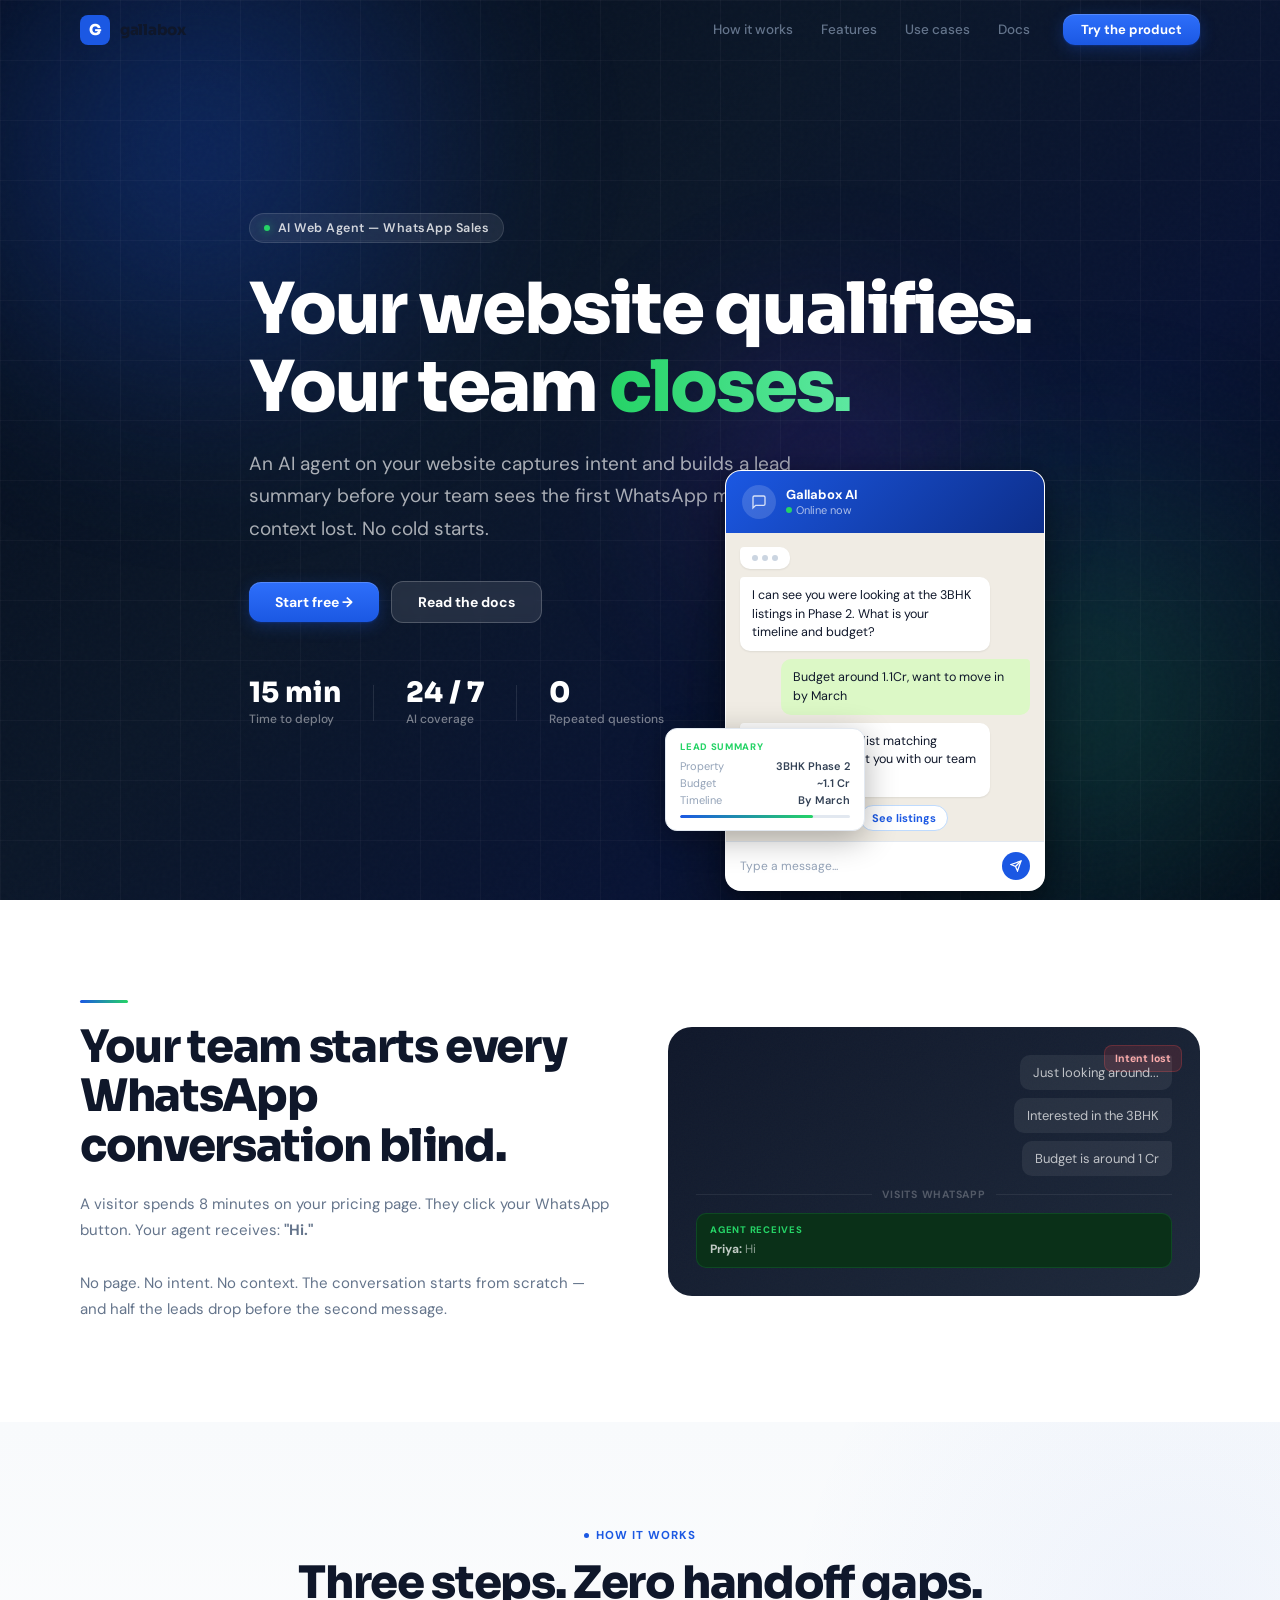
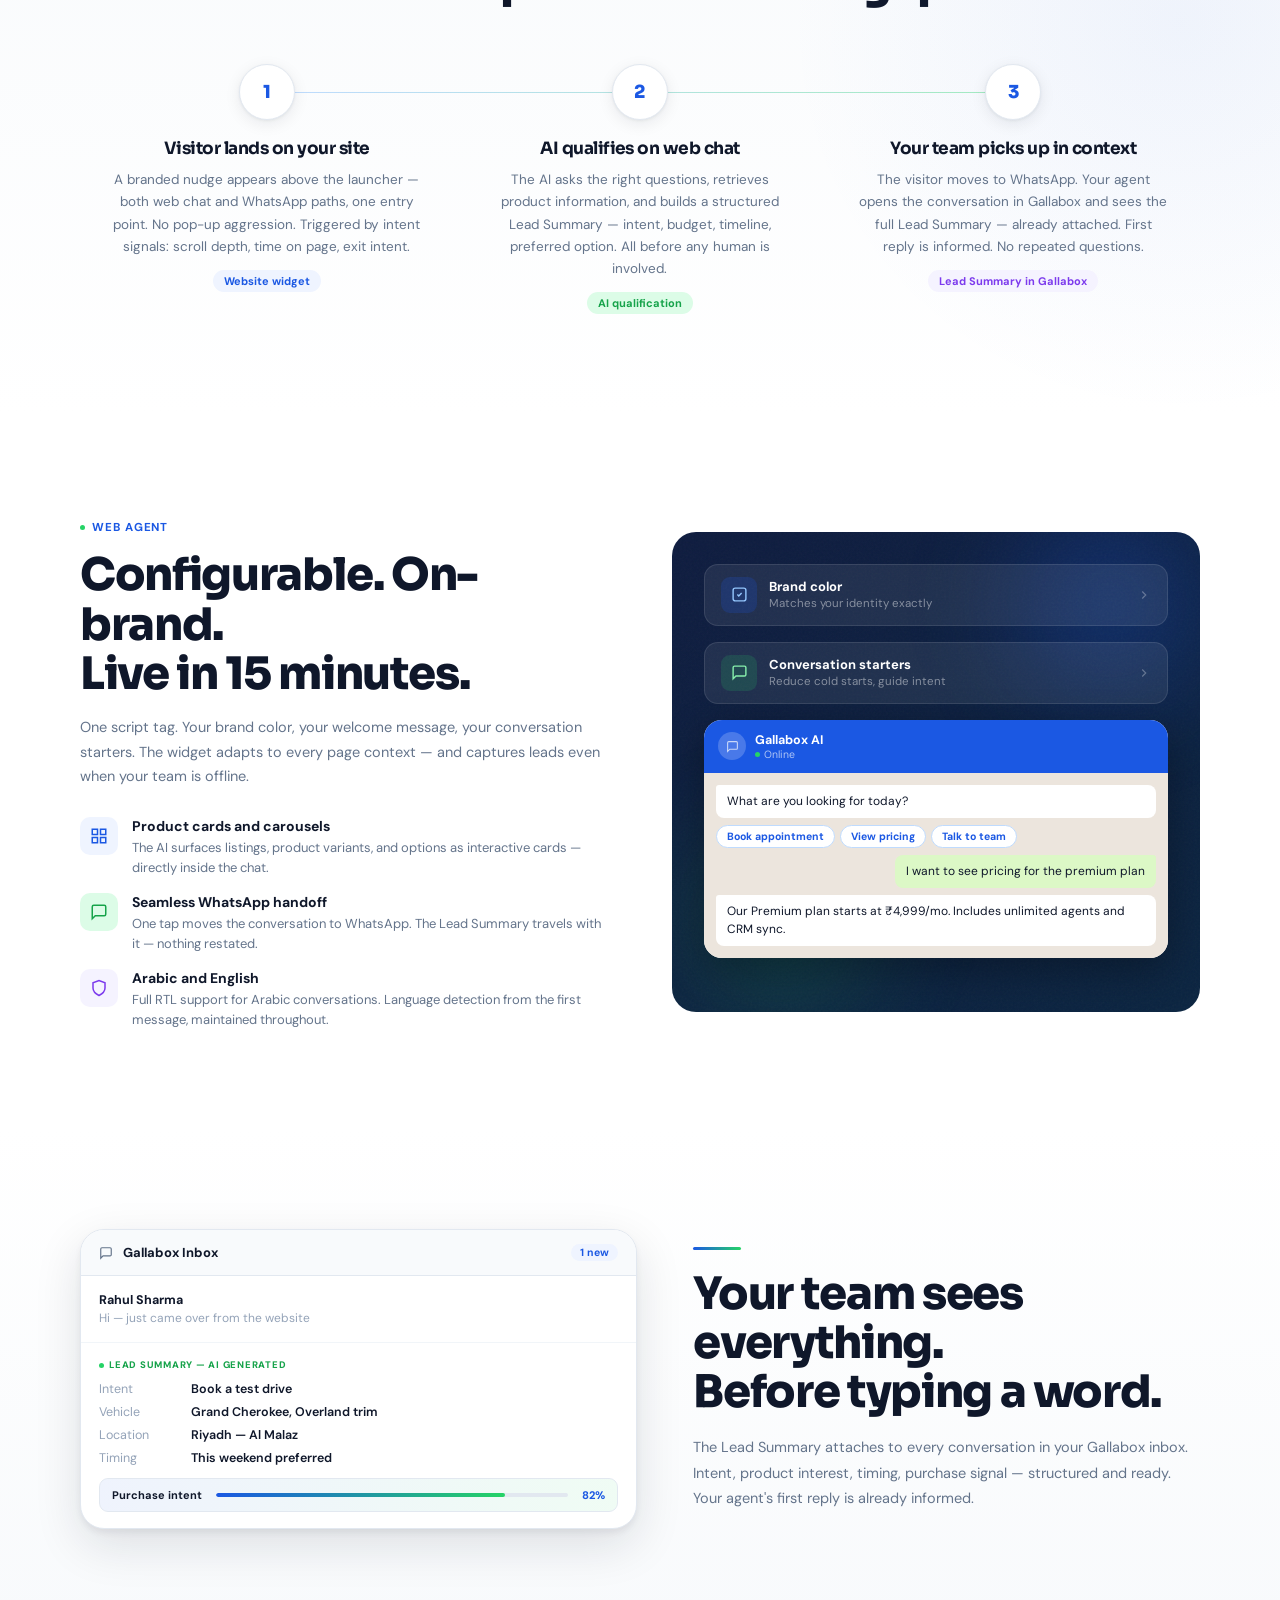
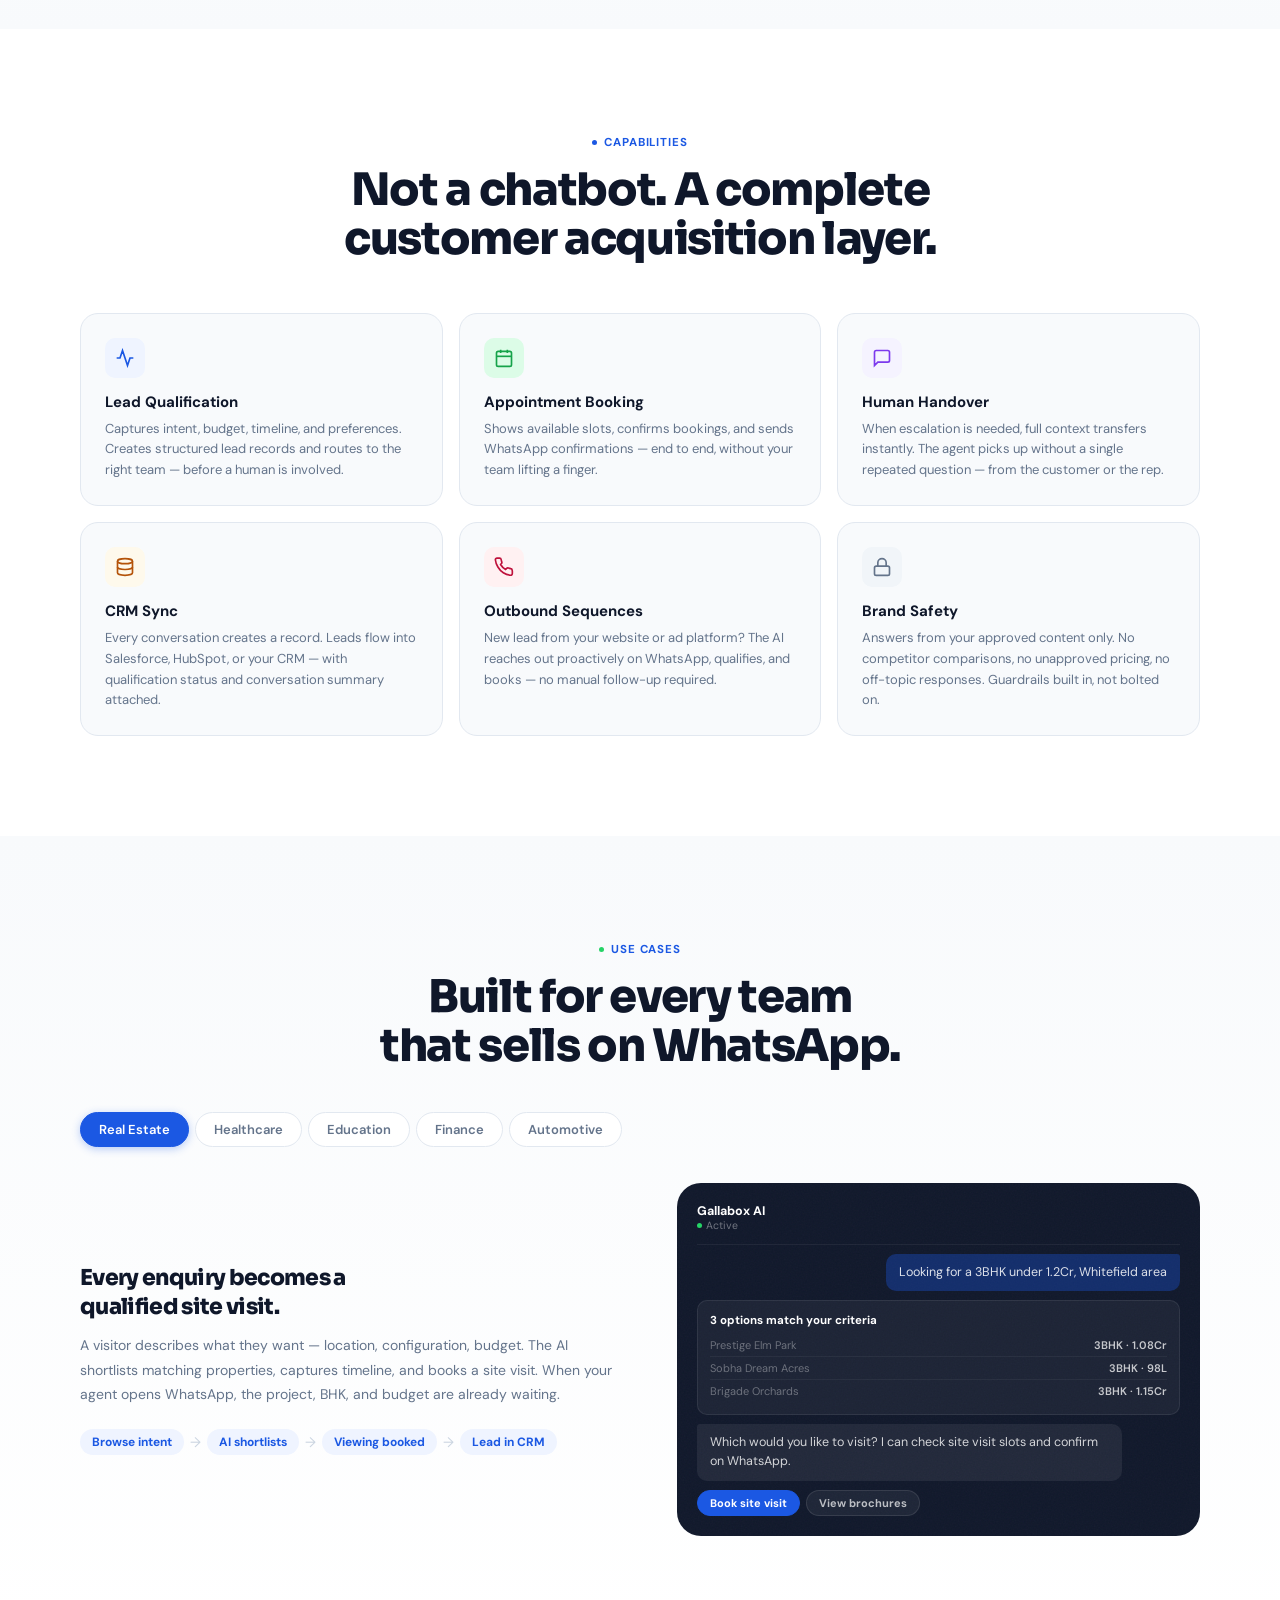
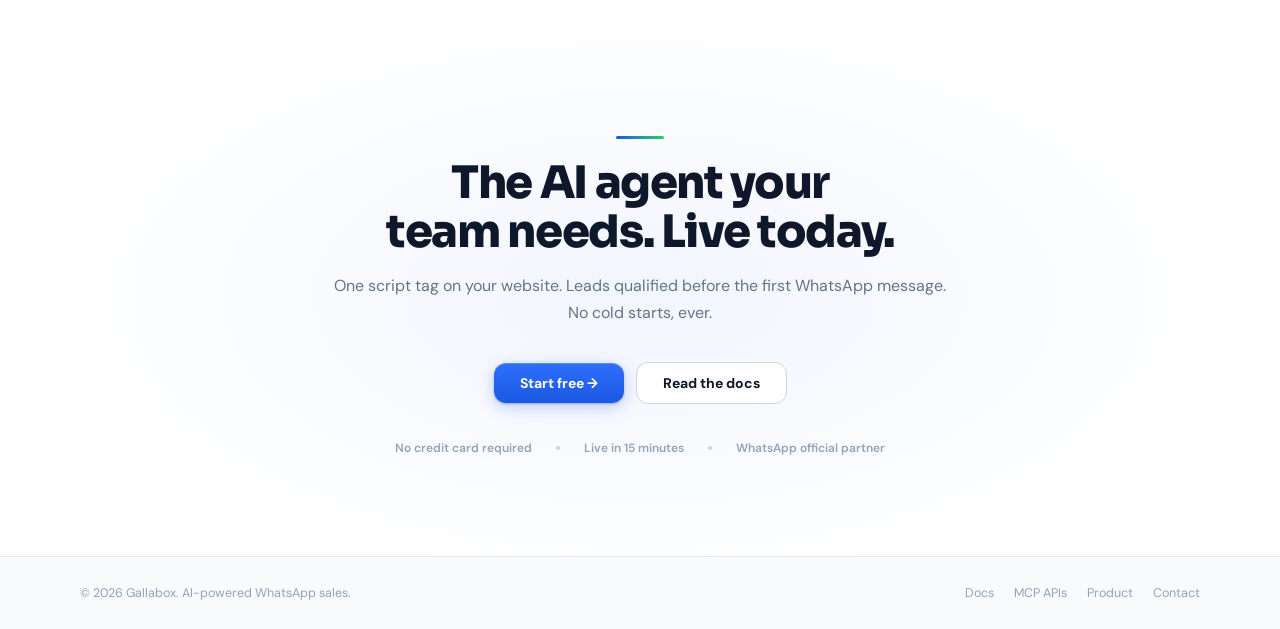
<file: index.html>
<!DOCTYPE html>
<html lang="en">
<head>
<meta charset="UTF-8">
<meta name="viewport" content="width=device-width,initial-scale=1.0">
<title>Gallabox — AI Web Agent for WhatsApp Sales</title>
<meta name="description" content="An AI agent on your website captures intent and builds a lead summary before your team sees the first message on WhatsApp.">
<link rel="preconnect" href="https://fonts.googleapis.com">
<link rel="preconnect" href="https://fonts.gstatic.com" crossorigin>
<link href="https://fonts.googleapis.com/css2?family=Sora:wght@500;600;700;800&family=DM+Sans:opsz,wght@9..40,400;9..40,500;9..40,600;9..40,700&display=swap" rel="stylesheet">
<style>
/* ── RESET & BASE ─────────────────────────────────────────── */
*,*::before,*::after{box-sizing:border-box;margin:0;padding:0}
html{scroll-behavior:smooth;-webkit-font-smoothing:antialiased}
body{font-family:'DM Sans',system-ui,sans-serif;background:#fff;color:#0F172A;overflow-x:hidden}
img,svg{display:block}
a{text-decoration:none;color:inherit}
button{font-family:inherit;cursor:pointer;border:none;outline:none}

/* ── TOKENS ───────────────────────────────────────────────── */
:root{
  --gb:#1B58E3;--gb-d:#1441C4;--gb-s:#EFF4FF;--gb-b:#BFDBFE;
  --wa:#25D366;--wa-d:#16A34A;--wa-s:#DCFCE7;--wa-b:#86EFAC;
  --ink:#0F172A;--t2:#334155;--t3:#64748B;--t4:#94A3B8;
  --n50:#F8FAFC;--n100:#F1F5F9;--n200:#E2E8F0;--n300:#CBD5E1;
  --n400:#94A3B8;--n500:#64748B;--n700:#334155;--n900:#0F172A;
  --white:#fff;
  --r-sm:8px;--r:12px;--r-lg:18px;--r-xl:24px;
  --sh:0 1px 3px rgba(15,23,42,.06),0 4px 16px rgba(15,23,42,.08);
  --sh-lg:0 4px 6px rgba(15,23,42,.06),0 16px 48px rgba(15,23,42,.12);
  --fw:1200px;
}

/* ── LAYOUT ───────────────────────────────────────────────── */
.wrap{max-width:var(--fw);margin:0 auto;padding:0 40px}
.tc{text-align:center}

/* ── TYPE ─────────────────────────────────────────────────── */
h1,h2,h3{font-family:'Sora',sans-serif;line-height:1.1;letter-spacing:-.03em;color:var(--ink)}
h1{font-size:clamp(40px,5.5vw,72px);font-weight:800}
h2{font-size:clamp(28px,3.5vw,46px);font-weight:800}
h3{font-size:20px;font-weight:700}
.lead{font-size:clamp(16px,1.6vw,19px);color:var(--t3);line-height:1.7;font-weight:400}
.label{font-size:11.5px;font-weight:700;letter-spacing:.08em;text-transform:uppercase;color:var(--gb)}

/* ── BUTTONS ──────────────────────────────────────────────── */
.btn{display:inline-flex;align-items:center;gap:8px;padding:13px 26px;border-radius:var(--r);font-size:14px;font-weight:700;transition:all .18s;line-height:1;white-space:nowrap}
.btn-p{background:linear-gradient(180deg,#2E6FFB 0%,var(--gb) 100%);color:#fff;
  box-shadow:0 1px 0 rgba(255,255,255,.18) inset,0 1px 2px rgba(20,65,196,.32),0 4px 16px rgba(27,88,227,.28)}
.btn-p:hover{background:linear-gradient(180deg,var(--gb) 0%,var(--gb-d) 100%);transform:translateY(-1px);
  box-shadow:0 1px 0 rgba(255,255,255,.18) inset,0 2px 8px rgba(20,65,196,.36),0 8px 24px rgba(27,88,227,.3)}
.btn-g{background:rgba(255,255,255,.1);color:#fff;border:1px solid rgba(255,255,255,.2);backdrop-filter:blur(4px)}
.btn-g:hover{background:rgba(255,255,255,.18)}
.btn-o{background:#fff;color:var(--ink);border:1.5px solid var(--n300)}
.btn-o:hover{border-color:var(--gb);color:var(--gb)}
.btn-sm{padding:9px 18px;font-size:13px}
.btn-wa{background:var(--wa);color:#fff;box-shadow:0 1px 2px rgba(37,211,102,.3),0 4px 16px rgba(37,211,102,.2)}
.btn-wa:hover{background:var(--wa-d);transform:translateY(-1px)}

/* ── SCROLL REVEAL ────────────────────────────────────────── */
.rv{opacity:0;transform:translateY(24px);transition:opacity .65s ease,transform .65s ease}
.rv.vis{opacity:1;transform:none}
.rv-l{opacity:0;transform:translateX(-20px);transition:opacity .65s ease,transform .65s ease}
.rv-l.vis{opacity:1;transform:none}
.rv-r{opacity:0;transform:translateX(20px);transition:opacity .65s ease,transform .65s ease}
.rv-r.vis{opacity:1;transform:none}
.d1{transition-delay:.08s}.d2{transition-delay:.16s}.d3{transition-delay:.24s}
.d4{transition-delay:.32s}.d5{transition-delay:.40s}.d6{transition-delay:.48s}

/* ── NAV ──────────────────────────────────────────────────── */
nav{position:fixed;top:0;left:0;right:0;z-index:900;padding:14px 0;transition:all .3s}
nav.scrolled{background:rgba(255,255,255,.92);backdrop-filter:blur(16px);border-bottom:1px solid var(--n200);padding:10px 0}
.nav-i{display:flex;align-items:center;gap:0}
.logo{display:flex;align-items:center;gap:10px;margin-right:auto}
.logo-box{width:30px;height:30px;background:var(--gb);border-radius:8px;display:flex;align-items:center;justify-content:center}
.logo-g{font-family:'Sora',sans-serif;font-size:15px;font-weight:900;color:#fff;line-height:1}
.logo-nm{font-family:'Sora',sans-serif;font-size:15px;font-weight:800;color:var(--ink);letter-spacing:-.02em}
.nav-links{display:flex;align-items:center;gap:2px;margin-right:20px}
.nav-links a{font-size:13.5px;font-weight:500;color:var(--t3);padding:6px 13px;border-radius:8px;transition:all .15s}
.nav-links a:hover{color:var(--ink);background:var(--n100)}
.nav-end{display:flex;align-items:center;gap:8px}

/* ── HERO ─────────────────────────────────────────────────── */
.hero{min-height:100vh;display:flex;flex-direction:column;justify-content:center;position:relative;overflow:hidden;padding:120px 0 80px}
/* Dark gradient background */
.hero::before{content:'';position:absolute;inset:0;background:linear-gradient(135deg,#030B1A 0%,#0A1628 40%,#071233 70%,#030B1A 100%);z-index:0}
/* Mesh gradient blobs */
.hero-blob1{position:absolute;width:700px;height:700px;border-radius:50%;background:radial-gradient(circle,rgba(27,88,227,.35) 0%,transparent 70%);top:-200px;left:-150px;filter:blur(60px);pointer-events:none}
.hero-blob2{position:absolute;width:600px;height:600px;border-radius:50%;background:radial-gradient(circle,rgba(37,211,102,.2) 0%,transparent 70%);bottom:-100px;right:-100px;filter:blur(80px);pointer-events:none}
.hero-blob3{position:absolute;width:400px;height:400px;border-radius:50%;background:radial-gradient(circle,rgba(124,58,237,.2) 0%,transparent 70%);top:30%;right:20%;filter:blur(70px);pointer-events:none}
/* Noise texture overlay */
.hero::after{content:'';position:absolute;inset:0;background-image:url("data:image/svg+xml,%3Csvg viewBox='0 0 256 256' xmlns='http://www.w3.org/2000/svg'%3E%3Cfilter id='n'%3E%3CfeTurbulence type='fractalNoise' baseFrequency='0.9' numOctaves='4' stitchTiles='stitch'/%3E%3C/filter%3E%3Crect width='100%25' height='100%25' filter='url(%23n)' opacity='0.04'/%3E%3C/svg%3E");opacity:.6;z-index:1;pointer-events:none}
.hero>.wrap{position:relative;z-index:2}
/* Grid lines */
.hero-grid{position:absolute;inset:0;z-index:1;pointer-events:none;background-image:linear-gradient(rgba(255,255,255,.03) 1px,transparent 1px),linear-gradient(90deg,rgba(255,255,255,.03) 1px,transparent 1px);background-size:60px 60px}
.hero-content{max-width:820px}
.hero-tag{display:inline-flex;align-items:center;gap:8px;padding:6px 14px;background:rgba(255,255,255,.08);border:1px solid rgba(255,255,255,.12);border-radius:20px;margin-bottom:28px}
.hero-tag-dot{width:6px;height:6px;border-radius:50%;background:var(--wa);box-shadow:0 0 8px rgba(37,211,102,.6)}
.hero-tag-txt{font-size:12.5px;font-weight:600;color:rgba(255,255,255,.8);letter-spacing:.04em}
.hero h1{color:#fff;margin-bottom:22px}
.hero h1 em{font-style:normal;background:linear-gradient(90deg,var(--wa) 0%,#5DE8A0 100%);-webkit-background-clip:text;-webkit-text-fill-color:transparent}
.hero .lead{color:rgba(255,255,255,.65);max-width:580px;margin-bottom:36px}
.hero-ctas{display:flex;align-items:center;gap:12px;flex-wrap:wrap}
.hero-stat-row{display:flex;align-items:center;gap:32px;margin-top:56px;flex-wrap:wrap}
.h-stat{}
.h-stat-val{font-family:'Sora',sans-serif;font-size:28px;font-weight:800;color:#fff;line-height:1}
.h-stat-lbl{font-size:12px;color:rgba(255,255,255,.45);margin-top:4px;font-weight:500}
.h-stat-div{width:1px;height:36px;background:rgba(255,255,255,.1)}
/* Hero visual — floating widget preview */
.hero-vis{position:absolute;right:3%;top:50%;transform:translateY(-50%);z-index:3;width:320px}
.hv-widget{background:#fff;border-radius:16px;box-shadow:0 24px 64px rgba(0,0,0,.45),0 4px 16px rgba(0,0,0,.25);overflow:hidden;border:1px solid rgba(255,255,255,.1)}
.hv-top{background:linear-gradient(135deg,#1B58E3 0%,#0D2E8A 100%);padding:14px 16px;display:flex;align-items:center;gap:10px}
.hv-av{width:34px;height:34px;border-radius:50%;background:rgba(255,255,255,.15);display:flex;align-items:center;justify-content:center;flex-shrink:0}
.hv-name{font-size:13px;font-weight:700;color:#fff}
.hv-st{font-size:11px;color:rgba(255,255,255,.65);display:flex;align-items:center;gap:4px}
.hv-dot-g{width:6px;height:6px;border-radius:50%;background:var(--wa)}
.hv-body{padding:14px 14px 10px;background:#f0ece4;display:flex;flex-direction:column;gap:8px}
.hv-msg{font-size:12.5px;line-height:1.5;padding:9px 12px;border-radius:10px;max-width:86%}
.hv-msg.b{background:#fff;color:#0F172A;border-radius:4px 10px 10px 10px;box-shadow:0 1px 2px rgba(0,0,0,.08)}
.hv-msg.u{background:#DCF8C6;color:#0F172A;border-radius:10px 4px 10px 10px;align-self:flex-end}
.hv-btns{display:flex;gap:6px;flex-wrap:wrap}
.hv-btn{font-size:11px;font-weight:700;padding:5px 11px;border-radius:20px;border:1.5px solid var(--gb-b);color:var(--gb);background:#fff}
.hv-think{display:flex;gap:4px;align-items:center;padding:8px 12px;background:#fff;border-radius:4px 10px 10px 10px;width:fit-content;box-shadow:0 1px 2px rgba(0,0,0,.08)}
.hv-think span{width:6px;height:6px;border-radius:50%;background:var(--n300);animation:think 1.2s ease-in-out infinite}
.hv-think span:nth-child(2){animation-delay:.2s}
.hv-think span:nth-child(3){animation-delay:.4s}
@keyframes think{0%,60%,100%{opacity:.3;transform:scale(.9)}30%{opacity:1;transform:scale(1.1)}}
.hv-inp{padding:10px 14px;background:#fff;display:flex;align-items:center;gap:8px;border-top:1px solid var(--n200)}
.hv-inp-txt{flex:1;font-size:12px;color:var(--n400)}
.hv-send{width:28px;height:28px;border-radius:50%;background:var(--gb);display:flex;align-items:center;justify-content:center}
/* Floating lead badge */
.hv-lead{position:absolute;left:-60px;bottom:60px;background:#fff;border-radius:12px;padding:12px 14px;box-shadow:0 8px 32px rgba(0,0,0,.3);border:1px solid var(--n200);width:200px}
.hvl-label{font-size:9.5px;font-weight:800;text-transform:uppercase;letter-spacing:.07em;color:var(--wa);margin-bottom:6px}
.hvl-row{display:flex;justify-content:space-between;font-size:11px;margin-bottom:3px}
.hvl-key{color:var(--t4)}
.hvl-val{font-weight:600;color:var(--t2)}
.hvl-bar{height:3px;background:var(--n200);border-radius:2px;margin-top:8px;overflow:hidden}
.hvl-fill{height:100%;background:linear-gradient(90deg,var(--gb),var(--wa));width:78%;border-radius:2px}

/* ── PAIN SECTION ─────────────────────────────────────────── */
.pain-sec{padding:100px 0;background:#fff}
.pain-g{display:grid;grid-template-columns:1fr 1fr;gap:56px;align-items:center}
.pain-label{color:var(--t4);font-size:12px;font-weight:700;text-transform:uppercase;letter-spacing:.08em;margin-bottom:14px}
.pain-h{margin-bottom:20px}
.pain-body{font-size:15px;color:var(--t3);line-height:1.75}
.pain-vis{background:linear-gradient(145deg,#0F172A 0%,#1E293B 100%);border-radius:var(--r-xl);padding:28px;position:relative;overflow:hidden}
.pain-vis::before{content:'';position:absolute;inset:0;background:url("data:image/svg+xml,%3Csvg viewBox='0 0 200 200' xmlns='http://www.w3.org/2000/svg'%3E%3Cfilter id='n'%3E%3CfeTurbulence type='fractalNoise' baseFrequency='.8' numOctaves='3'/%3E%3C/filter%3E%3Crect width='100%25' height='100%25' filter='url(%23n)' opacity='.04'/%3E%3C/svg%3E");opacity:.5}
.pain-conv{display:flex;flex-direction:column;gap:8px;position:relative;z-index:1}
.pc-msg{font-size:13px;padding:9px 13px;border-radius:10px;max-width:75%}
.pc-msg.u{background:rgba(255,255,255,.07);color:rgba(255,255,255,.7);border-radius:10px 3px 10px 10px;align-self:flex-end}
.pc-msg.a{background:rgba(27,88,227,.25);color:rgba(255,255,255,.85);border-radius:3px 10px 10px 10px}
.pain-divider{display:flex;align-items:center;gap:10px;margin:12px 0;position:relative;z-index:1}
.pain-div-line{flex:1;height:1px;background:rgba(255,255,255,.07)}
.pain-div-txt{font-size:10.5px;font-weight:700;color:rgba(255,255,255,.25);text-transform:uppercase;letter-spacing:.07em;white-space:nowrap}
.pc-wa{background:#0A3018;border:1px solid rgba(37,211,102,.15);border-radius:10px;padding:10px 13px;position:relative;z-index:1}
.pc-wa-badge{font-size:9.5px;font-weight:800;color:var(--wa);text-transform:uppercase;letter-spacing:.08em;margin-bottom:5px}
.pc-wa-msg{font-size:12px;color:rgba(255,255,255,.5)}
.pc-wa-msg strong{color:rgba(255,255,255,.75)}
.pain-lost{position:absolute;top:18px;right:18px;background:rgba(239,68,68,.15);border:1px solid rgba(239,68,68,.25);border-radius:8px;padding:6px 10px;font-size:10.5px;font-weight:700;color:#FCA5A5}

/* ── HOW IT WORKS ─────────────────────────────────────────── */
.how-sec{padding:100px 0;background:linear-gradient(180deg,var(--n50) 0%,#fff 100%);position:relative;overflow:hidden}
.how-sec::before{content:'';position:absolute;top:-200px;right:-300px;width:800px;height:800px;border-radius:50%;background:radial-gradient(circle,rgba(27,88,227,.05) 0%,transparent 70%)}
.how-steps{display:grid;grid-template-columns:repeat(3,1fr);gap:0;margin-top:56px;position:relative}
.how-steps::before{content:'';position:absolute;top:28px;left:calc(16.67% + 12px);right:calc(16.67% + 12px);height:1px;background:linear-gradient(90deg,var(--gb-b),rgba(37,211,102,.4));z-index:0}
.how-step{position:relative;z-index:1;text-align:center;padding:0 32px}
.hw-num{width:56px;height:56px;border-radius:50%;background:#fff;border:1.5px solid var(--n200);display:flex;align-items:center;justify-content:center;margin:0 auto 20px;box-shadow:var(--sh)}
.hw-num-inner{font-family:'Sora',sans-serif;font-size:18px;font-weight:800;color:var(--gb)}
.hw-title{font-size:17px;font-weight:700;color:var(--ink);margin-bottom:10px}
.hw-body{font-size:13.5px;color:var(--t3);line-height:1.65}
.hw-badge{display:inline-flex;align-items:center;gap:5px;margin-top:12px;padding:4px 11px;border-radius:20px;font-size:11px;font-weight:700}
.hw-badge.web{background:var(--gb-s);color:var(--gb)}
.hw-badge.wa{background:var(--wa-s);color:var(--wa-d)}
.hw-badge.sum{background:#F5F3FF;color:#7C3AED}

/* ── WIDGET SECTION ───────────────────────────────────────── */
.widget-sec{padding:100px 0;background:#fff}
.widget-g{display:grid;grid-template-columns:1fr 1fr;gap:64px;align-items:center}
.wg-feat-list{display:flex;flex-direction:column;gap:16px;margin-top:28px}
.wf-item{display:flex;align-items:flex-start;gap:14px}
.wf-ic{width:38px;height:38px;border-radius:10px;display:flex;align-items:center;justify-content:center;flex-shrink:0}
.wf-title{font-size:14px;font-weight:700;color:var(--ink);margin-bottom:3px}
.wf-body{font-size:13px;color:var(--t3);line-height:1.5}
/* Widget preview */
.widget-preview{background:linear-gradient(145deg,#0D1B3E 0%,#0A2440 100%);border-radius:var(--r-xl);padding:32px;position:relative;overflow:hidden;min-height:480px}
.wp-blob{position:absolute;width:300px;height:300px;border-radius:50%;background:radial-gradient(circle,rgba(27,88,227,.3) 0%,transparent 70%);filter:blur(40px)}
.wp-blob.b1{top:-80px;right:-60px}
.wp-blob.b2{bottom:-60px;left:-40px;background:radial-gradient(circle,rgba(37,211,102,.2) 0%,transparent 70%)}
.wp-noise{position:absolute;inset:0;background:url("data:image/svg+xml,%3Csvg viewBox='0 0 256 256' xmlns='http://www.w3.org/2000/svg'%3E%3Cfilter id='n'%3E%3CfeTurbulence type='fractalNoise' baseFrequency='0.9' numOctaves='4'/%3E%3C/filter%3E%3Crect width='100%25' height='100%25' filter='url(%23n)' opacity='.04'/%3E%3C/svg%3E");pointer-events:none}
.wp-inner{position:relative;z-index:2;display:flex;flex-direction:column;align-items:center;gap:16px}
.wp-pill{background:rgba(255,255,255,.08);border:1px solid rgba(255,255,255,.1);border-radius:14px;padding:12px 16px;width:100%;display:flex;align-items:center;gap:12px}
.wp-pill-ic{width:36px;height:36px;border-radius:9px;display:flex;align-items:center;justify-content:center;flex-shrink:0}
.wp-pill-nm{font-size:13px;font-weight:700;color:#fff}
.wp-pill-sub{font-size:11.5px;color:rgba(255,255,255,.45);margin-top:1px}
.wp-pill-arr{margin-left:auto;color:rgba(255,255,255,.3)}
.wp-chat-box{background:#fff;border-radius:var(--r-lg);overflow:hidden;width:100%;box-shadow:0 12px 40px rgba(0,0,0,.3)}
.wpc-hd{background:var(--gb);padding:12px 14px;display:flex;align-items:center;gap:9px}
.wpc-av{width:28px;height:28px;border-radius:50%;background:rgba(255,255,255,.2);display:flex;align-items:center;justify-content:center}
.wpc-nm{font-size:12.5px;font-weight:700;color:#fff}
.wpc-st{font-size:10.5px;color:rgba(255,255,255,.65);display:flex;align-items:center;gap:4px}
.wpc-dot{width:5px;height:5px;border-radius:50%;background:var(--wa)}
.wpc-body{background:#ECE5DD;padding:12px;display:flex;flex-direction:column;gap:7px}
.wpc-msg{font-size:12px;padding:8px 11px;border-radius:8px;line-height:1.45}
.wpc-msg.b{background:#fff;border-radius:3px 8px 8px 8px;color:var(--ink)}
.wpc-msg.u{background:#DCF8C6;border-radius:8px 3px 8px 8px;align-self:flex-end;color:var(--ink)}
.wpc-btns{display:flex;gap:5px;flex-wrap:wrap}
.wpc-btn{font-size:10.5px;font-weight:700;padding:4px 10px;border-radius:20px;background:#fff;color:var(--gb);border:1.5px solid var(--gb-b)}

/* ── LEAD SUMMARY ─────────────────────────────────────────── */
.summary-sec{padding:100px 0;background:linear-gradient(180deg,#fff 0%,var(--n50) 100%);position:relative}
.sum-g{display:grid;grid-template-columns:1.1fr 1fr;gap:56px;align-items:center}
.sum-inbox{background:#fff;border-radius:var(--r-xl);box-shadow:var(--sh-lg);overflow:hidden;border:1px solid var(--n200)}
.si-hd{background:var(--n50);border-bottom:1px solid var(--n200);padding:14px 18px;display:flex;align-items:center;gap:10px}
.si-title{font-size:13px;font-weight:700;color:var(--ink)}
.si-badge{font-size:10.5px;font-weight:700;padding:2px 9px;border-radius:20px;background:var(--gb-s);color:var(--gb);margin-left:auto}
.si-thread{padding:16px 18px;border-bottom:1px solid var(--n100)}
.si-from{font-size:12.5px;font-weight:700;color:var(--ink);margin-bottom:2px}
.si-preview{font-size:12px;color:var(--t4)}
.si-sum{padding:16px 18px}
.si-sum-lbl{font-size:9.5px;font-weight:800;text-transform:uppercase;letter-spacing:.08em;color:var(--wa-d);margin-bottom:10px;display:flex;align-items:center;gap:5px}
.si-sum-dot{width:5px;height:5px;border-radius:50%;background:var(--wa)}
.si-row{display:flex;align-items:flex-start;gap:8px;margin-bottom:7px;font-size:12.5px}
.si-key{color:var(--t4);width:84px;flex-shrink:0}
.si-val{color:var(--ink);font-weight:600}
.si-intent{display:flex;align-items:center;gap:6px;margin-top:12px;padding:9px 12px;background:linear-gradient(90deg,rgba(27,88,227,.07),rgba(37,211,102,.07));border-radius:9px;border:1px solid var(--n200)}
.si-int-lbl{font-size:11px;font-weight:700;color:var(--ink)}
.si-int-bar{flex:1;height:4px;background:var(--n200);border-radius:2px;overflow:hidden;margin:0 8px}
.si-int-fill{height:100%;background:linear-gradient(90deg,var(--gb),var(--wa));width:82%;border-radius:2px}
.si-int-pct{font-size:11px;font-weight:800;color:var(--gb)}

/* ── CAPABILITIES (condensed) ─────────────────────────────── */
.cap-sec{padding:100px 0;background:#fff}
.cap-g{display:grid;grid-template-columns:repeat(3,1fr);gap:16px;margin-top:48px}
.cap-card{background:var(--n50);border:1px solid var(--n200);border-radius:var(--r-lg);padding:24px;transition:all .2s;position:relative;overflow:hidden}
.cap-card::before{content:'';position:absolute;top:0;left:0;right:0;height:2px;background:linear-gradient(90deg,var(--gb),var(--wa));transform:scaleX(0);transform-origin:left;transition:transform .3s}
.cap-card:hover::before{transform:scaleX(1)}
.cap-card:hover{box-shadow:var(--sh-lg);border-color:var(--gb-b);transform:translateY(-2px)}
.cap-ic{width:40px;height:40px;border-radius:10px;display:flex;align-items:center;justify-content:center;margin-bottom:14px}
.cap-title{font-size:15px;font-weight:700;color:var(--ink);margin-bottom:7px}
.cap-body{font-size:13px;color:var(--t3);line-height:1.6}

/* ── INDUSTRIES ───────────────────────────────────────────── */
.ind-sec{padding:100px 0;background:linear-gradient(180deg,var(--n50) 0%,#fff 100%)}
.ind-tabs{display:flex;gap:6px;margin-top:40px;margin-bottom:36px;flex-wrap:wrap}
.ind-tab{font-size:13px;font-weight:600;padding:8px 18px;border-radius:20px;border:1.5px solid var(--n200);background:#fff;color:var(--t3);cursor:pointer;transition:all .18s}
.ind-tab:hover{border-color:var(--gb);color:var(--gb)}
.ind-tab.on{background:var(--gb);color:#fff;border-color:var(--gb);box-shadow:0 2px 8px rgba(27,88,227,.3)}
.ind-panel{display:none}
.ind-panel.on{display:grid;grid-template-columns:1.05fr 1fr;gap:48px;align-items:center}
.ip-content{}
.ip-title{font-size:22px;font-weight:800;color:var(--ink);margin-bottom:12px;line-height:1.3}
.ip-body{font-size:14px;color:var(--t3);line-height:1.75;margin-bottom:22px}
.ip-flow{display:flex;align-items:center;gap:6px;flex-wrap:wrap}
.if-step{font-size:12px;font-weight:700;padding:5px 12px;border-radius:20px;background:var(--gb-s);color:var(--gb)}
.if-arr{color:var(--n300);font-size:14px}
.ip-chat{background:#0F172A;border-radius:var(--r-xl);padding:20px;display:flex;flex-direction:column;gap:9px;position:relative;overflow:hidden}
.ip-chat::before{content:'';position:absolute;inset:0;background:url("data:image/svg+xml,%3Csvg viewBox='0 0 256 256' xmlns='http://www.w3.org/2000/svg'%3E%3Cfilter id='n'%3E%3CfeTurbulence type='fractalNoise' baseFrequency='0.9' numOctaves='3'/%3E%3C/filter%3E%3Crect width='100%25' height='100%25' filter='url(%23n)' opacity='.04'/%3E%3C/svg%3E")}
.ip-chat-hd{display:flex;align-items:center;gap:8px;padding-bottom:12px;border-bottom:1px solid rgba(255,255,255,.06);position:relative;z-index:1}
.ip-ag-nm{font-size:12.5px;font-weight:700;color:#fff}
.ip-ag-st{font-size:10.5px;color:rgba(255,255,255,.4);display:flex;align-items:center;gap:4px}
.ip-st-dot{width:5px;height:5px;border-radius:50%;background:var(--wa)}
.ip-msg{font-size:12.5px;line-height:1.55;padding:9px 13px;border-radius:10px;max-width:88%;position:relative;z-index:1}
.ip-msg.b{background:rgba(255,255,255,.07);color:rgba(255,255,255,.8);border-radius:3px 10px 10px 10px}
.ip-msg.u{background:rgba(27,88,227,.35);color:rgba(255,255,255,.85);border-radius:10px 3px 10px 10px;align-self:flex-end}
.ip-msg.g{background:rgba(37,211,102,.12);color:rgba(255,255,255,.75);border-radius:3px 10px 10px 10px}
.ip-btns{display:flex;gap:6px;flex-wrap:wrap;position:relative;z-index:1}
.ip-btn{font-size:11px;font-weight:700;padding:5px 12px;border-radius:20px;background:rgba(255,255,255,.06);color:rgba(255,255,255,.7);border:1px solid rgba(255,255,255,.1);cursor:pointer}
.ip-btn.p{background:var(--gb);color:#fff;border-color:var(--gb)}
/* Card style for structured data */
.ip-card{background:rgba(255,255,255,.05);border:1px solid rgba(255,255,255,.08);border-radius:10px;padding:12px;position:relative;z-index:1}
.ipc-title{font-size:11.5px;font-weight:700;color:#fff;margin-bottom:6px}
.ipc-row{display:flex;justify-content:space-between;font-size:11px;padding:4px 0;border-bottom:1px solid rgba(255,255,255,.05)}
.ipc-row:last-child{border-bottom:none}
.ipc-k{color:rgba(255,255,255,.35)}
.ipc-v{color:rgba(255,255,255,.75);font-weight:600}

/* ── ENTERPRISE ───────────────────────────────────────────── */
.ent-sec{padding:100px 0;background:linear-gradient(135deg,#030B1A 0%,#0A1628 50%,#071233 100%);position:relative;overflow:hidden}
.ent-sec::before{content:'';position:absolute;top:-200px;left:-200px;width:700px;height:700px;border-radius:50%;background:radial-gradient(circle,rgba(27,88,227,.2) 0%,transparent 70%);filter:blur(60px)}
.ent-sec::after{content:'';position:absolute;bottom:-100px;right:-100px;width:500px;height:500px;border-radius:50%;background:radial-gradient(circle,rgba(37,211,102,.15) 0%,transparent 70%);filter:blur(60px)}
.ent-noise{position:absolute;inset:0;background:url("data:image/svg+xml,%3Csvg viewBox='0 0 256 256' xmlns='http://www.w3.org/2000/svg'%3E%3Cfilter id='n'%3E%3CfeTurbulence type='fractalNoise' baseFrequency='0.9' numOctaves='4'/%3E%3C/filter%3E%3Crect width='100%25' height='100%25' filter='url(%23n)' opacity='.04'/%3E%3C/svg%3E");pointer-events:none}
.ent-g{display:grid;grid-template-columns:1fr 1fr;gap:64px;align-items:start;position:relative;z-index:1}
.ent-label{font-size:11.5px;font-weight:700;letter-spacing:.08em;text-transform:uppercase;color:rgba(255,255,255,.4);margin-bottom:14px}
.ent-h{color:#fff;margin-bottom:18px}
.ent-body{font-size:15px;color:rgba(255,255,255,.55);line-height:1.7;margin-bottom:32px}
.sla-row{display:flex;gap:0;background:rgba(255,255,255,.04);border:1px solid rgba(255,255,255,.07);border-radius:var(--r-lg);overflow:hidden;margin-bottom:28px}
.sla-item{flex:1;padding:20px;text-align:center;border-right:1px solid rgba(255,255,255,.07)}
.sla-item:last-child{border-right:none}
.sla-val{font-family:'Sora',sans-serif;font-size:24px;font-weight:800;color:#fff;line-height:1}
.sla-lbl{font-size:10.5px;font-weight:600;color:rgba(255,255,255,.35);margin-top:5px;text-transform:uppercase;letter-spacing:.06em}
.comp-row{display:flex;gap:8px;flex-wrap:wrap}
.comp-pill{padding:6px 14px;border-radius:20px;background:rgba(255,255,255,.06);border:1px solid rgba(255,255,255,.1);font-size:12px;font-weight:700;color:rgba(255,255,255,.6)}
.comp-pill.hi{background:rgba(37,211,102,.1);border-color:rgba(37,211,102,.2);color:rgba(37,211,102,.8)}
/* Right: admin grid */
.ent-admin{background:rgba(255,255,255,.03);border:1px solid rgba(255,255,255,.07);border-radius:var(--r-xl);overflow:hidden}
.ea-hd{padding:14px 18px;border-bottom:1px solid rgba(255,255,255,.06);font-size:11px;font-weight:700;text-transform:uppercase;letter-spacing:.08em;color:rgba(255,255,255,.3)}
.ea-grid{display:grid;grid-template-columns:1fr 1fr}
.ea-item{padding:16px 18px;border-bottom:1px solid rgba(255,255,255,.04);border-right:1px solid rgba(255,255,255,.04);display:flex;align-items:flex-start;gap:11px}
.ea-item:nth-child(even){border-right:none}
.ea-item:nth-last-child(-n+2){border-bottom:none}
.ea-dot{width:6px;height:6px;border-radius:50%;background:var(--gb);flex-shrink:0;margin-top:5px}
.ea-dot.g{background:var(--wa)}
.ea-nm{font-size:12.5px;font-weight:700;color:rgba(255,255,255,.75);margin-bottom:2px}
.ea-sub{font-size:11.5px;color:rgba(255,255,255,.3);line-height:1.4}

/* ── CTA ──────────────────────────────────────────────────── */
.cta-sec{padding:100px 0;background:#fff;position:relative;overflow:hidden}
.cta-sec::before{content:'';position:absolute;top:50%;left:50%;transform:translate(-50%,-50%);width:1200px;height:600px;background:radial-gradient(ellipse,rgba(27,88,227,.06) 0%,transparent 70%)}
.cta-inner{text-align:center;max-width:620px;margin:0 auto;position:relative;z-index:1}
.cta-h{margin-bottom:16px}
.cta-sub{font-size:16px;color:var(--t3);line-height:1.65;margin-bottom:36px}
.cta-btns{display:flex;justify-content:center;align-items:center;gap:12px;flex-wrap:wrap}
.trust-row{display:flex;justify-content:center;align-items:center;gap:24px;margin-top:36px;flex-wrap:wrap}
.trust-item{font-size:12px;font-weight:600;color:var(--t4);display:flex;align-items:center;gap:5px}
.trust-dot{width:4px;height:4px;border-radius:50%;background:var(--n300)}

/* ── FOOTER ───────────────────────────────────────────────── */
footer{background:var(--n50);border-top:1px solid var(--n200);padding:28px 0}
.ft-inner{display:flex;align-items:center;justify-content:space-between;flex-wrap:wrap;gap:12px}
.ft-copy{font-size:12.5px;color:var(--t4)}
.ft-links{display:flex;gap:20px}
.ft-links a{font-size:12.5px;color:var(--t4);transition:color .15s}
.ft-links a:hover{color:var(--ink)}

/* ── HELPERS ──────────────────────────────────────────────── */
.section-label{display:inline-flex;align-items:center;gap:7px;font-size:11.5px;font-weight:700;letter-spacing:.08em;text-transform:uppercase;color:var(--gb);margin-bottom:16px}
.label-dot{width:5px;height:5px;border-radius:50%;background:var(--gb)}
.label-dot.g{background:var(--wa)}
.divider{width:48px;height:3px;background:linear-gradient(90deg,var(--gb),var(--wa));border-radius:2px;margin-bottom:20px}

/* ── RESPONSIVE ───────────────────────────────────────────── */
@media(max-width:900px){
  .wrap{padding:0 20px}
  .hero-vis{display:none}
  .pain-g,.widget-g,.sum-g,.ent-g{grid-template-columns:1fr}
  .how-steps{grid-template-columns:1fr;gap:32px}
  .how-steps::before{display:none}
  .cap-g{grid-template-columns:1fr 1fr}
  .ind-panel.on{grid-template-columns:1fr}
  .ea-grid{grid-template-columns:1fr}
  .ea-item:nth-child(even){border-right:none}
  .ft-inner{flex-direction:column;text-align:center}
}
@media(max-width:600px){
  .cap-g{grid-template-columns:1fr}
  .nav-links{display:none}
  .hero-stat-row{gap:20px}
  .hero-ctas{flex-direction:column;align-items:flex-start}
}
</style>
</head>
<body>

<!-- ── NAV ── -->
<nav id="nav">
  <div class="wrap">
    <div class="nav-i">
      <a href="index.html" class="logo">
        <div class="logo-box"><span class="logo-g">G</span></div>
        <span class="logo-nm">gallabox</span>
      </a>
      <div class="nav-links">
        <a href="#how">How it works</a>
        <a href="#capabilities">Features</a>
        <a href="#industries">Use cases</a>
        <a href="gallabox-docs.html">Docs</a>
      </div>
      <div class="nav-end">
        <a href="gallabox-web-empty.html" class="btn btn-p btn-sm">Try the product</a>
      </div>
    </div>
  </div>
</nav>

<!-- ── HERO ── -->
<section class="hero" id="hero">
  <div class="hero-blob1"></div>
  <div class="hero-blob2"></div>
  <div class="hero-blob3"></div>
  <div class="hero-grid"></div>
  <div class="wrap">
    <div class="hero-content">
      <div class="hero-tag rv">
        <div class="hero-tag-dot"></div>
        <span class="hero-tag-txt">AI Web Agent — WhatsApp Sales</span>
      </div>
      <h1 class="rv d1">Your website qualifies.<br>Your team <em>closes.</em></h1>
      <p class="lead rv d2">An AI agent on your website captures intent and builds a lead summary before your team sees the first WhatsApp message. No context lost. No cold starts.</p>
      <div class="hero-ctas rv d3">
        <a href="gallabox-web-empty.html" class="btn btn-p">Start free &rarr;</a>
        <a href="gallabox-docs.html" class="btn btn-g">Read the docs</a>
      </div>
      <div class="hero-stat-row">
        <div class="h-stat rv d4">
          <div class="h-stat-val">15 min</div>
          <div class="h-stat-lbl">Time to deploy</div>
        </div>
        <div class="h-stat-div rv d4"></div>
        <div class="h-stat rv d5">
          <div class="h-stat-val">24 / 7</div>
          <div class="h-stat-lbl">AI coverage</div>
        </div>
        <div class="h-stat-div rv d5"></div>
        <div class="h-stat rv d6">
          <div class="h-stat-val">0</div>
          <div class="h-stat-lbl">Repeated questions</div>
        </div>
      </div>
    </div>

    <!-- Floating widget -->
    <div class="hero-vis rv d2">
      <div class="hv-widget">
        <div class="hv-top">
          <div class="hv-av">
            <svg width="16" height="16" viewBox="0 0 24 24" fill="none" stroke="rgba(255,255,255,.8)" stroke-width="2"><path d="M21 15a2 2 0 0 1-2 2H7l-4 4V5a2 2 0 0 1 2-2h14a2 2 0 0 1 2 2z"/></svg>
          </div>
          <div>
            <div class="hv-name">Gallabox AI</div>
            <div class="hv-st"><span class="hv-dot-g"></span>Online now</div>
          </div>
        </div>
        <div class="hv-body">
          <div class="hv-think">
            <span></span><span></span><span></span>
          </div>
          <div class="hv-msg b">I can see you were looking at the 3BHK listings in Phase 2. What is your timeline and budget?</div>
          <div class="hv-msg u">Budget around 1.1Cr, want to move in by March</div>
          <div class="hv-msg b">Got it. Let me shortlist matching options and connect you with our team on WhatsApp.</div>
          <div class="hv-btns">
            <div class="hv-btn">Open WhatsApp</div>
            <div class="hv-btn">See listings</div>
          </div>
        </div>
        <div class="hv-inp">
          <span class="hv-inp-txt">Type a message...</span>
          <div class="hv-send">
            <svg width="12" height="12" viewBox="0 0 24 24" fill="none" stroke="#fff" stroke-width="2.5"><line x1="22" y1="2" x2="11" y2="13"/><polygon points="22 2 15 22 11 13 2 9 22 2"/></svg>
          </div>
        </div>
      </div>
      <div class="hv-lead">
        <div class="hvl-label">Lead Summary</div>
        <div class="hvl-row"><span class="hvl-key">Property</span><span class="hvl-val">3BHK Phase 2</span></div>
        <div class="hvl-row"><span class="hvl-key">Budget</span><span class="hvl-val">~1.1 Cr</span></div>
        <div class="hvl-row"><span class="hvl-key">Timeline</span><span class="hvl-val">By March</span></div>
        <div class="hvl-bar"><div class="hvl-fill"></div></div>
      </div>
    </div>
  </div>
</section>

<!-- ── PAIN ── -->
<section class="pain-sec" id="pain">
  <div class="wrap">
    <div class="pain-g">
      <div class="rv-l">
        <div class="divider"></div>
        <h2 class="pain-h">Your team starts every<br>WhatsApp conversation blind.</h2>
        <p class="pain-body">A visitor spends 8 minutes on your pricing page. They click your WhatsApp button. Your agent receives: <strong>"Hi."</strong><br><br>No page. No intent. No context. The conversation starts from scratch — and half the leads drop before the second message.</p>
      </div>
      <div class="rv-r">
        <div class="pain-vis">
          <div class="pain-lost">Intent lost</div>
          <div class="pain-conv">
            <div class="pc-msg u">Just looking around...</div>
            <div class="pc-msg u">Interested in the 3BHK</div>
            <div class="pc-msg u">Budget is around 1 Cr</div>
          </div>
          <div class="pain-divider">
            <div class="pain-div-line"></div>
            <div class="pain-div-txt">Visits WhatsApp</div>
            <div class="pain-div-line"></div>
          </div>
          <div class="pc-wa">
            <div class="pc-wa-badge">Agent receives</div>
            <div class="pc-wa-msg"><strong>Priya:</strong> Hi</div>
          </div>
        </div>
      </div>
    </div>
  </div>
</section>

<!-- ── HOW IT WORKS ── -->
<section class="how-sec" id="how">
  <div class="wrap">
    <div class="tc">
      <div class="section-label rv"><span class="label-dot"></span>How it works</div>
      <h2 class="rv d1">Three steps. Zero handoff gaps.</h2>
    </div>
    <div class="how-steps">
      <div class="how-step rv d1">
        <div class="hw-num"><div class="hw-num-inner">1</div></div>
        <h3 class="hw-title">Visitor lands on your site</h3>
        <p class="hw-body">A branded nudge appears above the launcher — both web chat and WhatsApp paths, one entry point. No pop-up aggression. Triggered by intent signals: scroll depth, time on page, exit intent.</p>
        <span class="hw-badge web">Website widget</span>
      </div>
      <div class="how-step rv d2">
        <div class="hw-num"><div class="hw-num-inner">2</div></div>
        <h3 class="hw-title">AI qualifies on web chat</h3>
        <p class="hw-body">The AI asks the right questions, retrieves product information, and builds a structured Lead Summary — intent, budget, timeline, preferred option. All before any human is involved.</p>
        <span class="hw-badge wa">AI qualification</span>
      </div>
      <div class="how-step rv d3">
        <div class="hw-num"><div class="hw-num-inner">3</div></div>
        <h3 class="hw-title">Your team picks up in context</h3>
        <p class="hw-body">The visitor moves to WhatsApp. Your agent opens the conversation in Gallabox and sees the full Lead Summary — already attached. First reply is informed. No repeated questions.</p>
        <span class="hw-badge sum">Lead Summary in Gallabox</span>
      </div>
    </div>
  </div>
</section>

<!-- ── WIDGET ── -->
<section class="widget-sec" id="widget">
  <div class="wrap">
    <div class="widget-g">
      <div class="rv-l">
        <div class="section-label"><span class="label-dot g"></span>Web Agent</div>
        <h2>Configurable. On-brand.<br>Live in 15 minutes.</h2>
        <p style="margin:16px 0 0;font-size:14.5px;color:var(--t3);line-height:1.7">One script tag. Your brand color, your welcome message, your conversation starters. The widget adapts to every page context — and captures leads even when your team is offline.</p>
        <div class="wg-feat-list">
          <div class="wf-item rv d1">
            <div class="wf-ic" style="background:var(--gb-s)">
              <svg width="18" height="18" viewBox="0 0 24 24" fill="none" stroke="var(--gb)" stroke-width="2"><rect x="3" y="3" width="7" height="7"/><rect x="14" y="3" width="7" height="7"/><rect x="14" y="14" width="7" height="7"/><rect x="3" y="14" width="7" height="7"/></svg>
            </div>
            <div>
              <div class="wf-title">Product cards and carousels</div>
              <div class="wf-body">The AI surfaces listings, product variants, and options as interactive cards — directly inside the chat.</div>
            </div>
          </div>
          <div class="wf-item rv d2">
            <div class="wf-ic" style="background:var(--wa-s)">
              <svg width="18" height="18" viewBox="0 0 24 24" fill="none" stroke="var(--wa-d)" stroke-width="2"><path d="M21 15a2 2 0 0 1-2 2H7l-4 4V5a2 2 0 0 1 2-2h14a2 2 0 0 1 2 2z"/></svg>
            </div>
            <div>
              <div class="wf-title">Seamless WhatsApp handoff</div>
              <div class="wf-body">One tap moves the conversation to WhatsApp. The Lead Summary travels with it — nothing restated.</div>
            </div>
          </div>
          <div class="wf-item rv d3">
            <div class="wf-ic" style="background:#F5F3FF">
              <svg width="18" height="18" viewBox="0 0 24 24" fill="none" stroke="#7C3AED" stroke-width="2"><path d="M12 22s8-4 8-10V5l-8-3-8 3v7c0 6 8 10 8 10z"/></svg>
            </div>
            <div>
              <div class="wf-title">Arabic and English</div>
              <div class="wf-body">Full RTL support for Arabic conversations. Language detection from the first message, maintained throughout.</div>
            </div>
          </div>
        </div>
      </div>
      <div class="rv-r">
        <div class="widget-preview">
          <div class="wp-blob b1"></div>
          <div class="wp-blob b2"></div>
          <div class="wp-noise"></div>
          <div class="wp-inner">
            <div class="wp-pill">
              <div class="wp-pill-ic" style="background:rgba(27,88,227,.2)">
                <svg width="17" height="17" viewBox="0 0 24 24" fill="none" stroke="#93C5FD" stroke-width="2"><rect x="3" y="3" width="18" height="18" rx="3"/><path d="M9 12l2 2 4-4"/></svg>
              </div>
              <div>
                <div class="wp-pill-nm">Brand color</div>
                <div class="wp-pill-sub">Matches your identity exactly</div>
              </div>
              <div class="wp-pill-arr">
                <svg width="14" height="14" viewBox="0 0 24 24" fill="none" stroke="currentColor" stroke-width="2"><polyline points="9 18 15 12 9 6"/></svg>
              </div>
            </div>
            <div class="wp-pill">
              <div class="wp-pill-ic" style="background:rgba(37,211,102,.15)">
                <svg width="17" height="17" viewBox="0 0 24 24" fill="none" stroke="#86EFAC" stroke-width="2"><path d="M21 15a2 2 0 0 1-2 2H7l-4 4V5a2 2 0 0 1 2-2h14a2 2 0 0 1 2 2z"/></svg>
              </div>
              <div>
                <div class="wp-pill-nm">Conversation starters</div>
                <div class="wp-pill-sub">Reduce cold starts, guide intent</div>
              </div>
              <div class="wp-pill-arr">
                <svg width="14" height="14" viewBox="0 0 24 24" fill="none" stroke="currentColor" stroke-width="2"><polyline points="9 18 15 12 9 6"/></svg>
              </div>
            </div>
            <div class="wp-chat-box">
              <div class="wpc-hd">
                <div class="wpc-av">
                  <svg width="13" height="13" viewBox="0 0 24 24" fill="none" stroke="rgba(255,255,255,.7)" stroke-width="2"><path d="M21 15a2 2 0 0 1-2 2H7l-4 4V5a2 2 0 0 1 2-2h14a2 2 0 0 1 2 2z"/></svg>
                </div>
                <div>
                  <div class="wpc-nm">Gallabox AI</div>
                  <div class="wpc-st"><span class="wpc-dot"></span>Online</div>
                </div>
              </div>
              <div class="wpc-body">
                <div class="wpc-msg b">What are you looking for today?</div>
                <div class="wpc-btns">
                  <span class="wpc-btn">Book appointment</span>
                  <span class="wpc-btn">View pricing</span>
                  <span class="wpc-btn">Talk to team</span>
                </div>
                <div class="wpc-msg u">I want to see pricing for the premium plan</div>
                <div class="wpc-msg b">Our Premium plan starts at &#8377;4,999/mo. Includes unlimited agents and CRM sync.</div>
              </div>
            </div>
          </div>
        </div>
      </div>
    </div>
  </div>
</section>

<!-- ── LEAD SUMMARY ── -->
<section class="summary-sec" id="summary">
  <div class="wrap">
    <div class="sum-g">
      <div class="rv-l">
        <div class="sum-inbox">
          <div class="si-hd">
            <svg width="14" height="14" viewBox="0 0 24 24" fill="none" stroke="var(--t3)" stroke-width="2"><path d="M21 15a2 2 0 0 1-2 2H7l-4 4V5a2 2 0 0 1 2-2h14a2 2 0 0 1 2 2z"/></svg>
            <span class="si-title">Gallabox Inbox</span>
            <span class="si-badge">1 new</span>
          </div>
          <div class="si-thread">
            <div class="si-from">Rahul Sharma</div>
            <div class="si-preview">Hi — just came over from the website</div>
          </div>
          <div class="si-sum">
            <div class="si-sum-lbl"><span class="si-sum-dot"></span>Lead Summary — AI generated</div>
            <div class="si-row"><span class="si-key">Intent</span><span class="si-val">Book a test drive</span></div>
            <div class="si-row"><span class="si-key">Vehicle</span><span class="si-val">Grand Cherokee, Overland trim</span></div>
            <div class="si-row"><span class="si-key">Location</span><span class="si-val">Riyadh — Al Malaz</span></div>
            <div class="si-row"><span class="si-key">Timing</span><span class="si-val">This weekend preferred</span></div>
            <div class="si-intent">
              <span class="si-int-lbl">Purchase intent</span>
              <div class="si-int-bar"><div class="si-int-fill"></div></div>
              <span class="si-int-pct">82%</span>
            </div>
          </div>
        </div>
      </div>
      <div class="rv-r">
        <div class="divider"></div>
        <h2>Your team sees everything.<br>Before typing a word.</h2>
        <p style="margin:18px 0 0;font-size:14.5px;color:var(--t3);line-height:1.75">The Lead Summary attaches to every conversation in your Gallabox inbox. Intent, product interest, timing, purchase signal — structured and ready. Your agent's first reply is already informed.</p>
      </div>
    </div>
  </div>
</section>

<!-- ── CAPABILITIES ── -->
<section class="cap-sec" id="capabilities">
  <div class="wrap">
    <div class="tc">
      <div class="section-label rv"><span class="label-dot"></span>Capabilities</div>
      <h2 class="rv d1">Not a chatbot. A complete<br>customer acquisition layer.</h2>
    </div>
    <div class="cap-g">
      <div class="cap-card rv d1">
        <div class="cap-ic" style="background:var(--gb-s)">
          <svg width="20" height="20" viewBox="0 0 24 24" fill="none" stroke="var(--gb)" stroke-width="2"><polyline points="22 12 18 12 15 21 9 3 6 12 2 12"/></svg>
        </div>
        <div class="cap-title">Lead Qualification</div>
        <div class="cap-body">Captures intent, budget, timeline, and preferences. Creates structured lead records and routes to the right team — before a human is involved.</div>
      </div>
      <div class="cap-card rv d2">
        <div class="cap-ic" style="background:var(--wa-s)">
          <svg width="20" height="20" viewBox="0 0 24 24" fill="none" stroke="var(--wa-d)" stroke-width="2"><rect x="3" y="4" width="18" height="18" rx="2"/><line x1="16" y1="2" x2="16" y2="6"/><line x1="8" y1="2" x2="8" y2="6"/><line x1="3" y1="10" x2="21" y2="10"/></svg>
        </div>
        <div class="cap-title">Appointment Booking</div>
        <div class="cap-body">Shows available slots, confirms bookings, and sends WhatsApp confirmations — end to end, without your team lifting a finger.</div>
      </div>
      <div class="cap-card rv d3">
        <div class="cap-ic" style="background:#F5F3FF">
          <svg width="20" height="20" viewBox="0 0 24 24" fill="none" stroke="#7C3AED" stroke-width="2"><path d="M21 15a2 2 0 0 1-2 2H7l-4 4V5a2 2 0 0 1 2-2h14a2 2 0 0 1 2 2z"/></svg>
        </div>
        <div class="cap-title">Human Handover</div>
        <div class="cap-body">When escalation is needed, full context transfers instantly. The agent picks up without a single repeated question — from the customer or the rep.</div>
      </div>
      <div class="cap-card rv d1">
        <div class="cap-ic" style="background:#FEF9EC">
          <svg width="20" height="20" viewBox="0 0 24 24" fill="none" stroke="#B45309" stroke-width="2"><ellipse cx="12" cy="5" rx="9" ry="3"/><path d="M21 12c0 1.66-4 3-9 3s-9-1.34-9-3"/><path d="M3 5v14c0 1.66 4 3 9 3s9-1.34 9-3V5"/></svg>
        </div>
        <div class="cap-title">CRM Sync</div>
        <div class="cap-body">Every conversation creates a record. Leads flow into Salesforce, HubSpot, or your CRM — with qualification status and conversation summary attached.</div>
      </div>
      <div class="cap-card rv d2">
        <div class="cap-ic" style="background:#FFF1F2">
          <svg width="20" height="20" viewBox="0 0 24 24" fill="none" stroke="#BE123C" stroke-width="2"><path d="M22 16.92v3a2 2 0 0 1-2.18 2 19.79 19.79 0 0 1-8.63-3.07A19.5 19.5 0 0 1 4.69 12a19.79 19.79 0 0 1-3.07-8.67A2 2 0 0 1 3.6 1.28h3a2 2 0 0 1 2 1.72c.127.96.361 1.903.7 2.81a2 2 0 0 1-.45 2.11L7.91 9a16 16 0 0 0 6 6l1.27-1.27a2 2 0 0 1 2.11-.45c.907.339 1.85.573 2.81.7a2 2 0 0 1 1.72 2.01z"/></svg>
        </div>
        <div class="cap-title">Outbound Sequences</div>
        <div class="cap-body">New lead from your website or ad platform? The AI reaches out proactively on WhatsApp, qualifies, and books — no manual follow-up required.</div>
      </div>
      <div class="cap-card rv d3">
        <div class="cap-ic" style="background:var(--n100)">
          <svg width="20" height="20" viewBox="0 0 24 24" fill="none" stroke="var(--n500)" stroke-width="2"><rect x="3" y="11" width="18" height="11" rx="2"/><path d="M7 11V7a5 5 0 0 1 10 0v4"/></svg>
        </div>
        <div class="cap-title">Brand Safety</div>
        <div class="cap-body">Answers from your approved content only. No competitor comparisons, no unapproved pricing, no off-topic responses. Guardrails built in, not bolted on.</div>
      </div>
    </div>
  </div>
</section>

<!-- ── INDUSTRIES ── -->
<section class="ind-sec" id="industries">
  <div class="wrap">
    <div class="tc">
      <div class="section-label rv"><span class="label-dot g"></span>Use cases</div>
      <h2 class="rv d1">Built for every team<br>that sells on WhatsApp.</h2>
    </div>
    <div class="ind-tabs rv d2">
      <button class="ind-tab on" data-panel="re" onclick="switchInd(this)">Real Estate</button>
      <button class="ind-tab" data-panel="hc" onclick="switchInd(this)">Healthcare</button>
      <button class="ind-tab" data-panel="ed" onclick="switchInd(this)">Education</button>
      <button class="ind-tab" data-panel="fin" onclick="switchInd(this)">Finance</button>
      <button class="ind-tab" data-panel="auto" onclick="switchInd(this)">Automotive</button>
    </div>

    <!-- Real Estate -->
    <div class="ind-panel on" id="ind-re">
      <div class="ip-content rv-l">
        <h3 class="ip-title">Every enquiry becomes a<br>qualified site visit.</h3>
        <p class="ip-body">A visitor describes what they want — location, configuration, budget. The AI shortlists matching properties, captures timeline, and books a site visit. When your agent opens WhatsApp, the project, BHK, and budget are already waiting.</p>
        <div class="ip-flow">
          <span class="if-step">Browse intent</span>
          <span class="if-arr">&#8594;</span>
          <span class="if-step">AI shortlists</span>
          <span class="if-arr">&#8594;</span>
          <span class="if-step">Viewing booked</span>
          <span class="if-arr">&#8594;</span>
          <span class="if-step">Lead in CRM</span>
        </div>
      </div>
      <div class="ip-chat rv-r">
        <div class="ip-chat-hd">
          <div>
            <div class="ip-ag-nm">Gallabox AI</div>
            <div class="ip-ag-st"><span class="ip-st-dot"></span>Active</div>
          </div>
        </div>
        <div class="ip-msg u">Looking for a 3BHK under 1.2Cr, Whitefield area</div>
        <div class="ip-card">
          <div class="ipc-title">3 options match your criteria</div>
          <div class="ipc-row"><span class="ipc-k">Prestige Elm Park</span><span class="ipc-v">3BHK · 1.08Cr</span></div>
          <div class="ipc-row"><span class="ipc-k">Sobha Dream Acres</span><span class="ipc-v">3BHK · 98L</span></div>
          <div class="ipc-row"><span class="ipc-k">Brigade Orchards</span><span class="ipc-v">3BHK · 1.15Cr</span></div>
        </div>
        <div class="ip-msg b">Which would you like to visit? I can check site visit slots and confirm on WhatsApp.</div>
        <div class="ip-btns">
          <span class="ip-btn p">Book site visit</span>
          <span class="ip-btn">View brochures</span>
        </div>
      </div>
    </div>

    <!-- Healthcare -->
    <div class="ind-panel" id="ind-hc">
      <div class="ip-content rv-l">
        <h3 class="ip-title">From symptom query to<br>confirmed appointment.</h3>
        <p class="ip-body">Patients describe their concern. The AI identifies the right speciality, shows available doctors and slots, and confirms the appointment — sending a WhatsApp confirmation with all details. No call centre, no hold music.</p>
        <div class="ip-flow">
          <span class="if-step">Symptom query</span>
          <span class="if-arr">&#8594;</span>
          <span class="if-step">Speciality matched</span>
          <span class="if-arr">&#8594;</span>
          <span class="if-step">Slot confirmed</span>
          <span class="if-arr">&#8594;</span>
          <span class="if-step">WA confirmation</span>
        </div>
      </div>
      <div class="ip-chat rv-r">
        <div class="ip-chat-hd">
          <div>
            <div class="ip-ag-nm">Gallabox AI</div>
            <div class="ip-ag-st"><span class="ip-st-dot"></span>Active</div>
          </div>
        </div>
        <div class="ip-msg u">I need a cardiology consultation this week</div>
        <div class="ip-card">
          <div class="ipc-title">Dr. Al-Rashid — Cardiology</div>
          <div class="ipc-row"><span class="ipc-k">Tuesday</span><span class="ipc-v">10:00 · 14:30 · 16:00</span></div>
          <div class="ipc-row"><span class="ipc-k">Wednesday</span><span class="ipc-v">09:00 · 11:30</span></div>
        </div>
        <div class="ip-msg b">Appointment confirmed for Tuesday 16:00. Your confirmation is being sent on WhatsApp now.</div>
        <div class="ip-btns">
          <span class="ip-btn p">Tuesday 16:00</span>
          <span class="ip-btn">Other slots</span>
        </div>
      </div>
    </div>

    <!-- Education -->
    <div class="ind-panel" id="ind-ed">
      <div class="ip-content rv-l">
        <h3 class="ip-title">From programme query to<br>counsellor call — qualified.</h3>
        <p class="ip-body">Prospective students ask about admissions, fees, and eligibility. The AI answers from approved content, checks suitability, shares the right brochure, and books a counsellor call — with the student profile already built. Counsellors stop answering basic questions and start converting.</p>
        <div class="ip-flow">
          <span class="if-step">Programme inquiry</span>
          <span class="if-arr">&#8594;</span>
          <span class="if-step">Eligibility check</span>
          <span class="if-arr">&#8594;</span>
          <span class="if-step">Counsellor booked</span>
        </div>
      </div>
      <div class="ip-chat rv-r">
        <div class="ip-chat-hd">
          <div>
            <div class="ip-ag-nm">Gallabox AI</div>
            <div class="ip-ag-st"><span class="ip-st-dot"></span>Active</div>
          </div>
        </div>
        <div class="ip-msg u">I want to apply for the MBA programme. What are the requirements?</div>
        <div class="ip-card">
          <div class="ipc-title">MBA — Full-time</div>
          <div class="ipc-row"><span class="ipc-k">Eligibility</span><span class="ipc-v">Graduate + 2yr work exp</span></div>
          <div class="ipc-row"><span class="ipc-k">Intake</span><span class="ipc-v">Sep 2026 · Seats available</span></div>
          <div class="ipc-row"><span class="ipc-k">Next step</span><span class="ipc-v">Counsellor call — 20 min</span></div>
        </div>
        <div class="ip-msg b">You meet the criteria. Shall I book a 20-minute call with our admissions team on WhatsApp?</div>
        <div class="ip-btns">
          <span class="ip-btn p">Book counsellor call</span>
        </div>
      </div>
    </div>

    <!-- Finance -->
    <div class="ind-panel" id="ind-fin">
      <div class="ip-content rv-l">
        <h3 class="ip-title">Qualify the lead before<br>a human ever responds.</h3>
        <p class="ip-body">Captures loan intent, income range, and existing liabilities. Scores the lead and routes high-intent prospects to a relationship manager — with the qualification summary attached. Strictly factual responses; no unapproved pricing or commitments.</p>
        <div class="ip-flow">
          <span class="if-step">Product query</span>
          <span class="if-arr">&#8594;</span>
          <span class="if-step">Intent scored</span>
          <span class="if-arr">&#8594;</span>
          <span class="if-step">RM assigned</span>
        </div>
      </div>
      <div class="ip-chat rv-r">
        <div class="ip-chat-hd">
          <div>
            <div class="ip-ag-nm">Gallabox AI</div>
            <div class="ip-ag-st"><span class="ip-st-dot"></span>Active</div>
          </div>
        </div>
        <div class="ip-msg u">Looking for a home loan, around 60 lakhs</div>
        <div class="ip-msg b">To find the best option for you — what is your approximate annual income and employment type?</div>
        <div class="ip-msg u">About 18L per year, salaried</div>
        <div class="ip-card">
          <div class="ipc-title">Lead qualification complete</div>
          <div class="ipc-row"><span class="ipc-k">Loan amount</span><span class="ipc-v">60L</span></div>
          <div class="ipc-row"><span class="ipc-k">Income</span><span class="ipc-v">18L PA · Salaried</span></div>
          <div class="ipc-row"><span class="ipc-k">Route</span><span class="ipc-v">RM call — high intent</span></div>
        </div>
        <div class="ip-btns">
          <span class="ip-btn p">Connect to RM</span>
        </div>
      </div>
    </div>

    <!-- Automotive -->
    <div class="ind-panel" id="ind-auto">
      <div class="ip-content rv-l">
        <h3 class="ip-title">Model query to confirmed<br>test drive — no rep involved.</h3>
        <p class="ip-body">Visitors ask about specifications, variants, and trim levels. The AI answers from your approved product catalogue, presents structured comparisons, and books a test drive at the nearest showroom. Arabic and English supported with full RTL layout for Arabic visitors.</p>
        <div class="ip-flow">
          <span class="if-step">Spec query</span>
          <span class="if-arr">&#8594;</span>
          <span class="if-step">Comparison shown</span>
          <span class="if-arr">&#8594;</span>
          <span class="if-step">Test drive booked</span>
          <span class="if-arr">&#8594;</span>
          <span class="if-step">Lead in Salesforce</span>
        </div>
      </div>
      <div class="ip-chat rv-r">
        <div class="ip-chat-hd">
          <div>
            <div class="ip-ag-nm">Gallabox AI</div>
            <div class="ip-ag-st"><span class="ip-st-dot"></span>Active</div>
          </div>
        </div>
        <div class="ip-msg u">What is the difference between the Laredo and Overland trim?</div>
        <div class="ip-card">
          <div class="ipc-title">Grand Cherokee — Trim comparison</div>
          <div class="ipc-row"><span class="ipc-k">Laredo</span><span class="ipc-v">3.6L V6 · Base 4WD</span></div>
          <div class="ipc-row"><span class="ipc-k">Overland</span><span class="ipc-v">3.6L V6 · Quadra-Trac II</span></div>
          <div class="ipc-row"><span class="ipc-k">Key diff</span><span class="ipc-v">Leather + Advanced 4WD</span></div>
        </div>
        <div class="ip-msg b">The Overland adds Quadra-Trac II and full leather interior. Shall I book a test drive at your nearest showroom?</div>
        <div class="ip-btns">
          <span class="ip-btn p">Book test drive</span>
          <span class="ip-btn">Full spec sheet</span>
        </div>
      </div>
    </div>

  </div>
</section>

<!-- ── ENTERPRISE ── -->

<!-- ── CTA ── -->
<section class="cta-sec" id="cta">
  <div class="wrap">
    <div class="cta-inner">
      <div class="divider" style="margin-inline:auto" class="rv"></div>
      <h2 class="cta-h rv d1">The AI agent your<br>team needs. Live today.</h2>
      <p class="cta-sub rv d2">One script tag on your website. Leads qualified before the first WhatsApp message. No cold starts, ever.</p>
      <div class="cta-btns rv d3">
        <a href="gallabox-web-empty.html" class="btn btn-p">Start free &rarr;</a>
        <a href="gallabox-docs.html" class="btn btn-o">Read the docs</a>
      </div>
      <div class="trust-row rv d4">
        <span class="trust-item">No credit card required</span>
        <span class="trust-dot"></span>
        <span class="trust-item">Live in 15 minutes</span>
        <span class="trust-dot"></span>
        <span class="trust-item">WhatsApp official partner</span>
      </div>
    </div>
  </div>
</section>

<!-- ── FOOTER ── -->
<footer>
  <div class="wrap">
    <div class="ft-inner">
      <div class="ft-copy">&#169; 2026 Gallabox. AI-powered WhatsApp sales.</div>
      <div class="ft-links">
        <a href="gallabox-docs.html">Docs</a>
        <a href="gallabox-docs.html#mcp">MCP APIs</a>
        <a href="gallabox-web-empty.html">Product</a>
        <a href="mailto:hello@gallabox.com">Contact</a>
      </div>
    </div>
  </div>
</footer>

<script>
'use strict';

/* ── NAV scroll state ── */
var nav=document.getElementById('nav');
window.addEventListener('scroll',function(){
  nav.classList.toggle('scrolled',window.scrollY>40);
},{ passive:true });

/* ── Scroll reveal ── */
var observer=new IntersectionObserver(function(entries){
  entries.forEach(function(e){
    if(e.isIntersecting){e.target.classList.add('vis');observer.unobserve(e.target);}
  });
},{threshold:0.12,rootMargin:'0px 0px -40px 0px'});
document.querySelectorAll('.rv,.rv-l,.rv-r').forEach(function(el){observer.observe(el);});

/* ── Industry tabs ── */
function switchInd(btn){
  document.querySelectorAll('.ind-tab').forEach(function(t){t.classList.remove('on');});
  document.querySelectorAll('.ind-panel').forEach(function(p){p.classList.remove('on');});
  btn.classList.add('on');
  var panel=document.getElementById('ind-'+btn.dataset.panel);
  if(panel){
    panel.classList.add('on');
    /* Re-trigger animations */
    panel.querySelectorAll('.rv-l,.rv-r,.rv').forEach(function(el){
      el.classList.remove('vis');
      setTimeout(function(){observer.observe(el);},10);
    });
  }
}
</script>
</body>
</html>
</file>
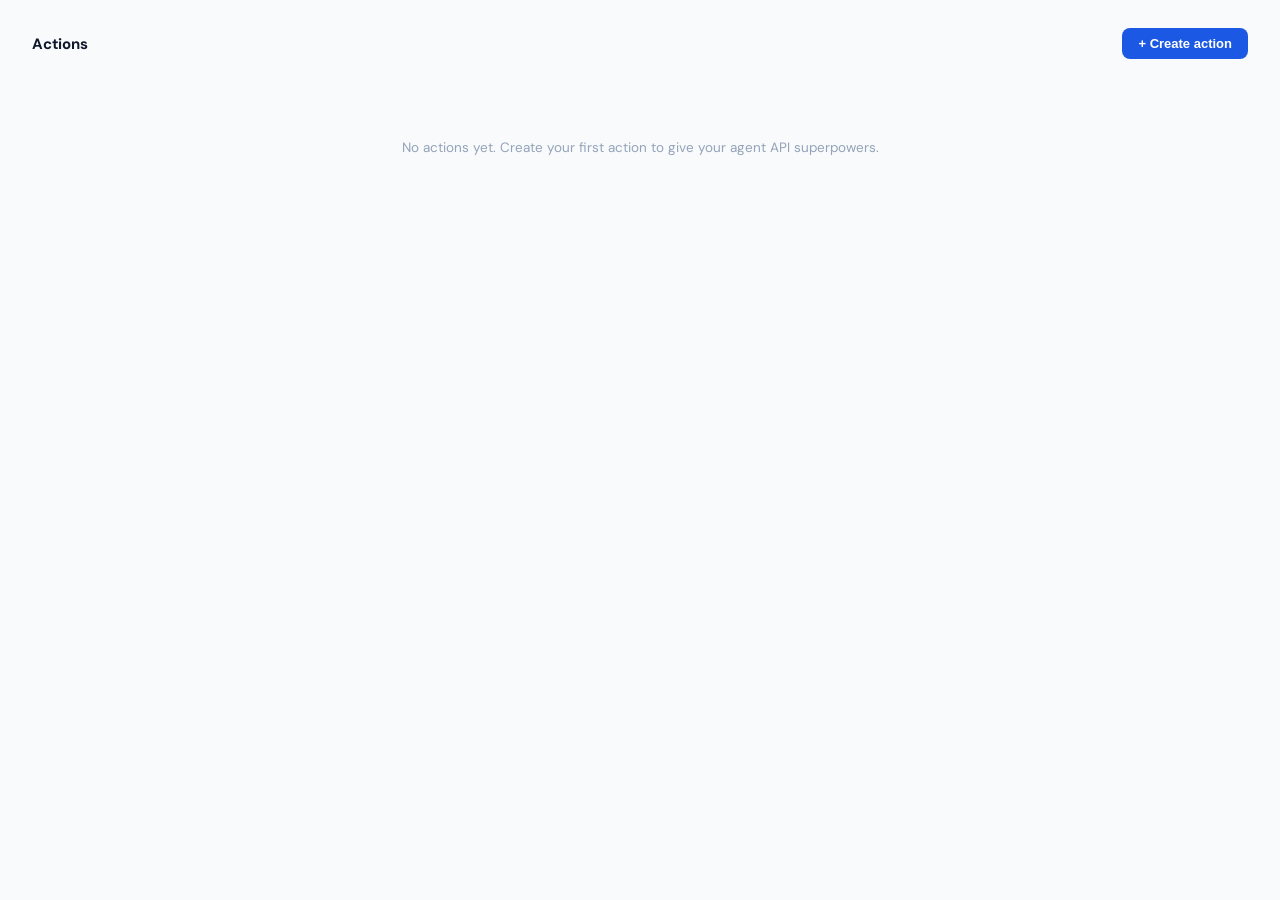
<file: _gb-actions.html>
<!DOCTYPE html>
<html><head>
<meta charset="utf-8">
<title>Actions</title>
<link href="https://fonts.googleapis.com/css2?family=DM+Sans:opsz,wght@9..40,400;9..40,500;9..40,600&display=swap" rel="stylesheet">
<style>
*,*::before,*::after{box-sizing:border-box;margin:0;padding:0}
body{font-family:'DM Sans',-apple-system,sans-serif;font-size:13px;color:#1E293B;background:#F8FAFC;padding:28px 32px}
.page-header{display:flex;align-items:center;justify-content:space-between;margin-bottom:20px}
.page-title{font-size:15px;font-weight:700;color:#0F172A}
.btn-blue{padding:8px 16px;background:#1B58E3;color:#fff;border:none;border-radius:8px;font-size:13px;font-weight:600;cursor:pointer}
.btn-blue:hover{background:#1749c0}
.action-card{background:#fff;border:1.5px solid #E2E8F0;border-radius:10px;padding:14px 16px;margin-bottom:10px;display:flex;align-items:center;justify-content:space-between}
.action-card-name{font-weight:600;color:#0F172A;font-size:13.5px}
.badge{background:#EFF4FF;color:#1B58E3;font-size:11px;font-weight:600;border-radius:20px;padding:2px 9px;margin-left:8px}
.empty-state{text-align:center;padding:60px 0;color:#94A3B8;font-size:13.5px}
/* Modal */
.modal-bg{display:none;position:fixed;inset:0;background:rgba(15,23,42,.45);z-index:100;align-items:center;justify-content:center}
.modal-bg.vis{display:flex}
.modal{background:#fff;border-radius:14px;width:860px;max-width:95vw;max-height:90vh;overflow-y:auto;box-shadow:0 24px 64px rgba(15,23,42,.18)}
.modal-head{padding:20px 24px;border-bottom:1px solid #E2E8F0;display:flex;align-items:center;justify-content:space-between}
.modal-head h2{font-size:15px;font-weight:700;color:#0F172A}
.modal-body{padding:20px 24px;display:flex;flex-direction:column;gap:16px}
.form-row{display:flex;gap:12px}
.form-group{display:flex;flex-direction:column;gap:6px;flex:1}
.form-group label{font-size:12.5px;font-weight:600;color:#374151}
.form-group input,.form-group textarea,.form-group select{border:1.5px solid #E2E8F0;border-radius:8px;padding:8px 12px;font-size:13px;font-family:inherit;color:#1E293B;outline:none;background:#fff}
.form-group input:focus,.form-group textarea:focus,.form-group select:focus{border-color:#1B58E3;box-shadow:0 0 0 3px rgba(27,88,227,.08)}
.toggle-row{display:flex;align-items:center;gap:10px;font-size:13px;color:#374151}
.toggle{position:relative;width:36px;height:20px;flex-shrink:0}
.toggle input{opacity:0;width:0;height:0}
.toggle-slider{position:absolute;inset:0;background:#E2E8F0;border-radius:20px;cursor:pointer;transition:.2s}
.toggle input:checked+.toggle-slider{background:#1B58E3}
.toggle-slider:before{content:'';position:absolute;width:14px;height:14px;left:3px;top:3px;background:#fff;border-radius:50%;transition:.2s}
.toggle input:checked+.toggle-slider:before{transform:translateX(16px)}
.two-panel{display:grid;grid-template-columns:1fr 1fr;gap:12px}
.panel{border:1.5px solid #E2E8F0;border-radius:10px;overflow:hidden}
.panel-head{background:#F8FAFC;padding:10px 14px;font-size:12.5px;font-weight:600;color:#374151;border-bottom:1px solid #E2E8F0}
.panel-body{padding:14px}
.tab-bar{display:flex;gap:0;border-bottom:1px solid #E2E8F0;margin-bottom:12px}
.tab-btn{padding:6px 14px;font-size:12.5px;font-weight:500;color:#64748B;border:none;background:none;cursor:pointer;border-bottom:2px solid transparent;margin-bottom:-1px}
.tab-btn.on{color:#1B58E3;border-bottom-color:#1B58E3;font-weight:600}
.hdr-row{display:grid;grid-template-columns:1fr 1fr 28px;gap:8px;font-size:11.5px;font-weight:600;color:#94A3B8;text-transform:uppercase;letter-spacing:.04em;margin-bottom:6px}
.hdr-row2{display:grid;grid-template-columns:1fr 1fr 28px;gap:8px}
.hdr-row2 input{border:1.5px solid #E2E8F0;border-radius:6px;padding:6px 10px;font-size:12.5px;font-family:inherit;outline:none}
.no-vars{color:#94A3B8;font-size:13px;text-align:center;padding:24px 0}
.method-sel{padding:8px 12px;border:1.5px solid #E2E8F0;border-radius:8px 0 0 8px;font-size:13px;font-family:inherit;background:#F8FAFC;border-right:none;color:#374151;outline:none}
.url-input{flex:1;padding:8px 12px;border:1.5px solid #E2E8F0;border-radius:0 8px 8px 0;font-size:13px;font-family:inherit;outline:none}
.modal-foot{padding:16px 24px;border-top:1px solid #E2E8F0;display:flex;justify-content:flex-end}
.act-menu-wrap{position:relative}
.act-dd{display:none;position:absolute;right:0;top:100%;background:#fff;border:1px solid #E2E8F0;border-radius:8px;box-shadow:0 4px 16px rgba(15,23,42,.12);z-index:10;min-width:110px}
.act-dd.open{display:block}
.act-dd button{display:block;width:100%;text-align:left;padding:8px 14px;background:none;border:none;font-size:13px;color:#374151;cursor:pointer}
.act-dd button:hover{background:#F9FAFB}
.act-dd button.danger{color:#EF4444}
</style>
</head>
<body>

<div class="page-header">
  <div class="page-title">Actions</div>
  <button class="btn-blue" onclick="openModal()">+ Create action</button>
</div>
<div id="list-root"></div>

<!-- Create Action Modal -->
<div class="modal-bg" id="modal-bg">
  <div class="modal">
    <div class="modal-head">
      <h2>Create New Action</h2>
      <button onclick="closeModal()" style="background:none;border:none;cursor:pointer;font-size:20px;color:#94A3B8;line-height:1">×</button>
    </div>
    <div class="modal-body">
      <div class="form-row">
        <div class="form-group" style="flex:2">
          <label>Action Name</label>
          <input type="text" id="m-name" placeholder="e.g. Get Order Status">
        </div>
        <div class="form-group">
          <label>Action Type</label>
          <select id="m-type">
            <option>API Call</option>
            <option>Code Execution</option>
          </select>
        </div>
        <div class="form-group" style="flex:0 0 auto;justify-content:flex-end">
          <label>Process in background</label>
          <label class="toggle"><input type="checkbox" id="m-bg"><span class="toggle-slider"></span></label>
        </div>
      </div>
      <div class="form-group">
        <label>Action Description</label>
        <textarea id="m-desc" rows="3" placeholder="Describe what this action does..."></textarea>
      </div>
      <div class="two-panel">
        <div class="panel">
          <div class="panel-head">Request Configuration</div>
          <div class="panel-body">
            <div style="display:flex;margin-bottom:12px">
              <select class="method-sel" id="m-method"><option>GET</option><option>POST</option><option>PUT</option><option>DELETE</option></select>
              <input class="url-input" type="text" id="m-url" placeholder="https://api.example.com/endpoint">
            </div>
            <div class="tab-bar">
              <button class="tab-btn on" onclick="switchReqTab(event,'headers')">Headers</button>
              <button class="tab-btn" onclick="switchReqTab(event,'query')">Query Params</button>
              <button class="tab-btn" onclick="switchReqTab(event,'params')">Params</button>
            </div>
            <div id="req-tab-headers">
              <div style="margin-bottom:8px;font-size:12.5px;color:#374151">Authentication: <strong>None</strong> &nbsp;|&nbsp; Header (1)</div>
              <div class="hdr-row"><span>Key</span><span>Value</span><span></span></div>
              <div class="hdr-row2">
                <input value="Content-Type" readonly>
                <input value="application/json" readonly>
                <span></span>
              </div>
            </div>
            <div id="req-tab-query" style="display:none"><div class="no-vars">No query params added.</div></div>
            <div id="req-tab-params" style="display:none"><div class="no-vars">No params added.</div></div>
          </div>
        </div>
        <div class="panel">
          <div class="panel-head">Variable Configuration</div>
          <div class="panel-body"><div class="no-vars">No Variables Found</div></div>
        </div>
      </div>
    </div>
    <div class="modal-foot">
      <button class="btn-blue" onclick="saveAction()">Save Action</button>
    </div>
  </div>
</div>

<script>
var LS_KEY = 'gb_agent_actions';
var actions = JSON.parse(localStorage.getItem(LS_KEY) || '[]');

function save(){ localStorage.setItem(LS_KEY, JSON.stringify(actions)); }

function renderList() {
  var root = document.getElementById('list-root');
  if (!actions.length) { root.innerHTML = '<div class="empty-state">No actions yet. Create your first action to give your agent API superpowers.</div>'; return; }
  root.innerHTML = actions.map(function(a,i) {
    return '<div class="action-card">'
      + '<div><span class="action-card-name">' + esc(a.name) + '</span><span class="badge">' + esc(a.type) + '</span></div>'
      + '<div class="act-menu-wrap">'
      + '<button onclick="toggleAct(event,\'ad'+i+'\')" style="background:none;border:none;cursor:pointer;font-size:18px;color:#94A3B8;padding:4px 8px">⋮</button>'
      + '<div class="act-dd" id="ad'+i+'">'
      + '<button onclick="editAction('+i+')">Edit</button>'
      + '<button class="danger" onclick="deleteAction('+i+')">Delete</button>'
      + '</div></div></div>';
  }).join('');
}

function esc(s){ return String(s).replace(/&/g,'&amp;').replace(/</g,'&lt;').replace(/>/g,'&gt;'); }

function openModal(){ document.getElementById('modal-bg').classList.add('vis'); }
function closeModal(){ document.getElementById('modal-bg').classList.remove('vis'); }

function saveAction() {
  var name = document.getElementById('m-name').value.trim();
  if (!name) { document.getElementById('m-name').focus(); return; }
  actions.push({ name:name, type:document.getElementById('m-type').value, method:document.getElementById('m-method').value, url:document.getElementById('m-url').value, desc:document.getElementById('m-desc').value });
  save(); closeModal(); renderList();
}

function deleteAction(i){ actions.splice(i,1); save(); renderList(); }
function editAction(i){ alert('Edit: ' + actions[i].name + ' (coming soon)'); }

function toggleAct(e, id) {
  e.stopPropagation();
  document.querySelectorAll('.act-dd.open').forEach(function(d){ d.classList.remove('open'); });
  document.getElementById(id).classList.toggle('open');
}
document.addEventListener('click', function(){ document.querySelectorAll('.act-dd.open').forEach(function(d){ d.classList.remove('open'); }); });

function switchReqTab(e, tab) {
  ['headers','query','params'].forEach(function(t){ document.getElementById('req-tab-'+t).style.display = t===tab?'':'none'; });
  document.querySelectorAll('.tab-btn').forEach(function(b){ b.classList.toggle('on', b===e.target); });
}

renderList();
</script>
</body></html>
</file>
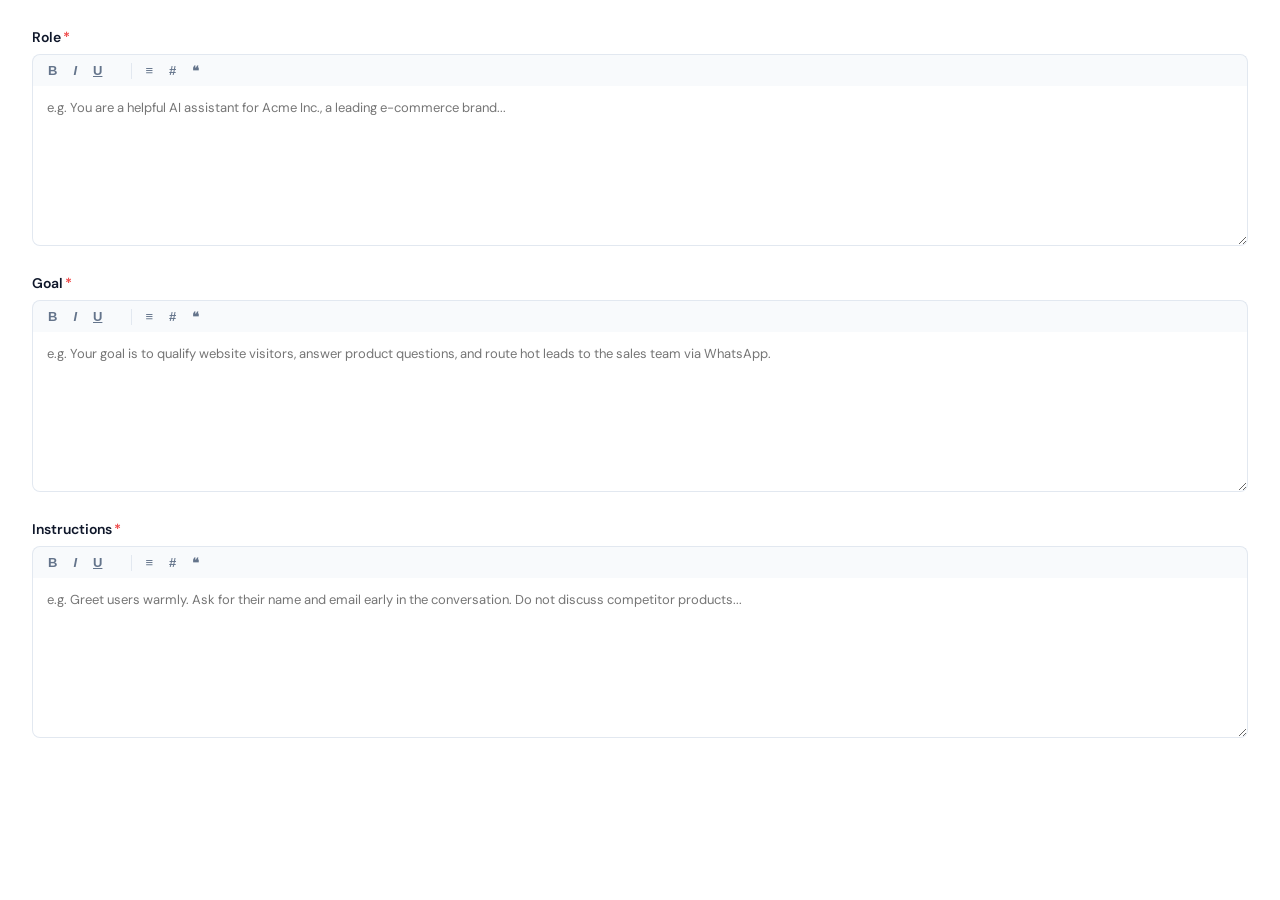
<file: _gb-instructions.html>
<!DOCTYPE html>
<html><head>
<meta charset="utf-8">
<title>Instructions</title>
<link href="https://fonts.googleapis.com/css2?family=DM+Sans:opsz,wght@9..40,400;9..40,500;9..40,600&display=swap" rel="stylesheet">
<style>
*,*::before,*::after{box-sizing:border-box;margin:0;padding:0}
body{font-family:'DM Sans',-apple-system,sans-serif;font-size:13px;color:#1E293B;background:#fff;padding:28px 32px}
.field{margin-bottom:28px}
.field-label{font-size:14px;font-weight:600;color:#0F172A;margin-bottom:8px;display:block}
.field-label span{color:#EF4444;margin-left:2px}
.toolbar{display:flex;align-items:center;gap:2px;background:#F8FAFC;border:1.5px solid #E2E8F0;border-bottom:none;border-radius:8px 8px 0 0;padding:5px 8px}
.tb-btn{background:none;border:none;cursor:pointer;padding:4px 7px;border-radius:5px;font-size:13px;color:#64748B;font-weight:600;line-height:1}
.tb-btn:hover{background:#E2E8F0;color:#334155}
.tb-sep{width:1px;height:16px;background:#E2E8F0;margin:0 4px;flex-shrink:0}
.field-ta{display:block;width:100%;border:1.5px solid #E2E8F0;border-top:none;border-radius:0 0 8px 8px;padding:12px 14px;min-height:160px;resize:vertical;font-family:inherit;font-size:13px;color:#1E293B;outline:none;line-height:1.6}
.field-ta:focus{border-color:#1B58E3;box-shadow:0 0 0 3px rgba(27,88,227,.08)}
.toast{position:fixed;bottom:20px;right:24px;background:#1B58E3;color:#fff;padding:8px 16px;border-radius:8px;font-size:13px;font-weight:500;opacity:0;transform:translateY(6px);transition:all .2s;pointer-events:none}
.toast.show{opacity:1;transform:translateY(0)}
</style>
</head>
<body>

<div id="fields-root"></div>
<div class="toast" id="toast">Saved ✓</div>

<script>
var FIELDS = [
  {key:'role', label:'Role', ph:'e.g. You are a helpful AI assistant for Acme Inc., a leading e-commerce brand...'},
  {key:'goal', label:'Goal', ph:'e.g. Your goal is to qualify website visitors, answer product questions, and route hot leads to the sales team via WhatsApp.'},
  {key:'instructions', label:'Instructions', ph:'e.g. Greet users warmly. Ask for their name and email early in the conversation. Do not discuss competitor products...'}
];

var saved = JSON.parse(localStorage.getItem('gb_agent_instructions') || '{}');
var debounceTimer = null;

function toolbar(key) {
  var btns = [
    {label:'B',title:'Bold',style:'font-weight:800'},
    {label:'I',title:'Italic',style:'font-style:italic'},
    {label:'U',title:'Underline',style:'text-decoration:underline'},
    {label:'</>',title:'Code'},
    null,
    {label:'≡',title:'Bullet list'},
    {label:'#',title:'Numbered list'},
    {label:'❝',title:'Quote'}
  ];
  return btns.map(function(b) {
    if (!b) return '<span class="tb-sep"></span>';
    return '<button class="tb-btn" title="' + b.title + '" style="' + (b.style||'') + '" onclick="fmt(\'' + key + '\',\'' + b.title + '\')">' + b.label + '</button>';
  }).join('');
}

function renderField(f) {
  var val = saved[f.key] || '';
  return '<div class="field" id="field-' + f.key + '">'
    + '<label class="field-label" for="ta-' + f.key + '">' + f.label + '<span>*</span></label>'
    + '<div class="toolbar">' + toolbar(f.key) + '</div>'
    + '<textarea class="field-ta" id="ta-' + f.key + '" placeholder="' + f.ph + '" oninput="onInput()">' + val + '</textarea>'
    + '</div>';
}

function init() {
  document.getElementById('fields-root').innerHTML = FIELDS.map(renderField).join('');
}

function onInput() {
  clearTimeout(debounceTimer);
  debounceTimer = setTimeout(saveAll, 800);
}

function saveAll() {
  var data = {};
  FIELDS.forEach(function(f) {
    var el = document.getElementById('ta-' + f.key);
    if (el) data[f.key] = el.value;
  });
  localStorage.setItem('gb_agent_instructions', JSON.stringify(data));
  showToast();
}

function showToast() {
  var t = document.getElementById('toast');
  t.classList.add('show');
  setTimeout(function(){ t.classList.remove('show'); }, 1800);
}

function fmt(key, action) {
  var ta = document.getElementById('ta-' + key);
  if (!ta) return;
  var s = ta.selectionStart, e = ta.selectionEnd, val = ta.value, sel = val.slice(s, e);
  var wrap = {'Bold':['**','**'], 'Italic':['_','_'], 'Underline':['__','__'], 'Code':['`','`'], 'Quote':['> ','']}[action];
  if (wrap) { ta.value = val.slice(0,s) + wrap[0] + sel + wrap[1] + val.slice(e); ta.focus(); }
}

init();
</script>
</body></html>
</file>
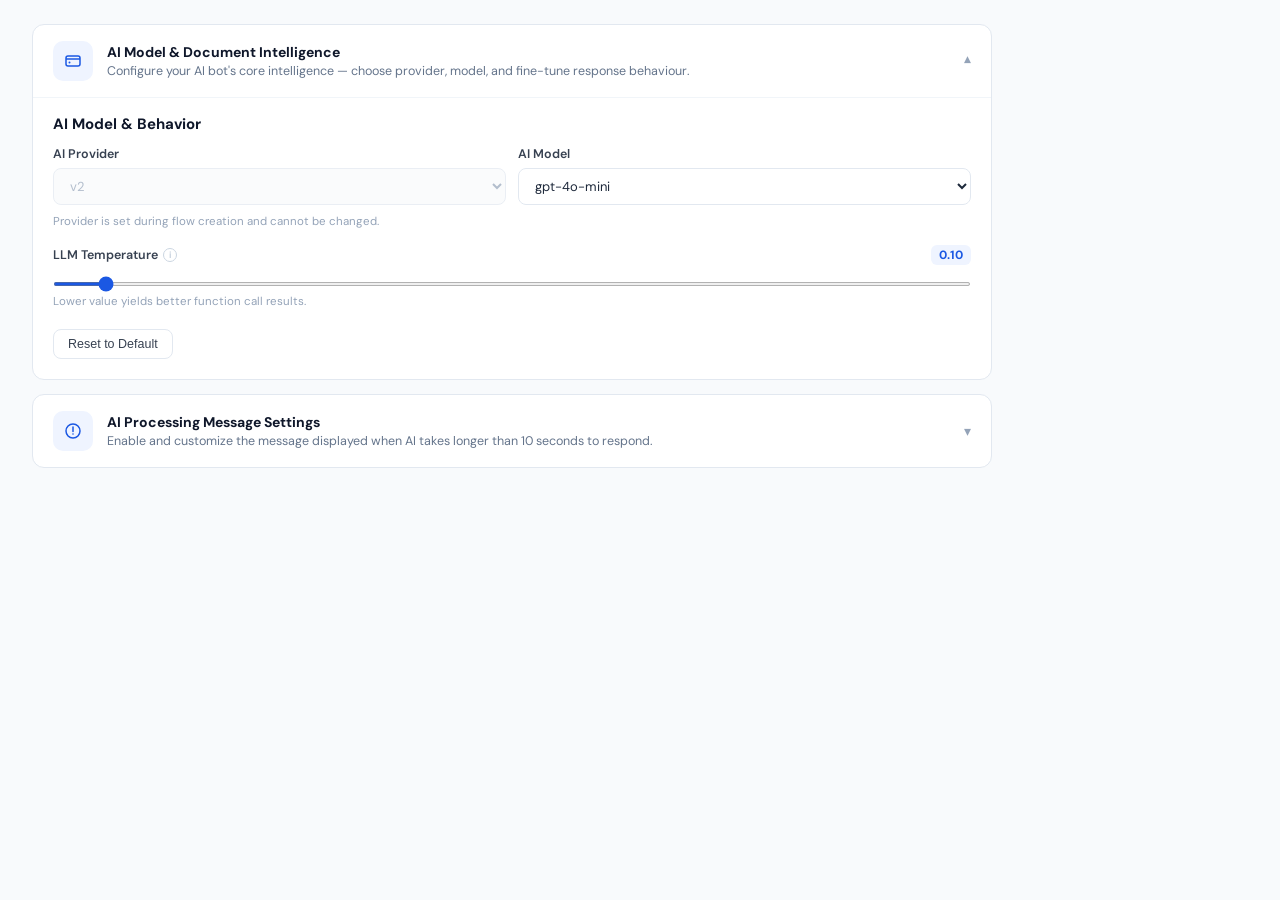
<file: _gb-settings.html>
<!DOCTYPE html>
<html><head>
<meta charset="utf-8">
<title>AI Settings</title>
<link href="https://fonts.googleapis.com/css2?family=DM+Sans:opsz,wght@9..40,400;9..40,500;9..40,600&display=swap" rel="stylesheet">
<style>
*,*::before,*::after{box-sizing:border-box;margin:0;padding:0}
body{font-family:'DM Sans',-apple-system,sans-serif;font-size:13px;color:#1E293B;background:#F8FAFC;padding:24px 32px}
.card{background:#fff;border:1.5px solid #E2E8F0;border-radius:12px;margin-bottom:14px;overflow:hidden;max-width:960px}
.card-head{display:flex;align-items:center;justify-content:space-between;padding:16px 20px;cursor:pointer;user-select:none}
.card-head-left{display:flex;align-items:center;gap:14px}
.card-icon{width:40px;height:40px;border-radius:10px;background:#EFF4FF;display:flex;align-items:center;justify-content:center;flex-shrink:0}
.card-title{font-size:14px;font-weight:700;color:#0F172A}
.card-desc{font-size:12.5px;color:#64748B;margin-top:2px}
.chevron{font-size:14px;color:#94A3B8;transition:transform .2s}
.chevron.open{transform:rotate(180deg)}
.card-body{display:none;padding:0 20px 20px;border-top:1px solid #F1F5F9}
.card-body.open{display:block}
.section-title{font-size:15px;font-weight:700;color:#0F172A;margin:16px 0 12px}
.grid-2{display:grid;grid-template-columns:1fr 1fr;gap:12px;margin-bottom:16px}
.form-group{display:flex;flex-direction:column;gap:6px}
.form-group label{font-size:12.5px;font-weight:600;color:#374151}
.form-group select,.form-group input[type=text]{border:1.5px solid #E2E8F0;border-radius:8px;padding:8px 12px;font-size:13px;font-family:inherit;color:#1E293B;background:#fff;outline:none}
.form-group select:disabled{background:#F8FAFC;color:#94A3B8;cursor:not-allowed}
.help-note{font-size:11.5px;color:#94A3B8;margin-top:3px}
.slider-row{margin-bottom:16px}
.slider-row label{font-size:12.5px;font-weight:600;color:#374151;display:flex;align-items:center;gap:5px;margin-bottom:8px}
.info-icon{width:14px;height:14px;border-radius:50%;border:1.5px solid #CBD5E1;color:#CBD5E1;font-size:9px;font-weight:800;display:inline-flex;align-items:center;justify-content:center;cursor:default;line-height:1}
.slider-val{display:inline-block;background:#EFF4FF;color:#1B58E3;font-size:12px;font-weight:700;border-radius:6px;padding:2px 8px;margin-left:auto}
input[type=range]{width:100%;accent-color:#1B58E3;height:4px;cursor:pointer}
.slider-note{font-size:11.5px;color:#94A3B8;margin-top:4px}
.reset-btn{padding:7px 14px;background:transparent;border:1.5px solid #E2E8F0;border-radius:8px;font-size:12.5px;font-weight:500;color:#374151;cursor:pointer;margin-top:4px}
.reset-btn:hover{background:#F9FAFB}
.toggle-row{display:flex;align-items:center;gap:12px;margin-bottom:12px}
.toggle{position:relative;width:36px;height:20px;flex-shrink:0}
.toggle input{opacity:0;width:0;height:0}
.toggle-slider{position:absolute;inset:0;background:#E2E8F0;border-radius:20px;cursor:pointer;transition:.2s}
.toggle input:checked+.toggle-slider{background:#1B58E3}
.toggle-slider:before{content:'';position:absolute;width:14px;height:14px;left:3px;top:3px;background:#fff;border-radius:50%;transition:.2s}
.toggle input:checked+.toggle-slider:before{transform:translateX(16px)}
.toggle-label{font-size:13px;color:#374151;font-weight:500}
</style>
</head>
<body>

<!-- Card 1: AI Model & Document Intelligence -->
<div class="card" id="card1">
  <div class="card-head" onclick="toggleCard('card1')">
    <div class="card-head-left">
      <div class="card-icon">
        <svg width="20" height="20" viewBox="0 0 20 20" fill="none"><rect x="3" y="5" width="14" height="10" rx="2" stroke="#1B58E3" stroke-width="1.5"/><line x1="3" y1="8" x2="17" y2="8" stroke="#1B58E3" stroke-width="1.5"/><circle cx="6.5" cy="11.5" r="1" fill="#1B58E3"/></svg>
      </div>
      <div>
        <div class="card-title">AI Model &amp; Document Intelligence</div>
        <div class="card-desc">Configure your AI bot's core intelligence — choose provider, model, and fine-tune response behaviour.</div>
      </div>
    </div>
    <span class="chevron open" id="chev1">▾</span>
  </div>
  <div class="card-body open" id="body1">
    <div class="section-title">AI Model &amp; Behavior</div>
    <div class="grid-2">
      <div class="form-group">
        <label>AI Provider</label>
        <select disabled><option>v2</option></select>
        <span class="help-note">Provider is set during flow creation and cannot be changed.</span>
      </div>
      <div class="form-group">
        <label>AI Model</label>
        <select id="s-model" onchange="saveSetting()">
          <option value="gpt-4o-mini" selected>gpt-4o-mini</option>
          <option value="gpt-4o">gpt-4o</option>
          <option value="gpt-4-turbo">gpt-4-turbo</option>
          <option value="claude-sonnet">claude-3-5-sonnet</option>
        </select>
      </div>
    </div>
    <div class="slider-row">
      <label>
        LLM Temperature
        <span class="info-icon" title="Controls randomness. Lower = more deterministic.">i</span>
        <span class="slider-val" id="temp-val">0.10</span>
      </label>
      <input type="range" id="s-temp" min="0" max="2" step="0.01" value="0.10" oninput="onTempInput(this.value)" onchange="saveSetting()">
      <div class="slider-note">Lower value yields better function call results.</div>
    </div>
    <button class="reset-btn" onclick="resetDefaults()">Reset to Default</button>
  </div>
</div>

<!-- Card 2: AI Processing Message -->
<div class="card" id="card2">
  <div class="card-head" onclick="toggleCard('card2')">
    <div class="card-head-left">
      <div class="card-icon">
        <svg width="20" height="20" viewBox="0 0 20 20" fill="none"><circle cx="10" cy="10" r="7" stroke="#1B58E3" stroke-width="1.5"/><line x1="10" y1="6" x2="10" y2="10.5" stroke="#1B58E3" stroke-width="1.5" stroke-linecap="round"/><circle cx="10" cy="13" r=".8" fill="#1B58E3"/></svg>
      </div>
      <div>
        <div class="card-title">AI Processing Message Settings</div>
        <div class="card-desc">Enable and customize the message displayed when AI takes longer than 10 seconds to respond.</div>
      </div>
    </div>
    <span class="chevron" id="chev2">▾</span>
  </div>
  <div class="card-body" id="body2">
    <div style="margin-top:16px">
      <div class="toggle-row">
        <label class="toggle"><input type="checkbox" id="s-proc-enable" onchange="toggleProcMsg()"><span class="toggle-slider"></span></label>
        <span class="toggle-label">Enable processing message</span>
      </div>
      <div id="proc-msg-wrap" style="display:none">
        <div class="form-group">
          <label>Processing message</label>
          <textarea id="s-proc-msg" rows="3" style="border:1.5px solid #E2E8F0;border-radius:8px;padding:10px 12px;font-family:inherit;font-size:13px;outline:none;resize:vertical" oninput="saveSetting()" placeholder="e.g. Our AI is thinking, please wait a moment..."></textarea>
        </div>
      </div>
    </div>
  </div>
</div>

<script>
var LS_KEY = 'gb_agent_settings';
var settings = JSON.parse(localStorage.getItem(LS_KEY) || '{}');
var defaults = { model:'gpt-4o-mini', temp:0.10, procEnable:false, procMsg:'' };

function init() {
  var s = Object.assign({}, defaults, settings);
  document.getElementById('s-model').value = s.model;
  document.getElementById('s-temp').value = s.temp;
  document.getElementById('temp-val').textContent = parseFloat(s.temp).toFixed(2);
  document.getElementById('s-proc-enable').checked = s.procEnable;
  document.getElementById('s-proc-msg').value = s.procMsg;
  document.getElementById('proc-msg-wrap').style.display = s.procEnable ? '' : 'none';
}

function onTempInput(v) { document.getElementById('temp-val').textContent = parseFloat(v).toFixed(2); }

function toggleProcMsg() {
  var on = document.getElementById('s-proc-enable').checked;
  document.getElementById('proc-msg-wrap').style.display = on ? '' : 'none';
  saveSetting();
}

function saveSetting() {
  var s = {
    model: document.getElementById('s-model').value,
    temp: parseFloat(document.getElementById('s-temp').value),
    procEnable: document.getElementById('s-proc-enable').checked,
    procMsg: document.getElementById('s-proc-msg').value
  };
  localStorage.setItem(LS_KEY, JSON.stringify(s));
}

function resetDefaults() {
  document.getElementById('s-model').value = defaults.model;
  document.getElementById('s-temp').value = defaults.temp;
  document.getElementById('temp-val').textContent = parseFloat(defaults.temp).toFixed(2);
  saveSetting();
}

function toggleCard(id) {
  var num = id.replace('card','');
  var body = document.getElementById('body'+num);
  var chev = document.getElementById('chev'+num);
  var open = body.classList.toggle('open');
  chev.classList.toggle('open', open);
}

init();
</script>
</body></html>
</file>
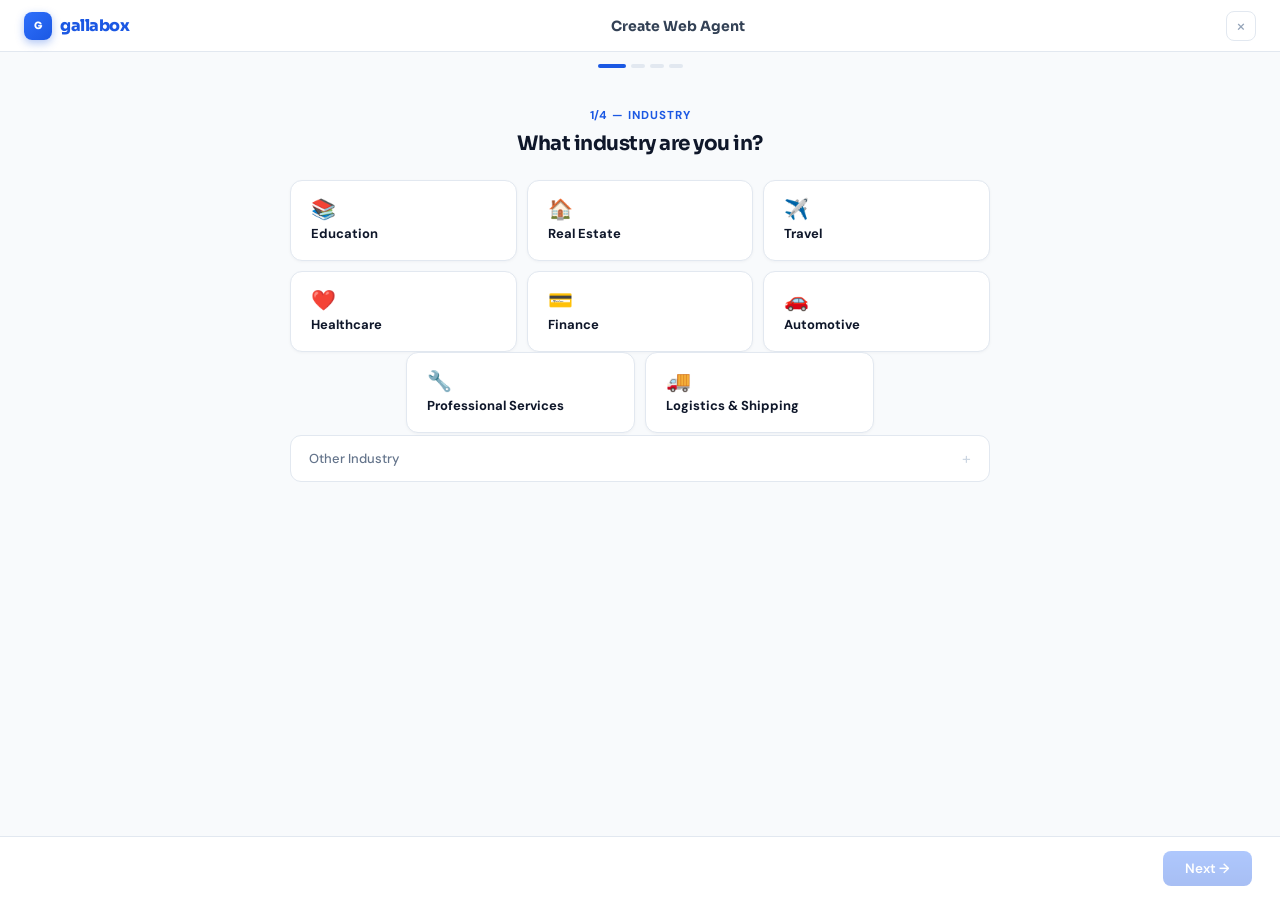
<file: gallabox-onboarding.html>
<!DOCTYPE html>
<html lang="en">
<head>
<meta charset="UTF-8">
<meta name="viewport" content="width=device-width, initial-scale=1.0">
<title>Create Web Agent — Gallabox</title>
<link href="https://fonts.googleapis.com/css2?family=Sora:wght@600;700;800&family=DM+Sans:opsz,wght@9..40,400;9..40,500;9..40,600&display=swap" rel="stylesheet">
<style>
:root{
  --gb:#1B58E3;--gb-d:#1441C4;--gb-s:#EFF4FF;--gb-b:#BFDBFE;
  --ok:#16A34A;--ok-s:#F0FDF4;
  --warn:#D97706;--warn-s:#FFFBEB;
  --err:#DC2626;--err-s:#FEF2F2;
  --n50:#F8FAFC;--n100:#F1F5F9;--n200:#E2E8F0;--n300:#CBD5E1;
  --n400:#94A3B8;--n500:#64748B;--n700:#334155;--n900:#0F172A;
  --fh:'Sora',sans-serif;--fb:'DM Sans',sans-serif;
}
*,*::before,*::after{box-sizing:border-box;margin:0;padding:0}
html,body{height:100%;font-family:var(--fb);background:#fff;color:var(--n900);
  -webkit-font-smoothing:antialiased;overflow:hidden}
button{cursor:pointer;font-family:var(--fb)}
input,textarea{font-family:var(--fb)}

.shell{display:flex;flex-direction:column;height:100vh}
.topbar{height:52px;border-bottom:1px solid var(--n200);display:flex;
  align-items:center;justify-content:space-between;padding:0 24px;
  flex-shrink:0;background:#fff}
.logo{font-family:var(--fh);font-size:16px;font-weight:800;color:var(--gb);
  letter-spacing:-.03em;display:flex;align-items:center;gap:8px}
.logo-box{width:28px;height:28px;background:linear-gradient(135deg,#2E6FFB 0%,var(--gb) 100%);border-radius:8px;
  display:flex;align-items:center;justify-content:center;
  font-size:10px;font-weight:800;color:#fff;
  box-shadow:0 3px 8px rgba(27,88,227,.35)}
.topbar-title{font-family:var(--fh);font-size:14px;font-weight:700;color:var(--n700)}
.close{width:30px;height:30px;border-radius:8px;border:1px solid var(--n200);
  background:none;color:var(--n400);font-size:18px;
  display:flex;align-items:center;justify-content:center;transition:all .15s}
.close:hover{background:var(--n50);color:var(--n700)}

.dots-row{display:flex;justify-content:center;gap:5px;padding:12px 0;flex-shrink:0}
.dot{height:4px;border-radius:2px;transition:all .32s ease;display:inline-block}

.scroll{flex:1;overflow-y:auto;overflow-x:hidden}
.inner{display:flex;flex-direction:column;align-items:center;
  padding:28px 24px 80px;min-height:100%}

.step-tag{font-size:11.5px;font-weight:700;color:var(--gb);letter-spacing:.08em;
  text-transform:uppercase;margin-bottom:8px;text-align:center}
.step-h{font-family:var(--fh);font-size:20px;font-weight:700;color:var(--n900);
  letter-spacing:-.025em;margin-bottom:24px;text-align:center}

/* Cards */
.grid{display:grid;gap:10px;width:100%;max-width:700px}
.g3{grid-template-columns:repeat(3,1fr)}
.g2{grid-template-columns:repeat(2,1fr);max-width:468px}
.card{border:1.5px solid var(--n200);border-radius:12px;padding:18px 20px;
  background:#fff;cursor:pointer;transition:border-color .15s,background .15s,box-shadow .15s;
  text-align:left;display:flex;flex-direction:column;gap:6px;position:relative;
  box-shadow:0 1px 3px rgba(15,23,42,.04)}
.card:hover{border-color:var(--gb);background:var(--gb-s);
  box-shadow:0 4px 12px rgba(27,88,227,.08)}
.card.sel{border-color:var(--gb);background:var(--gb-s);
  box-shadow:0 0 0 3px rgba(27,88,227,.1),0 4px 12px rgba(27,88,227,.08)}
.card-check{position:absolute;top:10px;right:10px;width:17px;height:17px;
  border-radius:50%;background:var(--gb);color:#fff;font-size:9px;font-weight:800;
  display:flex;align-items:center;justify-content:center}
.card-icon{font-size:20px;line-height:1}
.card-name{font-size:13px;font-weight:700;color:var(--n900)}
.card-desc{font-size:12px;color:var(--n500);line-height:1.5}
.other-row{border:1.5px solid var(--n200);border-radius:11px;padding:12px 18px;
  width:100%;max-width:700px;display:flex;align-items:center;justify-content:space-between;
  background:#fff;cursor:pointer;transition:all .15s;margin-top:2px}
.other-row:hover,.other-row.sel{border-color:var(--gb);background:var(--gb-s)}
.other-label{font-size:13px;color:var(--n500);font-weight:500}
.other-expand{display:none;width:100%;max-width:700px;margin-top:6px}
.other-expand.vis{display:block}
.other-input{width:100%;padding:10px 13px;border:1.5px solid var(--gb);
  border-radius:8px;font-size:13.5px;color:var(--n900);outline:none;
  background:var(--gb-s);font-family:var(--fb)}

/* Form */
.form-wrap{width:100%;max-width:520px}
.fld{margin-bottom:20px}
.flabel{font-size:12px;font-weight:700;color:var(--n700);margin-bottom:6px}
.fsub{font-size:11.5px;color:var(--n400);margin-top:5px;line-height:1.5}
.finput{width:100%;padding:10px 13px;border:1.5px solid var(--n200);border-radius:8px;
  font-size:14px;color:var(--n900);outline:none;transition:border-color .15s;
  background:#fff;font-family:var(--fb)}
.finput:focus{border-color:var(--gb);box-shadow:0 0 0 3px rgba(27,88,227,.1)}
.finput.err{border-color:var(--err);background:var(--err-s)}
.ferr{font-size:11.5px;color:var(--err);margin-top:5px;display:flex;align-items:center;gap:4px}
.fname-hint{font-size:11.5px;color:var(--warn);margin-top:5px;
  display:flex;align-items:center;gap:5px;padding:6px 10px;
  background:var(--warn-s);border-radius:6px;border:1px solid #FDE68A}
.medium-pill{display:inline-flex;align-items:center;gap:7px;padding:8px 14px;
  border:1.5px solid var(--gb);border-radius:8px;background:var(--gb-s);
  font-size:13px;font-weight:600;color:var(--gb)}
.med-note{font-size:11.5px;color:var(--n400);margin-top:5px}

/* Loading — looping stages, no fake progress */
.load-outer{display:flex;flex-direction:column;align-items:center;
  text-align:center;max-width:440px;width:100%;padding:20px 0}
.agent-creating-label{font-size:12px;font-weight:700;color:var(--gb);
  letter-spacing:.08em;text-transform:uppercase;margin-bottom:20px}
/* Rotating stage card */
.stage-card{background:linear-gradient(160deg,var(--n50) 0%,rgba(239,244,255,.5) 100%);
  border:1px solid var(--n200);border-radius:16px;
  padding:28px 24px;width:100%;margin-bottom:24px;position:relative;
  min-height:160px;display:flex;flex-direction:column;align-items:center;
  justify-content:center;overflow:hidden;
  box-shadow:0 2px 12px rgba(27,88,227,.06)}
.stage-icon{font-size:36px;margin-bottom:14px;
  animation:iconFloat 3s ease-in-out infinite}
@keyframes iconFloat{
  0%,100%{transform:translateY(0)}
  50%{transform:translateY(-6px)}
}
.stage-title{font-family:var(--fh);font-size:17px;font-weight:700;
  color:var(--n900);margin-bottom:6px;letter-spacing:-.02em;line-height:1.3}
.stage-sub{font-size:13px;color:var(--n500);line-height:1.5}
/* Fade transition */
.stage-card.fading{opacity:0;transition:opacity .4s ease}
.stage-card.visible{opacity:1;transition:opacity .4s ease}
/* Pulsing dots — shows "working" without fake %" */
.working-dots{display:flex;gap:5px;justify-content:center;margin-bottom:16px}
.wd{width:7px;height:7px;border-radius:50%;background:var(--gb);
  animation:wdPulse 1.4s ease-in-out infinite}
.wd:nth-child(2){animation-delay:.2s}
.wd:nth-child(3){animation-delay:.4s}
@keyframes wdPulse{
  0%,80%,100%{transform:scale(1);opacity:.4}
  40%{transform:scale(1.3);opacity:1}
}
.agent-name-tag{font-size:12px;font-weight:600;color:var(--n400);
  background:var(--n100);border-radius:20px;padding:3px 12px;
  margin-bottom:16px;display:inline-block}
.long-wait{display:none;margin-top:12px;padding:12px 16px;
  background:var(--warn-s);border:1px solid #FDE68A;border-radius:9px;
  font-size:12.5px;color:var(--n700);line-height:1.5;text-align:left;width:100%}
.long-wait.vis{display:block}
.skip-link{color:var(--gb);font-weight:600;background:none;border:none;
  font-size:12.5px;cursor:pointer;padding:0;font-family:var(--fb);text-decoration:underline}

/* Done */
.done-wrap{display:flex;flex-direction:column;align-items:center;
  text-align:center;max-width:420px;width:100%;padding:20px 0}
.done-emoji{font-size:46px;margin-bottom:14px;
  animation:pop .5s cubic-bezier(.34,1.56,.64,1) both}
@keyframes pop{from{transform:scale(.5);opacity:0}to{transform:none;opacity:1}}
.done-title{font-family:var(--fh);font-size:21px;font-weight:800;
  color:var(--n900);letter-spacing:-.03em;margin-bottom:8px}
.done-sub{font-size:13.5px;color:var(--n500);line-height:1.65;margin-bottom:18px}
.summary-card{background:var(--n50);border:1px solid var(--n200);
  border-radius:12px;padding:12px 16px;margin-bottom:22px;text-align:left;width:100%;
  box-shadow:0 1px 4px rgba(15,23,42,.04)}
.sr{display:flex;justify-content:space-between;padding:5px 0;
  border-bottom:1px solid var(--n100);font-size:12.5px}
.sr:last-child{border-bottom:none}
.sk{color:var(--n400)}.sv{color:var(--n900);font-weight:600;
  max-width:210px;overflow:hidden;text-overflow:ellipsis;white-space:nowrap}
.done-btns{display:flex;gap:10px;width:100%}
.btn-open{flex:1;padding:11px;background:linear-gradient(180deg,#2E6FFB 0%,var(--gb) 100%);color:#fff;border-radius:9px;
  font-size:14px;font-weight:700;border:none;cursor:pointer;
  box-shadow:0 1px 0 rgba(255,255,255,.18) inset,0 1px 3px rgba(20,65,196,.32),0 4px 14px rgba(27,88,227,.28);
  transition:all .18s}
.btn-open:hover{background:linear-gradient(180deg,var(--gb) 0%,var(--gb-d) 100%);transform:translateY(-1px)}
.btn-later{flex:1;padding:11px;background:transparent;color:var(--n500);
  border-radius:9px;font-size:14px;font-weight:600;
  border:1.5px solid var(--n200);cursor:pointer;transition:all .18s}
.btn-later:hover{border-color:var(--n300);background:var(--n50)}

/* Footer */
.footer{height:64px;border-top:1px solid var(--n200);
  display:flex;align-items:center;justify-content:space-between;
  padding:0 28px;flex-shrink:0;background:#fff}
.btn-prev{padding:9px 20px;border-radius:8px;font-size:13.5px;font-weight:600;
  border:1.5px solid var(--n200);background:transparent;color:var(--n700);cursor:pointer;transition:all .15s}
.btn-prev:hover{border-color:var(--n300);background:var(--n50)}
.btn-next{padding:9px 22px;border-radius:8px;font-size:13.5px;font-weight:600;
  border:none;background:linear-gradient(180deg,#2E6FFB 0%,var(--gb) 100%);color:#fff;cursor:pointer;
  box-shadow:0 1px 0 rgba(255,255,255,.18) inset,0 1px 2px rgba(20,65,196,.32),0 4px 12px rgba(27,88,227,.22);
  transition:all .18s}
.btn-next:hover:not([disabled]){background:linear-gradient(180deg,var(--gb) 0%,var(--gb-d) 100%);transform:translateY(-1px);
  box-shadow:0 1px 0 rgba(255,255,255,.18) inset,0 2px 6px rgba(20,65,196,.36),0 6px 18px rgba(27,88,227,.28)}
.btn-next[disabled]{opacity:.38;cursor:default;box-shadow:none;transform:none}
</style>
<link rel="stylesheet" href="_gb.css">
</head>
<body>
<div class="shell">
  <div class="topbar">
    <div class="logo"><div class="logo-box">G</div>gallabox</div>
    <div class="topbar-title">Create Web Agent</div>
    <button class="close" onclick="window.location.href='gallabox-web-empty.html'">×</button>
  </div>
  <div class="dots-row" id="dots"></div>
  <div class="scroll"><div class="inner" id="content"></div></div>
  <div class="footer" id="footer"></div>
</div>
<script src="_gb.js"></script>
<script>
'use strict';

var INDUSTRIES = [
  {id:'education',   e:'📚',l:'Education'},
  {id:'realestate',  e:'🏠',l:'Real Estate'},
  {id:'travel',      e:'✈️', l:'Travel'},
  {id:'healthcare',  e:'❤️', l:'Healthcare'},
  {id:'finance',     e:'💳',l:'Finance'},
  {id:'automotive',  e:'🚗',l:'Automotive'},
  {id:'professional',e:'🔧',l:'Professional Services'},
  {id:'logistics',   e:'🚚',l:'Logistics & Shipping'},
];
var USE_CASES = [
  {id:'booking',e:'📅',l:'Appointment Booking',d:'Schedule viewings, meetings and demos automatically'},
  {id:'lead',   e:'📞',l:'Lead Qualification',  d:'Qualify and route sales-ready prospects'},
  {id:'sales',  e:'💼',l:'Sales',               d:'Handle sales queries and convert leads'},
  {id:'faq',    e:'💬',l:'FAQ',                 d:'Answer common questions instantly, 24/7'},
  {id:'recep',  e:'🤝',l:'AI Receptionist',     d:'Greet customers and route them instantly'},
  {id:'scratch',e:'🔨',l:'Build from scratch',  d:'Define your own goal, role and instructions'},
];

/* Looping stage messages — personalized with industry + use-case labels */
var STAGE_TEMPLATES = [
  {icon:'🤖',t:'Building your {ind} agent…',    s:'Configuring AI instructions and personality'},
  {icon:'💬',t:'Setting up {uc} workflows…',     s:'Preparing how your agent handles conversations'},
  {icon:'🎨',t:'Designing your widget…',         s:'Customising appearance, nudge and positioning'},
  {icon:'📋',t:'Preparing the lead form…',       s:'Setting up how visitor details are captured'},
  {icon:'🔗',t:'Connecting to WhatsApp…',        s:'Configuring the handoff to your Gallabox inbox'},
  {icon:'✨',t:'Almost there…',                  s:'Your agent is nearly ready for its first visitor'},
];

var S = {step:1, industry:'', useCase:'', name:'', url:'', otherIndustry:''};
var loadIntervals = [];

function qs(s){return document.querySelector(s);}
function qsa(s){return document.querySelectorAll(s);}
function getIndLabel(id){
  if(id==='other')return S.otherIndustry||'Other';
  var x=INDUSTRIES.find(function(i){return i.id===id;});return x?x.l:'';
}
function getUcLabel(id){
  var x=USE_CASES.find(function(u){return u.id===id;});return x?x.l:'';
}
function autoName(){
  return getIndLabel(S.industry)+' — '+getUcLabel(S.useCase);
}
function isValidUrl(v){return /^https?:\/\/.{3,}\..{2,}/.test((v||'').trim());}
function syncChannelFromUrl(url){
  var domain=(url||'').trim().replace(/^https?:\/\//,'').split('/')[0].split('?')[0];
  if(!domain) return;
  try{
    var ch=JSON.parse(localStorage.getItem('gb_channels')||'[]');
    if(!Array.isArray(ch)) ch=[];
    if(!ch.some(function(c){return c===domain;})){
      ch.push(domain);
      localStorage.setItem('gb_channels',JSON.stringify(ch));
    }
  }catch(e){}
}
function isNameCustomised(){
  return S.name.trim()!=='' && S.name.trim()!==autoName().trim();
}

/* ── DOTS ── */
function renderDots(){
  var n=S.step==='done'?4:Math.min(S.step,4);
  qs('#dots').innerHTML=[1,2,3,4].map(function(s){
    var w=s===n?'28px':'14px';
    var bg=s<n?'var(--gb-b)':s===n?'var(--gb)':'var(--n200)';
    return '<span class="dot" style="width:'+w+';background:'+bg+'"></span>';
  }).join('');
}

/* ── FOOTER ── */
function canProceed(){
  if(S.step===1)return!!S.industry;
  if(S.step===2)return!!S.useCase;
  if(S.step===3){
    var n=S.name.trim();
    var hasName=n.length>0;  /* auto-name counts */
    return hasName && isValidUrl(S.url);
  }
  return false;
}
function renderFooter(){
  var step=S.step;
  if(step===4||step==='done'){qs('#footer').innerHTML='';return;}
  var prev=step>1?'<button class="btn-prev" onclick="prevStep()">← Previous</button>':'<span></span>';
  var lbl=step===3?'Create agent →':'Next →';
  var dis=canProceed()?'':'disabled';
  qs('#footer').innerHTML=prev+'<button class="btn-next" '+dis+' onclick="nextStep()">'+lbl+'</button>';
}

/* ── STEP 1: INDUSTRY ── */
function renderIndustry(){
  var h='<div class="step-tag">1/4 — Industry</div>'
    +'<div class="step-h">What industry are you in?</div>'
    +'<div class="grid g3">';
  INDUSTRIES.slice(0,6).forEach(function(ind){
    var sel=S.industry===ind.id?' sel':'';
    var chk=sel?'<div class="card-check">✓</div>':'';
    h+='<button class="card'+sel+'" data-id="'+ind.id+'" data-type="ind">'
      +chk+'<div class="card-icon">'+ind.e+'</div>'
      +'<div class="card-name">'+ind.l+'</div></button>';
  });
  h+='</div><div class="grid g2" style="margin-top:0">';
  INDUSTRIES.slice(6).forEach(function(ind){
    var sel=S.industry===ind.id?' sel':'';
    var chk=sel?'<div class="card-check">✓</div>':'';
    h+='<button class="card'+sel+'" data-id="'+ind.id+'" data-type="ind">'
      +chk+'<div class="card-icon">'+ind.e+'</div>'
      +'<div class="card-name">'+ind.l+'</div></button>';
  });
  var osel=S.industry==='other';
  h+='</div>'
    +'<button class="other-row'+(osel?' sel':'')+'" id="other-toggle">'
    +'<span class="other-label">Other Industry</span>'
    +'<span style="color:var(--n300);font-size:16px">'+(osel?'–':'+')+'</span></button>'
    +'<div class="other-expand'+(osel?' vis':'')+'" id="other-expand">'
    +'<input class="other-input" id="other-input" placeholder="Type your industry…" value="'+(S.otherIndustry||'')+'"></div>';
  qs('#content').innerHTML=h;
  qs('#other-toggle').addEventListener('click',function(){
    S.industry='other';render();
    setTimeout(function(){var i=qs('#other-input');if(i)i.focus();},40);
  });
  var oi=qs('#other-input');
  if(oi)oi.addEventListener('input',function(){S.otherIndustry=this.value;});
  qsa('[data-type="ind"]').forEach(function(b){
    b.addEventListener('click',function(){S.industry=this.dataset.id;render();});
  });
}

/* ── STEP 2: USE CASE ── */
function renderUseCase(){
  var h='<div class="step-tag">2/4 — Use case</div>'
    +'<div class="step-h">What should this agent help you with?</div>'
    +'<div class="grid g3">';
  USE_CASES.forEach(function(uc){
    var sel=S.useCase===uc.id?' sel':'';
    var chk=sel?'<div class="card-check">✓</div>':'';
    h+='<button class="card'+sel+'" data-id="'+uc.id+'" data-type="uc">'
      +chk+'<div class="card-icon">'+uc.e+'</div>'
      +'<div class="card-name">'+uc.l+'</div>'
      +'<div class="card-desc">'+uc.d+'</div></button>';
  });
  h+='</div>';
  qs('#content').innerHTML=h;
  qsa('[data-type="uc"]').forEach(function(b){
    b.addEventListener('click',function(){S.useCase=this.dataset.id;render();});
  });
}

/* ── STEP 3: DETAILS ── */
function renderDetails(){
  var autoN=autoName();
  var nameVal=S.name||autoN;
  var nameCustomised=nameVal!==autoN;
  var hintHTML='<div class="fsub">Visitors see this name in the widget header.</div>';
  var urlErrHTML=S._urlErr
    ?'<div class="ferr">⚠ '+S._urlErr+'</div>'
    :'<div class="fsub">Your website URL. We use it to pre-configure your agent\'s knowledge.</div>';
  var h='<div class="step-tag">3/4 — Agent & business details</div>'
    +'<div class="step-h">Let\'s make this agent yours.</div>'
    +'<div class="form-wrap">'
    +'<div class="fld">'
    +'<div class="flabel">Agent name</div>'
    +'<input class="finput" id="inp-name" placeholder="e.g. Rahel, Priya, Sales Assistant" value="'+nameVal+'">'
    +hintHTML
    +'</div>'
    +'<div class="fld">'
    +'<div class="flabel">Medium</div>'
    +'<div class="medium-pill">🌐 Web Chat</div>'
    +'<div class="med-note">WhatsApp and Instagram agents are created separately from the Agents list.</div>'
    +'</div>'
    +'<div class="fld">'
    +'<div class="flabel">Website URL</div>'
    +'<input class="finput'+(S._urlErr?' err':'')+'" id="inp-url" type="url" placeholder="https://yoursite.com" value="'+(S.url||'')+'">'
    +urlErrHTML
    +'</div>'
    +'</div>';
  qs('#content').innerHTML=h;
  var ni=qs('#inp-name');
  var ui=qs('#inp-url');
  ni.addEventListener('input',function(){S.name=this.value;renderFooter();});
  ni.addEventListener('focus',function(){
    if(this.value===autoName()){this.select();}
  });
  ui.addEventListener('input',function(){
    S.url=this.value;
    if(S._urlErr&&isValidUrl(this.value)){S._urlErr='';renderDetails();}
    else renderFooter();
  });
  ui.addEventListener('blur',function(){
    if(this.value&&!isValidUrl(this.value)){
      S._urlErr='Enter a valid URL starting with https://';
      renderDetails();
    }
  });
  ni.focus();
}

/* ── STEP 4: LOADING — honest looping, no fake scraping ── */
function renderLoading(){
  var agentLabel=S.name||autoName();
  var indLabel=getIndLabel(S.industry);
  var ucLabel=getUcLabel(S.useCase);
  qs('#content').innerHTML=
    '<div class="load-outer">'
    +'<div class="step-tag">4/4 — Creating your agent</div>'
    +'<div class="agent-name-tag">'+agentLabel+'</div>'
    +'<div class="stage-card visible" id="stage-card">'
    +'<div class="stage-icon" id="stage-icon">🤖</div>'
    +'<div class="stage-title" id="stage-title">Building your '+indLabel+' agent…</div>'
    +'<div class="stage-sub" id="stage-sub">Configuring AI instructions and personality</div>'
    +'</div>'
    +'<div class="working-dots">'
    +'<div class="wd"></div><div class="wd"></div><div class="wd"></div>'
    +'</div>'
    +'<div class="agent-creating-label">Your agent is getting smarter</div>'
    +'<button class="skip-link" id="skip-btn" style="margin-top:18px">Skip — open builder now →</button>'
    +'<div class="long-wait" id="long-wait">'
    +'Still working — this can take a moment depending on your configuration.'
    +'</div>'
    +'</div>';

  var si=0;
  function getStage(i){
    var tpl=STAGE_TEMPLATES[i%STAGE_TEMPLATES.length];
    return {
      icon:tpl.icon,
      title:tpl.t.replace('{ind}',indLabel).replace('{uc}',ucLabel),
      sub:tpl.s
    };
  }

  function showStage(i){
    var card=qs('#stage-card');
    var icon=qs('#stage-icon');
    var title=qs('#stage-title');
    var sub=qs('#stage-sub');
    if(!card)return;
    card.className='stage-card fading';
    setTimeout(function(){
      var st=getStage(i);
      if(icon)icon.textContent=st.icon;
      if(title)title.textContent=st.title;
      if(sub)sub.textContent=st.sub;
      card.className='stage-card visible';
    },400);
  }

  /* Rotate every 8 seconds */
  var rotateTimer=setInterval(function(){
    si++;
    showStage(si);
  },8000);
  loadIntervals.push(rotateTimer);

  function saveAndGo(){
    try {
      var LS_KEY='gb_agents';
      var existing=JSON.parse(localStorage.getItem(LS_KEY)||'[]');
      var AV_COLORS=['#1B58E3','#7C3AED','#059669','#D97706','#DC2626','#0891B2'];
      var nm=S.name||autoName();
      var alreadyExists=existing.some(function(a){return a.name===nm&&a.url===(S.url||'—');});
      if(!alreadyExists){
        existing.push({
          id:Date.now(),name:nm,
          industry:getIndLabel(S.industry),useCase:getUcLabel(S.useCase),
          url:S.url||'—',color:AV_COLORS[existing.length%AV_COLORS.length],
          status:'draft',sessions:0,contacts:0,cta:0,
          created:new Date().toLocaleDateString('en-US',{month:'short',day:'numeric',year:'numeric'})
        });
        localStorage.setItem(LS_KEY,JSON.stringify(existing));
        syncChannelFromUrl(S.url);
      }
    } catch(e){}
    window.location.href='GBWebWidget.html?mode=new';
  }

  /* Wire skip button — immediately visible for prototype use */
  var skipEl=qs('#skip-btn');
  if(skipEl) skipEl.addEventListener('click',function(){
    loadIntervals.forEach(function(t){clearTimeout(t);clearInterval(t);});
    saveAndGo();
  });

  /* At 20 seconds — redirect to builder automatically */
  var redirectTimer=setTimeout(saveAndGo,20000);
  loadIntervals.push(redirectTimer);

  /* Simulate completion — replace with real API callback in production */
  /* For prototype: complete after one full cycle (~50s) */
  /* In production: listen for webhook/poll confirming agent is created */
}

/* ── DONE ── */
function renderDone(){
  var nm=S.name||autoName();
  // Save agent (fallback path)
  try{var LS_KEY='gb_agents';var ex=JSON.parse(localStorage.getItem(LS_KEY)||'[]');var AV=['#1B58E3','#7C3AED','#059669','#D97706','#DC2626'];if(!ex.some(function(a){return a.name===nm&&a.url===(S.url||'—');})){ex.push({id:Date.now(),name:nm,industry:getIndLabel(S.industry),useCase:getUcLabel(S.useCase),url:S.url||'—',color:AV[ex.length%AV.length],status:'draft',sessions:0,contacts:0,cta:0,created:new Date().toLocaleDateString('en-US',{month:'short',day:'numeric',year:'numeric'})});localStorage.setItem(LS_KEY,JSON.stringify(ex));syncChannelFromUrl(S.url);}}catch(e){}
  var rows=[
    ['Agent name',nm],
    ['Industry',getIndLabel(S.industry)],
    ['Use case',getUcLabel(S.useCase)],
    ['Website',(S.url||'—')],
    ['Medium','Web Chat'],
    ['Status','Draft — not yet published'],
  ];
  qs('#content').innerHTML=
    '<div class="done-wrap">'
    +'<div class="done-emoji">🎉</div>'
    +'<div class="done-title">'+nm+' is ready.</div>'
    +'<div class="done-sub">Pre-configured for your industry and use case. Open the builder to review, adjust and publish.</div>'
    +'<div class="summary-card">'
    +rows.map(function(r){
      return '<div class="sr"><span class="sk">'+r[0]+'</span><span class="sv">'+r[1]+'</span></div>';
    }).join('')
    +'</div>'
    +'<div class="done-btns">'
    +'<button class="btn-open" onclick="window.location.href=\'GBWebWidget.html\'">Open builder →</button>'
    +'<button class="btn-later">Later</button>'
    +'</div></div>';
}

/* ── RENDER ── */
function render(){
  renderDots();
  renderFooter();
  if(S.step===1)renderIndustry();
  else if(S.step===2)renderUseCase();
  else if(S.step===3)renderDetails();
  else if(S.step===4)renderLoading();
  else if(S.step==='done')renderDone();
}
function nextStep(){
  if(!canProceed())return;
  if(S.step===3&&!S.name.trim())S.name=autoName();
  loadIntervals.forEach(function(t){clearTimeout(t);clearInterval(t);});
  loadIntervals=[];
  S.step=S.step===3?4:S.step+1;
  render();
}
function prevStep(){
  if(S.step>1){S.step=S.step-1;render();}
}

render();
</script>
</body>
</html>
</file>
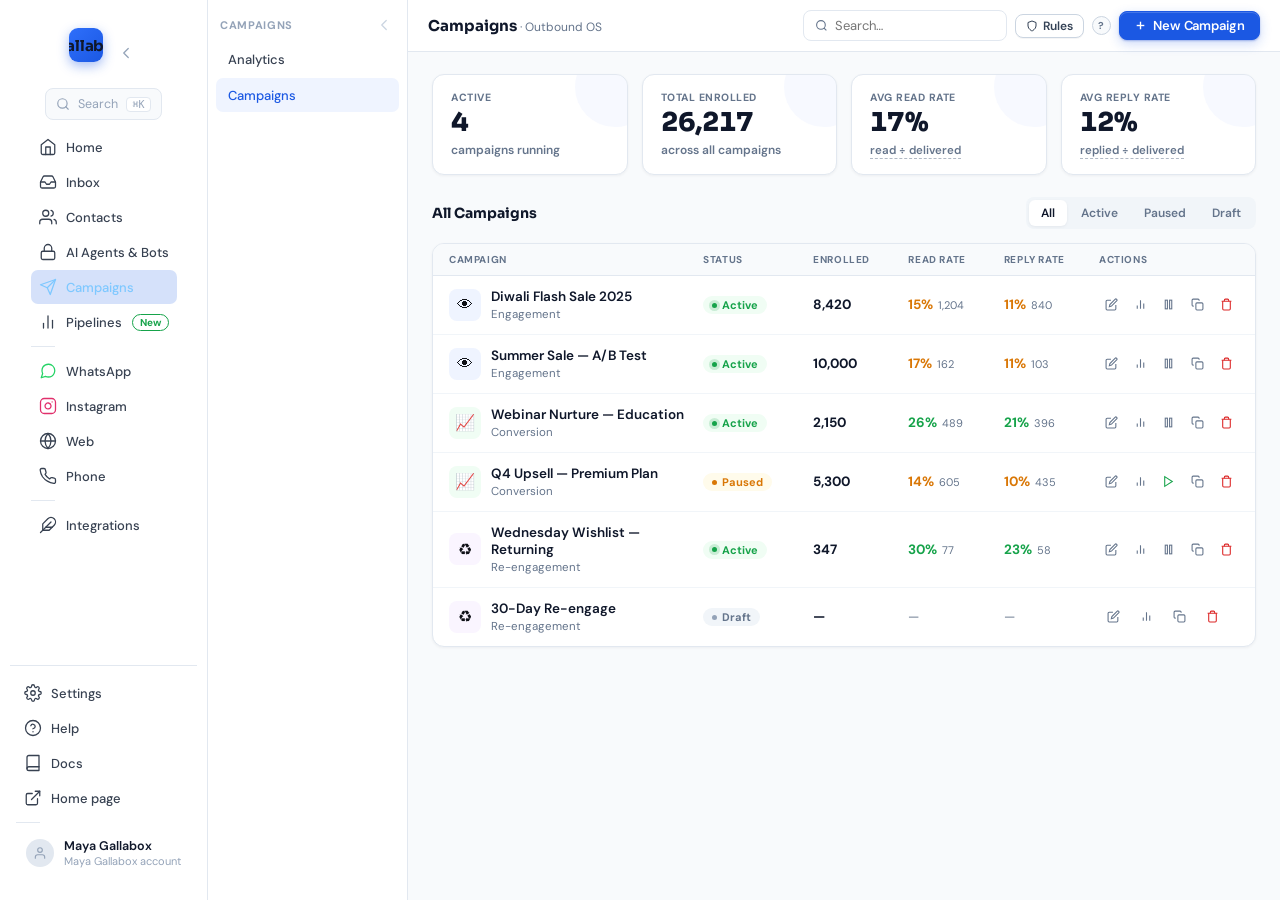
<file: gallabox-outbound.html>
<!DOCTYPE html>
<html lang="en">
<head>
<meta charset="UTF-8">
<meta name="viewport" content="width=device-width,initial-scale=1.0">
<title>Outbound OS — Gallabox</title>
<link href="https://fonts.googleapis.com/css2?family=Sora:wght@600;700;800&family=DM+Sans:opsz,wght@9..40,400;9..40,500;9..40,600&display=swap" rel="stylesheet">
<link rel="stylesheet" href="_gb.css">
<style>
/* Token aliases: _gb.css uses --gb/--ok/--warn/--err/--n* */
:root{
  --blue:var(--gb);--blue-d:var(--gb-d);--blue-s:var(--gb-s);--blue-b:var(--gb-b);
  --green:var(--ok);--green-s:var(--ok-s);
  --amber:var(--warn);--amber-s:var(--warn-s);
  --red:var(--err);--red-s:var(--err-s);
  --navy:var(--n900);--navy-m:var(--n700);
  --text:var(--ink);--muted:var(--n500);
  --border-d:var(--n300);
  --r:10px;--r-sm:8px;
  --sh:0 1px 4px rgba(15,23,42,.07),0 4px 16px rgba(15,23,42,.06);
  --sh-m:0 8px 32px rgba(15,23,42,.12);

  --r:var(--r-md);--sh-m:var(--sh-md);--blue-m:var(--gb-d);--blue-g:var(--gb-b);--font-head:var(--fh);--font-body:var(--fb);
}
*,*::before,*::after{box-sizing:border-box;margin:0;padding:0}
html,body{height:100%;font-family:var(--fb);background:var(--off);color:var(--ink);-webkit-font-smoothing:antialiased;overflow:hidden}
button,select,input{font-family:var(--fb);cursor:pointer}
.app{display:flex;height:100vh;overflow:hidden}
.main{flex:1;display:flex;flex-direction:column;overflow:hidden;min-width:0}
.screen{display:none;flex-direction:column;height:100%;overflow:hidden}
.screen.on{display:flex}
.tb{height:52px;background:var(--white);border-bottom:1px solid var(--border);display:flex;align-items:center;padding:0 20px;gap:10px;flex-shrink:0}
.tb-title{font-family:var(--fh);font-size:15px;font-weight:700;color:var(--navy)}
.tb-sub{font-size:12px;color:var(--muted)}
.tb-right{margin-left:auto;display:flex;align-items:center;gap:8px}
.tb-sep{width:1px;height:18px;background:var(--border);flex-shrink:0}
.btn{display:inline-flex;align-items:center;gap:5px;padding:7px 14px;border-radius:8px;font-size:13px;font-weight:600;border:1.5px solid transparent;transition:all .15s;line-height:1;white-space:nowrap;cursor:pointer}
.btn-p{background:var(--blue);color:#fff;border-color:var(--blue)}
.btn-p:hover{background:var(--blue-d)}
.btn-s{background:var(--white);color:var(--navy-m);border-color:var(--border-d)}
.btn-s:hover{background:var(--off)}
.btn-g{background:transparent;color:var(--muted);border-color:transparent}
.btn-g:hover{background:var(--off);color:var(--ink)}
.btn-d{background:var(--red-s);color:var(--red);border-color:#FECACA}
.btn-sm{padding:5px 10px;font-size:12px}
.btn-icon{padding:5px;width:30px;height:30px;justify-content:center;border-radius:7px}
.chip{display:inline-flex;align-items:center;gap:5px;padding:3px 9px;border-radius:20px;font-size:11.5px;font-weight:700}
.chip-ok{background:var(--ok-s);color:var(--ok)}
.chip-warn{background:var(--warn-s);color:var(--warn)}
.chip-gray{background:var(--n100);color:var(--n500);border:1px solid var(--border)}
.cdot{width:5px;height:5px;border-radius:50%;background:currentColor;flex-shrink:0}
.content{flex:1;overflow-y:auto;padding:22px 24px}
.stats-row{display:grid;grid-template-columns:repeat(4,1fr);gap:14px;margin-bottom:22px}
.stat-card{background:var(--white);border-radius:12px;border:1px solid var(--border);
  padding:16px 18px;position:relative;overflow:hidden;box-shadow:0 1px 3px rgba(15,23,42,.05)}
.stat-card::after{content:'';position:absolute;top:-28px;right:-28px;width:80px;height:80px;
  background:var(--gb-s);border-radius:50%;opacity:.5;pointer-events:none}
.stat-card.warn::after{background:var(--warn-s)}
.stat-card.ok::after{background:var(--ok-s)}
.stat-lbl{font-size:10.5px;font-weight:700;color:var(--n500);text-transform:uppercase;letter-spacing:.05em;margin-bottom:5px;position:relative;z-index:1}
.stat-val{font-family:var(--fh);font-size:26px;font-weight:800;color:var(--n900);line-height:1.1;
  margin-bottom:4px;letter-spacing:-.025em;font-feature-settings:"tnum";position:relative;z-index:1}
.stat-delta{font-size:12px;color:var(--n500);position:relative;z-index:1}
.filter-bar{display:flex;align-items:center;gap:8px;margin-bottom:14px;flex-wrap:wrap}
.filter-title{font-family:var(--fh);font-size:14px;font-weight:700;color:var(--n900);margin-right:auto}
.fbar-seg{display:inline-flex;gap:2px;background:var(--n100);padding:3px;border-radius:8px}
.fpill{padding:5px 12px;border-radius:6px;font-size:12px;font-weight:600;background:transparent;
  border:none;color:var(--n500);cursor:pointer;transition:all .12s}
.fpill:hover{color:var(--n900)}
.fpill.on{background:#fff;color:var(--n900);box-shadow:0 1px 3px rgba(15,23,42,.06)}
.search-wrap{display:flex;align-items:center;gap:7px;padding:6px 11px;border:1px solid var(--border);
  border-radius:8px;background:var(--white);transition:border-color .12s,box-shadow .12s}
.search-wrap:focus-within{border-color:var(--gb);box-shadow:0 0 0 3px rgba(27,88,227,.1)}
.search-wrap input{border:none;outline:none;font-size:13px;color:var(--ink);background:transparent;width:160px}
.camp-table{background:var(--white);border-radius:12px;border:1px solid var(--border);
  overflow:hidden;box-shadow:0 1px 3px rgba(15,23,42,.05)}
.camp-head{display:grid;grid-template-columns:2.4fr 110px .9fr .9fr .9fr 140px;padding:9px 16px;
  background:var(--n50);border-bottom:1px solid var(--border)}
.camp-hc{font-size:10px;font-weight:700;color:var(--n500);text-transform:uppercase;letter-spacing:.06em}
.camp-row{display:grid;grid-template-columns:2.4fr 110px .9fr .9fr .9fr 140px;padding:12px 16px;
  border-bottom:1px solid var(--n100);align-items:center;cursor:pointer;transition:background .1s}
.camp-row:last-child{border-bottom:none}
.camp-row:hover{background:#F5F8FF}
.camp-cell{font-size:13px;color:var(--ink)}
.c-name-wrap{display:flex;align-items:center;gap:10px}
.c-obj-ic{width:32px;height:32px;border-radius:8px;display:flex;align-items:center;justify-content:center;font-size:16px;flex-shrink:0}
.c-name{font-weight:600;font-size:13.5px;color:var(--navy)}
.c-meta{font-size:11.5px;color:var(--muted);margin-top:2px}
.m-n{font-weight:700;color:var(--navy);font-size:13.5px}
.m-ok{color:var(--ok)}.m-warn{color:var(--warn)}.m-gray{color:var(--muted)}
.act-row{display:flex;gap:3px;align-items:center}
.empty-state{display:flex;flex-direction:column;align-items:center;justify-content:center;padding:64px 24px;text-align:center}
.empty-icon{font-size:44px;margin-bottom:16px}
.empty-title{font-family:var(--fh);font-size:18px;font-weight:700;color:var(--navy);margin-bottom:8px}
.empty-sub{font-size:13.5px;color:var(--muted);line-height:1.65;max-width:380px;margin-bottom:24px}
.ctrl-grid{display:grid;grid-template-columns:1fr 1fr;gap:16px}
.ctrl-card{background:var(--white);border-radius:var(--r);border:1px solid var(--border);padding:18px}
.ctrl-title{font-family:var(--fh);font-size:13.5px;font-weight:700;color:var(--navy);margin-bottom:14px;display:flex;align-items:center;gap:7px}
.prio-row{display:flex;align-items:center;gap:10px;padding:9px 12px;border-radius:8px;border:1.5px solid var(--border);margin-bottom:6px;background:var(--white)}
.prio-num{font-family:var(--fh);font-size:13px;font-weight:700;color:var(--muted);width:20px;text-align:center;flex-shrink:0}
.prio-name{flex:1;font-size:13px;font-weight:600;color:var(--navy)}
.prio-arrs{display:flex;flex-direction:column;gap:2px}
.parr{width:20px;height:18px;border:none;background:transparent;color:var(--muted);cursor:pointer;border-radius:4px;font-size:10px;display:flex;align-items:center;justify-content:center}
.parr:hover{background:var(--off);color:var(--ink)}
.cs-item{display:flex;align-items:center;gap:10px;padding:11px 14px;border-radius:8px;border:1px solid var(--border);margin-bottom:8px;background:var(--white)}
.cs-dot{width:9px;height:9px;border-radius:50%;flex-shrink:0}
.cs-info{flex:1}
.cs-name{font-size:13.5px;font-weight:600;color:var(--navy)}
.cs-meta{font-size:11.5px;color:var(--muted);margin-top:2px}
.cs-actions{display:flex;gap:6px}
.tog{width:38px;height:21px;border-radius:20px;background:var(--n300);cursor:pointer;position:relative;transition:background .2s;flex-shrink:0;border:none}
.tog.on{background:var(--blue)}
.tok{position:absolute;top:2.5px;left:2.5px;width:16px;height:16px;border-radius:50%;background:#fff;box-shadow:0 1px 3px rgba(0,0,0,.2);transition:left .18s;pointer-events:none}
.tog.on .tok{left:20px}
.fg{margin-bottom:16px}
.fl{font-size:12px;font-weight:700;color:var(--navy-m);margin-bottom:5px}
.fi{width:100%;padding:9px 12px;border:1.5px solid var(--border);border-radius:8px;font-size:13px;color:var(--ink);outline:none;transition:border-color .15s;background:var(--white)}
.fi:focus{border-color:var(--blue)}
.fs{width:100%;padding:9px 12px;border:1.5px solid var(--border);border-radius:8px;font-size:13px;color:var(--ink);outline:none;background:var(--white)}
.modal-bg{position:fixed;inset:0;background:rgba(15,23,42,.5);z-index:400;display:none;align-items:center;justify-content:center}
.modal-bg.open{display:flex}
.modal{background:var(--white);border-radius:14px;width:520px;max-width:94vw;box-shadow:var(--sh-m);display:flex;flex-direction:column;max-height:90vh}
.modal-hd{padding:20px 22px 16px;border-bottom:1px solid var(--border);display:flex;align-items:flex-start;justify-content:space-between;flex-shrink:0}
.modal-title{font-family:var(--fh);font-size:17px;font-weight:700;color:var(--navy)}
.modal-sub{font-size:12.5px;color:var(--muted);margin-top:3px;line-height:1.5}
.modal-close{background:none;border:none;color:var(--muted);font-size:18px;padding:4px 6px;border-radius:6px;cursor:pointer}
.modal-close:hover{background:var(--off)}
.modal-body{padding:20px 22px;overflow-y:auto;flex:1}
.modal-ft{padding:14px 22px;border-top:1px solid var(--border);display:flex;align-items:center;gap:8px;flex-shrink:0}
.obj-card{padding:10px 12px;border-radius:9px;border:1.5px solid var(--border);cursor:pointer;display:flex;align-items:flex-start;gap:9px;transition:all .14s;background:var(--white)}
.obj-card:hover{border-color:var(--blue);background:var(--blue-s)}
.obj-card.sel{border-color:var(--blue);background:var(--blue-s);box-shadow:0 0 0 3px rgba(27,88,227,.1)}
.obj-ic{width:28px;height:28px;border-radius:7px;display:flex;align-items:center;justify-content:center;font-size:14px;flex-shrink:0;margin-top:1px}
.obj-name{font-size:12.5px;font-weight:700;color:var(--navy);margin-bottom:2px}
.obj-desc{font-size:11px;color:var(--muted)}
.obj-chk{margin-left:auto;width:16px;height:16px;border-radius:50%;background:var(--blue);color:#fff;display:none;align-items:center;justify-content:center;font-size:8px;font-weight:900;flex-shrink:0;margin-top:2px}
.obj-card.sel .obj-chk{display:flex}
.rules-block{border:1.5px solid var(--border);border-radius:var(--r-sm);overflow:hidden}
.rule-row{display:flex;align-items:center;justify-content:space-between;padding:11px 14px;border-bottom:1px solid var(--off);gap:14px}
.rule-row:last-child{border-bottom:none}
.rule-lbl{font-size:13px;font-weight:600;color:var(--ink)}
.rule-sub{font-size:11.5px;color:var(--muted);margin-top:1px}
/* Docs help button */
.docs-help{display:inline-flex;align-items:center;justify-content:center;width:19px;height:19px;border-radius:50%;background:var(--off);border:1.5px solid var(--border-d);color:var(--muted);font-size:10px;font-weight:800;text-decoration:none;flex-shrink:0;transition:all .14s;cursor:pointer;line-height:1}
.docs-help:hover{background:var(--blue-s);border-color:var(--blue);color:var(--blue)}
/* Stat card formula link */
.stat-formula{font-size:11.5px;color:var(--muted);text-decoration:none;border-bottom:1px dashed rgba(100,116,139,.5)}
.stat-formula:hover{color:var(--blue);border-color:var(--blue)}
</style>
</head>
<body>

<div class="app">
  <div id="gb-sb"></div>
  <div class="main">

    <!-- CAMPAIGNS -->
    <div id="screen-campaigns" class="screen on">
      <div class="tb">
        <div><span class="tb-title">Campaigns</span><span class="tb-sub"> · Outbound OS</span></div>
        <div class="tb-right">
          <div class="search-wrap">
            <svg width="13" height="13" viewBox="0 0 24 24" fill="none" stroke="var(--muted)" stroke-width="2"><circle cx="11" cy="11" r="8"/><line x1="21" y1="21" x2="16.65" y2="16.65"/></svg>
            <input id="search-inp" placeholder="Search…" oninput="filterCamps(this.value)">
          </div>
          <button class="btn btn-s btn-sm" onclick="S('controls')">
            <svg width="12" height="12" viewBox="0 0 24 24" fill="none" stroke="currentColor" stroke-width="2"><path d="M12 22s8-4 8-10V5l-8-3-8 3v7c0 6 8 10 8 10z"/></svg>
            Rules
          </button>
          <a class="docs-help" href="gallabox-docs.html?page=ob-why" target="_blank" title="Open Outbound Campaigns docs">?</a>
          <button class="btn btn-p" onclick="openCreateModal()" style="gap:6px">
            <svg width="13" height="13" viewBox="0 0 24 24" fill="none" stroke="currentColor" stroke-width="2.5"><line x1="12" y1="5" x2="12" y2="19"/><line x1="5" y1="12" x2="19" y2="12"/></svg>
            New Campaign
          </button>
        </div>
      </div>
      <div class="content">
        <div class="stats-row">
          <div class="stat-card"><div class="stat-lbl">Active</div><div class="stat-val" id="stat-active">—</div><div class="stat-delta">campaigns running</div></div>
          <div class="stat-card"><div class="stat-lbl">Total Enrolled</div><div class="stat-val" id="stat-enrolled">—</div><div class="stat-delta" title="Total contacts who entered any campaign flow across all campaigns">across all campaigns</div></div>
          <div class="stat-card"><div class="stat-lbl">Avg Read Rate</div><div class="stat-val" id="stat-read">—</div><div class="stat-delta"><a class="stat-formula" href="gallabox-docs.html?page=ob-analytics" target="_blank" title="Read ÷ Delivered. Target: 20%+. Below 20% means your opening line or send time needs work.">read ÷ delivered</a></div></div>
          <div class="stat-card"><div class="stat-lbl">Avg Reply Rate</div><div class="stat-val" id="stat-reply">—</div><div class="stat-delta"><a class="stat-formula" href="gallabox-docs.html?page=ob-analytics" target="_blank" title="Replied ÷ Delivered. Target: 5–15% for promotional, 20–35% for transactional. Low? Make the CTA specific and time-bound.">replied ÷ delivered</a></div></div>
        </div>
        <div class="filter-bar">
          <span class="filter-title">All Campaigns</span>
          <div class="fbar-seg">
            <button class="fpill on" data-f="all" onclick="setFilter(this)">All</button>
            <button class="fpill" data-f="active" onclick="setFilter(this)">Active</button>
            <button class="fpill" data-f="paused" onclick="setFilter(this)">Paused</button>
            <button class="fpill" data-f="draft" onclick="setFilter(this)">Draft</button>
          </div>
        </div>
        <div class="camp-table">
          <div class="camp-head">
            <div class="camp-hc">Campaign</div>
            <div class="camp-hc">Status</div>
            <div class="camp-hc">Enrolled</div>
            <div class="camp-hc">Read rate</div>
            <div class="camp-hc">Reply rate</div>
            <div class="camp-hc">Actions</div>
          </div>
          <div id="camp-list"></div>
          <div id="camp-empty" class="empty-state" style="display:none">
            <div class="empty-icon">&#128225;</div>
            <div class="empty-title">No campaigns yet</div>
            <div class="empty-sub">Create your first campaign. Set an objective, build a flow in the canvas, then activate when ready.</div>
            <button class="btn btn-p" onclick="openCreateModal()" style="gap:6px">
              <svg width="13" height="13" viewBox="0 0 24 24" fill="none" stroke="currentColor" stroke-width="2.5"><line x1="12" y1="5" x2="12" y2="19"/><line x1="5" y1="12" x2="19" y2="12"/></svg>
              Create First Campaign
            </button>
          </div>
        </div>
      </div>
    </div>

    <!-- CONTROLS -->
    <div id="screen-controls" class="screen">
      <div class="tb">
        <button class="btn btn-g btn-sm" onclick="S('campaigns')" style="gap:4px;color:var(--muted)">
          <svg width="13" height="13" viewBox="0 0 24 24" fill="none" stroke="currentColor" stroke-width="2"><polyline points="15 18 9 12 15 6"/></svg>
          Campaigns
        </button>
        <div class="tb-sep"></div>
        <span class="tb-title">Rules &amp; Priority</span>
        <div class="tb-right">
          <a class="docs-help" href="gallabox-docs.html?page=ob-setup" target="_blank" title="Learn about priority, DND, and enrollment rules">?</a>
          <button class="btn btn-p btn-sm">Save Changes</button>
        </div>
      </div>
      <div class="content">
        <div class="ctrl-grid">
          <div class="ctrl-card">
            <div class="ctrl-title">
              <svg width="14" height="14" viewBox="0 0 24 24" fill="none" stroke="var(--blue)" stroke-width="2"><line x1="8" y1="6" x2="21" y2="6"/><line x1="8" y1="12" x2="21" y2="12"/><line x1="8" y1="18" x2="21" y2="18"/><line x1="3" y1="6" x2="3.01" y2="6"/><line x1="3" y1="12" x2="3.01" y2="12"/><line x1="3" y1="18" x2="3.01" y2="18"/></svg>
              Campaign Priority
              <a class="docs-help" href="gallabox-docs.html?page=ob-setup" target="_blank" title="When a contact qualifies for two active campaigns simultaneously, Gallabox sends from the highest-priority (lowest number) campaign first. Drag to reorder.">?</a>
            </div>
            <div style="font-size:12px;color:var(--muted);margin-bottom:12px">1 = highest. Drag to reorder. Wins when two campaigns target the same contact.</div>
            <div id="priority-list"></div>
          </div>
          <div class="ctrl-card">
            <div class="ctrl-title">
              <svg width="14" height="14" viewBox="0 0 24 24" fill="none" stroke="var(--blue)" stroke-width="2"><circle cx="12" cy="12" r="10"/><polyline points="12 8 12 12 14 14"/></svg>
              Global Rules
              <a class="docs-help" href="gallabox-docs.html?page=ob-setup" target="_blank" title="Global DND applies to all campaigns. Max campaigns per contact prevents a contact from being enrolled in too many flows simultaneously.">?</a>
            </div>
            <div class="rules-block">
              <div class="rule-row">
                <div><div class="rule-lbl">Global DND</div><div class="rule-sub">9am–9pm IST · messages queue</div></div>
                <button class="tog on" onclick="this.classList.toggle('on')"><div class="tok"></div></button>
              </div>
              <div class="rule-row">
                <div><div class="rule-lbl">Max campaigns per contact</div><div class="rule-sub">Queue until contact exits one</div></div>
                <select class="fs" style="width:80px;font-size:12px;padding:5px 8px"><option>3</option><option>2</option><option>5</option><option>No limit</option></select>
              </div>
            </div>
          </div>
          <div class="ctrl-card" style="grid-column:1/-1">
            <div class="ctrl-title">
              <svg width="14" height="14" viewBox="0 0 24 24" fill="none" stroke="var(--blue)" stroke-width="2"><polygon points="13 2 3 14 12 14 11 22 21 10 12 10 13 2"/></svg>
              Active &amp; Paused Campaigns
            </div>
            <div id="ctrl-campaigns-list"></div>
          </div>
        </div>
      </div>
    </div>

  </div><!-- /main -->
</div><!-- /app -->

<!-- MODAL (direct child of body, outside .app) -->
<div class="modal-bg" id="create-modal" onclick="if(event.target===this)closeModal()">
  <div class="modal">
    <div class="modal-hd">
      <div>
        <div class="modal-title">New Campaign</div>
        <div class="modal-sub">Name it and set the objective. Entry type, audience, and message nodes are built inside the canvas.</div>
      </div>
      <button class="modal-close" onclick="closeModal()">&#x2715;</button>
    </div>
    <div class="modal-body">
      <div class="fg">
        <div class="fl">Campaign name <span style="color:var(--red)">*</span></div>
        <input class="fi" id="cm-name" placeholder="e.g. Diwali Flash Sale 2025" autocomplete="off">
      </div>
      <div class="fg">
        <div class="fl">Objective <span style="font-size:11px;font-weight:400;color:var(--muted)">· sets which metric is primary in analytics</span></div>
        <div style="display:grid;grid-template-columns:1fr 1fr;gap:8px">
          <div class="obj-card sel" data-obj="engagement" onclick="selObj(this)">
            <div class="obj-ic" style="background:var(--gb-s)">&#128065;</div>
            <div><div class="obj-name">Engagement</div><div class="obj-desc">Read rate + replies</div></div>
            <div class="obj-chk">&#x2713;</div>
          </div>
          <div class="obj-card" data-obj="conversion" onclick="selObj(this)">
            <div class="obj-ic" style="background:var(--ok-s)">&#128200;</div>
            <div><div class="obj-name">Conversion</div><div class="obj-desc">Reply + click rate</div></div>
            <div class="obj-chk">&#x2713;</div>
          </div>
          <div class="obj-card" data-obj="awareness" onclick="selObj(this)">
            <div class="obj-ic" style="background:var(--warn-s)">&#128226;</div>
            <div><div class="obj-name">Awareness</div><div class="obj-desc">Delivery + reach</div></div>
            <div class="obj-chk">&#x2713;</div>
          </div>
          <div class="obj-card" data-obj="reengagement" onclick="selObj(this)">
            <div class="obj-ic" style="background:var(--purple-s)">&#9851;</div>
            <div><div class="obj-name">Re-engagement</div><div class="obj-desc">Reactivate cold contacts</div></div>
            <div class="obj-chk">&#x2713;</div>
          </div>
        </div>
      </div>
      <div class="fg" style="margin-bottom:0">
        <div class="fl" style="display:flex;align-items:center;gap:6px">Enrollment rules <span style="font-size:11px;font-weight:400;color:var(--muted)">· editable later in campaign settings</span><a class="docs-help" href="gallabox-docs.html?page=ob-setup" target="_blank" title="Learn about enrollment rules, re-entry, DND, and priority">?</a></div>
        <div class="rules-block">
          <div class="rule-row">
            <div><div class="rule-lbl" title="Messages outside 9am–9pm IST are held in a queue and delivered when the window opens. Strongly recommended for all broadcast campaigns.">Respect DND (9am–9pm IST)</div><div class="rule-sub">Messages queue and send when window opens</div></div>
            <button class="tog on" id="cm-dnd" onclick="this.classList.toggle('on')"><div class="tok"></div></button>
          </div>
          <div class="rule-row">
            <div><div class="rule-lbl" title="When ON: a contact who already completed this campaign cannot enter again. Safest default for most campaigns — prevents duplicates.">Enroll once per contact</div><div class="rule-sub">Contact won't enter this campaign again while active</div></div>
            <button class="tog on" id="cm-enroll" onclick="this.classList.toggle('on')"><div class="tok"></div></button>
          </div>
          <div class="rule-row">
            <div><div class="rule-lbl" title="Never: contact runs the flow once, ever. After 30 days: useful for recurring monthly campaigns. Always: every qualifying event re-enrolls — use only with API Trigger entry.">Re-entry after exit</div><div class="rule-sub">If enroll-once is off, when can they re-enter?</div></div>
            <select class="fs" id="cm-reentry" style="width:130px;font-size:12px;padding:5px 9px">
              <option value="never">Never</option>
              <option value="30d">After 30 days</option>
              <option value="always">Always</option>
            </select>
          </div>
          <div class="rule-row">
            <div><div class="rule-lbl" style="display:flex;align-items:center;gap:5px">Priority <a class="docs-help" href="gallabox-docs.html?page=ob-setup" target="_blank" title="1 = highest priority. When a contact qualifies for two active campaigns at once, Gallabox sends from the higher-priority one first. Use 1–2 for time-sensitive campaigns, 4–5 for awareness or nurture.">?</a></div><div class="rule-sub">1 = highest · wins when two campaigns compete</div></div>
            <select class="fs" id="cm-priority" style="width:130px;font-size:12px;padding:5px 9px">
              <option value="1">1 — Highest</option>
              <option value="2">2</option>
              <option value="3" selected>3</option>
              <option value="4">4</option>
              <option value="5">5 — Lowest</option>
            </select>
          </div>
        </div>
      </div>
    </div>
    <div class="modal-ft">
      <span style="font-size:12px;color:var(--muted);margin-right:auto">&#x1F4A1; Entry type &amp; message are set in the canvas</span>
      <button class="btn btn-g" onclick="closeModal()">Cancel</button>
      <button class="btn btn-p" onclick="doCreate()">Create &amp; Open Canvas →</button>
    </div>
  </div>
</div>

<script src="_gb.js"></script>
<script src="_outbound-data.js"></script>
<script>
'use strict';

/* NAV */
function goBuilder(id)   { window.location.href = 'outbound-builder.html?id=' + id; }
function goAnalytics(id) { window.location.href = 'outbound-analytics.html?id=' + id; }
function S(name) {
  document.querySelectorAll('.screen').forEach(function(s){ s.classList.remove('on'); });
  var t = document.getElementById('screen-' + name);
  if (t) t.classList.add('on');
}

/* MODAL */
function openCreateModal() {
  var el = document.getElementById('create-modal');
  if (!el) return;
  var nm = document.getElementById('cm-name');
  if (nm) nm.value = '';
  document.querySelectorAll('.obj-card').forEach(function(c, i){ c.classList.toggle('sel', i === 0); });
  var d = document.getElementById('cm-dnd'), e = document.getElementById('cm-enroll');
  if (d) d.classList.add('on');
  if (e) e.classList.add('on');
  el.classList.add('open');
  setTimeout(function(){ if (nm) nm.focus(); }, 80);
}
function closeModal() {
  var el = document.getElementById('create-modal');
  if (el) el.classList.remove('open');
}
document.addEventListener('keydown', function(e){ if(e.key==='Escape') closeModal(); });
function selObj(card) {
  document.querySelectorAll('.obj-card').forEach(function(c){ c.classList.remove('sel'); });
  card.classList.add('sel');
}
function doCreate() {
  var nameEl = document.getElementById('cm-name');
  var name = nameEl ? nameEl.value.trim() : '';
  if (!name) {
    if (nameEl) { nameEl.focus(); nameEl.style.borderColor = 'var(--err)'; }
    setTimeout(function(){ if(nameEl) nameEl.style.borderColor = ''; }, 2000);
    return;
  }
  var selO = document.querySelector('.obj-card.sel');
  var reentry = document.getElementById('cm-reentry');
  var priority = document.getElementById('cm-priority');
  var dnd = document.getElementById('cm-dnd');
  var enroll = document.getElementById('cm-enroll');
  var id = Date.now();
  CAMPS.push({
    id: id, name: name,
    obj: selO ? selO.dataset.obj : 'engagement',
    type: 'broadcast',
    status: 'draft',
    priority: parseInt((priority && priority.value) || '3'),
    dnd: !dnd || dnd.classList.contains('on'),
    enrollOnce: !enroll || enroll.classList.contains('on'),
    reentry: (reentry && reentry.value) || 'never',
    enrolled: 0, sent: 0, delivered: 0, read: 0, replied: 0, cold: 0, bounced: 0
  });
  saveC(CAMPS);
  closeModal();
  goBuilder(id);
}

/* CAMPAIGNS LIST */
var curFilter = 'all', curSearch = '';
var OBJ_IC = { engagement:'&#128065;', conversion:'&#128200;', awareness:'&#128226;', reengagement:'&#9851;' };
var OBJ_L  = { engagement:'Engagement', conversion:'Conversion', awareness:'Awareness', reengagement:'Re-engagement' };
var OBJ_BG = { engagement:'var(--gb-s)', conversion:'var(--ok-s)', awareness:'var(--warn-s)', reengagement:'var(--purple-s)' };
var STATUS_L = { active:'Active', paused:'Paused', draft:'Draft' };

function nt(id, v) { var e = document.getElementById(id); if (e) e.textContent = v; }
function fmt(n) { return Number(n || 0).toLocaleString(); }
function esc(s) { return String(s || '').replace(/&/g,'&amp;').replace(/</g,'&lt;').replace(/>/g,'&gt;'); }

function renderCampaigns() {
  CAMPS = loadC();
  var q = curSearch.toLowerCase();
  var shown = CAMPS.filter(function(c) {
    if (curFilter !== 'all' && c.status !== curFilter) return false;
    if (q && c.name.toLowerCase().indexOf(q) === -1) return false;
    return true;
  }).sort(function(a, b) { return a.priority - b.priority; });

  var el = document.getElementById('camp-list');
  var em = document.getElementById('camp-empty');
  if (!el) return;

  nt('stat-active', CAMPS.filter(function(c){ return c.status === 'active'; }).length || '0');
  var totEnrolled = CAMPS.reduce(function(s, c){ return s + (c.enrolled || 0); }, 0);
  nt('stat-enrolled', totEnrolled > 0 ? fmt(totEnrolled) : '—');
  var withData = CAMPS.filter(function(c){ return (c.sent || 0) > 0; });
  if (withData.length) {
    var tD = withData.reduce(function(s,c){ return s+(c.delivered||c.sent||0); }, 0);
    var tR = withData.reduce(function(s,c){ return s+(c.read||0); }, 0);
    var tRp= withData.reduce(function(s,c){ return s+(c.replied||0); }, 0);
    nt('stat-read',  tD > 0 ? Math.round(tR/tD*100)+'%' : '—');
    nt('stat-reply', tD > 0 ? Math.round(tRp/tD*100)+'%' : '—');
  } else { nt('stat-read','—'); nt('stat-reply','—'); }

  if (!shown.length) { el.innerHTML = ''; if (em) em.style.display = 'flex'; return; }
  if (em) em.style.display = 'none';

  el.innerHTML = shown.map(function(c) {
    var stCls = c.status === 'active' ? 'live' : c.status === 'paused' ? 'paused' : 'draft';
    var s = c.sent || 0;
    var dl = c.delivered || s;
    var rp = dl > 0 ? Math.round((c.read||0)/dl*100) : 0;
    var rep= dl > 0 ? Math.round((c.replied||0)/dl*100) : 0;
    var rCls = rp>=20?'m-ok':rp>0?'m-warn':'m-gray';
    var repCls= rep>=15?'m-ok':rep>0?'m-warn':'m-gray';
    return '<div class="camp-row" onclick="goBuilder('+c.id+')">'
      +'<div class="camp-cell"><div class="c-name-wrap">'
      +'<div class="c-obj-ic" style="background:'+(OBJ_BG[c.obj]||'var(--gb-s)')+'">'+OBJ_IC[c.obj]+'</div>'
      +'<div><div class="c-name">'+esc(c.name)+'</div>'
      +'<div class="c-meta">'+(OBJ_L[c.obj]||c.obj)+(c.dnd?' · DND on':'')+'</div></div>'
      +'</div></div>'
      +'<div class="camp-cell"><span class="status '+stCls+'"><span class="cdot"></span>'+(STATUS_L[c.status]||c.status)+'</span></div>'
      +'<div class="camp-cell"><span class="m-n">'+(c.enrolled?fmt(c.enrolled):'—')+'</span></div>'
      +'<div class="camp-cell">'
      +(s>0?'<span class="m-n '+rCls+'">'+rp+'%</span><span style="font-size:11px;color:var(--muted);margin-left:5px">'+fmt(c.read||0)+'</span>':'<span class="m-gray">—</span>')
      +'</div>'
      +'<div class="camp-cell">'
      +(s>0?'<span class="m-n '+repCls+'">'+rep+'%</span><span style="font-size:11px;color:var(--muted);margin-left:5px">'+fmt(c.replied||0)+'</span>':'<span class="m-gray">—</span>')
      +'</div>'
      +'<div class="camp-cell" onclick="event.stopPropagation()"><div class="act-row">'
      +'<button class="btn btn-g btn-icon btn-sm" title="Edit in canvas" onclick="goBuilder('+c.id+')">'
      +'<svg width="13" height="13" viewBox="0 0 24 24" fill="none" stroke="currentColor" stroke-width="2"><path d="M11 4H4a2 2 0 0 0-2 2v14a2 2 0 0 0 2 2h14a2 2 0 0 0 2-2v-7"/><path d="M18.5 2.5a2.121 2.121 0 0 1 3 3L12 15l-4 1 1-4 9.5-9.5z"/></svg>'
      +'</button>'
      +'<button class="btn btn-g btn-icon btn-sm" title="View analytics" onclick="goAnalytics('+c.id+')">'
      +'<svg width="13" height="13" viewBox="0 0 24 24" fill="none" stroke="currentColor" stroke-width="2"><line x1="18" y1="20" x2="18" y2="10"/><line x1="12" y1="20" x2="12" y2="4"/><line x1="6" y1="20" x2="6" y2="14"/></svg>'
      +'</button>'
      +(c.status==='active'
        ?'<button class="btn btn-g btn-icon btn-sm" title="Pause campaign" onclick="toggleStatus('+c.id+')">'
         +'<svg width="13" height="13" viewBox="0 0 24 24" fill="none" stroke="currentColor" stroke-width="2"><rect x="6" y="4" width="4" height="16"/><rect x="14" y="4" width="4" height="16"/></svg>'
         +'</button>'
        :c.status==='paused'
        ?'<button class="btn btn-g btn-icon btn-sm" title="Resume campaign" onclick="toggleStatus('+c.id+')" style="color:var(--ok)">'
         +'<svg width="13" height="13" viewBox="0 0 24 24" fill="none" stroke="currentColor" stroke-width="2"><polygon points="5 3 19 12 5 21 5 3"/></svg>'
         +'</button>'
        :'')
      +'<button class="btn btn-g btn-icon btn-sm" title="Duplicate campaign" onclick="dupC('+c.id+')">'
      +'<svg width="13" height="13" viewBox="0 0 24 24" fill="none" stroke="currentColor" stroke-width="2"><rect x="9" y="9" width="13" height="13" rx="2"/><path d="M5 15H4a2 2 0 0 1-2-2V4a2 2 0 0 1 2-2h9a2 2 0 0 1 2 2v1"/></svg>'
      +'</button>'
      +'<button class="btn btn-g btn-icon btn-sm" title="Delete campaign" onclick="delC('+c.id+')" style="color:var(--err)">'
      +'<svg width="13" height="13" viewBox="0 0 24 24" fill="none" stroke="currentColor" stroke-width="2"><polyline points="3 6 5 6 21 6"/><path d="M19 6v14a2 2 0 0 1-2 2H7a2 2 0 0 1-2-2V6m3 0V4a2 2 0 0 1 2-2h4a2 2 0 0 1 2 2v2"/></svg>'
      +'</button>'
      +'</div></div>'
      +'</div>';
  }).join('');
}

function setFilter(btn) {
  document.querySelectorAll('.fpill').forEach(function(p){ p.classList.remove('on'); });
  btn.classList.add('on');
  curFilter = btn.dataset.f || 'all';
  renderCampaigns();
}
function filterCamps(q) { curSearch = q || ''; renderCampaigns(); }
function toggleStatus(id) {
  var c = CAMPS.find(function(x){ return x.id===id; });
  if (!c) return;
  c.status = c.status==='active' ? 'paused' : 'active';
  saveC(CAMPS); renderCampaigns(); renderCtrlCampaigns();
}
function delC(id) {
  if (!confirm('Delete this campaign?')) return;
  CAMPS = CAMPS.filter(function(c){ return c.id!==id; });
  saveC(CAMPS); renderCampaigns(); renderCtrlCampaigns(); renderPriority();
}
function dupC(id) {
  var c = CAMPS.find(function(x){ return x.id===id; });
  if (!c) return;
  CAMPS.push(Object.assign({},c,{id:Date.now(),name:c.name+' (copy)',status:'draft',enrolled:0,sent:0,delivered:0,read:0,replied:0,cold:0,bounced:0,priority:CAMPS.length+1}));
  saveC(CAMPS); renderCampaigns();
}

/* CONTROLS */
function renderCtrlCampaigns() {
  var el = document.getElementById('ctrl-campaigns-list');
  if (!el) return;
  var live = CAMPS.filter(function(c){ return c.status !== 'draft'; });
  if (!live.length) { el.innerHTML='<div style="padding:16px;text-align:center;font-size:13px;color:var(--muted)">No active or paused campaigns.</div>'; return; }
  el.innerHTML = live.map(function(c){
    return '<div class="cs-item">'
      +'<div class="cs-dot" style="background:'+(c.status==='active'?'var(--ok)':'var(--warn)')+'"></div>'
      +'<div class="cs-info"><div class="cs-name">'+esc(c.name)+'</div>'
      +'<div class="cs-meta">Priority '+c.priority+' · '+fmt(c.enrolled||0)+' enrolled</div></div>'
      +'<div class="cs-actions">'
      +(c.status==='active'
        ?'<button class="btn btn-s btn-sm" onclick="toggleStatus('+c.id+')">&#9646;&#9646; Pause</button>'
        :'<button class="btn btn-p btn-sm" onclick="toggleStatus('+c.id+')">▶ Resume</button>')
      +'</div></div>';
  }).join('');
}

function renderPriority() {
  var el = document.getElementById('priority-list');
  if (!el) return;
  var sorted = CAMPS.slice().sort(function(a,b){ return a.priority-b.priority; });
  el.innerHTML = sorted.map(function(c,i){
    var stCls = c.status==='active'?'live':c.status==='paused'?'paused':'draft';
    return '<div class="prio-row">'
      +'<div class="prio-num">'+(i+1)+'</div>'
      +'<div class="prio-name">'+esc(c.name)+' <span class="status '+stCls+'" style="font-size:10px;padding:1px 7px"><span class="cdot"></span>'+(STATUS_L[c.status]||c.status)+'</span></div>'
      +'<div class="prio-arrs">'
      +(i>0?'<button class="parr" onclick="movePrio('+c.id+',-1)">▲</button>':'<button class="parr" style="opacity:.25">▲</button>')
      +(i<sorted.length-1?'<button class="parr" onclick="movePrio('+c.id+',1)">▼</button>':'<button class="parr" style="opacity:.25">▼</button>')
      +'</div></div>';
  }).join('');
}
function movePrio(id, dir) {
  var sorted = CAMPS.slice().sort(function(a,b){ return a.priority-b.priority; });
  var idx = sorted.findIndex(function(c){ return c.id===id; });
  var ni = idx+dir;
  if (ni<0||ni>=sorted.length) return;
  var tmp=sorted[idx].priority; sorted[idx].priority=sorted[ni].priority; sorted[ni].priority=tmp;
  sorted.forEach(function(c){ var o=CAMPS.find(function(x){ return x.id===c.id; }); if(o) o.priority=c.priority; });
  saveC(CAMPS); renderPriority();
}

/* INIT */
GB.sidebar('campaigns');
S('campaigns');
renderCampaigns();
renderCtrlCampaigns();
renderPriority();
</script>
</body>
</html>
</file>
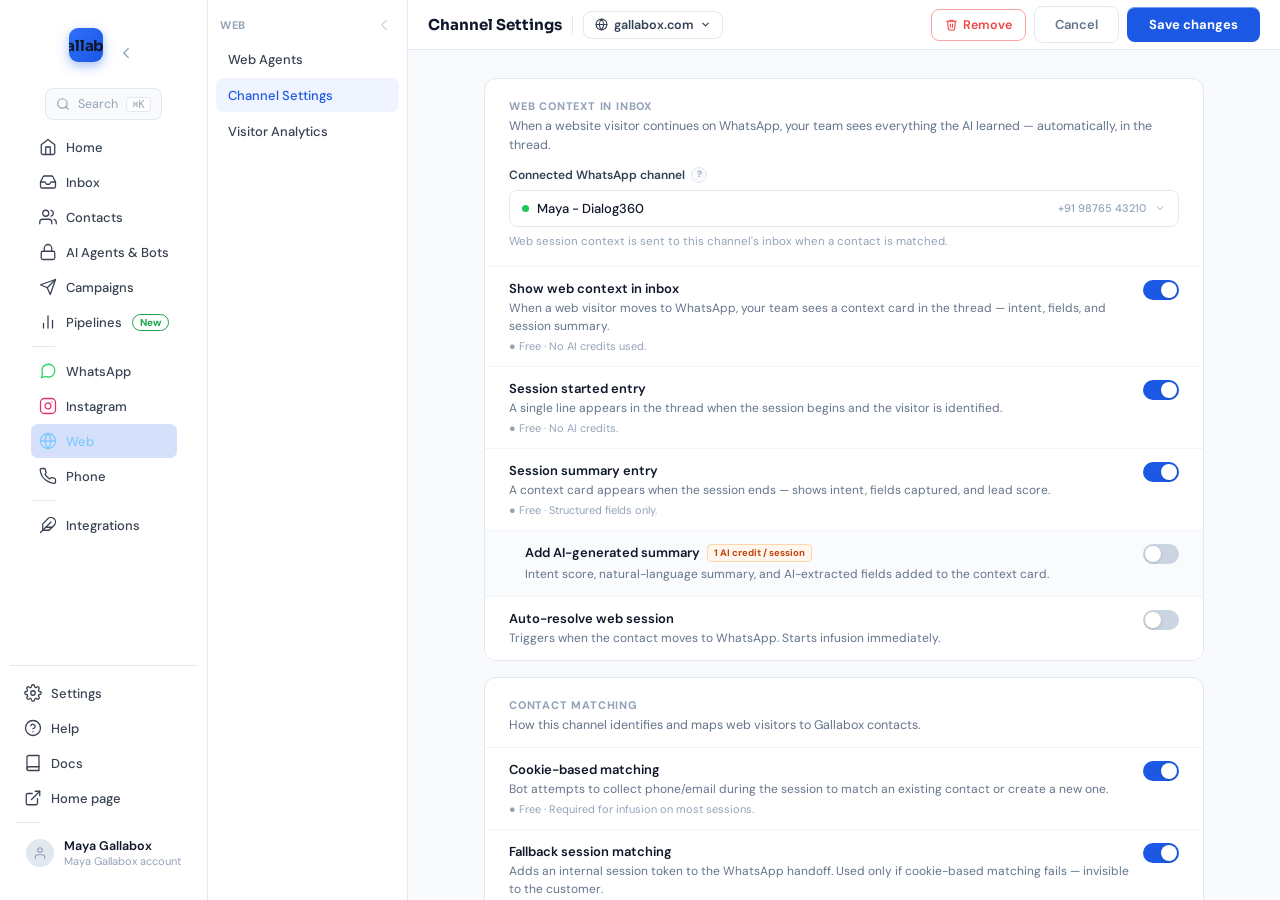
<file: gallabox-web-channel-settings.html>
<!DOCTYPE html>
<html lang="en">
<head>
<meta charset="UTF-8">
<meta name="viewport" content="width=device-width, initial-scale=1.0">
<title>Channel Settings — Gallabox</title>
<link href="https://fonts.googleapis.com/css2?family=Sora:wght@600;700;800&family=DM+Sans:opsz,wght@9..40,400;9..40,500;9..40,600&display=swap" rel="stylesheet">
<link rel="stylesheet" href="_gb.css">
<style>
.section-bar{height:50px;background:var(--white);border-bottom:1px solid var(--border);display:flex;align-items:center;justify-content:space-between;padding:0 20px;flex-shrink:0}
.section-title{font-family:var(--fh);font-size:15px;font-weight:700}
.tb-sep{width:1px;height:18px;background:var(--border);flex-shrink:0}
.ctrl-btn{display:inline-flex;align-items:center;gap:6px;padding:5px 11px;background:var(--white);border:1.5px solid var(--border);border-radius:8px;font-size:12.5px;font-weight:600;color:var(--n700);cursor:pointer;font-family:inherit;transition:border-color .14s;white-space:nowrap}
.ctrl-btn:hover{border-color:var(--gb)}
.chan-menu{display:none;position:fixed;background:var(--white);border:1.5px solid var(--border);border-radius:10px;box-shadow:0 8px 28px rgba(15,23,42,.13);z-index:300;min-width:200px;padding:5px}
.chan-opt{padding:8px 13px;font-size:13px;color:var(--n700);cursor:pointer;border-radius:7px;transition:background .1s}
.chan-opt:hover{background:var(--n50)}.chan-opt.on{color:var(--gb);font-weight:700;background:var(--gb-s)}
.cs-area{flex:1;overflow-y:auto;background:var(--n50);padding:28px 32px}
.cs-inner{max-width:720px;margin:0 auto}
.cs-card{background:var(--white);border:1px solid var(--border);border-radius:12px;margin-bottom:16px;overflow:hidden}
.cs-head{padding:20px 24px 12px}
.cs-section{font-size:11px;font-weight:800;text-transform:uppercase;letter-spacing:.8px;color:var(--n400);margin-bottom:4px}
.cs-desc{font-size:12.5px;color:var(--n500);line-height:1.5}
.cs-row{padding:13px 24px;border-top:1px solid var(--n100);display:flex;align-items:flex-start;gap:12px;background:var(--white)}
.cs-row.ind{background:#FAFBFC;padding-left:40px}
.cs-lbl{font-size:13px;font-weight:600;color:var(--n800)}
.cs-sub{font-size:12px;color:var(--n500);line-height:1.5;margin-top:2px}
.cs-note{font-size:11px;color:var(--n400);margin-top:4px}
.tog{width:36px;height:20px;border-radius:10px;flex-shrink:0;cursor:pointer;border:none;padding:0;position:relative;transition:background .18s}
.tog .k{width:16px;height:16px;border-radius:50%;background:#fff;position:absolute;top:2px;transition:left .18s;box-shadow:0 1px 3px rgba(0,0,0,.18)}
.tog.on{background:var(--gb)}.tog.on .k{left:18px}.tog.off{background:#CBD5E1}.tog.off .k{left:2px}.tog.dis{opacity:.4;cursor:default}
.sel-wrap{position:relative}
.sel-trig{display:flex;align-items:center;gap:8px;padding:9px 12px;border:1.5px solid var(--border);border-radius:8px;background:var(--white);cursor:pointer;font-size:13px;color:var(--n800);font-weight:500;transition:border-color .15s}
.sel-trig.open{border-color:var(--gb)}.sel-trig.dis{opacity:.4;cursor:default}
.sel-menu{position:absolute;top:calc(100% + 4px);left:0;right:0;background:var(--white);border:1.5px solid var(--border);border-radius:9px;box-shadow:0 8px 24px rgba(15,23,42,.12);z-index:99;overflow:hidden}
.sel-opt{padding:10px 14px;font-size:13px;color:var(--n700);cursor:pointer;border-bottom:1px solid #F8FAFC;display:flex;align-items:center;gap:8px}
.sel-opt:hover{background:var(--n50)}.sel-opt.on{color:var(--gb);font-weight:700;background:#EFF4FF}
.badge{font-size:9.5px;font-weight:700;padding:2px 6px;border-radius:4px;background:#FFF7ED;color:#C2410C;border:1px solid #FED7AA}
.credit{margin:0 24px 16px;padding:10px 14px;background:#FFFBEB;border:1px solid #FED7AA;border-radius:8px;font-size:12px;color:#92400E;line-height:1.55;display:none}
.btn-s{padding:9px 22px;background:var(--gb);color:#fff;border:none;border-radius:8px;font-size:13px;font-weight:700;cursor:pointer;font-family:inherit;transition:background .2s}
.btn-s.saved{background:#22C55E}
.btn-g{padding:9px 20px;background:transparent;color:var(--n500);border:1.5px solid var(--border);border-radius:8px;font-size:13px;font-weight:600;cursor:pointer;font-family:inherit}
.btn-del{padding:7px 13px;background:transparent;color:#EF4444;border:1.5px solid #FCA5A5;border-radius:8px;font-size:12.5px;font-weight:600;cursor:pointer;font-family:inherit;display:inline-flex;align-items:center;gap:5px;transition:background .14s}
.btn-del:hover{background:#FFF1F2;border-color:#EF4444}
.dh{display:inline-flex;align-items:center;justify-content:center;width:16px;height:16px;border-radius:50%;background:var(--n50);border:1px solid var(--border);color:var(--n400);font-size:9px;font-weight:800;text-decoration:none;flex-shrink:0;line-height:1}
.dh:hover{background:#EFF4FF;border-color:var(--gb);color:var(--gb)}
</style>
</head>
<body>
<div style="display:flex;height:100vh;overflow:hidden">
  <div id="gb-sb"></div>
  <div class="gb-main">
    <div style="display:flex;flex-direction:column;flex:1;overflow:hidden">
      <div class="section-bar">
        <div style="display:flex;align-items:center;gap:10px">
          <div class="section-title">Channel Settings</div>
          <div class="tb-sep"></div>
          <div style="position:relative">
            <button class="ctrl-btn" id="cs-chan-btn" onclick="toggleCsMenu()">
              <svg width="13" height="13" viewBox="0 0 24 24" fill="none" stroke="currentColor" stroke-width="2" stroke-linecap="round" stroke-linejoin="round"><circle cx="12" cy="12" r="10"/><line x1="2" y1="12" x2="22" y2="12"/><path d="M12 2a15.3 15.3 0 0 1 4 10 15.3 15.3 0 0 1-4 10 15.3 15.3 0 0 1-4-10 15.3 15.3 0 0 1 4-10z"/></svg>
              <span id="cs-chan-name">gallabox.com</span>
              <svg width="11" height="11" viewBox="0 0 24 24" fill="none" stroke="currentColor" stroke-width="2.5" stroke-linecap="round" stroke-linejoin="round"><polyline points="6 9 12 15 18 9"/></svg>
            </button>
            <div class="chan-menu" id="cs-chan-menu"></div>
          </div>
        </div>
        <div style="display:flex;gap:8px;align-items:center">
          <button class="btn-del" id="cs-del-btn" onclick="deleteChannel()">
            <svg width="13" height="13" viewBox="0 0 24 24" fill="none" stroke="currentColor" stroke-width="2" stroke-linecap="round" stroke-linejoin="round"><polyline points="3 6 5 6 21 6"/><path d="M19 6l-1 14a2 2 0 0 1-2 2H8a2 2 0 0 1-2-2L5 6"/><path d="M10 11v6"/><path d="M14 11v6"/><path d="M9 6V4h6v2"/></svg>
            Remove
          </button>
          <button class="btn-g">Cancel</button>
          <button class="btn-s" id="sb1">Save changes</button>
        </div>
      </div>
      <div class="cs-area"><div class="cs-inner">

        <div class="cs-card">
          <div class="cs-head"><div class="cs-section">Web Context in Inbox</div><div class="cs-desc">When a website visitor continues on WhatsApp, your team sees everything the AI learned — automatically, in the thread.</div></div>
          <div style="padding:0 24px 16px">
            <div style="display:flex;align-items:center;gap:6px;margin-bottom:7px"><div style="font-size:12px;font-weight:600;color:#334155">Connected WhatsApp channel</div><a class="dh" href="gallabox-docs.html?page=handoff&anchor=chat-infusion" target="_blank" title="How does channel connection work?">?</a></div>
            <div class="sel-wrap" id="wa-wrap">
              <div class="sel-trig" id="wa-trig" onclick="toggleWa()">
                <div id="wa-dot" style="width:7px;height:7px;border-radius:50%;background:#22C55E;flex-shrink:0"></div>
                <span id="wa-name" style="flex:1">Maya - Dialog360</span>
                <span id="wa-ph" style="font-size:11px;color:var(--n400)">+91 98765 43210</span>
                <svg id="wa-chev" width="12" height="12" viewBox="0 0 24 24" fill="none" stroke="#94A3B8" stroke-width="2" style="transition:transform .18s"><polyline points="6 9 12 15 18 9"/></svg>
              </div>
              <div class="sel-menu" id="wa-menu" style="display:none">
                <div class="sel-opt on" data-id="wa1" onclick="selWa('wa1','Maya - Dialog360','+91 98765 43210','#22C55E')"><div style="width:7px;height:7px;border-radius:50%;background:#22C55E"></div><div><div>Maya - Dialog360</div><div style="font-size:11px;color:var(--n400)">+91 98765 43210</div></div></div>
                <div class="sel-opt" data-id="wa2" onclick="selWa('wa2','Support Line','+91 80121 44822','#3B82F6')"><div style="width:7px;height:7px;border-radius:50%;background:#3B82F6"></div><div><div>Support Line</div><div style="font-size:11px;color:var(--n400)">+91 80121 44822</div></div></div>
              </div>
            </div>
            <div style="font-size:11.5px;color:var(--n400);margin-top:6px;line-height:1.5">Web session context is sent to this channel's inbox when a contact is matched.</div>
          </div>
          <div class="cs-row"><div style="flex:1"><div class="cs-lbl">Show web context in inbox</div><div class="cs-sub">When a web visitor moves to WhatsApp, your team sees a context card in the thread — intent, fields, and session summary.</div><div class="cs-note">● Free · No AI credits used.</div></div><button class="tog on" id="tog-infusion" onclick="tog('infusion')"><div class="k"></div></button></div>
          <div class="cs-row"><div style="flex:1"><div class="cs-lbl">Session started entry</div><div class="cs-sub">A single line appears in the thread when the session begins and the visitor is identified.</div><div class="cs-note">● Free · No AI credits.</div></div><button class="tog on" id="tog-createEv" onclick="tog('createEv')"><div class="k"></div></button></div>
          <div class="cs-row"><div style="flex:1"><div class="cs-lbl">Session summary entry</div><div class="cs-sub">A context card appears when the session ends — shows intent, fields captured, and lead score.</div><div class="cs-note">● Free · Structured fields only.</div></div><button class="tog on" id="tog-resolveEv" onclick="tog('resolveEv')"><div class="k"></div></button></div>
          <div class="cs-row ind"><div style="flex:1"><div style="display:flex;align-items:center;gap:7px;margin-bottom:3px"><span class="cs-lbl">Add AI-generated summary</span><span class="badge">1 AI credit / session</span></div><div class="cs-sub">Intent score, natural-language summary, and AI-extracted fields added to the context card.</div></div><button class="tog off dis" id="tog-aiSummary" onclick="tog('aiSummary')"><div class="k"></div></button></div>
          <div class="credit" id="credit">💡 AI credits are charged once per session when the summary generates successfully. Dropped and anonymous sessions are never charged. <a href="gallabox-docs.html" target="_blank" style="color:#B45309;font-weight:700;text-decoration:none">Learn about AI credits →</a></div>
          <div class="cs-row"><div style="flex:1"><div class="cs-lbl">Auto-resolve web session</div><div class="cs-sub">Triggers when the contact moves to WhatsApp. Starts infusion immediately.</div></div><button class="tog off" id="tog-autoResolve" onclick="tog('autoResolve')"><div class="k"></div></button></div>
        </div>

        <div class="cs-card">
          <div class="cs-head"><div class="cs-section">Contact Matching</div><div class="cs-desc">How this channel identifies and maps web visitors to Gallabox contacts.</div></div>
          <div class="cs-row"><div style="flex:1"><div class="cs-lbl">Cookie-based matching</div><div class="cs-sub">Bot attempts to collect phone/email during the session to match an existing contact or create a new one.</div><div class="cs-note">● Free · Required for infusion on most sessions.</div></div><button class="tog on" id="tog-capture" onclick="tog('capture')"><div class="k"></div></button></div>
          <div class="cs-row"><div style="flex:1"><div class="cs-lbl">Fallback session matching</div><div class="cs-sub">Adds an internal session token to the WhatsApp handoff. Used only if cookie-based matching fails — invisible to the customer.</div><div class="cs-note">● Free · Recommended · Token expires after 30 min.</div></div><button class="tog on" id="tog-refCode" onclick="tog('refCode')"><div class="k"></div></button></div>
        </div>

        <div style="display:flex;justify-content:flex-end;gap:10px;padding-bottom:8px">
          <button class="btn-g">Cancel</button><button class="btn-s" id="sb2">Save changes</button>
        </div>
      </div></div>
    </div>
  </div>
</div>
<script src="_gb.js"></script>
<script>
'use strict';
GB.sidebar('web');

/* ── CHANNELS ─────────────────────────────────────────────── */
var DEFAULT_CHANNELS = ['gallabox.com', 'docs.gallabox.com', 'app.gallabox.com'];
function loadChannels() {
  try { var d = JSON.parse(localStorage.getItem('gb_channels')); if (Array.isArray(d)) return d; } catch(e) {}
  return DEFAULT_CHANNELS.slice();
}
function saveChannels(ch) { localStorage.setItem('gb_channels', JSON.stringify(ch)); }
var CHANNELS = loadChannels();
var activeChan = CHANNELS[0] || 'gallabox.com';

/* ── PER-CHANNEL SETTINGS ─────────────────────────────────── */
var DEFAULT_S = {infusion:true,createEv:true,resolveEv:true,aiSummary:false,autoResolve:false,capture:true,refCode:true,wa:'wa1'};
function loadChanS(chan) {
  try { var d = JSON.parse(localStorage.getItem('gb_cs_' + chan)); return Object.assign({}, DEFAULT_S, d || {}); } catch(e) { return Object.assign({}, DEFAULT_S); }
}
function saveChanS(chan, s) { localStorage.setItem('gb_cs_' + chan, JSON.stringify(s)); }
var S = loadChanS(activeChan);

/* ── CHANNEL DROPDOWN ─────────────────────────────────────── */
function renderCsMenu() {
  var m = document.getElementById('cs-chan-menu');
  if (!m) return;
  m.innerHTML = CHANNELS.length
    ? CHANNELS.map(function(c) {
        return '<div class="chan-opt' + (c === activeChan ? ' on' : '') + '" onclick="setCsChan(\'' + c.replace(/\\/g,'\\\\').replace(/'/g,"\\'") + '\')">'
          + '<svg width="12" height="12" viewBox="0 0 24 24" fill="none" stroke="currentColor" stroke-width="2" stroke-linecap="round" stroke-linejoin="round" style="flex-shrink:0"><circle cx="12" cy="12" r="10"/><line x1="2" y1="12" x2="22" y2="12"/><path d="M12 2a15.3 15.3 0 0 1 4 10 15.3 15.3 0 0 1-4 10 15.3 15.3 0 0 1-4-10 15.3 15.3 0 0 1 4-10z"/></svg>'
          + c + '</div>';
      }).join('')
    : '<div style="padding:10px 13px;font-size:12.5px;color:var(--n400)">No channels added</div>';
}
function toggleCsMenu() {
  var m = document.getElementById('cs-chan-menu');
  var btn = document.getElementById('cs-chan-btn');
  if (m.style.display === 'block') { m.style.display = 'none'; return; }
  renderCsMenu();
  var r = btn.getBoundingClientRect();
  m.style.left = r.left + 'px';
  m.style.right = 'auto';
  var menuH = Math.min(CHANNELS.length * 38 + 10, 180);
  if (r.bottom + 4 + menuH > window.innerHeight) {
    m.style.top = 'auto';
    m.style.bottom = (window.innerHeight - r.top + 4) + 'px';
  } else {
    m.style.bottom = 'auto';
    m.style.top = (r.bottom + 4) + 'px';
  }
  m.style.display = 'block';
}
function setCsChan(name) {
  saveChanS(activeChan, S);
  activeChan = name;
  S = loadChanS(name);
  document.getElementById('cs-chan-name').textContent = name;
  document.getElementById('cs-chan-menu').style.display = 'none';
  applyS();
}
function deleteChannel() {
  var idx = CHANNELS.indexOf(activeChan);
  if (idx === -1) return;
  CHANNELS.splice(idx, 1);
  saveChannels(CHANNELS);
  if (CHANNELS.length === 0) {
    activeChan = '';
    document.getElementById('cs-chan-name').textContent = '— no channels —';
    document.getElementById('cs-del-btn').style.display = 'none';
    return;
  }
  var next = CHANNELS[Math.min(idx, CHANNELS.length - 1)];
  setCsChan(next);
}

/* ── SETTINGS ─────────────────────────────────────────────── */
function applyS() {
  ['infusion','createEv','resolveEv','aiSummary','autoResolve','capture','refCode'].forEach(function(k) {
    var b = document.getElementById('tog-' + k); if (!b) return;
    var dis = (k==='createEv'||k==='resolveEv'||k==='autoResolve') ? !S.infusion
            : k==='aiSummary' ? (!S.infusion || !S.resolveEv) : false;
    b.className = 'tog ' + (S[k] ? 'on' : 'off') + (dis ? ' dis' : '');
  });
  document.getElementById('credit').style.display = (S.infusion && S.resolveEv && S.aiSummary) ? 'block' : 'none';
  var t = document.getElementById('wa-trig');
  t.className = 'sel-trig' + (!S.infusion ? ' dis' : '');
  t.onclick = S.infusion ? function() { toggleWa(); } : null;
}
function tog(k) { var b = document.getElementById('tog-' + k); if (b && b.classList.contains('dis')) return; S[k] = !S[k]; applyS(); }

/* ── WA DROPDOWN ──────────────────────────────────────────── */
var waO = false;
function toggleWa() {
  waO = !waO;
  document.getElementById('wa-menu').style.display = waO ? 'block' : 'none';
  document.getElementById('wa-chev').style.transform = waO ? 'rotate(180deg)' : 'rotate(0)';
  document.getElementById('wa-trig').className = 'sel-trig' + (waO ? ' open' : '');
}
function selWa(id, name, ph, col) {
  S.wa = id;
  document.getElementById('wa-name').textContent = name;
  document.getElementById('wa-ph').textContent = ph;
  document.getElementById('wa-dot').style.background = col;
  document.querySelectorAll('.sel-opt').forEach(function(el) { el.className = 'sel-opt' + (el.dataset.id === id ? ' on' : ''); });
  toggleWa();
}

/* ── OUTSIDE CLICK ────────────────────────────────────────── */
document.addEventListener('click', function(e) {
  if (!e.target.closest('#cs-chan-btn') && !e.target.closest('#cs-chan-menu')) {
    var m = document.getElementById('cs-chan-menu'); if (m) m.style.display = 'none';
  }
  if (waO && !document.getElementById('wa-wrap').contains(e.target)) toggleWa();
});

/* ── SAVE ─────────────────────────────────────────────────── */
function doSave(b) {
  saveChanS(activeChan, S);
  b.textContent = '✓ Saved'; b.className = 'btn-s saved';
  setTimeout(function() { b.textContent = 'Save changes'; b.className = 'btn-s'; }, 2200);
}
document.getElementById('sb1').addEventListener('click', function() { doSave(this); });
document.getElementById('sb2').addEventListener('click', function() { doSave(this); });

/* ── INIT ─────────────────────────────────────────────────── */
if (CHANNELS.length === 0) {
  document.getElementById('cs-chan-name').textContent = '— no channels —';
  document.getElementById('cs-del-btn').style.display = 'none';
} else {
  document.getElementById('cs-chan-name').textContent = activeChan;
}
applyS();
</script>
</body>
</html>
</file>
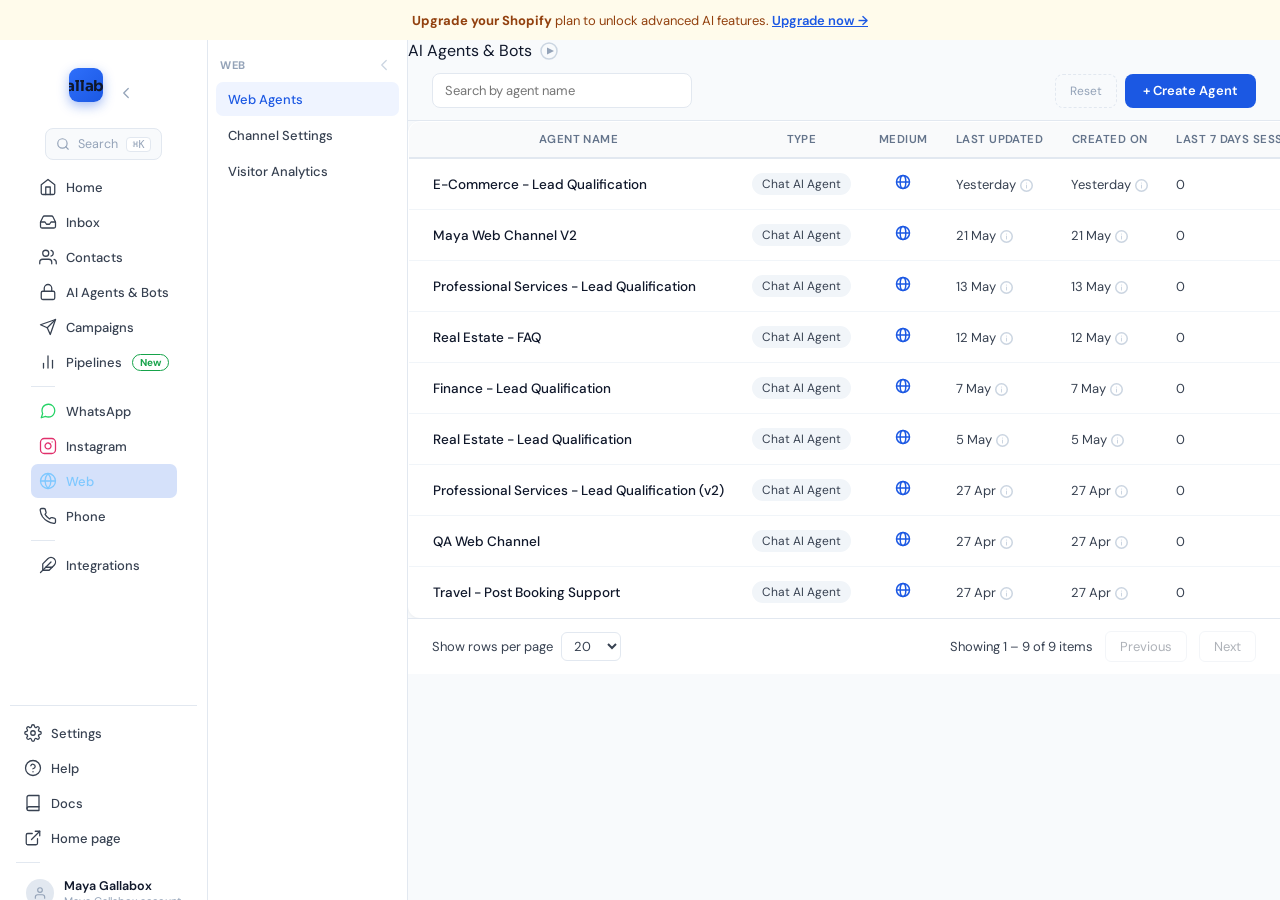
<file: gallabox-web-empty.html>
<!DOCTYPE html>
<html lang="en">
<head>
<meta charset="UTF-8">
<meta name="viewport" content="width=device-width, initial-scale=1.0">
<title>AI Agents — Gallabox</title>
<link href="https://fonts.googleapis.com/css2?family=Sora:wght@600;700;800&family=DM+Sans:opsz,wght@9..40,400;9..40,500;9..40,600&display=swap" rel="stylesheet">
<link rel="stylesheet" href="_gb.css">
<style>
.tbl-wrap{width:100%;border-collapse:collapse;font-size:13px}
.tbl-wrap th{background:#F9FAFB;padding:10px 14px;font-size:11.5px;font-weight:600;color:#64748B;text-transform:uppercase;letter-spacing:.04em;white-space:nowrap;border-bottom:2px solid #E2E8F0;position:sticky;top:0;z-index:2}
.tbl-wrap th:first-child,.tbl-wrap td:first-child{padding-left:24px}
.tbl-wrap th:last-child,.tbl-wrap td:last-child{padding-right:24px}
.tbl-wrap td{padding:12px 14px;border-bottom:1px solid #F1F5F9;color:#374151;vertical-align:middle;white-space:nowrap}
.tbl-wrap tr:hover td{background:#F9FAFB;cursor:pointer}
.agent-name-cell{max-width:320px;overflow:hidden;text-overflow:ellipsis;font-size:13.5px;font-weight:500;color:#0F172A}
.type-pill{background:#F1F5F9;color:#374151;font-size:12px;border-radius:20px;padding:3px 10px;display:inline-block}
.tbl-foot{position:sticky;bottom:0;background:#fff;border-top:1px solid #E2E8F0;padding:12px 24px;display:flex;align-items:center;justify-content:space-between;font-size:13px;color:#374151;flex-shrink:0}
.tbl-foot select{border:1.5px solid #E2E8F0;border-radius:6px;padding:4px 8px;font-size:13px;color:#374151;background:#fff}
.pg-btn{padding:6px 14px;border:1.5px solid #E2E8F0;border-radius:6px;background:#fff;font-size:13px;color:#374151;cursor:pointer}
.pg-btn:hover:not(:disabled){background:#F9FAFB}
.pg-btn:disabled{opacity:.4;cursor:default}
.del-modal-bg{display:none;position:fixed;inset:0;background:rgba(15,23,42,.45);z-index:200;align-items:center;justify-content:center}
.del-modal-bg.vis{display:flex}
.del-modal{background:#fff;border-radius:14px;padding:24px;width:360px;box-shadow:0 24px 64px rgba(15,23,42,.18)}
.act-menu{position:relative;display:inline-block}
.act-dropdown{display:none;position:fixed;background:#fff;border:1px solid #E2E8F0;border-radius:8px;box-shadow:0 6px 20px rgba(15,23,42,.14);z-index:500;min-width:130px;overflow:hidden}
.act-dropdown.open{display:block}
.act-dropdown button{display:block;width:100%;text-align:left;padding:9px 14px;background:transparent;border:none;font-size:13px;color:#374151;cursor:pointer}
.act-dropdown button:hover{background:#F9FAFB}
.act-dropdown button.danger{color:#EF4444}
</style>
</head>
<body>
<div style="background:#FFFBEB;height:40px;display:flex;align-items:center;justify-content:center;font-size:13px;color:#92400E;flex-shrink:0">
  <strong>Upgrade your Shopify</strong>&nbsp;plan to unlock advanced AI features.&nbsp;<a href="#" style="color:#1B58E3;font-weight:600">Upgrade now →</a>
</div>

<div style="display:flex;height:calc(100vh - 40px);overflow:hidden">
  <div id="gb-sb"></div>
  <div class="gb-main" style="flex:1;min-width:0;display:flex;flex-direction:column;overflow:hidden">
    <div class="section-bar">
      <div style="display:flex;align-items:center;gap:8px">
        <div class="section-title">AI Agents &amp; Bots</div>
        <svg width="18" height="18" viewBox="0 0 18 18" fill="none" title="Watch overview"><circle cx="9" cy="9" r="8" stroke="#CBD5E1" stroke-width="1.5"/><polygon points="7,5.5 14,9 7,12.5" fill="#94A3B8"/></svg>
      </div>
    </div>
    <div id="main-content" style="flex:1;overflow:auto;padding:0"></div>
  </div>
</div>

<div class="del-modal-bg" id="del-bg">
  <div class="del-modal">
    <div style="font-family:var(--fh);font-size:16px;font-weight:700;color:var(--n900);margin-bottom:8px">Delete agent?</div>
    <div style="font-size:13.5px;color:var(--n500);line-height:1.6;margin-bottom:20px" id="del-body"></div>
    <div style="display:flex;gap:10px">
      <button onclick="closeDel()" style="flex:1;padding:10px;background:transparent;color:var(--n700);border:1.5px solid var(--border);border-radius:8px;font-size:13.5px;font-weight:600">Cancel</button>
      <button onclick="confirmDel()" style="flex:1;padding:10px;background:var(--err);color:#fff;border:none;border-radius:8px;font-size:13.5px;font-weight:700">Delete agent</button>
    </div>
  </div>
</div>

<script src="_gb.js"></script>
<script>
'use strict';
GB.sidebar('web');

var LS_KEY = 'gb_agents';
var SEED = [
  {id:1,name:'E-Commerce - Lead Qualification',updatedAt:'Yesterday',createdAt:'Yesterday',sessions7d:0,status:'live'},
  {id:2,name:'Maya Web Channel V2',updatedAt:'21 May',createdAt:'21 May',sessions7d:0,status:'live'},
  {id:3,name:'Professional Services - Lead Qualification',updatedAt:'13 May',createdAt:'13 May',sessions7d:0,status:'draft'},
  {id:4,name:'Real Estate - FAQ',updatedAt:'12 May',createdAt:'12 May',sessions7d:0,status:'draft'},
  {id:5,name:'Finance - Lead Qualification',updatedAt:'7 May',createdAt:'7 May',sessions7d:0,status:'draft'},
  {id:6,name:'Real Estate - Lead Qualification',updatedAt:'5 May',createdAt:'5 May',sessions7d:0,status:'draft'},
  {id:7,name:'Professional Services - Lead Qualification (v2)',updatedAt:'27 Apr',createdAt:'27 Apr',sessions7d:0,status:'draft'},
  {id:8,name:'QA Web Channel',updatedAt:'27 Apr',createdAt:'27 Apr',sessions7d:0,status:'draft'},
  {id:9,name:'Travel - Post Booking Support',updatedAt:'27 Apr',createdAt:'27 Apr',sessions7d:0,status:'draft'},
];

function loadAgents() {
  var stored = GB.ls.get(LS_KEY, null);
  if (stored === null) { GB.ls.set(LS_KEY, SEED); return SEED.slice(); }  /* first visit only */
  if (!Array.isArray(stored) || stored.length === 0) return [];           /* deliberately empty (after Reset) */
  return stored.map(function(a) {
    return Object.assign({updatedAt:'—',createdAt:'—',sessions7d:0,status:'draft'}, a);
  });
}
function saveAgents(arr){ GB.ls.set(LS_KEY, arr); }

var AGENTS = loadAgents();
var pendingDel = null;
var searchQ = '';
var rowsPerPage = 20;
var page = 1;

function filtered() {
  if (!searchQ) return AGENTS;
  var q = searchQ.toLowerCase();
  return AGENTS.filter(function(a){ return a.name.toLowerCase().indexOf(q) !== -1; });
}

function render() {
  AGENTS = loadAgents();
  var wrap = document.getElementById('main-content');
  if (AGENTS.length === 0) { renderEmpty(wrap); } else { renderList(wrap); }
}

function renderList(wrap) {
  var rows = filtered();
  var total = rows.length;
  var totalPages = Math.max(1, Math.ceil(total / rowsPerPage));
  if (page > totalPages) page = totalPages;
  var start = (page - 1) * rowsPerPage;
  var pageRows = rows.slice(start, start + rowsPerPage);

  var infoSvg = '<svg width="13" height="13" viewBox="0 0 13 13" fill="none" style="vertical-align:middle;margin-left:4px"><circle cx="6.5" cy="6.5" r="5.75" stroke="#CBD5E1" stroke-width="1.5"/><rect x="6" y="5.5" width="1" height="4" rx=".5" fill="#CBD5E1"/><circle cx="6.5" cy="4" r=".6" fill="#CBD5E1"/></svg>';
  var globeSvg = '<svg width="16" height="16" viewBox="0 0 16 16" fill="none"><circle cx="8" cy="8" r="6.5" stroke="#1B58E3" stroke-width="1.5"/><ellipse cx="8" cy="8" rx="2.8" ry="6.5" stroke="#1B58E3" stroke-width="1.5"/><line x1="1.5" y1="8" x2="14.5" y2="8" stroke="#1B58E3" stroke-width="1.5"/></svg>';

  var trs = pageRows.map(function(a) {
    return '<tr onclick="goManage(event,' + a.id + ')">'
      + '<td><div class="agent-name-cell">' + GB.esc(a.name) + '</div></td>'
      + '<td><span class="type-pill">Chat AI Agent</span></td>'
      + '<td style="text-align:center">' + globeSvg + '</td>'
      + '<td>' + GB.esc(a.updatedAt) + infoSvg + '</td>'
      + '<td>' + GB.esc(a.createdAt) + infoSvg + '</td>'
      + '<td>' + (a.sessions7d || 0) + '</td>'
      + '<td onclick="event.stopPropagation()" style="text-align:center">'
      + '<div class="act-menu">'
      + '<button onclick="toggleMenu(event,\'m' + a.id + '\')" style="background:none;border:none;cursor:pointer;font-size:18px;color:#94A3B8;padding:4px 8px;border-radius:6px;line-height:1">⋮</button>'
      + '<div class="act-dropdown" id="m' + a.id + '">'
      + '<button onclick="goManage(event,' + a.id + ')">Manage</button>'
      + '<button class="danger" onclick="startDel(' + a.id + ')">Delete</button>'
      + '</div></div></td>'
      + '</tr>';
  }).join('');

  var showing = total === 0 ? 'No results' : 'Showing ' + (start + 1) + ' – ' + Math.min(start + rowsPerPage, total) + ' of ' + total + ' items';

  wrap.innerHTML = '<div style="padding:12px 24px;display:flex;align-items:center;gap:10;justify-content:space-between;border-bottom:1px solid #E2E8F0;flex-shrink:0">'
    + '<input type="search" id="srch" placeholder="Search by agent name" value="' + GB.esc(searchQ) + '" style="width:260px;padding:8px 12px;border:1.5px solid #E2E8F0;border-radius:8px;font-size:13px;color:#374151;outline:none" oninput="onSearch(this.value)">'
    + '<div style="display:flex;gap:8px;margin-left:auto">'
    + '<button onclick="resetAgents()" title="Clear all agents to test empty state" style="padding:8px 14px;background:transparent;color:#94A3B8;border:1.5px dashed #E2E8F0;border-radius:8px;font-size:12px;cursor:pointer">Reset</button>'
    + '<button onclick="window.location.href=\'gallabox-onboarding.html\'" style="padding:8px 18px;background:#1B58E3;color:#fff;border:none;border-radius:8px;font-size:13px;font-weight:600;cursor:pointer">+ Create Agent</button>'
    + '</div>'
    + '</div>'
    + '<div style="flex:1;overflow:auto">'
    + '<table class="tbl-wrap"><thead><tr>'
    + '<th style="min-width:280px">Agent Name</th>'
    + '<th style="width:140px">Type</th>'
    + '<th style="width:100px;text-align:center">Medium</th>'
    + '<th style="width:130px">Last Updated</th>'
    + '<th style="width:130px">Created On</th>'
    + '<th style="width:160px">Last 7 Days Sessions</th>'
    + '<th style="width:60px"></th>'
    + '</tr></thead>'
    + '<tbody>' + (trs || '<tr><td colspan="7" style="text-align:center;color:#94A3B8;padding:32px">No agents found</td></tr>') + '</tbody>'
    + '</table></div>'
    + '<div class="tbl-foot">'
    + '<div style="display:flex;align-items:center;gap:8px">Show rows per page <select onchange="setRows(+this.value)">'
    + [20,50,100].map(function(n){return '<option value="'+n+'"'+(n===rowsPerPage?' selected':'')+'>'+n+'</option>';}).join('')
    + '</select></div>'
    + '<div style="display:flex;align-items:center;gap:12px"><span>' + showing + '</span>'
    + '<button class="pg-btn" onclick="setPage(' + (page-1) + ')"' + (page<=1?' disabled':'') + '>Previous</button>'
    + '<button class="pg-btn" onclick="setPage(' + (page+1) + ')"' + (page>=totalPages?' disabled':'') + '>Next</button>'
    + '</div></div>';
}

var _ART_PANEL = 'width:190px;background:#fff;border-radius:14px;border:1px solid #E2E8F0;box-shadow:0 2px 10px rgba(15,23,42,.07);overflow:hidden;flex-shrink:0';
var _ART_LBL = 'padding:8px 12px;border-top:1px solid #F1F5F9;text-align:center;font-size:10.5px;font-weight:700;color:#64748B;letter-spacing:.05em;text-transform:uppercase';

var _artWidget = '<div style="' + _ART_PANEL + '">'
  /* browser chrome */
  + '<div style="background:#F1F5F9;padding:8px 10px;display:flex;align-items:center;gap:4px;border-bottom:1px solid #E2E8F0">'
  + '<div style="width:7px;height:7px;border-radius:50%;background:#EF4444"></div>'
  + '<div style="width:7px;height:7px;border-radius:50%;background:#F59E0B"></div>'
  + '<div style="width:7px;height:7px;border-radius:50%;background:#22C55E"></div>'
  + '<div style="flex:1;background:#fff;border-radius:4px;height:12px;margin-left:6px"></div>'
  + '</div>'
  /* page */
  + '<div style="padding:12px;background:#FAFBFC;position:relative;height:116px">'
  + '<div style="height:6px;background:#E2E8F0;border-radius:3px;width:78%;margin-bottom:5px"></div>'
  + '<div style="height:6px;background:#E2E8F0;border-radius:3px;width:58%;margin-bottom:5px"></div>'
  + '<div style="height:6px;background:#E2E8F0;border-radius:3px;width:68%"></div>'
  /* nudge popup */
  + '<div style="position:absolute;bottom:36px;right:8px;background:#fff;border-radius:10px;padding:7px 9px;box-shadow:0 4px 14px rgba(15,23,42,.14);border:1px solid #E2E8F0">'
  + '<div style="font-size:10px;font-weight:600;color:#0F172A;margin-bottom:3px">&#x1F44B; Ready to help!</div>'
  + '<div style="display:flex;align-items:center;gap:4px;background:#25D366;border-radius:5px;padding:3px 7px">'
  + '<svg width="9" height="9" viewBox="0 0 24 24" fill="none" stroke="#fff" stroke-width="2.5" stroke-linecap="round" stroke-linejoin="round"><path d="M21 11.5a8.38 8.38 0 0 1-.9 3.8 8.5 8.5 0 0 1-7.6 4.7 8.38 8.38 0 0 1-3.8-.9L3 21l1.9-5.7a8.38 8.38 0 0 1-.9-3.8 8.5 8.5 0 0 1 4.7-7.6 8.38 8.38 0 0 1 3.8-.9h.5a8.48 8.48 0 0 1 8 8v.5z"/></svg>'
  + '<span style="font-size:9px;color:#fff;font-weight:600">Chat on WA</span>'
  + '</div></div>'
  /* widget btn */
  + '<div style="position:absolute;bottom:8px;right:8px;width:26px;height:26px;border-radius:50%;background:#1B58E3;display:flex;align-items:center;justify-content:center;box-shadow:0 3px 10px rgba(27,88,227,.4)">'
  + '<svg width="12" height="12" viewBox="0 0 24 24" fill="none" stroke="#fff" stroke-width="2.5" stroke-linecap="round" stroke-linejoin="round"><path d="M21 15a2 2 0 0 1-2 2H7l-4 4V5a2 2 0 0 1 2-2h14a2 2 0 0 1 2 2z"/></svg>'
  + '</div>'
  + '</div>'
  + '<div style="' + _ART_LBL + '">Web Agent</div>'
  + '</div>';

var _artArrow = '<div style="display:flex;align-items:center;justify-content:center;padding-bottom:28px;flex-shrink:0">'
  + '<svg width="28" height="16" viewBox="0 0 28 16" fill="none"><line x1="0" y1="8" x2="20" y2="8" stroke="#CBD5E1" stroke-width="1.5"/><path d="M16 4l4 4-4 4" stroke="#CBD5E1" stroke-width="1.5" stroke-linecap="round" stroke-linejoin="round" fill="none"/></svg>'
  + '</div>';

var _artChat = '<div style="' + _ART_PANEL + '">'
  /* header */
  + '<div style="background:#1B58E3;padding:9px 11px;display:flex;align-items:center;gap:7px">'
  + '<div style="width:22px;height:22px;border-radius:50%;background:rgba(255,255,255,.2);display:flex;align-items:center;justify-content:center;flex-shrink:0">'
  + '<svg width="11" height="11" viewBox="0 0 24 24" fill="none" stroke="#fff" stroke-width="2.5" stroke-linecap="round" stroke-linejoin="round"><rect x="3" y="11" width="18" height="11" rx="2"/><path d="M7 11V7a5 5 0 0 1 10 0v4"/></svg>'
  + '</div>'
  + '<div><div style="font-size:11px;font-weight:700;color:#fff">Maya</div><div style="font-size:9px;color:rgba(255,255,255,.65)">Online</div></div>'
  + '</div>'
  /* messages */
  + '<div style="padding:9px 9px 6px;background:#F8FAFC;display:flex;flex-direction:column;gap:6px;min-height:102px">'
  + '<div style="display:flex;gap:5px;align-items:flex-end">'
  + '<div style="width:18px;height:18px;border-radius:50%;background:#EFF4FF;flex-shrink:0;display:flex;align-items:center;justify-content:center;font-size:9px">&#x1F916;</div>'
  + '<div style="background:#fff;border-radius:8px 8px 8px 2px;padding:5px 8px;font-size:10px;color:#374151;box-shadow:0 1px 3px rgba(0,0,0,.06)">How can I help you?</div>'
  + '</div>'
  + '<div style="display:flex;justify-content:flex-end">'
  + '<div style="background:#1B58E3;border-radius:8px 8px 2px 8px;padding:5px 8px;font-size:10px;color:#fff">Looking for pricing</div>'
  + '</div>'
  + '<div style="display:flex;gap:5px;align-items:flex-end">'
  + '<div style="width:18px;height:18px;border-radius:50%;background:#EFF4FF;flex-shrink:0;display:flex;align-items:center;justify-content:center;font-size:9px">&#x1F916;</div>'
  + '<div style="background:#fff;border-radius:8px 8px 8px 2px;padding:5px 8px;font-size:10px;color:#374151;box-shadow:0 1px 3px rgba(0,0,0,.06)">Let me note your details.</div>'
  + '</div>'
  + '</div>'
  /* done */
  + '<div style="padding:6px 11px;border-top:1px solid #F1F5F9;display:flex;align-items:center;justify-content:center;gap:5px;background:#F0FDF4">'
  + '<svg width="11" height="11" viewBox="0 0 24 24" fill="none" stroke="#16A34A" stroke-width="2.5" stroke-linecap="round" stroke-linejoin="round"><polyline points="20 6 9 17 4 12"/></svg>'
  + '<span style="font-size:10.5px;font-weight:600;color:#16A34A">Session complete</span>'
  + '</div>'
  + '<div style="' + _ART_LBL + '">Chat session</div>'
  + '</div>';

var _artLead = '<div style="' + _ART_PANEL + '">'
  + '<div style="padding:11px 13px;border-bottom:1px solid #F1F5F9">'
  + '<div style="font-size:12px;font-weight:700;color:#0F172A;margin-bottom:1px">Lead Summary</div>'
  + '<div style="font-size:9.5px;color:#94A3B8">Auto-extracted</div>'
  + '</div>'
  + '<div style="padding:10px 13px;display:flex;flex-direction:column;gap:7px">'
  + '<div style="display:flex;align-items:center;justify-content:space-between">'
  + '<span style="font-size:10.5px;color:#64748B;font-weight:500">Name</span>'
  + '<span style="font-size:10.5px;color:#0F172A;font-weight:600">Priya Sharma</span>'
  + '</div>'
  + '<div style="display:flex;align-items:center;justify-content:space-between">'
  + '<span style="font-size:10.5px;color:#64748B;font-weight:500">Budget</span>'
  + '<span style="font-size:10.5px;color:#0F172A;font-weight:600">&#8377;2&#8211;5L / mo</span>'
  + '</div>'
  + '<div style="display:flex;align-items:center;justify-content:space-between">'
  + '<span style="font-size:10.5px;color:#64748B;font-weight:500">Intent</span>'
  + '<span style="font-size:10px;font-weight:700;color:#16A34A;background:#F0FDF4;border-radius:4px;padding:2px 7px">High</span>'
  + '</div>'
  + '<div>'
  + '<div style="display:flex;align-items:center;justify-content:space-between;margin-bottom:3px">'
  + '<span style="font-size:10px;color:#94A3B8">Lead score</span>'
  + '<span style="font-size:10.5px;font-weight:700;color:#1B58E3">87 / 100</span>'
  + '</div>'
  + '<div style="height:4px;background:#EFF4FF;border-radius:4px;overflow:hidden">'
  + '<div style="height:100%;width:87%;background:#1B58E3;border-radius:4px"></div>'
  + '</div></div>'
  + '</div>'
  + '<div style="padding:7px 13px;border-top:1px solid #F1F5F9;display:flex;align-items:center;gap:5px;background:#F0FDF4">'
  + '<svg width="11" height="11" viewBox="0 0 24 24" fill="none" stroke="#15803D" stroke-width="2" stroke-linecap="round" stroke-linejoin="round"><path d="M21 11.5a8.38 8.38 0 0 1-.9 3.8 8.5 8.5 0 0 1-7.6 4.7 8.38 8.38 0 0 1-3.8-.9L3 21l1.9-5.7a8.38 8.38 0 0 1-.9-3.8 8.5 8.5 0 0 1 4.7-7.6 8.38 8.38 0 0 1 3.8-.9h.5a8.48 8.48 0 0 1 8 8v.5z"/></svg>'
  + '<span style="font-size:10.5px;font-weight:600;color:#15803D">Sent to WhatsApp &#x2713;</span>'
  + '</div>'
  + '<div style="' + _ART_LBL + '">Lead summary</div>'
  + '</div>';

function renderEmpty(wrap) {
  wrap.innerHTML = '<div style="padding:16px 24px;display:flex;align-items:center;justify-content:space-between;border-bottom:1px solid #E2E8F0">'
    + '<input type="search" placeholder="Search by agent name" style="width:280px;padding:8px 12px;border:1.5px solid #E2E8F0;border-radius:8px;font-size:13px;color:#374151">'
    + '<button onclick="window.location.href=\'gallabox-onboarding.html\'" style="padding:8px 18px;background:#1B58E3;color:#fff;border:none;border-radius:8px;font-size:13px;font-weight:600;cursor:pointer">+ Create Agent</button>'
    + '</div>'
    + '<div class="gb-empty">'
    + '<div style="display:flex;align-items:center;gap:10px;margin-bottom:28px">'
    + _artWidget + _artArrow + _artChat + _artArrow + _artLead
    + '</div>'
    + '<div class="gb-empty-title">Create your first Web Agent</div>'
    + '<div class="gb-empty-sub">Capture leads from your website, run AI conversations, and route qualified contacts to WhatsApp — automatically.</div>'
    + '<div style="display:flex;gap:10px;justify-content:center">'
    + '<button class="btn btn-p" onclick="window.location.href=\'gallabox-onboarding.html\'">+ Create Web Agent</button>'
    + '<button class="btn btn-s" onclick="window.open(\'gallabox-docs.html\',\'_blank\')">Read the guide</button>'
    + '</div></div>';
}

function goManage(e, id) { e.stopPropagation(); window.location.href = 'GBWebWidget.html?mode=manage&id=' + id; }
function onSearch(v) { searchQ = v; page = 1; render(); }
function setRows(n) { rowsPerPage = n; page = 1; render(); }
function setPage(n) { page = n; render(); }
function toggleMenu(e, id) {
  e.stopPropagation();
  var allOpen = document.querySelectorAll('.act-dropdown.open');
  allOpen.forEach(function(d){ d.classList.remove('open'); });
  var m = document.getElementById(id);
  if (m.classList.contains('open')) return;
  var btn = e.currentTarget;
  var r = btn.getBoundingClientRect();
  m.style.top  = (r.bottom + 4) + 'px';
  m.style.left = (r.right - 132) + 'px';
  m.classList.add('open');
}
document.addEventListener('click', function(){ document.querySelectorAll('.act-dropdown.open').forEach(function(d){ d.classList.remove('open'); }); });

function startDel(id) {
  pendingDel = id;
  var a = AGENTS.find(function(x){ return x.id === id; });
  var name = a ? a.name : 'this agent';
  var isLast = AGENTS.length <= 1;
  var body = document.getElementById('del-body');
  body.innerHTML = 'This will permanently remove <strong>' + GB.esc(name) + '</strong> and all its configuration.'
    + '<div style="margin-top:10px;padding:9px 12px;background:#FFF7ED;border:1px solid #FED7AA;border-radius:7px;font-size:12px;color:#92400E;line-height:1.55">'
    + (isLast ? '⚠️ This is your last agent. The list will show empty after deletion.' : '')
    + ' Visitor Analytics data attributed to this agent (sessions, chat rate) will no longer update.'
    + '</div>';
  document.getElementById('del-bg').classList.add('vis');
}
function closeDel(){ pendingDel = null; document.getElementById('del-bg').classList.remove('vis'); }
function confirmDel(){
  if (pendingDel === null) return;
  var delAgent = AGENTS.find(function(a){ return a.id === pendingDel; });
  AGENTS = AGENTS.filter(function(a){ return a.id !== pendingDel; });
  saveAgents(AGENTS);
  // Remove the agent's URL from gb_channels if no other agent shares the same domain
  if (delAgent && delAgent.url && delAgent.url !== '—') {
    var domain = delAgent.url.replace(/^https?:\/\//,'').split('/')[0].split('?')[0];
    var stillUsed = AGENTS.some(function(a){
      return a.url && a.url.replace(/^https?:\/\//,'').split('/')[0].split('?')[0] === domain;
    });
    if (!stillUsed && domain) {
      try {
        var ch = JSON.parse(localStorage.getItem('gb_channels')||'[]');
        ch = ch.filter(function(c){ return c !== domain; });
        localStorage.setItem('gb_channels', JSON.stringify(ch));
      } catch(e) {}
    }
  }
  closeDel(); render();
}

function resetAgents(){ GB.ls.set(LS_KEY, []); AGENTS=[]; render(); }

document.getElementById('del-bg').addEventListener('click', function(e){ if(e.target===this) closeDel(); });
document.addEventListener('keydown', function(e){ if(e.key==='Escape') closeDel(); });

render();
</script>
</body>
</html>
</file>
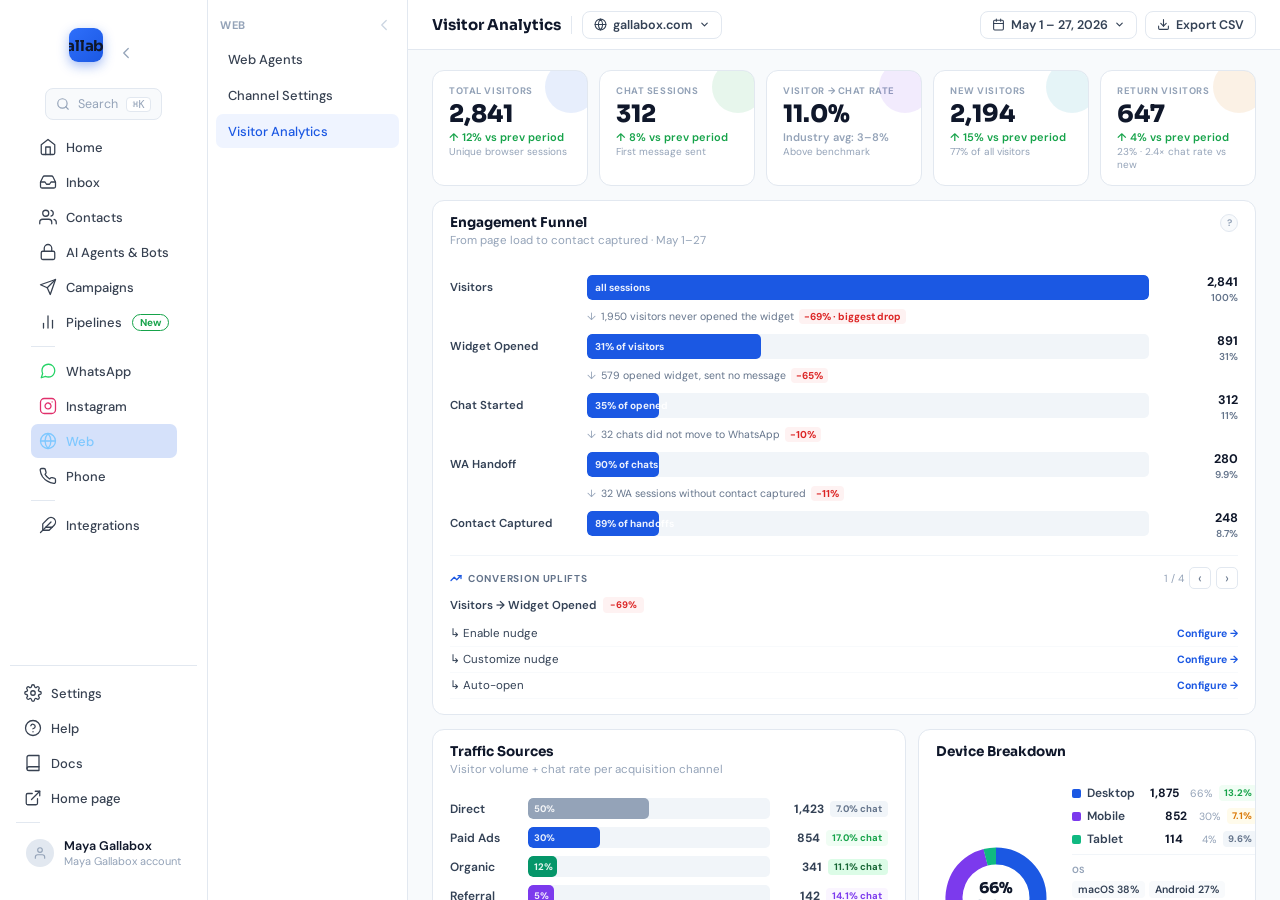
<file: gallabox-web-visitor-analytics.html>
<!DOCTYPE html>
<html lang="en">
<head>
<meta charset="UTF-8">
<meta name="viewport" content="width=device-width, initial-scale=1.0">
<title>Visitor Analytics — Gallabox</title>
<link href="https://fonts.googleapis.com/css2?family=Sora:wght@600;700;800&family=DM+Sans:opsz,wght@9..40,400;9..40,500;9..40,600&display=swap" rel="stylesheet">
<link rel="stylesheet" href="_gb.css">
<style>
/* ── PAGE SHELL ───────────────────────────────────────────── */
.section-bar{height:50px;background:var(--white);border-bottom:1px solid var(--border);display:flex;align-items:center;justify-content:space-between;padding:0 24px;flex-shrink:0;gap:12px}
.section-title{font-family:var(--fh);font-size:15px;font-weight:700}
.tb-sep{width:1px;height:18px;background:var(--border);flex-shrink:0}
.va-scroll{flex:1;overflow-y:auto;background:var(--n50);padding:20px 24px 48px}
.va-inner{max-width:1060px;margin:0 auto;display:flex;flex-direction:column;gap:14px}
.docs-help{display:inline-flex;align-items:center;justify-content:center;width:18px;height:18px;border-radius:50%;background:var(--off);border:1.5px solid var(--n200);color:var(--n400);font-size:9.5px;font-weight:800;text-decoration:none;flex-shrink:0;transition:all .14s;cursor:pointer;line-height:1}
.docs-help:hover{background:var(--gb-s);border-color:var(--gb);color:var(--gb)}

/* ── CONTROLS ─────────────────────────────────────────────── */
.ctrl-btn{display:inline-flex;align-items:center;gap:6px;padding:5px 11px;background:var(--white);border:1.5px solid var(--border);border-radius:8px;font-size:12.5px;font-weight:600;color:var(--n700);cursor:pointer;font-family:inherit;transition:border-color .14s;white-space:nowrap}
.ctrl-btn:hover{border-color:var(--gb)}
.chan-dot{width:7px;height:7px;border-radius:50%;background:#22C55E;flex-shrink:0}
.chan-menu{display:none;position:fixed;background:var(--white);border:1.5px solid var(--border);border-radius:10px;box-shadow:var(--sh-lg);z-index:300;min-width:210px;padding:5px}
.chan-opt{padding:8px 13px;font-size:13px;color:var(--n700);cursor:pointer;border-radius:7px;transition:background .1s}
.chan-opt:hover{background:var(--n50)}
.chan-opt.on{color:var(--gb);font-weight:700;background:var(--gb-s)}

/* ── KPI CARDS ────────────────────────────────────────────── */
.kpi-row{display:grid;grid-template-columns:repeat(5,1fr);gap:11px}
.kpi-card{background:var(--white);border:1px solid var(--border);border-radius:12px;padding:14px 16px;position:relative;overflow:hidden}
.kpi-acc{position:absolute;top:-10px;right:-10px;width:52px;height:52px;border-radius:50%;opacity:.10}
.kpi-label{font-size:9.5px;font-weight:700;color:var(--n400);text-transform:uppercase;letter-spacing:.06em;margin-bottom:4px}
.kpi-val{font-family:var(--fh);font-size:24px;font-weight:800;color:var(--n900);line-height:1.1;margin-bottom:3px}
.kpi-delta{font-size:11px;font-weight:600}
.up{color:var(--ok)}.dn{color:var(--n400)}
.kpi-sub{font-size:10px;color:var(--n400);margin-top:1px}

/* ── SECTION CARDS ────────────────────────────────────────── */
.card{background:var(--white);border:1px solid var(--border);border-radius:12px;overflow:hidden;min-width:0}
.card-hdr{padding:13px 17px;display:flex;align-items:flex-start;justify-content:space-between;gap:10px}
.card-title{font-family:var(--fh);font-size:13.5px;font-weight:700;color:var(--n900)}
.card-sub{font-size:11.5px;color:var(--n400);margin-top:2px}
.card-body{padding:0 17px 15px}
.grid-6040{display:grid;grid-template-columns:1.4fr 1fr;gap:12px;min-width:0}
.grid-5050{display:grid;grid-template-columns:1fr 1fr;gap:12px}

/* ── FUNNEL ───────────────────────────────────────────────── */
.fn-step{display:flex;align-items:center;gap:9px;padding:3px 0}
.fn-name{font-size:11.5px;font-weight:600;color:var(--n700);width:128px;flex-shrink:0}
.fn-track{flex:1;height:25px;background:var(--n100);border-radius:5px;overflow:hidden}
.fn-fill{height:100%;border-radius:5px;display:flex;align-items:center;padding:0 8px;min-width:72px}
.fn-fill-txt{font-size:10px;font-weight:700;color:rgba(255,255,255,.92);white-space:nowrap}
.fn-end{width:80px;flex-shrink:0;text-align:right}
.fn-n{font-size:12.5px;font-weight:700;color:var(--n900)}
.fn-pct{font-size:10px;font-weight:600;display:block}
.fn-gap{display:flex;align-items:center;gap:5px;padding:2px 0 2px 137px}
.gap-arr{font-size:10.5px;color:var(--n400)}
.gap-txt{font-size:10.5px;color:var(--n500)}
.gap-warn{font-size:10px;font-weight:700;color:var(--err);background:var(--err-s);border-radius:4px;padding:1px 5px}
.gap-ok{font-size:10px;font-weight:700;color:var(--ok);background:var(--ok-s);border-radius:4px;padding:1px 5px}

/* ── INSIGHT ──────────────────────────────────────────────── */
.insight-card{background:linear-gradient(140deg,#EFF6FF 0%,#F0FDF4 100%);border:1.5px solid #BFDBFE;border-radius:12px;padding:16px;display:flex;flex-direction:column;gap:10px;min-width:0;overflow:hidden}
.insight-badge{display:inline-flex;align-items:center;gap:5px;font-size:9.5px;font-weight:700;color:#1D4ED8;background:#DBEAFE;border-radius:20px;padding:3px 9px;width:fit-content}
.insight-title{font-family:var(--fh);font-size:13px;font-weight:700;color:var(--n900);line-height:1.3}
.insight-pt{display:flex;align-items:flex-start;gap:6px;font-size:11.5px;color:var(--n700);line-height:1.55;overflow-wrap:break-word;word-break:break-word}
.insight-impact{background:#DCFCE7;border:1px solid #BBF7D0;border-radius:8px;padding:8px 11px;display:flex;align-items:center;gap:8px;margin-top:auto}
.insight-cta{padding:7px 14px;background:var(--gb);color:#fff;border:none;border-radius:8px;font-size:12px;font-weight:700;cursor:pointer;font-family:inherit;transition:background .14s}
.insight-cta:hover{background:var(--gb-d)}
.insight-ghost{padding:7px 12px;background:var(--white);border:1.5px solid #BFDBFE;color:#1D4ED8;border-radius:8px;font-size:12px;font-weight:600;cursor:pointer;font-family:inherit}

/* ── HORIZONTAL BARS ──────────────────────────────────────── */
.h-row{display:flex;align-items:center;gap:8px;margin-bottom:8px}
.h-lbl{font-size:12px;font-weight:600;color:var(--n700);width:70px;flex-shrink:0}
.h-track{flex:1;height:21px;background:var(--n100);border-radius:5px;overflow:hidden}
.h-fill{height:100%;border-radius:5px;display:flex;align-items:center;padding:0 6px;min-width:26px}
.h-fill-txt{font-size:9.5px;font-weight:700;color:rgba(255,255,255,.9);white-space:nowrap}
.h-meta{min-width:110px;display:flex;gap:6px;align-items:center;justify-content:flex-end;flex-shrink:0}
.h-n{font-size:12px;font-weight:700;color:var(--n700)}
.rate-chip{font-size:9.5px;font-weight:700;padding:2px 6px;border-radius:4px}

/* ── DONUT SVG ────────────────────────────────────────────── */
.donut-wrap{display:flex;align-items:center;gap:16px;padding:12px 17px}
.dl-row{display:flex;align-items:center;gap:6px;margin-bottom:7px}
.dl-sq{width:9px;height:9px;border-radius:2px;flex-shrink:0}
.dl-lbl{font-size:12px;font-weight:600;color:var(--n700);flex:1}
.dl-n{font-size:12px;font-weight:700;color:var(--n900);width:38px;text-align:right}
.dl-pct{font-size:10.5px;color:var(--n400);width:28px;text-align:right}
.dl-cr{font-size:9.5px;font-weight:700;padding:2px 5px;border-radius:4px}
.os-chip{font-size:10.5px;padding:2px 6px;background:var(--n50);border-radius:4px;color:var(--n700);font-weight:600}

/* ── ATTRIBUTION ──────────────────────────────────────────── */
.attr-tabs{display:flex;gap:2px;background:var(--n100);border-radius:8px;padding:3px;width:fit-content}
.attr-tab{padding:5px 12px;border-radius:6px;font-size:12px;font-weight:600;color:var(--n500);cursor:pointer;border:none;background:transparent;font-family:inherit;transition:all .12s}
.attr-tab.on{background:var(--white);color:var(--n900);box-shadow:var(--sh-sm)}
.attr-note{font-size:11.5px;color:var(--n500);line-height:1.55;background:var(--n50);border-radius:7px;padding:10px 12px;margin:10px 0 12px}

/* ── GEO ──────────────────────────────────────────────────── */
.geo-row{display:flex;align-items:center;gap:8px;padding:7px 0;border-bottom:1px solid var(--n100)}
.geo-row:last-child{border-bottom:none}
.geo-flag{font-size:13px;width:18px;text-align:center;flex-shrink:0}
.geo-ctry{font-size:12px;font-weight:600;color:var(--n700);flex:1}
.geo-bar{width:100px;height:5px;background:var(--n100);border-radius:3px;overflow:hidden}
.geo-bar-fill{height:100%;border-radius:3px;background:var(--gb)}
.geo-n{font-size:12px;font-weight:700;color:var(--n900);width:38px;text-align:right;flex-shrink:0}

/* ── TOP PAGES ────────────────────────────────────────────── */
.pt-head,.pt-row{display:grid;grid-template-columns:2fr 72px 56px 58px;gap:4px;padding:7px 0;border-bottom:1px solid var(--n100)}
.pt-row{border-bottom:1px solid var(--n50)}
.pt-row:last-child{border-bottom:none}
.pt-hc{font-size:9.5px;font-weight:700;color:var(--n400);text-transform:uppercase;letter-spacing:.05em}
.pt-url{font-family:var(--fmono);font-size:11.5px;color:var(--gb);overflow:hidden;text-overflow:ellipsis;white-space:nowrap}
.pt-num{font-size:12px;font-weight:600;color:var(--n700)}
.pt-chat{font-size:12px;font-weight:700;color:var(--n900)}
.rate-hi{background:var(--ok-s);color:var(--ok);font-size:10px;font-weight:700;padding:2px 6px;border-radius:4px}
.rate-mid{background:var(--warn-s);color:var(--warn);font-size:10px;font-weight:700;padding:2px 6px;border-radius:4px}
.rate-lo{background:var(--n100);color:var(--n500);font-size:10px;font-weight:700;padding:2px 6px;border-radius:4px}

/* ── VISITOR TABLE ────────────────────────────────────────── */
.vt-wrap{overflow-x:auto;padding:0 17px 14px}
.vt{width:100%;border-collapse:collapse}
.vt th{font-size:9px;font-weight:700;color:var(--n400);text-transform:uppercase;letter-spacing:.06em;padding:8px 9px;text-align:left;background:var(--n50);border-bottom:1px solid var(--border)}
.vt td{padding:8px 9px;border-bottom:1px solid var(--n50);vertical-align:middle;font-size:11.5px;color:var(--n700)}
.vt tr:last-child td{border-bottom:none}
.vt tr:hover td{background:#FAFBFC}
.vid{font-family:var(--fmono);font-size:10px;color:var(--n500);background:var(--n50);padding:2px 5px;border-radius:4px}
.pip{display:inline-block;width:7px;height:7px;border-radius:50%;margin-right:1px}
.chat-y{color:var(--ok);font-weight:700;font-size:10px;background:var(--ok-s);padding:2px 7px;border-radius:4px}
.chat-n{color:var(--n400);font-size:10px;background:var(--n50);padding:2px 7px;border-radius:4px}

/* ── DATA GAPS ────────────────────────────────────────────── */
.gap-item{display:flex;align-items:flex-start;gap:11px;padding:11px 0;border-bottom:1px solid var(--n100)}
.gap-item:last-child{border-bottom:none}
.gap-ic{width:30px;height:30px;border-radius:8px;display:flex;align-items:center;justify-content:center;flex-shrink:0;font-size:13px}
.gap-title{font-size:12.5px;font-weight:700;color:var(--n900);margin-bottom:2px}
.gap-desc{font-size:11.5px;color:var(--n500);line-height:1.55}
.gap-unlock{font-size:10.5px;font-weight:700;color:var(--ok);margin-top:3px}
.gap-code{font-family:var(--fmono);font-size:10px;background:var(--n50);border:1px solid var(--n100);border-radius:4px;padding:3px 7px;color:var(--n500);display:inline-block;margin-top:4px;word-break:break-all;line-height:1.6}
</style>
</head>
<body>
<div style="display:flex;height:100vh;overflow:hidden">
  <div id="gb-sb"></div>
  <div class="gb-main">

    <!-- ── SECTION BAR ── -->
    <div class="section-bar">
      <div style="display:flex;align-items:center;gap:10px">
        <div class="section-title">Visitor Analytics</div>
        <div class="tb-sep"></div>
        <!-- Channel dropdown -->
        <div style="position:relative">
          <button class="ctrl-btn" id="chan-btn" onclick="toggleChanMenu()">
            <svg width="13" height="13" viewBox="0 0 24 24" fill="none" stroke="currentColor" stroke-width="2" stroke-linecap="round" stroke-linejoin="round"><circle cx="12" cy="12" r="10"/><line x1="2" y1="12" x2="22" y2="12"/><path d="M12 2a15.3 15.3 0 0 1 4 10 15.3 15.3 0 0 1-4 10 15.3 15.3 0 0 1-4-10 15.3 15.3 0 0 1 4-10z"/></svg>
            <span id="chan-name">gallabox.com</span>
            <svg width="11" height="11" viewBox="0 0 24 24" fill="none" stroke="currentColor" stroke-width="2.5" stroke-linecap="round" stroke-linejoin="round"><polyline points="6 9 12 15 18 9"/></svg>
          </button>
          <div class="chan-menu" id="chan-menu"></div>
        </div>
      </div>
      <div style="display:flex;align-items:center;gap:8px">
        <button class="ctrl-btn">
          <svg width="13" height="13" viewBox="0 0 24 24" fill="none" stroke="currentColor" stroke-width="2" stroke-linecap="round" stroke-linejoin="round"><rect x="3" y="4" width="18" height="18" rx="2"/><line x1="16" y1="2" x2="16" y2="6"/><line x1="8" y1="2" x2="8" y2="6"/><line x1="3" y1="10" x2="21" y2="10"/></svg>
          May 1 – 27, 2026
          <svg width="11" height="11" viewBox="0 0 24 24" fill="none" stroke="currentColor" stroke-width="2.5" stroke-linecap="round" stroke-linejoin="round"><polyline points="6 9 12 15 18 9"/></svg>
        </button>
        <button class="ctrl-btn">
          <svg width="13" height="13" viewBox="0 0 24 24" fill="none" stroke="currentColor" stroke-width="2" stroke-linecap="round" stroke-linejoin="round"><path d="M21 15v4a2 2 0 0 1-2 2H5a2 2 0 0 1-2-2v-4"/><polyline points="7 10 12 15 17 10"/><line x1="12" y1="15" x2="12" y2="3"/></svg>
          Export CSV
        </button>
      </div>
    </div>

    <!-- ── CONTENT ── -->
    <div class="va-scroll">
      <div class="va-inner">

        <!-- KPI ROW -->
        <div class="kpi-row">
          <div class="kpi-card">
            <div class="kpi-acc" style="background:var(--gb)"></div>
            <div class="kpi-label">Total Visitors</div>
            <div class="kpi-val">2,841</div>
            <div class="kpi-delta up">↑ 12% vs prev period</div>
            <div class="kpi-sub">Unique browser sessions</div>
          </div>
          <div class="kpi-card">
            <div class="kpi-acc" style="background:var(--ok)"></div>
            <div class="kpi-label">Chat Sessions</div>
            <div class="kpi-val">312</div>
            <div class="kpi-delta up">↑ 8% vs prev period</div>
            <div class="kpi-sub">First message sent</div>
          </div>
          <div class="kpi-card">
            <div class="kpi-acc" style="background:var(--purple)"></div>
            <div class="kpi-label">Visitor → Chat Rate</div>
            <div class="kpi-val">11.0%</div>
            <div class="kpi-delta dn">Industry avg: 3–8%</div>
            <div class="kpi-sub">Above benchmark</div>
          </div>
          <div class="kpi-card">
            <div class="kpi-acc" style="background:#0891B2"></div>
            <div class="kpi-label">New Visitors</div>
            <div class="kpi-val">2,194</div>
            <div class="kpi-delta up">↑ 15% vs prev period</div>
            <div class="kpi-sub">77% of all visitors</div>
          </div>
          <div class="kpi-card">
            <div class="kpi-acc" style="background:var(--warn)"></div>
            <div class="kpi-label">Return Visitors</div>
            <div class="kpi-val">647</div>
            <div class="kpi-delta up">↑ 4% vs prev period</div>
            <div class="kpi-sub">23% · 2.4× chat rate vs new</div>
          </div>
        </div>

        <!-- FUNNEL -->
        <div class="card">
            <div class="card-hdr">
              <div>
                <div class="card-title">Engagement Funnel</div>
                <div class="card-sub">From page load to contact captured · May 1–27</div>
              </div>
              <a class="docs-help" href="gallabox-docs.html?page=visitor-analytics&anchor=funnel" target="_blank" title="How the visitor funnel is measured">?</a>
            </div>
            <div class="card-body" style="padding-top:6px">
              <div class="fn-step">
                <div class="fn-name">Visitors</div>
                <div class="fn-track"><div class="fn-fill" style="width:100%;background:var(--gb)"><span class="fn-fill-txt">all sessions</span></div></div>
                <div class="fn-end"><span class="fn-n">2,841</span><span class="fn-pct" style="color:var(--n500)">100%</span></div>
              </div>
              <div class="fn-gap"><span class="gap-arr">↓</span><span class="gap-txt">1,950 visitors never opened the widget</span><span class="gap-warn">−69% · biggest drop</span></div>

              <div class="fn-step">
                <div class="fn-name">Widget Opened</div>
                <div class="fn-track"><div class="fn-fill" style="width:31%;background:var(--gb)"><span class="fn-fill-txt">31% of visitors</span></div></div>
                <div class="fn-end"><span class="fn-n">891</span><span class="fn-pct" style="color:var(--n500)">31%</span></div>
              </div>
              <div class="fn-gap"><span class="gap-arr">↓</span><span class="gap-txt">579 opened widget, sent no message</span><span class="gap-warn">−65%</span></div>

              <div class="fn-step">
                <div class="fn-name">Chat Started</div>
                <div class="fn-track"><div class="fn-fill" style="width:11%;background:var(--gb)"><span class="fn-fill-txt">35% of opened</span></div></div>
                <div class="fn-end"><span class="fn-n">312</span><span class="fn-pct" style="color:var(--n500)">11%</span></div>
              </div>
              <div class="fn-gap"><span class="gap-arr">↓</span><span class="gap-txt">32 chats did not move to WhatsApp</span><span class="gap-warn">−10%</span></div>

              <div class="fn-step">
                <div class="fn-name">WA Handoff</div>
                <div class="fn-track"><div class="fn-fill" style="width:9.9%;background:var(--gb)"><span class="fn-fill-txt">90% of chats</span></div></div>
                <div class="fn-end"><span class="fn-n">280</span><span class="fn-pct" style="color:var(--n500)">9.9%</span></div>
              </div>
              <div class="fn-gap"><span class="gap-arr">↓</span><span class="gap-txt">32 WA sessions without contact captured</span><span class="gap-warn">−11%</span></div>

              <div class="fn-step">
                <div class="fn-name">Contact Captured</div>
                <div class="fn-track"><div class="fn-fill" style="width:8.7%;background:var(--gb)"><span class="fn-fill-txt">89% of handoffs</span></div></div>
                <div class="fn-end"><span class="fn-n">248</span><span class="fn-pct" style="color:var(--n500)">8.7%</span></div>
              </div>
              <!-- Cycling uplift recommendations — one step at a time -->
              <div style="margin-top:12px;padding-top:11px;border-top:1px solid var(--n100)">
                <div style="display:flex;align-items:center;justify-content:space-between;margin-bottom:8px">
                  <div style="display:flex;align-items:center;gap:6px">
                    <svg width="12" height="12" viewBox="0 0 24 24" fill="none" stroke="var(--gb)" stroke-width="2.5" stroke-linecap="round" stroke-linejoin="round"><polyline points="22 7 13.5 15.5 8.5 10.5 2 17"/><polyline points="16 7 22 7 22 13"/></svg>
                    <span style="font-size:10px;font-weight:700;color:var(--n500);text-transform:uppercase;letter-spacing:.07em">Conversion Uplifts</span>
                  </div>
                  <div style="display:flex;align-items:center;gap:5px">
                    <span id="uplift-pos" style="font-size:10.5px;color:var(--n400)">1 / 4</span>
                    <button onclick="prevUplift()" style="width:22px;height:22px;border:1px solid var(--border);border-radius:5px;background:var(--white);cursor:pointer;font-size:14px;color:var(--n500);line-height:1;padding:0">‹</button>
                    <button onclick="nextUplift()" style="width:22px;height:22px;border:1px solid var(--border);border-radius:5px;background:var(--white);cursor:pointer;font-size:14px;color:var(--n500);line-height:1;padding:0">›</button>
                  </div>
                </div>
                <div style="display:flex;align-items:center;gap:7px;margin-bottom:8px">
                  <span id="uplift-stage" style="font-size:11.5px;font-weight:600;color:var(--n700)">Visitors → Widget Opened</span>
                  <span id="uplift-drop" style="font-size:9.5px;font-weight:700;color:var(--err);background:var(--err-s);border-radius:4px;padding:2px 7px">−66%</span>
                </div>
                <div id="uplift-actions" style="display:flex;flex-direction:column"></div>
              </div>
            </div>
          </div>

        <!-- TRAFFIC + DEVICE -->
        <div class="grid-6040">
          <div class="card">
            <div class="card-hdr">
              <div>
                <div class="card-title">Traffic Sources</div>
                <div class="card-sub">Visitor volume + chat rate per acquisition channel</div>
              </div>
            </div>
            <div class="card-body" style="padding-top:8px">
              <div class="h-row">
                <div class="h-lbl">Direct</div>
                <div class="h-track"><div class="h-fill" style="width:50%;background:#94A3B8"><span class="h-fill-txt">50%</span></div></div>
                <div class="h-meta"><span class="h-n">1,423</span><span class="rate-chip" style="background:var(--n100);color:var(--n500)">7.0% chat</span></div>
              </div>
              <div class="h-row">
                <div class="h-lbl">Paid Ads</div>
                <div class="h-track"><div class="h-fill" style="width:30%;background:var(--gb)"><span class="h-fill-txt">30%</span></div></div>
                <div class="h-meta"><span class="h-n">854</span><span class="rate-chip" style="background:var(--ok-s);color:var(--ok)">17.0% chat</span></div>
              </div>
              <div class="h-row">
                <div class="h-lbl">Organic</div>
                <div class="h-track"><div class="h-fill" style="width:12%;background:#059669"><span class="h-fill-txt">12%</span></div></div>
                <div class="h-meta"><span class="h-n">341</span><span class="rate-chip" style="background:#DCFCE7;color:#166534">11.1% chat</span></div>
              </div>
              <div class="h-row">
                <div class="h-lbl">Referral</div>
                <div class="h-track"><div class="h-fill" style="width:5%;background:var(--purple)"><span class="h-fill-txt">5%</span></div></div>
                <div class="h-meta"><span class="h-n">142</span><span class="rate-chip" style="background:var(--purple-s);color:var(--purple)">14.1% chat</span></div>
              </div>
              <div class="h-row">
                <div class="h-lbl">Social</div>
                <div class="h-track"><div class="h-fill" style="width:3%;background:#F59E0B"><span class="h-fill-txt">3%</span></div></div>
                <div class="h-meta"><span class="h-n">81</span><span class="rate-chip" style="background:var(--warn-s);color:var(--warn)">11.1% chat</span></div>
              </div>
              <!-- Top campaign call-out -->
              <div style="margin-top:12px;padding:10px 11px;background:var(--gb-s);border-radius:8px;border:1px solid var(--gb-b)">
                <div style="font-size:9.5px;font-weight:700;color:#1D4ED8;margin-bottom:4px;text-transform:uppercase;letter-spacing:.04em">Top paid campaign</div>
                <div style="display:flex;align-items:center;justify-content:space-between;gap:8px">
                  <div>
                    <div style="font-size:12px;font-weight:700;color:var(--n900)">salesIN / whatsappchatbot</div>
                    <div style="font-size:10.5px;color:var(--n400);margin-top:1px">utm_source=google · utm_medium=ads</div>
                  </div>
                  <div style="text-align:right;flex-shrink:0">
                    <div style="font-size:14px;font-weight:800;color:var(--n900)">487</div>
                    <div style="font-size:10px;color:var(--n400)">visitors</div>
                  </div>
                </div>
              </div>
            </div>
          </div>

          <div class="card">
            <div class="card-hdr"><div class="card-title">Device Breakdown</div></div>
            <div class="donut-wrap">
              <!-- Donut: r=42, cx=60, cy=60, strokeWidth=17, circumference≈263.9
                   Desktop 66%: dash=174.2 gap=89.7 rotate(-90)
                   Mobile  30%: dash=79.2  gap=184.7 rotate(147.6)
                   Tablet   4%: dash=10.6  gap=253.3 rotate(255.6) -->
              <svg width="120" height="120" viewBox="0 0 120 120" style="flex-shrink:0">
                <circle r="42" cx="60" cy="60" fill="none" stroke="var(--gb)" stroke-width="17"
                  stroke-dasharray="174.2 89.7" transform="rotate(-90 60 60)"/>
                <circle r="42" cx="60" cy="60" fill="none" stroke="var(--purple)" stroke-width="17"
                  stroke-dasharray="79.2 184.7" transform="rotate(147.6 60 60)"/>
                <circle r="42" cx="60" cy="60" fill="none" stroke="#10B981" stroke-width="17"
                  stroke-dasharray="10.6 253.3" transform="rotate(255.6 60 60)"/>
                <text x="60" y="55" text-anchor="middle" font-size="15" font-weight="800" fill="#0F172A" font-family="'Sora',sans-serif">66%</text>
                <text x="60" y="68" text-anchor="middle" font-size="9" fill="#94A3B8" font-family="'DM Sans',sans-serif">Desktop</text>
              </svg>
              <div style="flex:1">
                <div class="dl-row">
                  <div class="dl-sq" style="background:var(--gb)"></div>
                  <span class="dl-lbl">Desktop</span>
                  <span class="dl-n">1,875</span>
                  <span class="dl-pct">66%</span>
                  <span class="dl-cr" style="background:var(--ok-s);color:var(--ok)">13.2%</span>
                </div>
                <div class="dl-row">
                  <div class="dl-sq" style="background:var(--purple)"></div>
                  <span class="dl-lbl">Mobile</span>
                  <span class="dl-n">852</span>
                  <span class="dl-pct">30%</span>
                  <span class="dl-cr" style="background:var(--warn-s);color:var(--warn)">7.1%</span>
                </div>
                <div class="dl-row">
                  <div class="dl-sq" style="background:#10B981"></div>
                  <span class="dl-lbl">Tablet</span>
                  <span class="dl-n">114</span>
                  <span class="dl-pct">4%</span>
                  <span class="dl-cr" style="background:var(--n100);color:var(--n500)">9.6%</span>
                </div>
                <div style="border-top:1px solid var(--n100);margin-top:6px;padding-top:9px">
                  <div style="font-size:9px;font-weight:700;color:var(--n400);text-transform:uppercase;letter-spacing:.05em;margin-bottom:5px">OS</div>
                  <div style="display:flex;flex-wrap:wrap;gap:4px">
                    <span class="os-chip">macOS 38%</span><span class="os-chip">Android 27%</span>
                    <span class="os-chip">Windows 22%</span><span class="os-chip">iOS 9%</span><span class="os-chip">Other 4%</span>
                  </div>
                </div>
                <div style="border-top:1px solid var(--n100);margin-top:7px;padding-top:8px">
                  <div style="font-size:9px;font-weight:700;color:var(--n400);text-transform:uppercase;letter-spacing:.05em;margin-bottom:5px">Browser</div>
                  <div style="display:flex;flex-wrap:wrap;gap:4px">
                    <span class="os-chip">Chrome 71%</span><span class="os-chip">Safari 18%</span>
                    <span class="os-chip">Firefox 7%</span><span class="os-chip">Edge 4%</span>
                  </div>
                </div>
              </div>
            </div>
          </div>
        </div>

        <!-- ATTRIBUTION -->
        <div class="card">
          <div class="card-hdr">
            <div>
              <div class="card-title">Attribution Model</div>
              <div class="card-sub">Which channel gets credit for each of the 312 chat sessions?</div>
            </div>
          </div>
          <div class="card-body" style="padding-top:4px">
            <div class="attr-tabs">
              <button class="attr-tab on" onclick="setAttr('first',this)">First Touch</button>
              <button class="attr-tab" onclick="setAttr('last',this)">Last Non-Direct</button>
              <button class="attr-tab" onclick="setAttr('linear',this)">Linear</button>
            </div>
            <div id="attr-note" class="attr-note"></div>
            <div id="attr-bars"></div>
          </div>
        </div>

        <!-- GEO + PAGES -->
        <div class="grid-5050">
          <div class="card">
            <div class="card-hdr">
              <div>
                <div class="card-title">Geography</div>
                <div class="card-sub">Visitor distribution by country</div>
              </div>
            </div>
            <div class="card-body" style="padding-top:4px">
              <div class="geo-row"><span class="geo-flag">🇮🇳</span><span class="geo-ctry">India</span><div class="geo-bar"><div class="geo-bar-fill" style="width:100%"></div></div><span class="geo-n">2,156</span></div>
              <div class="geo-row"><span class="geo-flag">🇦🇪</span><span class="geo-ctry">UAE</span><div class="geo-bar"><div class="geo-bar-fill" style="width:13%"></div></div><span class="geo-n">284</span></div>
              <div class="geo-row"><span class="geo-flag">🇺🇸</span><span class="geo-ctry">USA</span><div class="geo-bar"><div class="geo-bar-fill" style="width:9%"></div></div><span class="geo-n">199</span></div>
              <div class="geo-row"><span class="geo-flag">🇬🇧</span><span class="geo-ctry">UK</span><div class="geo-bar"><div class="geo-bar-fill" style="width:5%"></div></div><span class="geo-n">113</span></div>
              <div class="geo-row"><span class="geo-flag">🌐</span><span class="geo-ctry">Others</span><div class="geo-bar"><div class="geo-bar-fill" style="width:4%;background:var(--n300)"></div></div><span class="geo-n">89</span></div>
              <div style="margin-top:12px;padding-top:11px;border-top:1px solid var(--n100)">
                <div style="font-size:9px;font-weight:700;color:var(--n400);text-transform:uppercase;letter-spacing:.05em;margin-bottom:7px">Top Indian cities</div>
                <div style="display:flex;flex-wrap:wrap;gap:5px">
                  <span style="font-size:10.5px;padding:3px 8px;background:var(--n50);border-radius:5px;color:var(--n700);font-weight:600">Chennai 423</span>
                  <span style="font-size:10.5px;padding:3px 8px;background:var(--n50);border-radius:5px;color:var(--n700);font-weight:600">Mumbai 389</span>
                  <span style="font-size:10.5px;padding:3px 8px;background:var(--n50);border-radius:5px;color:var(--n700);font-weight:600">Bengaluru 341</span>
                  <span style="font-size:10.5px;padding:3px 8px;background:var(--n50);border-radius:5px;color:var(--n700);font-weight:600">Delhi 289</span>
                  <span style="font-size:10.5px;padding:3px 8px;background:var(--n50);border-radius:5px;color:var(--n700);font-weight:600">Hyderabad 198</span>
                </div>
              </div>
            </div>
          </div>

          <div class="card">
            <div class="card-hdr">
              <div>
                <div class="card-title">Top Pages by Chat Rate</div>
                <div class="card-sub">Where visitors most often start a conversation</div>
              </div>
            </div>
            <div class="card-body" style="padding-top:4px">
              <div class="pt-head">
                <div class="pt-hc">Page</div>
                <div class="pt-hc">Visitors</div>
                <div class="pt-hc">Chats</div>
                <div class="pt-hc">Rate</div>
              </div>
              <div class="pt-row"><div class="pt-url">/pricing</div><div class="pt-num">891</div><div class="pt-chat">87</div><div><span class="rate-hi">9.8%</span></div></div>
              <div class="pt-row"><div class="pt-url">/features</div><div class="pt-num">634</div><div class="pt-chat">51</div><div><span class="rate-hi">8.0%</span></div></div>
              <div class="pt-row"><div class="pt-url">/blog/whatsapp-business</div><div class="pt-num">412</div><div class="pt-chat">22</div><div><span class="rate-mid">5.3%</span></div></div>
              <div class="pt-row"><div class="pt-url">/</div><div class="pt-num">2,841</div><div class="pt-chat">142</div><div><span class="rate-mid">5.0%</span></div></div>
              <div class="pt-row"><div class="pt-url">/contact</div><div class="pt-num">287</div><div class="pt-chat">10</div><div><span class="rate-lo">3.5%</span></div></div>
              <div style="margin-top:10px;padding:9px 10px;background:var(--warn-s);border-radius:7px;border:1px solid #FCD34D;font-size:11px;line-height:1.55;color:#92400E">
                💡 <strong>/pricing</strong> has nearly 2× the homepage chat rate. Consider a proactive message trigger on this page to capture high-intent visitors.
              </div>
            </div>
          </div>
        </div>

        <!-- VISITOR JOURNEY TABLE -->
        <div class="card">
          <div class="card-hdr">
            <div>
              <div class="card-title">Recent Visitor Journeys</div>
              <div class="card-sub">Each pip = one touch · colour = channel (blue=ads, grey=direct, green=organic, purple=referral, amber=social)</div>
            </div>
            <button style="font-size:12px;color:var(--gb);font-weight:700;border:none;background:none;cursor:pointer;padding:0;font-family:inherit">View all →</button>
          </div>
          <div class="vt-wrap">
            <table class="vt">
              <thead>
                <tr>
                  <th>Visitor ID</th>
                  <th>First Seen</th>
                  <th>Touch Journey</th>
                  <th>Last Source</th>
                  <th>Device / OS</th>
                  <th>Location</th>
                  <th>Chat</th>
                </tr>
              </thead>
              <tbody id="vt-body"></tbody>
            </table>
          </div>
        </div>

        <!-- DATA GAPS -->
        <div class="card" style="border-left:3px solid var(--warn)">
          <div class="card-hdr">
            <div>
              <div class="card-title">Improve Analytics — 2 events missing from the widget script</div>
              <div class="card-sub">Add these to <code style="font-size:10.5px;background:var(--n50);border:1px solid var(--n100);border-radius:4px;padding:1px 5px">_gb.js</code> to unlock the full engagement picture and enable data-driven auto-open decisions</div>
            </div>
            <span style="font-size:9.5px;font-weight:700;color:var(--warn);background:var(--warn-s);border:1px solid #FCD34D;border-radius:20px;padding:3px 10px;flex-shrink:0;white-space:nowrap">Engineering action</span>
          </div>
          <div style="padding:0 17px 15px">
            <div class="gap-item">
              <div class="gap-ic" style="background:var(--purple-s)">⚡</div>
              <div>
                <div class="gap-title">open_type — manual click vs auto-open vs proactive message</div>
                <div class="gap-desc">Without knowing how the widget was opened, the "opened → chat" rate can't be split by trigger type. This split is the core input for evaluating whether to enable auto-open and for A/B testing trigger rules.</div>
                <div class="gap-unlock">Unlocks: auto-open vs manual conversion rate · proactive message effectiveness · data-driven auto-open on/off decision</div>
                <code class="gap-code">GB.track('widget_open', { open_type: 'click|auto|proactive', trigger_rule_id })</code>
              </div>
            </div>
            <div class="gap-item">
              <div class="gap-ic" style="background:var(--ok-s)">⏱</div>
              <div>
                <div class="gap-title">session_context — dwell time at first message sent</div>
                <div class="gap-desc">When a visitor sends their first message, capture how long they spent on the page before engaging. This directly informs the optimal auto-open delay — fire too early and you interrupt; fire too late and they've already left.</div>
                <div class="gap-unlock">Unlocks: optimal dwell time for auto-open · bounce signal (chat at &lt;5s means auto-open triggered too early)</div>
                <code class="gap-code">GB.track('chat_start', { dwell_s, page_url, visitor_touch_count })</code>
              </div>
            </div>
          </div>
        </div>

      </div>
    </div>
  </div>
</div>

<script src="_gb.js"></script>
<script>
GB.sidebar('web');

/* ── CHANNELS (shared key with Channel Settings) ─────────── */
var DEFAULT_CHANNELS = ['gallabox.com', 'docs.gallabox.com', 'app.gallabox.com'];
var CHANNELS = (function() {
  try { var d = JSON.parse(localStorage.getItem('gb_channels')); if (Array.isArray(d)) return d; } catch(e) {}
  return DEFAULT_CHANNELS.slice();
})();
var activeChan = CHANNELS[0] || '';
document.getElementById('chan-name').textContent = activeChan || '— no channels —';
if (CHANNELS.length === 0) { document.getElementById('chan-btn').disabled = true; }

/* ── CHANNEL DROPDOWN ─────────────────────────────────────── */
function renderChanMenu() {
  var m = document.getElementById('chan-menu');
  m.innerHTML = CHANNELS.length
    ? CHANNELS.map(function(c) {
        return '<div class="chan-opt' + (c === activeChan ? ' on' : '') + '" onclick="setChan(\'' + c.replace(/\\/g,'\\\\').replace(/'/g,"\\'") + '\')" style="display:flex;align-items:center;gap:6px">'
          + '<svg width="12" height="12" viewBox="0 0 24 24" fill="none" stroke="currentColor" stroke-width="2" stroke-linecap="round" stroke-linejoin="round" style="flex-shrink:0"><circle cx="12" cy="12" r="10"/><line x1="2" y1="12" x2="22" y2="12"/><path d="M12 2a15.3 15.3 0 0 1 4 10 15.3 15.3 0 0 1-4 10 15.3 15.3 0 0 1-4-10 15.3 15.3 0 0 1 4-10z"/></svg>'
          + c + '</div>';
      }).join('')
    : '<div style="padding:10px 13px;font-size:12.5px;color:var(--n400)">No channels configured</div>';
}
function toggleChanMenu() {
  var m = document.getElementById('chan-menu');
  var btn = document.getElementById('chan-btn');
  if (m.style.display === 'block') { m.style.display = 'none'; return; }
  renderChanMenu();
  var r = btn.getBoundingClientRect();
  m.style.left = r.left + 'px';
  m.style.right = 'auto';
  var menuH = Math.min(CHANNELS.length * 38 + 10, 180);
  if (r.bottom + 4 + menuH > window.innerHeight) {
    m.style.top = 'auto';
    m.style.bottom = (window.innerHeight - r.top + 4) + 'px';
  } else {
    m.style.bottom = 'auto';
    m.style.top = (r.bottom + 4) + 'px';
  }
  m.style.display = 'block';
}
function setChan(name) {
  activeChan = name;
  document.getElementById('chan-name').textContent = name;
  document.getElementById('chan-menu').style.display = 'none';
}
document.addEventListener('click', function(e) {
  if (!e.target.closest('#chan-btn') && !e.target.closest('#chan-menu')) {
    var m = document.getElementById('chan-menu');
    if (m) m.style.display = 'none';
  }
});

/* ── ATTRIBUTION ──────────────────────────────────────────── */
var ATTR = {
  first: {
    note: '<strong>First touch</strong> credits the channel that first brought the visitor to your site. The landing URL is always from the visitor\'s first-ever browser session, making this model correct for ad attribution. Best for measuring which channels build brand awareness at top of funnel.',
    rows: [
      { l:'Paid Ads', pct:46, n:145, c:'var(--gb)' },
      { l:'Direct',   pct:32, n:100, c:'#94A3B8' },
      { l:'Organic',  pct:12, n:38,  c:'#059669' },
      { l:'Referral', pct:6,  n:20,  c:'var(--purple)' },
      { l:'Social',   pct:4,  n:9,   c:'#F59E0B' }
    ]
  },
  last: {
    note: '<strong>Last non-direct touch</strong> credits the last paid or earned channel before conversion — ignoring "direct" visits. Reads from <code style="font-size:10.5px;background:#F1F5F9;padding:1px 4px;border-radius:3px">lastNonDirectTouch</code> in the visitor record. Best for campaign ROI: "which campaign drove this lead?"',
    rows: [
      { l:'Paid Ads',    pct:52, n:162, c:'var(--gb)' },
      { l:'Organic',     pct:20, n:62,  c:'#059669' },
      { l:'Referral',    pct:11, n:34,  c:'var(--purple)' },
      { l:'Social',      pct:6,  n:19,  c:'#F59E0B' },
      { l:'Direct only', pct:11, n:35,  c:'#CBD5E1' }
    ]
  },
  linear: {
    note: '<strong>Linear attribution</strong> splits equal credit across every touch in the visitor\'s <code style="font-size:10.5px;background:#F1F5F9;padding:1px 4px;border-radius:3px">touchHistory</code>. Multi-touch visitors retargeted via ads multiple times show higher ad contribution here than first-touch suggests. Best for understanding full journey influence across channels.',
    rows: [
      { l:'Paid Ads', pct:43, n:134, c:'var(--gb)' },
      { l:'Direct',   pct:28, n:87,  c:'#94A3B8' },
      { l:'Organic',  pct:16, n:50,  c:'#059669' },
      { l:'Referral', pct:9,  n:28,  c:'var(--purple)' },
      { l:'Social',   pct:4,  n:13,  c:'#F59E0B' }
    ]
  }
};

function setAttr(mode, btn) {
  document.querySelectorAll('.attr-tab').forEach(function(t) { t.classList.remove('on'); });
  btn.classList.add('on');
  var d = ATTR[mode];
  document.getElementById('attr-note').innerHTML = d.note;
  document.getElementById('attr-bars').innerHTML = d.rows.map(function(r) {
    return '<div class="h-row">'
      + '<div class="h-lbl">' + r.l + '</div>'
      + '<div class="h-track"><div class="h-fill" style="width:' + r.pct + '%;background:' + r.c + '">'
      + '<span class="h-fill-txt">' + r.pct + '%</span></div></div>'
      + '<div class="h-meta"><span class="h-n">' + r.n + ' chats</span></div>'
      + '</div>';
  }).join('');
}
setAttr('first', document.querySelector('.attr-tab.on'));

/* ── VISITOR TABLE ────────────────────────────────────────── */
var SRC_C = { direct:'#94A3B8', ads:'#1B58E3', organic:'#059669', referral:'#7C3AED', social:'#F59E0B' };

var VISITORS = [
  { id:'c4e0ed9b-b470', first:'May 26 13:16', touches:['direct','ads','ads','direct','direct'], src:'Paid Ads', dev:'Desktop/macOS',   loc:'Chennai, IN',    chat:true },
  { id:'a7f2b341-c921', first:'May 27 08:02', touches:['organic','direct'],                    src:'Organic',  dev:'Mobile/Android',   loc:'Mumbai, IN',     chat:true },
  { id:'e9c84d12-5f73', first:'May 27 07:44', touches:['direct'],                              src:'Direct',   dev:'Desktop/Windows',  loc:'Delhi, IN',      chat:false },
  { id:'b3a19f77-4d12', first:'May 26 19:31', touches:['ads','direct','direct'],               src:'Paid Ads', dev:'Mobile/iOS',        loc:'Dubai, AE',      chat:true },
  { id:'f1d65e88-2a09', first:'May 26 14:12', touches:['referral','direct'],                   src:'Referral', dev:'Desktop/macOS',    loc:'Bengaluru, IN',  chat:true },
  { id:'c8a34b21-8f56', first:'May 25 22:08', touches:['direct'],                              src:'Direct',   dev:'Tablet/iPadOS',    loc:'Hyderabad, IN',  chat:false },
  { id:'2d7e91ac-b341', first:'May 25 16:55', touches:['organic','social','direct'],           src:'Social',   dev:'Mobile/Android',   loc:'New York, US',   chat:false },
  { id:'88f4c053-7e23', first:'May 27 06:11', touches:['ads','direct'],                        src:'Paid Ads', dev:'Desktop/Windows',  loc:'London, GB',     chat:true }
];

document.getElementById('vt-body').innerHTML = VISITORS.map(function(v) {
  var pips = v.touches.map(function(t) {
    return '<span class="pip" style="background:' + (SRC_C[t] || '#CBD5E1') + '" title="' + t + '"></span>';
  }).join('') + '<span style="font-size:10px;color:var(--n400);margin-left:3px">' + v.touches.length + '</span>';
  return '<tr>'
    + '<td><span class="vid">' + v.id + '</span></td>'
    + '<td style="color:var(--n500)">' + v.first + '</td>'
    + '<td><div style="display:flex;align-items:center;gap:1px">' + pips + '</div></td>'
    + '<td style="font-weight:600">' + v.src + '</td>'
    + '<td>' + v.dev + '</td>'
    + '<td>' + v.loc + '</td>'
    + '<td><span class="' + (v.chat ? 'chat-y' : 'chat-n') + '">' + (v.chat ? '✓ Chat' : 'No chat') + '</span></td>'
    + '</tr>';
}).join('');

/* ── CONVERSION UPLIFTS CYCLING ───────────────────────────── */
var UPLIFTS = [
  { stage:'Visitors → Widget Opened', drop:'−69%', critical:true,
    actions:[
      {label:'Enable nudge',      cta:'Configure', href:'gallabox-web-empty.html'},
      {label:'Customize nudge',   cta:'Configure', href:'gallabox-web-empty.html'},
      {label:'Auto-open',         cta:'Configure', href:'gallabox-web-channel-settings.html'}
    ]
  },
  { stage:'Widget Opened → Chat Started', drop:'−65%', critical:true,
    actions:[
      {label:'Welcome message',       cta:'Edit', href:'gallabox-web-empty.html'},
      {label:'Conversation starters', cta:'Edit', href:'gallabox-web-empty.html'}
    ]
  },
  { stage:'Chat Started → WA Handoff', drop:'−10%', critical:false,
    actions:[
      {label:'Handoff button copy',  cta:'Customize', href:'gallabox-web-empty.html'},
      {label:'Conversation starter', cta:'Customize', href:'gallabox-web-empty.html'},
      {label:'Agent header',         cta:'Customize', href:'gallabox-web-empty.html'}
    ]
  },
  { stage:'WA Handoff → Contact Captured', drop:'−11%', critical:false,
    actions:[
      {label:'Contact capture journey', cta:'Enable', href:'gallabox-web-empty.html'},
      {label:'Force capture',           cta:'Enable', href:'gallabox-web-channel-settings.html'}
    ]
  }
];
var upliftIdx = 0;
function renderUplift() {
  var u = UPLIFTS[upliftIdx];
  var pos = document.getElementById('uplift-pos');
  var stage = document.getElementById('uplift-stage');
  var drop = document.getElementById('uplift-drop');
  var acts = document.getElementById('uplift-actions');
  if (!pos) return;
  pos.textContent = (upliftIdx + 1) + ' / ' + UPLIFTS.length;
  stage.textContent = u.stage;
  drop.textContent = u.drop;
  drop.style.cssText = 'font-size:9.5px;font-weight:700;border-radius:4px;padding:2px 7px;' +
    (u.critical ? 'color:var(--err);background:var(--err-s)' : 'color:var(--warn);background:var(--warn-s)');
  acts.innerHTML = u.actions.map(function(a) {
    return '<a href="' + a.href + '" style="display:flex;align-items:center;justify-content:space-between;padding:5px 0;font-size:11.5px;color:var(--n700);text-decoration:none;border-bottom:1px solid var(--n50)">'
      + '<span>↳ ' + a.label + '</span>'
      + '<span style="font-size:10.5px;color:var(--gb);font-weight:700">' + a.cta + ' →</span>'
      + '</a>';
  }).join('');
}
function nextUplift() { upliftIdx = (upliftIdx + 1) % UPLIFTS.length; renderUplift(); }
function prevUplift() { upliftIdx = (upliftIdx - 1 + UPLIFTS.length) % UPLIFTS.length; renderUplift(); }
renderUplift();

/* ── EMPTY STATE ──────────────────────────────────────────── */
if (CHANNELS.length === 0) {
  document.querySelector('.gb-main').innerHTML =
    '<div style="display:flex;flex-direction:column;align-items:center;justify-content:center;flex:1;height:100%;gap:16px;text-align:center;padding:48px">'
    + '<svg width="52" height="52" viewBox="0 0 24 24" fill="none" stroke="#CBD5E1" stroke-width="1.5" stroke-linecap="round" stroke-linejoin="round"><circle cx="12" cy="12" r="10"/><line x1="2" y1="12" x2="22" y2="12"/><path d="M12 2a15.3 15.3 0 0 1 4 10 15.3 15.3 0 0 1-4 10 15.3 15.3 0 0 1-4-10 15.3 15.3 0 0 1 4-10z"/></svg>'
    + '<div style="font-size:18px;font-weight:700;color:var(--n700)">No web channel connected</div>'
    + '<div style="font-size:13.5px;color:var(--n400);max-width:360px;line-height:1.7">Create a Web Agent to start tracking visitors, chat sessions, and conversion data across your site.</div>'
    + '<a href="gallabox-web-empty.html" style="display:inline-flex;align-items:center;gap:6px;padding:10px 22px;background:var(--gb);color:#fff;border-radius:9px;font-size:13.5px;font-weight:700;text-decoration:none;margin-top:4px">Create Web Agent →</a>'
    + '<a href="gallabox-web-channel-settings.html" style="font-size:12px;color:var(--n400);font-weight:500;text-decoration:none">Already have a channel? Go to Channel Settings →</a>'
    + '</div>';
}
</script>
</body>
</html>
</file>
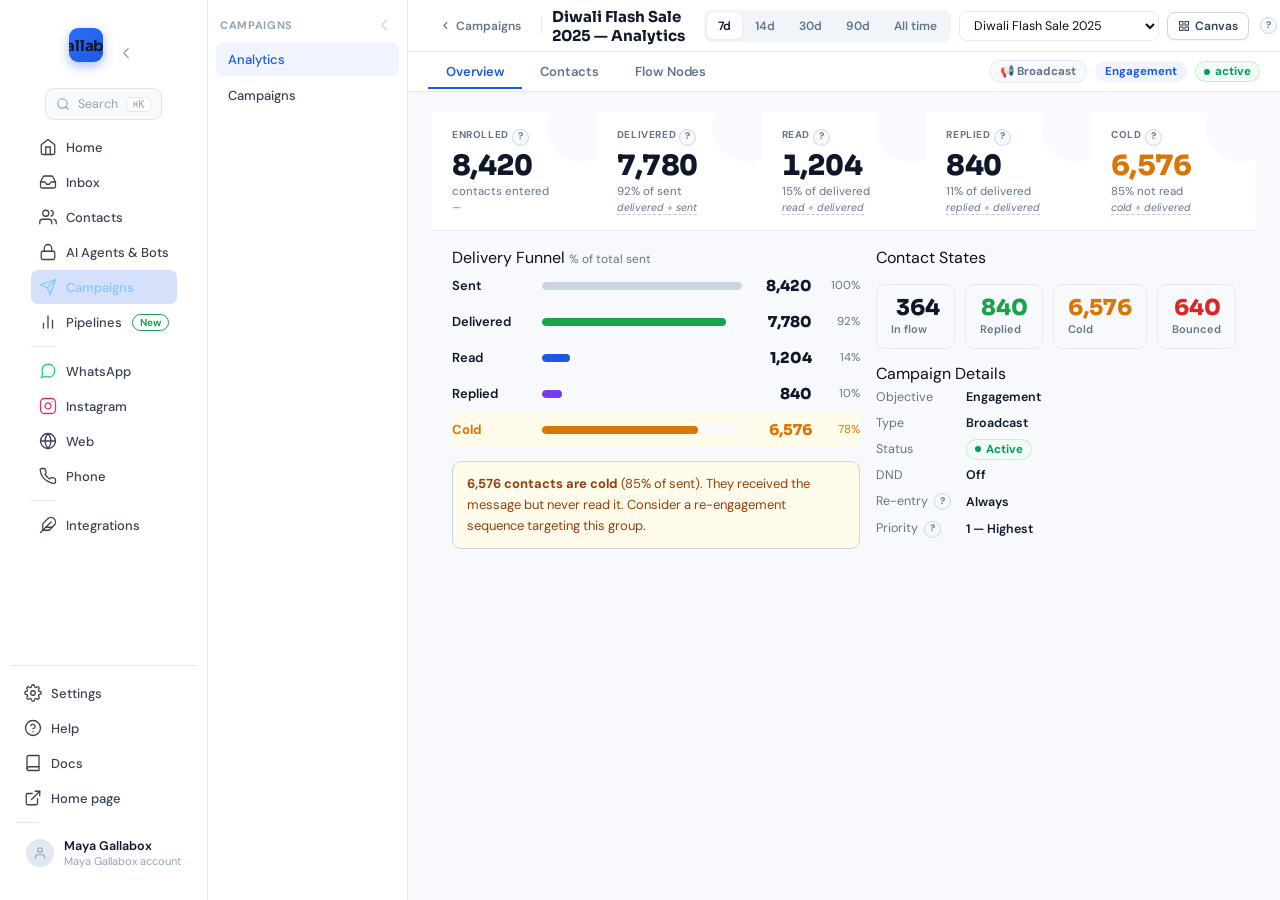
<file: outbound-analytics.html>
<!DOCTYPE html>
<html lang="en">
<head>
<meta charset="UTF-8">
<meta name="viewport" content="width=device-width,initial-scale=1.0">
<title>Analytics — Gallabox Outbound</title>
<link href="https://fonts.googleapis.com/css2?family=Sora:wght@600;700;800&family=DM+Sans:opsz,wght@9..40,400;9..40,500;9..40,600&display=swap" rel="stylesheet">
<link rel="stylesheet" href="_gb.css">
<style>


:root{
  --blue:#0057FF;--blue-d:#0040CC;--blue-m:#1A6AFF;
  --blue-s:#EEF4FF;--blue-g:#F5F8FF;
  --navy:#0B1628;--navy-m:#1C2D4A;
  --white:#fff;--off:#F7F9FC;
  --border:#E4EAF4;--border-d:#C8D4E8;
  --text:#1C2D4A;--muted:#6B7FA8;
  --green:#00C566;--green-s:#E6FAF1;
  --amber:#F59E0B;--amber-s:#FEF3C7;
  --red:#EF4444;--red-s:#FEE2E2;
  --purple:#7C3AED;--purple-s:#EDE9FE;
  --r:12px;--r-sm:8px;
  --sh:0 2px 12px rgba(0,57,255,.08);
  --sh-md:0 8px 32px rgba(0,57,255,.12);

  --r:var(--r-md);--sh-m:var(--sh-md);--blue-m:var(--gb-d);--blue-g:var(--gb-b);--font-head:var(--fh);--font-body:var(--fb);
}
*,*::before,*::after{box-sizing:border-box;margin:0;padding:0}
html,body{height:100%;font-family:'DM Sans',sans-serif;background:var(--off);color:var(--text);-webkit-font-smoothing:antialiased;overflow:hidden}
button,input,select,textarea{font-family:'DM Sans',sans-serif;cursor:pointer}

/* LAYOUT */
.app{display:flex;height:100vh;overflow:hidden}
.sidebar{width:220px;flex-shrink:0;background:var(--navy);display:flex;flex-direction:column;overflow-y:auto}
.main{flex:1;display:flex;flex-direction:column;overflow:hidden;min-width:0}
.screen{display:none;flex-direction:column;height:100vh;overflow:hidden}
.screen.on{display:flex}

/* SIDEBAR */
.sb-logo{padding:18px 16px 12px;display:flex;align-items:center;gap:10px;border-bottom:1px solid rgba(255,255,255,.07);margin-bottom:8px}
.sb-logo-text{font-family:'Sora',sans-serif;font-size:15px;font-weight:700;color:#fff}
.sb-sect{padding:6px 16px 3px;font-size:9.5px;font-weight:700;color:rgba(255,255,255,.28);text-transform:uppercase;letter-spacing:.08em}
.sb-item{display:flex;align-items:center;gap:10px;padding:8px 12px;margin:1px 6px;border-radius:8px;border:none;background:transparent;font-size:13px;font-weight:500;color:rgba(255,255,255,.42);transition:all .13s;text-align:left;width:calc(100% - 12px);cursor:pointer}
.sb-item:hover{background:rgba(255,255,255,.07);color:rgba(255,255,255,.8)}
.sb-item.on{background:rgba(0,87,255,.22);color:#7EC8FF;font-weight:600}
.sb-badge{margin-left:auto;background:var(--blue);color:#fff;font-size:9.5px;font-weight:800;padding:1px 6px;border-radius:20px}

/* TOPBAR */
.tb{height:52px;background:var(--white);border-bottom:1px solid var(--border);display:flex;align-items:center;padding:0 20px;gap:8px;flex-shrink:0}
.tb-title{font-family:'Sora',sans-serif;font-size:15px;font-weight:700;color:var(--navy)}
.tb-sub{font-size:12px;color:var(--muted)}
.tb-sep{width:1px;height:18px;background:var(--border);margin:0 2px;flex-shrink:0}
.tb-right{margin-left:auto;display:flex;align-items:center;gap:8px}

/* BUTTONS */
.btn{display:inline-flex;align-items:center;gap:5px;padding:7px 14px;border-radius:var(--r-sm);font-size:12.5px;font-weight:600;border:1.5px solid transparent;transition:all .14s;cursor:pointer}
.btn-p{background:var(--blue);color:#fff;border-color:var(--blue);box-shadow:0 2px 8px rgba(0,87,255,.25)}
.btn-p:hover{background:var(--blue-d)}
.btn-s{background:var(--white);color:var(--navy-m);border-color:var(--border-d)}
.btn-s:hover{background:var(--off)}
.btn-g{background:transparent;color:var(--muted);border-color:transparent}
.btn-g:hover{background:var(--off);color:var(--text)}
.btn-danger{background:var(--red-s);color:var(--red);border-color:#FECACA}
.btn-sm{padding:5px 10px;font-size:12px}
.btn-ic{padding:5px;width:28px;height:28px;justify-content:center;border-radius:7px}
.btn:disabled{opacity:.35;pointer-events:none}

/* FORM */
.fi{width:100%;padding:8px 11px;border:1.5px solid var(--border);border-radius:var(--r-sm);font-size:13.5px;color:var(--text);outline:none;transition:border-color .14s;background:var(--white)}
.fi:focus{border-color:var(--blue)}
.fs{width:100%;padding:8px 11px;border:1.5px solid var(--border);border-radius:var(--r-sm);font-size:13px;color:var(--text);outline:none;background:var(--white)}
.fs:focus{border-color:var(--blue)}
.fg{margin-bottom:16px}
.fl{font-size:11.5px;font-weight:700;color:var(--navy-m);margin-bottom:5px}
.fhint{font-size:11.5px;color:var(--muted);margin-top:4px;line-height:1.5}
.grid2{display:grid;grid-template-columns:1fr 1fr;gap:12px}

/* CHIPS */
.chip{display:inline-flex;align-items:center;gap:5px;padding:3px 9px;border-radius:20px;font-size:11.5px;font-weight:700}
.chip-ok{background:var(--green-s);color:#059669}
.chip-warn{background:var(--amber-s);color:var(--amber)}
.chip-mute{background:var(--off);color:var(--muted);border:1px solid var(--border)}
.chip-b{background:var(--blue-s);color:var(--blue)}
.chip-r{background:var(--red-s);color:var(--red)}
.cdot{width:6px;height:6px;border-radius:50%;background:currentColor;flex-shrink:0}
.badge{display:inline-block;padding:2px 9px;border-radius:20px;font-size:11px;font-weight:700}
.badge-b{background:var(--blue-s);color:var(--blue)}
.badge-g{background:var(--green-s);color:#059669}
.badge-a{background:var(--amber-s);color:var(--amber)}
.badge-p{background:var(--purple-s);color:var(--purple)}

/* TOGGLE */
.tog{width:36px;height:20px;border-radius:20px;background:var(--border-d);cursor:pointer;position:relative;transition:background .18s;flex-shrink:0;border:none}
.tog.on{background:var(--blue)}
.tok{position:absolute;top:2px;left:2px;width:16px;height:16px;border-radius:50%;background:#fff;box-shadow:0 1px 3px rgba(0,0,0,.2);transition:left .16s;pointer-events:none}
.tog.on .tok{left:18px}
.tog-row{display:flex;align-items:center;justify-content:space-between;margin-bottom:4px}
.tog-lbl{font-size:13px;color:var(--text);font-weight:500}

/* ═══ CAMPAIGNS SCREEN ═════════════════════════════════════════════ */
.gb-content{flex:1;overflow-y:auto;padding:20px 24px}
.stats-row{display:grid;grid-template-columns:repeat(4,1fr);gap:14px;margin-bottom:20px}
.stat-card{background:var(--white);border-radius:var(--r);border:1px solid var(--border);padding:16px 18px;position:relative;overflow:hidden}
.stat-card::after{content:'';position:absolute;top:-10px;right:-10px;width:56px;height:56px;background:var(--blue-s);border-radius:50%}
.s-label{font-size:10.5px;font-weight:700;color:var(--muted);text-transform:uppercase;letter-spacing:.05em;margin-bottom:5px}
.s-val{font-family:'Sora',sans-serif;font-size:24px;font-weight:800;color:var(--navy);line-height:1;margin-bottom:3px}
.s-delta{font-size:11.5px;font-weight:600}
.s-up{color:var(--green)}.s-dn{color:var(--muted)}
.sec-head{display:flex;align-items:center;justify-content:space-between;margin-bottom:14px;flex-wrap:wrap;gap:8px}
.sec-title{font-family:'Sora',sans-serif;font-size:14.5px;font-weight:700;color:var(--navy)}
.filter-row{display:flex;gap:5px;align-items:center;flex-wrap:wrap}
.f-pill{padding:4px 12px;border-radius:20px;font-size:12px;font-weight:600;border:1.5px solid var(--border);background:var(--white);color:var(--muted);transition:all .13s;cursor:pointer}
.f-pill:hover{border-color:var(--blue);color:var(--blue)}
.f-pill.on{background:var(--blue-s);border-color:#BFDBFE;color:var(--blue)}
.search-wrap{display:flex;align-items:center;gap:6px;padding:5px 10px;border:1.5px solid var(--border);border-radius:var(--r-sm);background:var(--white);flex:0 0 200px}
.search-wrap input{border:none;outline:none;font-size:12.5px;color:var(--text);width:100%;background:transparent;font-family:'DM Sans',sans-serif}
.camp-table{background:var(--white);border-radius:var(--r);border:1px solid var(--border);overflow:hidden}
.camp-head{display:grid;grid-template-columns:2.4fr 1fr 1fr 1fr 1fr 1fr 80px;padding:9px 16px;background:var(--off);border-bottom:1px solid var(--border)}
.camp-hc{font-size:10px;font-weight:700;color:var(--muted);text-transform:uppercase;letter-spacing:.06em}
.camp-row{display:grid;grid-template-columns:2.4fr 1fr 1fr 1fr 1fr 1fr 80px;padding:11px 16px;border-bottom:1px solid var(--off);align-items:center;cursor:pointer;transition:background .11s}
.camp-row:last-child{border-bottom:none}
.camp-row:hover{background:var(--off)}
.c-name-wrap{display:flex;align-items:center;gap:10px}
.c-icon{width:30px;height:30px;border-radius:8px;display:flex;align-items:center;justify-content:center;flex-shrink:0}
.c-icon-e{background:var(--blue-s)}.c-icon-c{background:var(--green-s)}.c-icon-a{background:var(--amber-s)}.c-icon-r{background:var(--purple-s)}
.c-name-text{font-size:13.5px;font-weight:600;color:var(--text)}
.c-meta{font-size:11px;color:var(--muted);margin-top:1px}
.metric-ok{font-weight:700;color:#059669}
.metric-warn{font-weight:700;color:var(--amber)}
.metric-na{color:var(--muted);font-size:13px}
.row-actions{display:flex;gap:3px;align-items:center}
.gb-empty{display:flex;flex-direction:column;align-items:center;justify-content:center;padding:56px 20px;text-align:center}
.gb-empty-ic{font-size:36px;margin-bottom:12px}
.gb-empty-title{font-family:'Sora',sans-serif;font-size:17px;font-weight:700;color:var(--navy);margin-bottom:6px}
.gb-empty-sub{font-size:13.5px;color:var(--muted);line-height:1.65;max-width:340px;margin-bottom:18px}

/* ═══ CANVAS SCREEN ════════════════════════════════════════════════ */
.canvas-wrap{display:flex;flex:1;overflow:hidden;position:relative}
.canvas-main{flex:1;display:flex;flex-direction:column;overflow:hidden;min-width:0}
.canvas-toolbar{height:44px;background:rgba(247,249,252,.96);backdrop-filter:blur(4px);border-bottom:1px solid var(--border);display:flex;align-items:center;padding:0 16px;gap:8px;flex-shrink:0;z-index:10}
.canvas-area{flex:1;overflow:auto;background:var(--off);background-image:radial-gradient(circle,var(--border) 1px,transparent 1px);background-size:22px 22px;position:relative}
.canvas-nodes{min-height:100%;padding:32px 24px;display:flex;flex-direction:column;align-items:center}

/* FLOW NODES */
.flow-wrap{display:flex;flex-direction:column;align-items:center}
.fnw{display:flex;flex-direction:column;align-items:center}
.fn{width:300px;background:var(--white);border:2px solid var(--border);border-radius:var(--r);cursor:pointer;transition:all .14s;box-shadow:0 1px 4px rgba(11,22,40,.04)}
.fn:hover{box-shadow:var(--sh);border-color:var(--border-d)}
.fn.sel{border-color:var(--blue);box-shadow:0 0 0 3px rgba(0,87,255,.1)}
.fn-hd{padding:11px 13px;display:flex;align-items:center;gap:9px;border-bottom:1px solid var(--off)}
.fn-ic{width:28px;height:28px;border-radius:8px;display:flex;align-items:center;justify-content:center;flex-shrink:0;font-size:15px}
.fn-title{font-size:13px;font-weight:700;color:var(--navy)}
.fn-sub{font-size:11px;color:var(--muted);margin-top:1px}
.fn-status{margin-left:auto;font-size:10px;font-weight:700;padding:2px 8px;border-radius:20px;flex-shrink:0}
.fn-status.live{background:var(--green-s);color:#059669}
.fn-status.draft{background:var(--off);color:var(--muted);border:1px solid var(--border)}
.fn-body{padding:10px 13px}
.fn-detail{font-size:12.5px;color:var(--text);margin-bottom:4px}
.fn-detail:last-of-type{margin-bottom:0}
.fn-stats{display:flex;gap:12px;margin-top:8px;padding-top:8px;border-top:1px solid var(--off)}
.fn-sv{font-family:'Sora',sans-serif;font-size:14px;font-weight:700;color:var(--navy);display:block}
.fn-sl{font-size:10px;color:var(--muted);margin-top:1px;display:block}
/* Branch stats inside node */
.fn-branch{display:grid;grid-template-columns:1fr 1fr;gap:6px;margin-top:8px;padding-top:8px;border-top:1px solid var(--off)}
.fn-yes{background:#F0FDF4;border-radius:7px;padding:7px 10px}
.fn-no{background:#FEF2F2;border-radius:7px;padding:7px 10px}
.fn-bv{font-family:'Sora',sans-serif;font-size:15px;font-weight:800}
.fn-bl{font-size:10px;font-weight:600;margin-top:1px}

/* CONNECTORS */
.conn{display:flex;flex-direction:column;align-items:center}
.conn-line{width:2px;height:24px;background:var(--border-d)}
.conn-arr{width:0;height:0;border-left:7px solid transparent;border-right:7px solid transparent;border-top:8px solid var(--border-d)}

/* BRANCH */
.branch-outer{position:relative;width:640px;display:flex;justify-content:center}
.branch-hline{position:absolute;top:0;height:2px;background:var(--border-d)}
.branch-row{display:flex;align-items:flex-start;gap:32px}
.branch-arm{display:flex;flex-direction:column;align-items:center}
.bl{padding:3px 10px;border-radius:20px;font-size:11px;font-weight:700;margin:4px 0 6px}
.bl-yes{background:var(--green-s);color:#059669}
.bl-no{background:var(--red-s);color:var(--red)}
.bl-wait{background:var(--amber-s);color:var(--amber)}

/* ADD NODE BUTTON */
.add-row{padding:2px 0;display:flex;justify-content:center}
.add-btn{width:24px;height:24px;border-radius:50%;border:2px solid var(--border-d);background:var(--white);color:var(--muted);font-size:15px;display:flex;align-items:center;justify-content:center;cursor:pointer;transition:all .16s;line-height:1}
.add-btn:hover{border-color:var(--blue);color:var(--blue);background:var(--blue-s);transform:scale(1.12)}

/* EMPTY CANVAS */
.canvas-start{display:flex;flex-direction:column;align-items:center;justify-content:center;min-height:360px;gap:0}
.start-box{border:2px dashed var(--border-d);border-radius:var(--r);padding:28px 36px;text-align:center;background:var(--white);transition:all .18s;max-width:320px;cursor:pointer}
.start-box:hover{border-color:var(--blue);background:var(--blue-g);box-shadow:var(--sh)}
.start-icon{font-size:30px;margin-bottom:10px}
.start-title{font-family:'Sora',sans-serif;font-size:14.5px;font-weight:700;color:var(--navy);margin-bottom:4px}
.start-sub{font-size:12px;color:var(--muted);line-height:1.5}

/* NODE PICKER PANEL — slides over canvas from left */
.np-overlay{position:absolute;inset:0;z-index:200;display:none;pointer-events:none}
.np-overlay.open{display:flex;pointer-events:auto}
.np-backdrop{position:absolute;inset:0;cursor:default}
.np-panel{position:relative;width:264px;height:100%;background:var(--white);border-right:1px solid var(--border);display:flex;flex-direction:column;box-shadow:4px 0 24px rgba(11,22,40,.1);animation:slideInL .18s ease;z-index:1;flex-shrink:0}
.np-hd{padding:13px 15px;border-bottom:1px solid var(--border);display:flex;align-items:center;justify-content:space-between;flex-shrink:0}
.np-title{font-family:'Sora',sans-serif;font-size:13px;font-weight:700;color:var(--navy)}
.np-close{background:none;border:none;color:var(--muted);font-size:17px;cursor:pointer;padding:2px 6px;border-radius:6px;line-height:1}
.np-close:hover{background:var(--off)}
.np-body{flex:1;overflow-y:auto;padding:6px 8px}
.np-sect{font-size:9.5px;font-weight:700;color:var(--muted);text-transform:uppercase;letter-spacing:.07em;padding:8px 8px 4px}
.np-opt{display:flex;align-items:flex-start;gap:9px;padding:8px;border-radius:9px;cursor:pointer;transition:all .11s;border:1.5px solid transparent}
.np-opt:hover{background:var(--blue-g);border-color:var(--blue-s)}
.np-ic{width:28px;height:28px;border-radius:7px;display:flex;align-items:center;justify-content:center;flex-shrink:0;font-size:14px;margin-top:1px}
.np-name{font-size:12.5px;font-weight:700;color:var(--navy);margin-bottom:2px}
.np-desc{font-size:11px;color:var(--muted);line-height:1.35}

/* INSPECTOR */
.inspector{width:264px;flex-shrink:0;background:var(--white);border-left:1px solid var(--border);display:flex;flex-direction:column;overflow-y:auto}
.ins-hd{padding:13px 15px;border-bottom:1px solid var(--border);display:flex;align-items:center;justify-content:space-between;flex-shrink:0}
.ins-title{font-family:'Sora',sans-serif;font-size:13px;font-weight:700;color:var(--navy)}
.ins-body{padding:13px 15px;flex:1;overflow-y:auto}
.ins-metric-grid{display:grid;grid-template-columns:1fr 1fr;gap:6px;margin-top:4px}
.ins-m{background:var(--off);border-radius:var(--r-sm);padding:9px 10px;text-align:center}
.ins-mv{font-family:'Sora',sans-serif;font-size:17px;font-weight:800;color:var(--navy);display:block}
.ins-ml{font-size:10px;color:var(--muted);margin-top:2px;display:block}

/* ═══ ANALYTICS SCREEN ══════════════════════════════════════════════ */
.ana-tabs-bar{display:flex;border-bottom:1px solid var(--border);background:var(--white);padding:0 20px;flex-shrink:0}
.a-tab{padding:11px 16px;border:none;background:transparent;font-size:13px;font-weight:600;
  color:var(--n500);cursor:pointer;border-bottom:2.5px solid transparent;transition:all .12s;
  margin-bottom:-1px;font-family:'DM Sans',sans-serif;letter-spacing:-.005em}
.a-tab:hover{color:var(--n900)}
.a-tab.on{color:var(--gb);border-bottom-color:var(--gb)}
.a-panel{display:none;flex:1;overflow-y:auto;padding:20px 24px}
.a-panel.on{display:block}
/* Overview */
.ana-hero{border-radius:var(--r);padding:20px 24px;margin-bottom:18px;color:#fff;display:flex;align-items:center;gap:24px;background:linear-gradient(135deg,var(--blue) 0%,var(--blue-m) 100%)}
.ah-big{font-family:'Sora',sans-serif;font-size:36px;font-weight:800;letter-spacing:-.04em;line-height:1}
.ah-label{font-size:10.5px;font-weight:700;opacity:.7;text-transform:uppercase;letter-spacing:.06em;margin-bottom:4px}
.ah-sub{font-size:13px;opacity:.8;margin-top:4px}
.ah-div{width:1px;height:52px;background:rgba(255,255,255,.2);flex-shrink:0}
.ah-stat{text-align:center}
.ah-sv{font-family:'Sora',sans-serif;font-size:20px;font-weight:700}
.ah-sl{font-size:11.5px;opacity:.75;margin-top:3px}
.ana-grid{display:grid;grid-template-columns:1fr 1fr;gap:14px;margin-bottom:14px}
.a-card{background:var(--white);border:1px solid var(--border);border-radius:var(--r);padding:16px 18px}
.a-card.full{grid-column:1/-1}
.a-card-title{display:flex;align-items:center;gap:7px;font-size:12.5px;font-weight:700;color:var(--navy-m);margin-bottom:14px}
.funnel-row{display:flex;align-items:center;gap:12px;padding:7px 0;border-bottom:1px solid var(--off)}
.funnel-row:last-child{border-bottom:none}
.f-lbl{font-size:12.5px;color:var(--text);width:76px;flex-shrink:0}
.f-bw{flex:1;height:6px;background:var(--off);border-radius:3px;overflow:hidden}
.f-b{height:100%;border-radius:3px;background:var(--blue);transition:width .4s}
.f-v{font-size:13px;font-weight:700;color:var(--navy);width:48px;text-align:right}
.f-p{font-size:11px;color:var(--muted);width:34px;text-align:right}
.cs-row{display:flex;align-items:center;gap:10px;margin-bottom:9px}
.cs-dot{width:9px;height:9px;border-radius:50%;flex-shrink:0}
.cs-label{flex:1;font-size:13px}
.cs-val{font-size:13.5px;font-weight:700;color:var(--navy);min-width:36px;text-align:right}
.cs-bar{width:80px;height:5px;background:var(--off);border-radius:3px;overflow:hidden}
.cs-fill{height:100%;border-radius:3px;background:var(--blue)}
.range-pills{display:flex;gap:5px}
.rp{padding:4px 11px;border-radius:20px;font-size:12px;font-weight:600;border:1.5px solid var(--border);background:var(--white);color:var(--muted);cursor:pointer;transition:all .13s}
.rp.on{background:var(--blue-s);border-color:#BFDBFE;color:var(--blue)}
/* Contacts tab */
.ct-filters{display:flex;align-items:center;gap:8px;margin-bottom:14px;flex-wrap:wrap}
.contact-table{background:var(--white);border:1px solid var(--border);border-radius:var(--r);overflow:hidden;margin-bottom:12px}
.ctt-head{display:grid;grid-template-columns:1.8fr 1.4fr 1fr 1fr 1fr 80px;padding:9px 16px;background:var(--off);border-bottom:1px solid var(--border)}
.ctt-hc{font-size:10px;font-weight:700;color:var(--muted);text-transform:uppercase;letter-spacing:.06em}
.ctt-row{display:grid;grid-template-columns:1.8fr 1.4fr 1fr 1fr 1fr 80px;padding:10px 16px;border-bottom:1px solid var(--off);align-items:center;transition:background .11s}
.ctt-row:last-child{border-bottom:none}
.ctt-row:hover{background:var(--off)}
.ctt-cell{font-size:12.5px;color:var(--text)}
/* Nodes tab */
.node-card{background:var(--white);border:1px solid var(--border);border-radius:var(--r);padding:16px 18px;margin-bottom:12px}
.nc-hd{display:flex;align-items:center;gap:10px;margin-bottom:12px}
.nc-ic{width:30px;height:30px;border-radius:8px;display:flex;align-items:center;justify-content:center;flex-shrink:0;font-size:15px}
.nc-name{font-size:13.5px;font-weight:700;color:var(--navy)}
.nc-type{font-size:11px;color:var(--muted);margin-top:1px}
.nc-metrics{display:grid;grid-template-columns:repeat(4,1fr);gap:8px;margin-bottom:10px}
.ncm{background:var(--off);border-radius:var(--r-sm);padding:9px 10px;text-align:center}
.ncm-v{font-family:'Sora',sans-serif;font-size:16px;font-weight:800;color:var(--navy);display:block}
.ncm-l{font-size:10px;color:var(--muted);margin-top:2px;display:block}
.nc-branch{display:grid;grid-template-columns:1fr 1fr;gap:8px}
.nb-y{background:#F0FDF4;border-radius:var(--r-sm);padding:10px 12px}
.nb-n{background:#FEF2F2;border-radius:var(--r-sm);padding:10px 12px}
.nb-v{font-family:'Sora',sans-serif;font-size:18px;font-weight:800;display:block}
.nb-l{font-size:11px;font-weight:600;margin-top:2px;display:block}
.nc-note{font-size:12px;color:var(--muted);padding:8px 10px;background:var(--off);border-radius:var(--r-sm);line-height:1.5;margin-top:8px}

/* ═══ CONTROLS SCREEN ═══════════════════════════════════════════════ */
.ctrl-grid{display:grid;grid-template-columns:1fr 1fr;gap:16px}
.ctrl-card{background:var(--white);border:1px solid var(--border);border-radius:var(--r);padding:18px 20px}
.ctrl-title{display:flex;align-items:center;gap:8px;font-family:'Sora',sans-serif;font-size:14px;font-weight:700;color:var(--navy);margin-bottom:14px;padding-bottom:12px;border-bottom:1px solid var(--border)}
.rule-row{display:flex;align-items:flex-start;justify-content:space-between;padding:10px 0;border-bottom:1px solid var(--off);gap:12px}
.rule-row:last-child{border-bottom:none;padding-bottom:0}
.rule-name{font-size:13px;font-weight:600;color:var(--text);margin-bottom:2px}
.rule-desc{font-size:11.5px;color:var(--muted);line-height:1.4}
.rule-right{flex-shrink:0;display:flex;align-items:center;gap:8px}
.rule-val{font-size:13px;font-weight:700;color:var(--navy)}
.priority-list{display:flex;flex-direction:column;gap:6px}
.priority-item{display:flex;align-items:center;gap:10px;padding:8px 10px;border-radius:var(--r-sm);border:1.5px solid var(--border);background:var(--off)}
.priority-item:first-child{border-color:var(--blue);background:var(--blue-g)}
.priority-num{font-size:12px;font-weight:800;color:var(--blue);width:20px;text-align:center;flex-shrink:0}
.priority-name{flex:1;font-size:12.5px;font-weight:600;color:var(--text)}
.cs-item{display:flex;align-items:center;gap:12px;padding:12px 14px;background:var(--off);border-radius:var(--r-sm);margin-bottom:8px;border:1px solid var(--border)}
.csi-ind{width:9px;height:9px;border-radius:50%;flex-shrink:0}
.csi-ind.active{background:var(--green)}.csi-ind.paused{background:var(--amber)}.csi-ind.draft{background:var(--muted)}
.csi-info{flex:1}
.csi-name{font-size:13px;font-weight:700;color:var(--navy)}
.csi-meta{font-size:11.5px;color:var(--muted);margin-top:1px}
.csi-actions{display:flex;gap:5px}

/* ═══ MODAL ════════════════════════════════════════════════════════ */
.modal-bg{position:fixed;inset:0;background:rgba(11,22,40,.5);z-index:300;display:none;align-items:center;justify-content:center}
.modal-bg.open{display:flex}
.modal{background:var(--white);border-radius:var(--r);width:520px;max-width:94vw;box-shadow:0 20px 60px rgba(11,22,40,.18);display:flex;flex-direction:column;max-height:90vh}
.modal-hd{padding:18px 20px 14px;border-bottom:1px solid var(--border);display:flex;align-items:flex-start;justify-content:space-between;flex-shrink:0}
.modal-title{font-family:'Sora',sans-serif;font-size:16px;font-weight:700;color:var(--navy)}
.modal-sub{font-size:12px;color:var(--muted);margin-top:2px}
.modal-close{background:none;border:none;color:var(--muted);font-size:17px;padding:2px 6px;border-radius:6px;line-height:1;cursor:pointer}
.modal-close:hover{background:var(--off)}
.modal-body{padding:18px 20px;overflow-y:auto;flex:1}
.modal-ft{padding:12px 20px;border-top:1px solid var(--border);display:flex;justify-content:space-between;align-items:center;flex-shrink:0}
.obj-cards{display:flex;flex-direction:column;gap:7px}
.obj-card{border:1.5px solid var(--border);border-radius:var(--r-sm);padding:12px 14px;cursor:pointer;transition:all .13s;display:flex;align-items:flex-start;gap:10px}
.obj-card:hover{border-color:var(--blue);background:var(--blue-g)}
.obj-card.sel{border-color:var(--blue);background:var(--blue-s);box-shadow:0 0 0 3px rgba(0,87,255,.08)}
.obj-ic{width:28px;height:28px;border-radius:7px;display:flex;align-items:center;justify-content:center;flex-shrink:0;font-size:14px;margin-top:1px}
.obj-name{font-size:13px;font-weight:700;color:var(--navy);margin-bottom:2px}
.obj-desc{font-size:11.5px;color:var(--muted);line-height:1.4}
.obj-chk{margin-left:auto;width:16px;height:16px;border-radius:50%;background:var(--blue);color:#fff;display:none;align-items:center;justify-content:center;font-size:9px;font-weight:800;flex-shrink:0}
.obj-card.sel .obj-chk{display:flex}

/* ANIMATIONS */
@keyframes slideInL{from{transform:translateX(-14px);opacity:0}to{transform:none;opacity:1}}
@keyframes popIn{from{opacity:0;transform:scale(.95)}to{opacity:1;transform:none}}
@keyframes fadeUp{from{opacity:0;transform:translateY(8px)}to{opacity:1;transform:none}}

/* ── PATCH: missing classes ───────────────────────────── */
.chip-amber{background:var(--amber-s);color:var(--amber)}
.chip-gray{background:var(--off);color:var(--muted);border:1px solid var(--border)}
.chip-r{background:var(--red-s);color:var(--red)}
.badge-b{background:var(--blue-s);color:var(--blue)}
.badge-p{background:var(--purple-s);color:var(--purple)}
.fn-sel{border-color:var(--blue)!important;box-shadow:0 0 0 3px rgba(0,87,255,.12)!important}
.plus-btn{width:26px;height:26px;border-radius:50%;border:2px solid var(--border-d);background:var(--white);color:var(--muted);font-size:16px;display:flex;align-items:center;justify-content:center;cursor:pointer;transition:all .18s;line-height:1;box-shadow:0 1px 4px rgba(11,22,40,.06)}
.plus-btn:hover{border-color:var(--blue);color:var(--blue);background:var(--blue-s);transform:scale(1.08)}
.conn-dot{width:0;height:0;border-left:6px solid transparent;border-right:6px solid transparent;border-top:8px solid var(--border-d)}
.filter-pill,.fpill{padding:5px 13px;border-radius:20px;font-size:12px;font-weight:600;border:1.5px solid var(--border);background:var(--white);color:var(--muted);cursor:pointer;transition:all .14s}
.filter-pill:hover,.fpill:hover{border-color:var(--blue);color:var(--blue)}
.filter-pill.on,.fpill.on{background:var(--blue-s);border-color:#BFDBFE;color:var(--blue)}
.rp{padding:4px 11px;font-size:12px;font-weight:600;cursor:pointer;color:var(--muted);border-right:1px solid var(--border);transition:all .14s;background:none;border-top:none;border-left:none;border-bottom:none}
.rp:last-child{border-right:none}
.rp.on{background:var(--blue);color:#fff}
.a-tab{padding:7px 18px;border:none;background:transparent;cursor:pointer;font-size:13px;font-weight:600;color:var(--muted);font-family:'DM Sans',sans-serif;transition:all .14s;border-bottom:2px solid transparent}
.a-tab:hover{color:var(--text)}
.a-tab.on{color:var(--blue);border-bottom-color:var(--blue)}
.a-panel{display:none;flex:1;overflow-y:auto}
.a-panel.on{display:flex;flex-direction:column}
.nb-lbl{font-size:10px;font-weight:700;text-transform:uppercase;letter-spacing:.05em;margin-bottom:4px;display:block}
.nb-v{font-family:'Sora',sans-serif;font-size:20px;font-weight:800;display:block}
.nc-note{font-size:12px;color:var(--muted);padding:9px 11px;background:var(--off);border-radius:8px;line-height:1.5;margin-top:10px}
.priority-item{display:flex;align-items:center;gap:12px;padding:10px 12px;border-radius:9px;border:1.5px solid var(--border);margin-bottom:6px;background:var(--white)}
.priority-num{font-family:'Sora',sans-serif;font-size:14px;font-weight:700;color:var(--muted);width:22px;text-align:center;flex-shrink:0}
.priority-name{flex:1;font-size:13px;font-weight:600;color:var(--navy)}
.cs-item{display:flex;align-items:center;gap:12px;padding:12px 14px;border-radius:9px;border:1.5px solid var(--border);margin-bottom:8px;background:var(--white)}
.csi-ind{width:10px;height:10px;border-radius:50%;flex-shrink:0;background:var(--muted)}
.csi-ind.active{background:var(--green)}.csi-ind.paused{background:var(--amber)}
.csi-info{flex:1}.csi-name{font-size:13.5px;font-weight:600;color:var(--navy)}
.csi-meta{font-size:11.5px;color:var(--muted);margin-top:2px}
.csi-actions{display:flex;gap:6px;flex-shrink:0}
/* GB icon sidebar — uses _gb.css global styles */
#gb-sb{flex-shrink:0}


/* ── CAMPAIGN TABLE CSS (JS generates ct-row/ct-cell) ──── */
.ct-row{display:grid;grid-template-columns:2.4fr 1fr 1fr 1fr 1fr 1fr 80px;
  padding:11px 16px;border-bottom:1px solid var(--off);align-items:center;
  cursor:pointer;transition:background .12s}
.ct-row:last-child{border-bottom:none}
.ct-row:hover{background:var(--off)}
.ct-cell{font-size:13px;color:var(--text)}
/* Contact table JS generates ctt-row/ctt-cell */
.ctt-row{display:grid;grid-template-columns:1.8fr 1.4fr .9fr .8fr 1.4fr 90px;
  padding:11px 18px;border-bottom:1px solid var(--off);align-items:center;cursor:pointer;transition:background .12s}
.ctt-row:hover{background:var(--off)}
.ctt-cell{font-size:13px;color:var(--text)}

.app{display:flex;height:100vh;overflow:hidden}
.main{flex:1;display:flex;flex-direction:column;overflow:hidden}
.screen.on{display:flex;flex-direction:column;height:100%;overflow:hidden}

/* ── Analytics count-first display ── */
.ah-big{font-family:var(--font-head);font-size:52px;font-weight:900;line-height:1;letter-spacing:-.04em}
.ah-big-label{font-size:11px;font-weight:700;opacity:.7;text-transform:uppercase;letter-spacing:.06em}
.ah-big-pct{font-size:12.5px;opacity:.65}
.ah-stat{text-align:center;min-width:60px}
.ah-sv{font-family:var(--font-head);font-size:22px;font-weight:700}
.ah-sl{font-size:11.5px;opacity:.75;margin-top:3px}
.ah-div{width:1px;height:50px;background:rgba(255,255,255,.18);flex-shrink:0}
.ncm-sub{font-size:10.5px;color:var(--muted);margin-top:1px}
/* node branch */
.nc-branch{display:grid;grid-template-columns:1fr 1fr;gap:10px;margin-top:8px}
.nb-y{background:var(--green-s);border-radius:9px;padding:12px}
.nb-n{background:var(--red-s);border-radius:9px;padding:12px}
.nb-lbl{font-size:10px;font-weight:700;text-transform:uppercase;letter-spacing:.05em;margin-bottom:5px}
.nb-v{font-family:var(--font-head);font-size:22px;font-weight:800}
/* Cold funnel row */
.f-p{font-size:11px;color:var(--muted);width:38px;text-align:right;flex-shrink:0}
/* ── A/B Test analytics ── */
.ab-result-card{background:var(--white);border:1.5px solid #DDD6FE;border-radius:var(--r);overflow:hidden;margin-bottom:16px}
.ab-result-hd{background:linear-gradient(135deg,#7C3AED 0%,#9333EA 100%);color:#fff;padding:14px 18px;display:flex;align-items:center;gap:12px}
.ab-result-title{font-family:var(--fh);font-size:14px;font-weight:700}
.ab-result-sub{font-size:12px;opacity:.8;margin-top:2px}
.ab-status-pill{margin-left:auto;padding:3px 12px;border-radius:20px;font-size:11px;font-weight:700;background:rgba(255,255,255,.2);color:#fff;border:1px solid rgba(255,255,255,.3);white-space:nowrap}
.ab-compare{display:grid;grid-template-columns:1fr 40px 1fr;gap:0;padding:16px 18px;align-items:start}
.ab-variant{border-radius:9px;padding:14px;position:relative}
.ab-variant-a{background:#EDE9FE;border:1.5px solid #DDD6FE}
.ab-variant-b{background:#F3E8FF;border:1.5px solid #E9D5FF}
.ab-variant.winner{border-width:2px;box-shadow:0 2px 12px rgba(124,58,237,.15)}
.ab-variant-a.winner{border-color:#7C3AED}
.ab-variant-b.winner{border-color:#9333EA}
.ab-v-lbl{font-size:10px;font-weight:800;text-transform:uppercase;letter-spacing:.06em;margin-bottom:8px;display:flex;align-items:center;gap:6px}
.ab-v-lbl-a{color:#7C3AED}.ab-v-lbl-b{color:#9333EA}
.ab-v-tmpl{font-size:12.5px;font-weight:700;color:var(--navy);margin-bottom:10px;line-height:1.4}
.ab-v-metric-row{display:flex;justify-content:space-between;font-size:12px;padding:3px 0;border-bottom:1px solid rgba(124,58,237,.08)}
.ab-v-metric-row:last-child{border-bottom:none}
.ab-v-key{color:var(--muted)}
.ab-v-val{font-weight:700;color:var(--navy)}
.ab-v-rate{font-size:11px;color:var(--muted)}
.ab-winner-trophy{position:absolute;top:10px;right:10px;font-size:18px}
.ab-vs-divider{display:flex;align-items:center;justify-content:center;font-size:11px;font-weight:800;color:var(--muted);padding-top:32px}
.ab-rollout-bar{padding:14px 18px;border-top:1px solid var(--border)}
.ab-rollout-lbl{font-size:11.5px;font-weight:700;color:var(--navy-m);margin-bottom:6px;display:flex;justify-content:space-between}
.ab-rollout-track{height:8px;background:var(--off);border-radius:4px;overflow:hidden;margin-bottom:6px}
.ab-rollout-fill{height:100%;border-radius:4px;background:linear-gradient(90deg,#7C3AED,#9333EA);transition:width .4s}
.ab-rollout-note{font-size:11.5px;color:var(--muted)}
.ab-badge-running{background:#EDE9FE;color:#7C3AED}
.ab-badge-evaluating{background:var(--amber-s);color:var(--amber)}
.ab-badge-rollout{background:#F3E8FF;color:#9333EA}
.ab-badge-complete{background:var(--green-s);color:var(--green)}
/* Node card ab-test */
.nc-ab-compare{display:grid;grid-template-columns:1fr 1fr;gap:8px;margin-bottom:8px}
.nc-ab-arm{border-radius:9px;padding:12px}
.nc-ab-arm-a{background:#EDE9FE}.nc-ab-arm-b{background:#F3E8FF}
.nc-ab-arm.winner{outline:2px solid #7C3AED}
.nc-ab-arm-lbl{font-size:10px;font-weight:800;text-transform:uppercase;letter-spacing:.05em;margin-bottom:7px;display:flex;align-items:center;gap:4px}
.nc-ab-lbl-a{color:#7C3AED}.nc-ab-lbl-b{color:#9333EA}
.nc-ab-stat{display:flex;justify-content:space-between;font-size:12px;margin-bottom:3px}
.nc-ab-stat:last-child{margin-bottom:0}
.nc-ab-key{color:var(--muted)}.nc-ab-val{font-weight:700;color:var(--navy)}


:root{
  --blue:var(--gb);--blue-d:var(--gb-d);--blue-s:var(--gb-s);--blue-b:var(--gb-b);
  --green:var(--ok);--green-s:var(--ok-s);
  --amber:var(--warn);--amber-s:var(--warn-s);
  --red:var(--err);--red-s:var(--err-s);
  --navy:var(--n900);--navy-m:var(--n700);
  --text:var(--ink);--muted:var(--n500);
  --border-d:var(--n300);
  --r:10px;--r-sm:8px;
  --sh:0 1px 3px rgba(15,23,42,.06),0 4px 12px rgba(15,23,42,.06);
}
/* ── Analytics: counts-first KPI strip ── */
.kpi-grid{display:grid;grid-template-columns:repeat(5,1fr);gap:0;background:var(--border)}
.kpi-cell{background:var(--white);padding:16px 20px;position:relative;overflow:hidden;
  transition:background .12s}
.kpi-cell:hover{background:var(--n50)}
.kpi-cell::after{content:'';position:absolute;top:-20px;right:-20px;width:70px;height:70px;
  background:var(--gb-s);border-radius:50%;opacity:.45;pointer-events:none}
.kpi-cell.warn::after{background:var(--warn-s)}
.kpi-lbl{font-size:10px;font-weight:700;text-transform:uppercase;letter-spacing:.06em;
  color:var(--n500);margin-bottom:5px;position:relative;z-index:1}
.kpi-val{font-family:var(--fh);font-size:28px;font-weight:800;color:var(--n900);
  line-height:1;margin-bottom:4px;letter-spacing:-.025em;font-feature-settings:"tnum";
  position:relative;z-index:1}
.kpi-sub{font-size:11.5px;color:var(--n500);position:relative;z-index:1}
.kpi-sub-ok{color:var(--ok)}
.kpi-sub-warn{color:var(--warn)}
/* Funnel */
.funnel-table{width:100%;border-collapse:collapse}
.funnel-table tr td{padding:8px 0;border-bottom:1px solid var(--off);vertical-align:middle}
.funnel-table tr:last-child td{border-bottom:none}
.f-stage{font-size:13px;font-weight:600;color:var(--navy);width:90px}
.f-bar-wrap{padding:0 16px}
.f-bar-bg{height:8px;background:var(--off);border-radius:4px;overflow:hidden}
.f-bar-fill{height:100%;border-radius:4px;background:var(--blue);transition:width .4s ease}
.f-count{font-family:var(--fh);font-size:15px;font-weight:800;color:var(--navy);width:70px;text-align:right}
.f-pct{font-size:11.5px;color:var(--muted);width:48px;text-align:right}
/* Contact states mini */
.cs-grid{display:grid;grid-template-columns:repeat(4,1fr);gap:10px;margin-top:12px}
.cs-card{background:var(--off);border-radius:9px;padding:12px 14px;border:1px solid var(--border)}
.cs-val{font-family:var(--fh);font-size:22px;font-weight:800;color:var(--navy);line-height:1}
.cs-lbl{font-size:11px;color:var(--muted);margin-top:3px;font-weight:600}
/* Contact table */
.ct-table{width:100%;border-collapse:collapse}
.ct-table th{font-size:10.5px;font-weight:700;text-transform:uppercase;letter-spacing:.06em;color:var(--muted);padding:8px 12px;background:var(--off);border-bottom:1px solid var(--border);white-space:nowrap}
.ct-table th:first-child{border-radius:6px 0 0 0}
.ct-table th:last-child{border-radius:0 6px 0 0}
.ct-table td{padding:10px 12px;border-bottom:1px solid var(--off);font-size:13px;vertical-align:middle}
.ct-table tr:last-child td{border-bottom:none}
.ct-table tr:hover td{background:var(--n50)}
/* Time range picker */
.rp-group{display:flex;background:var(--n100);padding:3px;border-radius:8px;gap:2px;flex-shrink:0}
.rp-btn{padding:5px 11px;border-radius:6px;font-size:12px;font-weight:600;color:var(--n500);
  cursor:pointer;border:none;background:transparent;font-family:var(--fb);transition:all .12s}
.rp-btn:hover{color:var(--n900)}
.rp-btn.on{background:var(--white);color:var(--n900);box-shadow:0 1px 3px rgba(15,23,42,.06)}
/* Insight block */
.insight-block{padding:12px 14px;border-radius:9px;font-size:13px;line-height:1.6;border:1px solid var(--border-d)}
/* Docs help */
.docs-help{display:inline-flex;align-items:center;justify-content:center;width:17px;height:17px;border-radius:50%;background:var(--off);border:1.5px solid var(--border-d);color:var(--muted);font-size:9.5px;font-weight:800;text-decoration:none;flex-shrink:0;transition:all .14s;cursor:pointer;line-height:1;vertical-align:middle;margin-left:3px}
.docs-help:hover{background:var(--blue-s);border-color:var(--blue);color:var(--blue)}
.kpi-lbl-wrap{display:flex;align-items:center;gap:0;margin-bottom:6px}
.kpi-formula{font-size:10.5px;color:var(--muted);font-style:italic;margin-top:2px}
.kpi-formula a{color:var(--muted);text-decoration:none;border-bottom:1px dashed rgba(100,116,139,.4)}
.kpi-formula a:hover{color:var(--blue);border-color:var(--blue)}

</style>
</head>
<body>
<div class="app">
  <div id="gb-sb"></div>
  <div class="main">
    <div id="screen-analytics" class="screen on">

      <!-- Topbar -->
      <div class="tb">
        <button class="btn btn-g btn-sm" id="ana-back-btn" style="gap:4px;color:var(--muted)">
          <svg width="13" height="13" viewBox="0 0 24 24" fill="none" stroke="currentColor" stroke-width="2"><polyline points="15 18 9 12 15 6"/></svg>
          Campaigns
        </button>
        <div class="tb-sep"></div>
        <span class="tb-title" id="ana-page-title">Analytics</span>
        <div class="tb-right">
          <!-- Time range -->
          <div class="rp-group">
            <button class="rp-btn on" data-r="7" onclick="setRange(this)">7d</button>
            <button class="rp-btn" data-r="14" onclick="setRange(this)">14d</button>
            <button class="rp-btn" data-r="30" onclick="setRange(this)">30d</button>
            <button class="rp-btn" data-r="90" onclick="setRange(this)">90d</button>
            <button class="rp-btn" data-r="all" onclick="setRange(this)">All time</button>
          </div>
          <!-- Campaign picker -->
          <select id="ana-camp-select" class="fs" style="width:200px;font-size:12.5px;padding:5px 10px" onchange="switchAnaCamp(this.value)"></select>
          <button class="btn btn-s btn-sm" id="ana-canvas-btn">
            <svg width="12" height="12" viewBox="0 0 24 24" fill="none" stroke="currentColor" stroke-width="2"><rect x="3" y="3" width="7" height="7"/><rect x="14" y="3" width="7" height="7"/><rect x="3" y="14" width="7" height="7"/><rect x="14" y="14" width="7" height="7"/></svg>
            Canvas
          </button>
          <a class="docs-help" href="gallabox-docs.html?page=ob-analytics" target="_blank" title="Guide: reading campaign analytics, understanding rates, and what to do when numbers are low">?</a>
        </div>
      </div>

      <!-- Sub-tabs -->
      <div style="background:var(--white);border-bottom:1px solid var(--border);padding:0 20px;display:flex;align-items:center;gap:0;flex-shrink:0">
        <button class="a-tab on" data-t="overview" onclick="setAnaTab(this)">Overview</button>
        <button class="a-tab" data-t="contacts" onclick="setAnaTab(this)">Contacts</button>
        <button class="a-tab" data-t="nodes" onclick="setAnaTab(this)">Flow Nodes</button>
        <!-- Campaign type + objective context (right side) -->
        <div style="margin-left:auto;display:flex;align-items:center;gap:8px;padding:8px 0" id="ana-ctx-tags"></div>
      </div>

      <div style="flex:1;overflow-y:auto;background:var(--off)">

        <!-- ═══ OVERVIEW ═══ -->
        <div class="a-panel on" id="ap-overview">
          <!-- KPI strip: always counts, % in sub-label -->
          <div style="background:var(--white);border-bottom:1px solid var(--border);margin-bottom:16px">
            <div class="kpi-grid">
              <div class="kpi-cell">
                <div class="kpi-lbl-wrap"><span class="kpi-lbl">Enrolled</span><a class="docs-help" href="gallabox-docs.html?page=ob-analytics" target="_blank" title="All contacts who entered the campaign flow. Starting population for all other metrics.">?</a></div>
                <div class="kpi-val" id="kpi-enrolled">—</div>
                <div class="kpi-sub">contacts entered</div>
                <div class="kpi-formula">—</div>
              </div>
              <div class="kpi-cell">
                <div class="kpi-lbl-wrap"><span class="kpi-lbl">Delivered</span><a class="docs-help" href="gallabox-docs.html?page=ob-analytics" target="_blank" title="Delivery rate = Delivered ÷ Sent. Target: 85%+. Below 85% signals a contact list quality issue or a flagged template.">?</a></div>
                <div class="kpi-val" id="kpi-delivered">—</div>
                <div class="kpi-sub" id="kpi-del-pct">—% of sent</div>
                <div class="kpi-formula"><a href="gallabox-docs.html?page=ob-analytics" target="_blank">delivered ÷ sent</a></div>
              </div>
              <div class="kpi-cell">
                <div class="kpi-lbl-wrap"><span class="kpi-lbl">Read</span><a class="docs-help" href="gallabox-docs.html?page=ob-analytics" target="_blank" title="Read rate = Read ÷ Delivered. Target: 20%+. Below 20% means the opening line or send time needs work. Does not mean they read every word — it means the chat was opened.">?</a></div>
                <div class="kpi-val" id="kpi-read">—</div>
                <div class="kpi-sub" id="kpi-read-pct">—% of delivered</div>
                <div class="kpi-formula"><a href="gallabox-docs.html?page=ob-analytics" target="_blank">read ÷ delivered</a></div>
              </div>
              <div class="kpi-cell">
                <div class="kpi-lbl-wrap"><span class="kpi-lbl">Replied</span><a class="docs-help" href="gallabox-docs.html?page=ob-analytics" target="_blank" title="Reply rate = Replied ÷ Delivered. Target: 5–15% for promotional, 20–35% for transactional. A reply opens a 24-hour conversation window in your inbox.">?</a></div>
                <div class="kpi-val" id="kpi-replied">—</div>
                <div class="kpi-sub" id="kpi-reply-pct">—% of delivered</div>
                <div class="kpi-formula"><a href="gallabox-docs.html?page=ob-analytics" target="_blank">replied ÷ delivered</a></div>
              </div>
              <div class="kpi-cell">
                <div class="kpi-lbl-wrap"><span class="kpi-lbl">Cold</span><a class="docs-help" href="gallabox-docs.html?page=ob-analytics" target="_blank" title="Cold rate = Cold ÷ Delivered. Delivered but never read. Not a failure — these contacts need a different angle. Build a re-engagement campaign on your cold segment in 30 days.">?</a></div>
                <div class="kpi-val" id="kpi-cold" style="color:var(--warn)">—</div>
                <div class="kpi-sub" id="kpi-cold-pct">—% not read</div>
                <div class="kpi-formula"><a href="gallabox-docs.html?page=ob-analytics" target="_blank">cold ÷ delivered</a></div>
              </div>
            </div>
          </div>

          <div style="display:grid;grid-template-columns:1fr 360px;gap:16px;padding:0 20px 20px">

            <!-- A/B Test result card (shown only when campaign has ab_test data) -->
          <div id="ab-result-section" style="display:none;grid-column:1/-1">
            <div class="ab-result-card">
              <div class="ab-result-hd">
                <div>
                  <div class="ab-result-title">⚗️ A/B Test Results</div>
                  <div class="ab-result-sub" id="ab-result-sub">10% test audience · Reply rate · 30min window</div>
                </div>
                <div class="ab-status-pill" id="ab-status-pill">Running</div>
              </div>
              <div class="ab-compare">
                <div class="ab-variant ab-variant-a" id="ab-variant-a">
                  <div class="ab-v-lbl ab-v-lbl-a">Variant A</div>
                  <div class="ab-v-tmpl" id="ab-v-tmpl-a">—</div>
                  <div class="ab-v-metric-row"><span class="ab-v-key">Sent</span><span class="ab-v-val" id="ab-a-sent">—</span></div>
                  <div class="ab-v-metric-row"><span class="ab-v-key">Delivered</span><span class="ab-v-val" id="ab-a-del">—</span></div>
                  <div class="ab-v-metric-row"><span class="ab-v-key">Read</span><span class="ab-v-val" id="ab-a-read">—</span></div>
                  <div class="ab-v-metric-row"><span class="ab-v-key">Replied</span><span class="ab-v-val" id="ab-a-replied">—</span></div>
                  <div class="ab-v-metric-row"><span class="ab-v-key" id="ab-metric-lbl-a">Reply rate</span><span class="ab-v-val" id="ab-a-rate" style="color:#7C3AED">—</span></div>
                </div>
                <div class="ab-vs-divider">VS</div>
                <div class="ab-variant ab-variant-b" id="ab-variant-b">
                  <div class="ab-v-lbl ab-v-lbl-b">Variant B</div>
                  <div class="ab-v-tmpl" id="ab-v-tmpl-b">—</div>
                  <div class="ab-v-metric-row"><span class="ab-v-key">Sent</span><span class="ab-v-val" id="ab-b-sent">—</span></div>
                  <div class="ab-v-metric-row"><span class="ab-v-key">Delivered</span><span class="ab-v-val" id="ab-b-del">—</span></div>
                  <div class="ab-v-metric-row"><span class="ab-v-key">Read</span><span class="ab-v-val" id="ab-b-read">—</span></div>
                  <div class="ab-v-metric-row"><span class="ab-v-key">Replied</span><span class="ab-v-val" id="ab-b-replied">—</span></div>
                  <div class="ab-v-metric-row"><span class="ab-v-key" id="ab-metric-lbl-b">Reply rate</span><span class="ab-v-val" id="ab-b-rate" style="color:#9333EA">—</span></div>
                </div>
              </div>
              <div class="ab-rollout-bar" id="ab-rollout-bar" style="display:none">
                <div class="ab-rollout-lbl">
                  <span>🚀 Rolling out <strong id="ab-winner-lbl">Variant B</strong> to remaining audience</span>
                  <span id="ab-rollout-pct">—%</span>
                </div>
                <div class="ab-rollout-track"><div class="ab-rollout-fill" id="ab-rollout-fill" style="width:0%"></div></div>
                <div class="ab-rollout-note" id="ab-rollout-note">—</div>
              </div>
            </div>
          </div>

          <!-- Funnel -->
            <div class="card">
              <div class="card-hd">
                <span class="card-title">Delivery Funnel</span>
                <span style="font-size:12px;color:var(--muted)">% of total sent</span>
              </div>
              <div class="card-body">
                <table class="funnel-table">
                  <tr>
                    <td class="f-stage" title="Messages dispatched to WhatsApp's infrastructure. A gap between Enrolled and Sent usually means DND queuing is holding some messages.">Sent</td>
                    <td class="f-bar-wrap"><div class="f-bar-bg"><div class="f-bar-fill" id="fb-sent" style="width:100%;background:var(--n300)"></div></div></td>
                    <td class="f-count" id="fv-sent">—</td>
                    <td class="f-pct" id="fp-sent">100%</td>
                  </tr>
                  <tr>
                    <td class="f-stage" title="Delivery rate = Delivered ÷ Sent. Message arrived on the contact's device (two ticks). Target: 85%+. Below 85% signals a list quality issue or flagged template.">Delivered</td>
                    <td class="f-bar-wrap"><div class="f-bar-bg"><div class="f-bar-fill" id="fb-del" style="width:0%;background:var(--ok)"></div></div></td>
                    <td class="f-count" id="fv-del">—</td>
                    <td class="f-pct" id="fp-del">—</td>
                  </tr>
                  <tr>
                    <td class="f-stage" title="Read rate = Read ÷ Delivered. Contact opened the chat (blue ticks). Target: 20%+. Does not mean they read every word — just that the conversation was opened.">Read</td>
                    <td class="f-bar-wrap"><div class="f-bar-bg"><div class="f-bar-fill" id="fb-read" style="width:0%;background:var(--blue)"></div></div></td>
                    <td class="f-count" id="fv-read">—</td>
                    <td class="f-pct" id="fp-read">—</td>
                  </tr>
                  <tr>
                    <td class="f-stage" title="Reply rate = Replied ÷ Delivered. Contact sent any message back. Target: 5–15% promotional, 20–35% transactional. A reply opens a 24-hour conversation window.">Replied</td>
                    <td class="f-bar-wrap"><div class="f-bar-bg"><div class="f-bar-fill" id="fb-replied" style="width:0%;background:var(--purple)"></div></div></td>
                    <td class="f-count" id="fv-replied">—</td>
                    <td class="f-pct" id="fp-replied">—</td>
                  </tr>
                  <tr style="background:var(--warn-s)">
                    <td class="f-stage" style="color:var(--warn);font-weight:700" title="Cold = Delivered but never read. Not a failure — these contacts are still reachable. Add a Mark Cold node before your exit and run a re-engagement campaign on this segment in 30 days.">Cold</td>
                    <td class="f-bar-wrap"><div class="f-bar-bg"><div class="f-bar-fill" id="fb-cold" style="width:0%;background:var(--warn)"></div></div></td>
                    <td class="f-count" id="fv-cold" style="color:var(--warn)">—</td>
                    <td class="f-pct" id="fp-cold" style="color:var(--warn)">—</td>
                  </tr>
                </table>
                <div style="margin-top:14px" id="goal-insight"></div>
              </div>
            </div>

            <!-- Right column -->
            <div style="display:flex;flex-direction:column;gap:14px">

              <!-- Contact states -->
              <div class="card">
                <div class="card-hd"><span class="card-title">Contact States</span></div>
                <div class="card-body" style="padding-top:4px">
                  <div class="cs-grid">
                    <div class="cs-card">
                      <div class="cs-val" id="cs-active">—</div>
                      <div class="cs-lbl">In flow</div>
                    </div>
                    <div class="cs-card">
                      <div class="cs-val" id="cs-replied" style="color:var(--ok)">—</div>
                      <div class="cs-lbl">Replied</div>
                    </div>
                    <div class="cs-card">
                      <div class="cs-val" id="cs-cold" style="color:var(--warn)">—</div>
                      <div class="cs-lbl">Cold</div>
                    </div>
                    <div class="cs-card">
                      <div class="cs-val" id="cs-bounced" style="color:var(--err)">—</div>
                      <div class="cs-lbl">Bounced</div>
                    </div>
                  </div>
                </div>
              </div>

              <!-- Campaign info card -->
              <div class="card">
                <div class="card-hd"><span class="card-title">Campaign Details</span></div>
                <div class="card-body">
                  <table style="width:100%;border-collapse:collapse;font-size:12.5px">
                    <tr><td style="padding:5px 0;color:var(--muted);width:90px" title="The outcome this campaign is optimised for — sets which metric is primary in analytics.">Objective</td><td id="ci-obj" style="font-weight:600;color:var(--navy)">—</td></tr>
                    <tr><td style="padding:5px 0;color:var(--muted)" title="Broadcast: everyone gets the same message at once. Sequence: multi-step flow, each contact progresses individually.">Type</td><td id="ci-type" style="font-weight:600;color:var(--navy)">—</td></tr>
                    <tr><td style="padding:5px 0;color:var(--muted)">Status</td><td id="ci-status">—</td></tr>
                    <tr><td style="padding:5px 0;color:var(--muted)" title="When ON, messages outside 9am–9pm IST are queued and delivered when the window opens.">DND</td><td id="ci-dnd" style="font-weight:600;color:var(--navy)">—</td></tr>
                    <tr><td style="padding:5px 0;color:var(--muted)">Re-entry <a class="docs-help" href="gallabox-docs.html?page=ob-setup" target="_blank" title="Never: contact runs the flow once ever. After 30 days: useful for recurring campaigns. Always: every qualifying event re-enrolls — use only with API Trigger.">?</a></td><td id="ci-reentry" style="font-weight:600;color:var(--navy)">—</td></tr>
                    <tr><td style="padding:5px 0;color:var(--muted)">Priority <a class="docs-help" href="gallabox-docs.html?page=ob-setup" target="_blank" title="1 = highest priority. When a contact qualifies for two active campaigns at once, Gallabox sends from the higher-priority campaign first.">?</a></td><td id="ci-priority" style="font-weight:600;color:var(--navy)">—</td></tr>
                  </table>
                </div>
              </div>

            </div>
          </div>
        </div>

        <!-- ═══ CONTACTS ═══ -->
        <div class="a-panel" id="ap-contacts">
          <div style="padding:16px 20px 0;display:flex;align-items:center;gap:10px;flex-wrap:wrap">
            <div style="font-size:13px;font-weight:700;color:var(--navy);margin-right:auto" id="ct-count">— contacts</div>
            <div class="search-wrap">
              <svg width="12" height="12" viewBox="0 0 24 24" fill="none" stroke="var(--muted)" stroke-width="2"><circle cx="11" cy="11" r="8"/><line x1="21" y1="21" x2="16.65" y2="16.65"/></svg>
              <input id="ct-search" placeholder="Search name or phone…" oninput="renderContactList()" style="border:none;outline:none;font-size:13px;font-family:var(--fb);background:transparent;width:160px">
            </div>
            <select class="fs" id="ct-status-filter" style="width:150px;font-size:12.5px;padding:5px 9px" onchange="renderContactList()">
              <option value="">All statuses</option>
              <option value="active">In flow</option>
              <option value="replied">Replied</option>
              <option value="cold">Cold</option>
              <option value="bounced">Bounced</option>
              <option value="exited">Exited</option>
            </select>
          </div>
          <div style="padding:12px 20px;overflow-x:auto">
            <table class="ct-table">
              <thead>
                <tr>
                  <th style="text-align:left">Contact</th>
                  <th style="text-align:left">Current node</th>
                  <th style="text-align:left">Status</th>
                  <th style="text-align:left">Enrolled</th>
                  <th style="text-align:left">Last activity</th>
                  <th style="text-align:left">Also in</th>
                  <th></th>
                </tr>
              </thead>
              <tbody id="contact-list-body"></tbody>
            </table>
          </div>
        </div>

        <!-- ═══ FLOW NODES ═══ -->
        <div class="a-panel" id="ap-nodes">
          <div style="padding:16px 20px 0">
            <div style="font-size:13px;font-weight:700;color:var(--navy);margin-bottom:12px">Node-level performance</div>
          </div>
          <div style="padding:0 20px 20px">
            <div id="node-cards-body"></div>
          </div>
        </div>

      </div>
    </div>
  </div>
</div>
<script src="_gb.js"></script>
<script src="_outbound-data.js"></script>
<script>

'use strict';

/* ── ROUTING ── */
function urlParam(k){ return new URLSearchParams(window.location.search).get(k); }
var pageId = parseInt(urlParam('id')) || 1;
activeCampId = pageId;
var curRange = '7';

function goHome()    { window.location.href = 'gallabox-outbound.html'; }
function goBuilder(id){ window.location.href = 'outbound-builder.html?id=' + (id||activeCampId); }

/* ── CONTACTS mock data (per campaign) ── */
var CONTACTS_SEED = [
  {id:'c1', name:'Rahul Mehta',    phone:'+91 98765 43210', status:'replied',  node:'Exit — Success',    enrolled:'Nov 3, 2025', last:'Nov 5, 2025',  campIds:[1,3]},
  {id:'c2', name:'Priya Sharma',   phone:'+91 87654 32109', status:'active',   node:'Wait 24h',          enrolled:'Nov 3, 2025', last:'Nov 4, 2025',  campIds:[1]},
  {id:'c3', name:'Arjun Nair',     phone:'+91 76543 21098', status:'cold',     node:'Exit — Cold',       enrolled:'Nov 3, 2025', last:'Nov 3, 2025',  campIds:[1,2]},
  {id:'c4', name:'Divya Krishnan', phone:'+91 65432 10987', status:'bounced',  node:'Entry',             enrolled:'Nov 3, 2025', last:'Nov 3, 2025',  campIds:[1]},
  {id:'c5', name:'Sanjay Gupta',   phone:'+91 54321 09876', status:'replied',  node:'Exit — Success',    enrolled:'Nov 3, 2025', last:'Nov 5, 2025',  campIds:[1]},
  {id:'c6', name:'Anita Patel',    phone:'+91 43210 98765', status:'active',   node:'Send WhatsApp',     enrolled:'Nov 4, 2025', last:'Nov 4, 2025',  campIds:[1,4]},
  {id:'c7', name:'Vikram Singh',   phone:'+91 32109 87654', status:'cold',     node:'Exit — Cold',       enrolled:'Nov 4, 2025', last:'Nov 4, 2025',  campIds:[1]},
  {id:'c8', name:'Meera Iyer',     phone:'+91 21098 76543', status:'replied',  node:'Exit — Success',    enrolled:'Nov 5, 2025', last:'Nov 6, 2025',  campIds:[1,2,3]},
  {id:'c9', name:'Karan Malhotra', phone:'+91 10987 65432', status:'active',   node:'Condition',         enrolled:'Nov 5, 2025', last:'Nov 5, 2025',  campIds:[1]},
  {id:'c10',name:'Sneha Reddy',    phone:'+91 09876 54321', status:'exited',   node:'Exit — Success',    enrolled:'Nov 2, 2025', last:'Nov 4, 2025',  campIds:[1]},
];

/* ── INIT HEADER ── */
function initHeader(){
  var c = CAMPS.find(function(x){ return x.id === activeCampId; }) || CAMPS[0];
  if(!c) return;
  nt('ana-page-title', c.name + ' — Analytics');
  document.getElementById('ana-back-btn').onclick = goHome;
  document.getElementById('ana-canvas-btn').onclick = function(){ goBuilder(activeCampId); };
  /* Context tags */
  var ctx = document.getElementById('ana-ctx-tags');
  if(ctx){
    var OBJ_L2 = {engagement:'Engagement',conversion:'Conversion',awareness:'Awareness',reengagement:'Re-engagement'};
    var TYPE_L2 = {broadcast:'📢 Broadcast',sequence:'🔀 Sequence'};
    var STATUS_C = {active:'ok',paused:'warn',draft:'gray'};
    var sc = STATUS_C[c.status] || 'gray';
    ctx.innerHTML =
      '<span style="font-size:11.5px;font-weight:700;padding:3px 10px;border-radius:20px;background:var(--off);border:1px solid var(--border);color:var(--muted)">'+(TYPE_L2[c.type]||c.type)+'</span>'
      +' <span style="font-size:11.5px;font-weight:700;padding:3px 10px;border-radius:20px;background:var(--gb-s);color:var(--gb)">'+(OBJ_L2[c.obj]||c.obj)+'</span>'
      +' <span class="chip chip-'+(c.status==='active'?'ok':c.status==='paused'?'warn':'gray')+'"><span class="cdot"></span>'+(c.status||'draft')+'</span>';
  }
}

/* ── CAMPAIGN SELECT ── */
function buildAnaSelect(){
  var sel = document.getElementById('ana-camp-select');
  if(!sel) return;
  sel.innerHTML = CAMPS.map(function(c){
    return '<option value="'+c.id+'"'+(c.id===activeCampId?' selected':'')+'>'+esc(c.name)+'</option>';
  }).join('');
}

/* ── TABS ── */
function setAnaTab(btn){
  document.querySelectorAll('.a-tab').forEach(function(t){ t.classList.remove('on'); });
  btn.classList.add('on');
  var t = btn.dataset.t;
  document.querySelectorAll('.a-panel').forEach(function(p){ p.classList.remove('on'); });
  var panel = document.getElementById('ap-'+t);
  if(panel) panel.classList.add('on');
  if(t === 'contacts') renderContactList();
  if(t === 'nodes')    renderNodeCards();
}

/* ── TIME RANGE ── */
function setRange(btn){
  document.querySelectorAll('.rp-btn').forEach(function(b){ b.classList.remove('on'); });
  btn.classList.add('on');
  curRange = btn.dataset.r;
  switchAnaCamp(activeCampId);
}

/* ── SWITCH CAMPAIGN: populate all overview IDs ── */
function switchAnaCamp(id){
  activeCampId = parseInt(id);
  var d = ANA[activeCampId] || ANA[1];
  var c = CAMPS.find(function(x){ return x.id === activeCampId; }) || CAMPS[0];

  var sentN    = d.sent||0;
  var delN     = d.delivered||0;
  var readN    = d.read||0;
  var repN     = d.replied||0;
  var coldN    = d.cold||0;
  var bouncedN = d.bounced||0;
  var enrollN  = d.enrolled||0;

  /* Rates — delivery uses sent as base; read/reply/cold use delivered as base */
  var baseD = delN > 0 ? delN : sentN;
  var delR  = sentN > 0 ? Math.round(delN/sentN*100)    : 0;
  var readR = baseD > 0 ? Math.round(readN/baseD*100)   : 0;
  var repR  = baseD > 0 ? Math.round(repN/baseD*100)    : 0;
  var coldR = baseD > 0 ? Math.round(coldN/baseD*100)   : 0;

  /* ── KPI strip: always integers ── */
  nt('kpi-enrolled',  fmt(enrollN));
  nt('kpi-delivered', fmt(delN));
  nt('kpi-del-pct',   delR+'% of sent');
  nt('kpi-read',      fmt(readN));
  nt('kpi-read-pct',  readR+'% of delivered');
  nt('kpi-replied',   fmt(repN));
  nt('kpi-reply-pct', repR+'% of delivered');
  nt('kpi-cold',      fmt(coldN));
  nt('kpi-cold-pct',  coldR+'% not read');

  /* ── Funnel bars ── */
  function setFrow(barId, valId, pctId, n, base, pctOverride){
    var pct = base > 0 ? Math.round(n/base*100) : 0;
    var bar = document.getElementById(barId);
    if(bar) bar.style.width = pct+'%';
    nt(valId, fmt(n));
    nt(pctId, (pctOverride !== undefined ? pctOverride : pct)+'%');
  }
  setFrow('fb-sent',    'fv-sent',    'fp-sent',    sentN,   sentN, 100);
  setFrow('fb-del',     'fv-del',     'fp-del',     delN,    sentN);
  setFrow('fb-read',    'fv-read',    'fp-read',    readN,   sentN);
  setFrow('fb-replied', 'fv-replied', 'fp-replied', repN,    sentN);
  setFrow('fb-cold',    'fv-cold',    'fp-cold',    coldN,   sentN);

  /* ── Insight block ── */
  var ins = document.getElementById('goal-insight');
  if(ins){
    if(sentN === 0){
      ins.className = 'insight-block';
      ins.style.background = 'var(--off)'; ins.style.color = 'var(--muted)';
      ins.innerHTML = 'Campaign is draft or not yet sent. Build your flow and publish to start collecting data.';
    } else if(coldN > 0){
      ins.className = 'insight-block';
      ins.style.background = 'var(--warn-s)'; ins.style.color = '#92400E';
      ins.innerHTML = '<strong>'+fmt(coldN)+' contacts are cold</strong> ('+coldR+'% of sent). They received the message but never read it. Consider a re-engagement sequence targeting this group.';
    } else {
      ins.className = 'insight-block';
      ins.style.background = 'var(--ok-s)'; ins.style.color = '#166534';
      ins.innerHTML = 'No cold contacts. All delivered contacts engaged. Strong deliverability.';
    }
  }

  /* ── Contact states ── */
  var activeN = Math.max(0, enrollN - repN - bouncedN - coldN);
  nt('cs-active',   fmt(activeN));
  nt('cs-replied',  fmt(repN));
  nt('cs-cold',     fmt(coldN));
  nt('cs-bounced',  fmt(bouncedN));

  /* ── Campaign details ── */
  var OBJ_L3 = {engagement:'Engagement',conversion:'Conversion',awareness:'Awareness',reengagement:'Re-engagement'};
  var TYPE_L3 = {broadcast:'Broadcast',sequence:'Sequence'};
  var STATUS_L3 = {active:'Active',paused:'Paused',draft:'Draft'};
  nt('ci-obj',     OBJ_L3[c.obj]||c.obj||'—');
  nt('ci-type',    TYPE_L3[c.type]||c.type||'—');
  var statusEl = document.getElementById('ci-status');
  if(statusEl){
    var sc2 = c.status==='active'?'chip-ok':c.status==='paused'?'chip-warn':'chip-gray';
    statusEl.innerHTML = '<span class="chip '+sc2+'"><span class="cdot"></span>'+(STATUS_L3[c.status]||c.status)+'</span>';
  }
  nt('ci-dnd',      c.dnd ? 'On (9am–9pm IST)' : 'Off');
  nt('ci-reentry',  c.reentry==='never'?'Never':c.reentry==='30d'?'After 30 days':'Always');
  nt('ci-priority', c.priority ? c.priority + (c.priority===1?' — Highest':c.priority===5?' — Lowest':'') : '3');

  /* ── A/B Test section ── */
  var abSec = document.getElementById('ab-result-section');
  if(abSec){
    var abData = d.ab_test;
    if(abData){
      abSec.style.display = 'block';
      /* Resolve template names from flow */
      var flow = loadFlow(activeCampId);
      var abNode = flow ? flow.find(function(n){ return n.type==='ab-test'; }) : null;
      var abCfg = abNode ? (abNode.cfg||{}) : {};
      var tA = abCfg.template_a ? (TEMPLATES.find(function(t){return t.id===abCfg.template_a;})||{name:abCfg.template_a}) : {name:'—'};
      var tB = abCfg.template_b ? (TEMPLATES.find(function(t){return t.id===abCfg.template_b;})||{name:abCfg.template_b}) : {name:'—'};
      var nm2 = d.nm && abNode ? (d.nm[abNode.id]||{}) : {};
      var abMetric = abData.metric||'replied';
      var metricLbl = abMetric==='read' ? 'Read rate' : 'Reply rate';
      /* Status pill */
      var statusLabels={running:'🔄 Running',evaluating:'⏳ Evaluating',rollout:'🚀 Rolling out',complete:'✅ Complete'};
      var statusClasses={running:'ab-badge-running',evaluating:'ab-badge-evaluating',rollout:'ab-badge-rollout',complete:'ab-badge-complete'};
      var pill = document.getElementById('ab-status-pill');
      if(pill){ pill.textContent = statusLabels[abData.status]||abData.status; pill.className='ab-status-pill '+(statusClasses[abData.status]||''); }
      var sub = document.getElementById('ab-result-sub');
      if(sub) sub.textContent = (abCfg.test_pct||10)+'% test · '+(metricLbl)+' · '+(abData.window_minutes||30)+' min window';
      /* Template names */
      nt('ab-v-tmpl-a', tA.name); nt('ab-v-tmpl-b', tB.name);
      /* Metrics */
      var aSent=nm2.a_sent||0, aDeliv=nm2.a_delivered||0, aRead=nm2.a_read||0, aRep=nm2.a_replied||0;
      var bSent=nm2.b_sent||0, bDeliv=nm2.b_delivered||0, bRead=nm2.b_read||0, bRep=nm2.b_replied||0;
      nt('ab-a-sent',    fmt(aSent));    nt('ab-b-sent',    fmt(bSent));
      nt('ab-a-del',     fmt(aDeliv));   nt('ab-b-del',     fmt(bDeliv));
      nt('ab-a-read',    fmt(aRead));    nt('ab-b-read',    fmt(bRead));
      nt('ab-a-replied', fmt(aRep));     nt('ab-b-replied', fmt(bRep));
      var aBase = aDeliv, bBase = bDeliv;
      var aNum = abMetric==='read'?aRead:aRep, bNum = abMetric==='read'?bRead:bRep;
      var aRate = aBase>0 ? (Math.round(aNum/aBase*1000)/10)+'%' : '—';
      var bRate = bBase>0 ? (Math.round(bNum/bBase*1000)/10)+'%' : '—';
      nt('ab-a-rate', aRate); nt('ab-b-rate', bRate);
      var mlA=document.getElementById('ab-metric-lbl-a'), mlB=document.getElementById('ab-metric-lbl-b');
      if(mlA) mlA.textContent=metricLbl; if(mlB) mlB.textContent=metricLbl;
      /* Winner highlight */
      var vA=document.getElementById('ab-variant-a'), vB=document.getElementById('ab-variant-b');
      if(vA) vA.classList.toggle('winner', abData.winner==='a');
      if(vB) vB.classList.toggle('winner', abData.winner==='b');
      var tA2=document.getElementById('ab-variant-a'), tB2=document.getElementById('ab-variant-b');
      var existingTA = tA2 ? tA2.querySelector('.ab-winner-trophy') : null;
      var existingTB = tB2 ? tB2.querySelector('.ab-winner-trophy') : null;
      if(existingTA) existingTA.remove(); if(existingTB) existingTB.remove();
      if(abData.winner==='a' && tA2){ var t=document.createElement('div'); t.className='ab-winner-trophy'; t.textContent='🏆'; tA2.appendChild(t); }
      if(abData.winner==='b' && tB2){ var t2=document.createElement('div'); t2.className='ab-winner-trophy'; t2.textContent='🏆'; tB2.appendChild(t2); }
      /* Rollout bar */
      var rollBar = document.getElementById('ab-rollout-bar');
      if(rollBar){
        if(abData.status==='rollout'||abData.status==='complete'){
          rollBar.style.display='block';
          var wLbl = document.getElementById('ab-winner-lbl');
          if(wLbl) wLbl.textContent = 'Variant '+(abData.winner==='a'?'A':'B');
          var rollPct = abData.rollout_total>0 ? Math.round(abData.rollout_sent/abData.rollout_total*100) : 0;
          nt('ab-rollout-pct', rollPct+'%');
          var fill = document.getElementById('ab-rollout-fill');
          if(fill) fill.style.width = rollPct+'%';
          nt('ab-rollout-note', fmt(abData.rollout_sent)+' of '+fmt(abData.rollout_total)+' remaining contacts sent');
        } else { rollBar.style.display='none'; }
      }
    } else {
      abSec.style.display='none';
    }
  }

  /* Update campaign select */
  var sel = document.getElementById('ana-camp-select');
  if(sel) sel.value = activeCampId;

  /* Refresh active sub-tab */
  var ap = document.querySelector('.a-panel.on');
  if(ap && ap.id === 'ap-nodes') renderNodeCards();
}

/* ── CONTACT LIST ── */
function renderContactList(){
  var el = document.getElementById('contact-list-body');
  if(!el) return;
  var sf  = (document.getElementById('ct-status-filter')||{}).value || '';
  var sq  = ((document.getElementById('ct-search')||{}).value||'').toLowerCase();
  var filtered = CONTACTS_SEED.filter(function(c){
    if(sf && c.status !== sf) return false;
    if(sq && c.name.toLowerCase().indexOf(sq)===-1 && c.phone.indexOf(sq)===-1) return false;
    return true;
  });
  nt('ct-count', fmt(filtered.length) + ' contact' + (filtered.length!==1?'s':''));

  var STATUS_L4 = {active:'In flow',replied:'Replied',cold:'Cold',bounced:'Bounced',exited:'Exited'};
  var STATUS_C4 = {active:'chip-ok',replied:'chip-ok',cold:'chip-warn',bounced:'chip-err',exited:'chip-gray'};

  el.innerHTML = filtered.map(function(c){
    var sc = STATUS_C4[c.status] || 'chip-gray';
    var sl = STATUS_L4[c.status] || c.status;
    var others = c.campIds.length - 1;
    var otherTip = c.campIds.slice(1).map(function(cid){
      var camp = CAMPS.find(function(x){ return x.id===cid; });
      return camp ? camp.name : '#'+cid;
    }).join(', ');
    return '<tr>'
      +'<td><div style="font-size:13px;font-weight:600;color:var(--navy)">'+esc(c.name)+'</div>'
        +'<div style="font-size:11.5px;color:var(--muted);font-family:ui-monospace,monospace;margin-top:1px">'+esc(c.phone)+'</div></td>'
      +'<td style="font-size:12.5px;color:var(--navy-m)">'+esc(c.node)+'</td>'
      +'<td><span class="chip '+sc+'"><span class="cdot"></span>'+sl+'</span></td>'
      +'<td style="font-size:12px;color:var(--muted)">'+esc(c.enrolled)+'</td>'
      +'<td style="font-size:12px;color:var(--muted)">'+esc(c.last)+'</td>'
      +'<td>'+(others?'<span style="font-size:11px;font-weight:700;color:var(--gb);cursor:default" title="'+esc(otherTip)+'">+'+others+' more</span>':'<span style="font-size:11px;color:var(--muted)">Only this</span>')+'</td>'
      +'<td style="text-align:right">'
        +(c.status==='active'?'<button class="btn btn-s btn-sm" style="font-size:11px">Unenroll</button>':'')+' '
        +'<button class="btn btn-g btn-sm" style="font-size:11px">View</button>'
      +'</td>'
      +'</tr>';
  }).join('');

  if(!filtered.length){
    el.innerHTML = '<tr><td colspan="7" style="padding:32px;text-align:center;color:var(--muted);font-size:13px">No contacts match the current filter.</td></tr>';
  }
}

/* ── NODE CARDS ── */
function renderNodeCards(){
  var el=document.getElementById('node-cards-body');if(!el)return;
  var flow=loadFlow(activeCampId);
  var d=ANA[activeCampId]||{};
  var nm=d.nm||{};
  if(!flow||!flow.length){
    el.innerHTML='<div style="padding:48px;text-align:center;color:var(--muted)">'
      +'<div style="font-size:36px;margin-bottom:14px">📊</div>'
      +'<div style="font-size:15px;font-weight:700;color:var(--navy);margin-bottom:6px">No node data yet</div>'
      +'<div style="font-size:13px;max-width:320px;margin:0 auto;line-height:1.6">This campaign is draft or has no flow built. Build your flow in the Canvas and activate the campaign to see node-level metrics.</div>'
      +'<a href="outbound-builder.html?id='+activeCampId+'" class="btn btn-p btn-sm" style="margin-top:16px;display:inline-flex">Open Canvas →</a>'
      +'</div>';
    return;
  }
  el.innerHTML=flow.map(function(n,i){
    var m=NM[n.type]||{label:n.type,ic:'📋',bg:'#F0F4FF',group:'action'};
    var stats=nm[n.id]||null;
    var h='<div class="node-card">'
      +'<div class="nc-hd">'
      +'<div class="nc-ic" style="background:'+m.bg+'">'+m.ic+'</div>'
      +'<div style="flex:1"><div class="nc-name">'+esc(n.label||m.label)+'</div>'
      +'<div class="nc-type">Node '+(i+1)+' &middot; '+m.label+'</div></div>'
      +'<span class="badge '+(stats?'badge-ok':'badge-gray')+'" style="font-size:10px">'+(stats?'Live data':'No data')+'</span>'
      +'</div>';

    if(!stats){
      h+='<div class="nc-note">No data yet — activate campaign to collect metrics for this node.</div>';
    } else if(n.type==='ab-test'){
      /* A/B TEST NODE CARD */
      var abCfg2=n.cfg||{};
      var tAn=abCfg2.template_a?(TEMPLATES.find(function(t){return t.id===abCfg2.template_a;})||{name:abCfg2.template_a}):{name:'—'};
      var tBn=abCfg2.template_b?(TEMPLATES.find(function(t){return t.id===abCfg2.template_b;})||{name:abCfg2.template_b}):{name:'—'};
      var abMetric2=abCfg2.metric||'replied';
      var mLbl=abMetric2==='read'?'Read rate':'Reply rate';
      var aSn=stats.a_sent||0, aDn=stats.a_delivered||0, aRdn=stats.a_read||0, aRpn=stats.a_replied||0;
      var bSn=stats.b_sent||0, bDn=stats.b_delivered||0, bRdn=stats.b_read||0, bRpn=stats.b_replied||0;
      var aNum2=abMetric2==='read'?aRdn:aRpn, bNum2=abMetric2==='read'?bRdn:bRpn;
      var aRt=aDn>0?(Math.round(aNum2/aDn*1000)/10)+'%':'—';
      var bRt=bDn>0?(Math.round(bNum2/bDn*1000)/10)+'%':'—';
      var statusLabels2={running:'🔄 Running',evaluating:'⏳ Evaluating',rollout:'🚀 Rolling out',complete:'✅ Complete'};
      h+='<div style="margin-bottom:10px;display:flex;align-items:center;gap:8px">'
        +'<span style="font-size:11px;font-weight:700;padding:3px 10px;border-radius:20px;background:#F3E8FF;color:#7C3AED">'+(statusLabels2[stats.status]||stats.status||'—')+'</span>'
        +'<span style="font-size:11.5px;color:var(--muted)">'+mLbl+' · '+(abCfg2.test_pct||10)+'% test · '+(abCfg2.window_minutes||30)+' min window</span>'
        +'</div>';
      h+='<div class="nc-ab-compare">';
      h+='<div class="nc-ab-arm nc-ab-arm-a'+(stats.winner==='a'?' winner':'')+'"><div class="nc-ab-arm-lbl nc-ab-lbl-a">A'+(stats.winner==='a'?' 🏆':'')+'</div>'
        +'<div style="font-size:11.5px;font-weight:700;color:var(--navy);margin-bottom:8px;line-height:1.4">'+esc(tAn.name)+'</div>'
        +'<div class="nc-ab-stat"><span class="nc-ab-key">Sent</span><span class="nc-ab-val">'+fmt(aSn)+'</span></div>'
        +'<div class="nc-ab-stat"><span class="nc-ab-key">Delivered</span><span class="nc-ab-val">'+fmt(aDn)+'</span></div>'
        +'<div class="nc-ab-stat"><span class="nc-ab-key">'+mLbl+'</span><span class="nc-ab-val" style="color:#7C3AED">'+aRt+'</span></div>'
        +'</div>';
      h+='<div class="nc-ab-arm nc-ab-arm-b'+(stats.winner==='b'?' winner':'')+'"><div class="nc-ab-arm-lbl nc-ab-lbl-b">B'+(stats.winner==='b'?' 🏆':'')+'</div>'
        +'<div style="font-size:11.5px;font-weight:700;color:var(--navy);margin-bottom:8px;line-height:1.4">'+esc(tBn.name)+'</div>'
        +'<div class="nc-ab-stat"><span class="nc-ab-key">Sent</span><span class="nc-ab-val">'+fmt(bSn)+'</span></div>'
        +'<div class="nc-ab-stat"><span class="nc-ab-key">Delivered</span><span class="nc-ab-val">'+fmt(bDn)+'</span></div>'
        +'<div class="nc-ab-stat"><span class="nc-ab-key">'+mLbl+'</span><span class="nc-ab-val" style="color:#9333EA">'+bRt+'</span></div>'
        +'</div>';
      h+='</div>';
      if(stats.winner){
        var winnerName=stats.winner==='a'?esc(tAn.name):esc(tBn.name);
        h+='<div class="nc-note"><strong>Winner: Variant '+(stats.winner==='a'?'A':'B')+' — '+winnerName+'</strong>. Higher '+mLbl.toLowerCase()+' ('+(stats.winner==='a'?aRt:bRt)+' vs '+(stats.winner==='a'?bRt:aRt)+'). Rolling out to remaining audience.</div>';
      }
    } else if(n.type==='send-wa'){
      /* MESSAGE NODE: counts primary, % secondary */
      var sentN=stats.sent||0;
      h+='<div class="nc-metrics">'
        +'<div class="ncm"><div class="ncm-v">'+fmt(sentN)+'</div><div class="ncm-l">Sent</div></div>'
        +'<div class="ncm"><div class="ncm-v" style="color:var(--green)">'+fmt(stats.delivered||0)+'</div><div class="ncm-sub">'+pct(stats.delivered||0,sentN)+'</div><div class="ncm-l">Delivered</div></div>'
        +'<div class="ncm"><div class="ncm-v" style="color:var(--blue)">'+fmt(stats.read||0)+'</div><div class="ncm-sub">'+pct(stats.read||0,sentN)+'</div><div class="ncm-l">Read</div></div>'
        +'<div class="ncm"><div class="ncm-v" style="color:var(--purple)">'+fmt(stats.replied||0)+'</div><div class="ncm-sub">'+pct(stats.replied||0,sentN)+'</div><div class="ncm-l">Replied</div></div>'
        +'</div>';
      /* Cold = delivered but not read */
      var coldN=Math.max(0,(stats.delivered||0)-(stats.read||0));
      h+='<div class="nc-note"><strong>'+fmt(coldN)+'</strong> delivered but never read (cold). '+(stats.clicked?'<strong>'+fmt(stats.clicked)+'</strong> clicked a link.':'')+'</div>';
    } else if(n.type==='condition'){
      /* CONDITION NODE: YES/NO counts + rates */
      var tot=(stats.yes||0)+(stats.no||0);
      h+='<div class="nc-branch">'
        +'<div class="nb-y">'
        +'<div class="nb-lbl" style="color:#059669">&#x2713; YES arm</div>'
        +'<div class="nb-v" style="color:#059669">'+fmt(stats.yes||0)+'</div>'
        +'<div style="font-size:11.5px;color:#059669;margin-top:3px">'+pct(stats.yes||0,tot)+' of branched</div>'
        +'</div>'
        +'<div class="nb-n">'
        +'<div class="nb-lbl" style="color:var(--red)">&#x2717; NO arm</div>'
        +'<div class="nb-v" style="color:var(--red)">'+fmt(stats.no||0)+'</div>'
        +'<div style="font-size:11.5px;color:var(--red);margin-top:3px">'+pct(stats.no||0,tot)+' of branched</div>'
        +'</div>'
        +'</div>';
      var condCfg=n.cfg&&n.cfg.conditions&&n.cfg.conditions[0];
      h+='<div class="nc-note">Condition: '+(condCfg?condCfg.field.replace(/_/g,' '):'—')+'. NO arm contacts are cold candidates.</div>';
    } else if(n.type==='wait-delay'){
      var waitN=stats.waiting||0;
      h+='<div style="background:var(--off);border-radius:9px;padding:14px;text-align:center;margin-top:8px">'
        +'<div class="ncm-v" style="font-size:22px">'+fmt(waitN)+'</div>'
        +'<div class="ncm-l" style="margin-top:4px">contacts currently waiting</div>'
        +'</div>';
    } else if(n.type==='segment-enroll'||n.type==='csv-upload'){
      var entN=stats.entered||d.enrolled||0;
      var suppN=stats.suppressed||0;
      h+='<div class="nc-metrics">'
        +'<div class="ncm"><div class="ncm-v">'+fmt(entN)+'</div><div class="ncm-l">Enrolled</div></div>'
        +'<div class="ncm"><div class="ncm-v" style="color:var(--red)">'+fmt(suppN)+'</div><div class="ncm-sub">'+pct(suppN,entN+suppN)+'</div><div class="ncm-l">Suppressed</div></div>'
        +'</div>'
        +'<div class="nc-note">'+fmt(suppN)+' contacts suppressed (DND, opted-out, or global block). '+fmt(entN)+' entered the flow.</div>';
    } else if(m.group==='exit'){
      var exitN=d.enrolled||0;
      h+='<div style="padding:12px;border-radius:9px;font-size:13px;line-height:1.5;'
        +(n.type==='exit-success'?'background:var(--green-s);color:#166534':n.type==='exit-cold'?'background:var(--blue-s);color:#1e40af':'background:var(--red-s);color:#991b1b')+';">'
        +(n.cfg&&n.cfg.label?esc(n.cfg.label):m.desc)+'</div>';
    } else if(m.group==='action'){
      h+='<div class="nc-note">Action node — runs automatically when reached. Verify in your CRM or inbox that assignments are executing correctly.</div>';
    }

    h+='</div>';
    return h;
  }).join('');
}


/* ── UTILS ── */
function nt(id,v){ var e=document.getElementById(id); if(e) e.textContent=v; }
function ni(id,v){ var e=document.getElementById(id); if(e) e.innerHTML=v; }
function fmt(n){ return Number(n||0).toLocaleString(); }
function esc(s){ return String(s||'').replace(/&/g,'&amp;').replace(/</g,'&lt;').replace(/>/g,'&gt;'); }
function pct(n,d){ return d>0 ? Math.round(n/d*10)/10+'%' : '—'; }

/* ── INIT ── */
GB.sidebar('campaigns');
buildAnaSelect();
switchAnaCamp(activeCampId);
initHeader();
setAnaTab(document.querySelector('.a-tab.on') || document.querySelector('.a-tab'));

</script>
</body>
</html>
</file>
<file: _gb.css>
/* ============================================================
   _gb.css — Gallabox shared design system  v3
   Import in every page: <link rel="stylesheet" href="_gb.css">
   ============================================================ */

/* ── TOKENS ─────────────────────────────────────────────── */
:root{
  /* ── Gallabox Brand ── */
  --gb:#1B58E3;--gb-d:#1441C4;--gb-s:#EFF4FF;--gb-b:#BFDBFE;
  --ok:#16A34A;--ok-s:#F0FDF4;--ok-t:#BBF7D0;
  --warn:#D97706;--warn-s:#FFFBEB;
  --err:#DC2626;--err-s:#FEF2F2;
  --purple:#7C3AED;--purple-s:#FAF5FF;

  /* ── Neutrals ── */
  --n50:#F8FAFC;--n100:#F1F5F9;--n200:#E2E8F0;--n300:#CBD5E1;
  --n400:#94A3B8;--n500:#64748B;--n700:#334155;--n900:#0F172A;
  --ink:#0F1117;--border:#E2E8F0;--off:#F8FAFC;--white:#fff;

  /* ── Type families ── */
  --fh:'Sora',sans-serif;
  --fb:'DM Sans',sans-serif;
  --fmono:ui-monospace,'Cascadia Code','SF Mono',monospace;

  /* ── Type scale (px) ── */
  --fs-display:28px;   /* Hero / page display heading */
  --fs-h1:20px;        /* Primary page section title */
  --fs-h2:15px;        /* Card titles, panel headers */
  --fs-h3:13.5px;      /* Sub-section, group heading */
  --fs-body:13px;      /* Default body copy */
  --fs-sm:12px;        /* Secondary labels, meta */
  --fs-xs:11px;        /* Captions, timestamps, overlines */
  --fs-2xs:10px;       /* Badge text, status labels */

  /* ── Font weights ── */
  --fw-black:900;   /* Display headings */
  --fw-bold:700;    /* Headings, active labels */
  --fw-semi:600;    /* Body emphasis, button text */
  --fw-med:500;     /* Default body, nav items */
  --fw-reg:400;     /* Captions, helper text */

  /* ── Line heights ── */
  --lh-tight:1.2;  /* Display, large headings */
  --lh-base:1.5;   /* Body copy */
  --lh-loose:1.65; /* Helper text, multi-line labels */

  /* ── Spacing scale (px) ── */
  --sp-1:4px; --sp-2:8px; --sp-3:12px; --sp-4:16px;
  --sp-5:20px; --sp-6:24px; --sp-8:32px; --sp-10:40px;

  /* ── Border radius ── */
  --r-sm:6px; --r-md:8px; --r-lg:10px; --r-xl:12px; --r-pill:20px;

  /* ── Elevation ── */
  --sh-sm:0 1px 3px rgba(15,23,42,.06);
  --sh-md:0 4px 16px rgba(15,23,42,.08);
  --sh-lg:0 8px 28px rgba(15,23,42,.14);
  --sh-xl:0 20px 60px rgba(15,23,42,.16);
  --sh:var(--sh-sm),var(--sh-md);
}

/* ── RESET & BASE ───────────────────────────────────────── */
*,*::before,*::after{box-sizing:border-box;margin:0;padding:0}
html,body{height:100%;font-family:var(--fb);background:var(--off);
  color:var(--n900);-webkit-font-smoothing:antialiased;overflow:hidden}
button,select,input,textarea{font-family:var(--fb);cursor:pointer}

/* ── APP SHELL ──────────────────────────────────────────── */
.gb-app{display:flex;height:100vh;overflow:hidden}
.gb-main{flex:1;display:flex;flex-direction:column;overflow:hidden}
.gb-content{flex:1;overflow-y:auto;padding:22px 26px}

/* ── TOPBAR ─────────────────────────────────────────────── */
.gb-tb{height:50px;background:var(--white);border-bottom:1px solid var(--border);
  display:flex;align-items:center;padding:0 20px;gap:8px;flex-shrink:0}
.gb-tb-title{font-family:var(--fh);font-size:var(--fs-h2);font-weight:var(--fw-bold);color:var(--n900)}
.gb-tb-sub{font-size:12px;color:var(--n400)}
.gb-tb-actions{margin-left:auto;display:flex;align-items:center;gap:8px}
.gb-tb-sep{width:1px;height:18px;background:var(--border);margin:0 2px}

/* ── ICON SIDEBAR (60px) — injected by GB.sidebar() ─────── */
.gb-isb{width:60px;flex-shrink:0;background:var(--ink);
  display:flex;flex-direction:column;align-items:center;padding:14px 0}
.gb-isb-logo{width:34px;height:34px;
  background:linear-gradient(135deg,#2E6FFB 0%,var(--gb) 100%);
  border-radius:9px;display:flex;align-items:center;justify-content:center;
  font-family:var(--fh);font-size:12px;font-weight:900;color:#fff;margin-bottom:16px;
  box-shadow:0 4px 12px rgba(27,88,227,.4)}
.gb-isb-icons{display:flex;flex-direction:column;gap:4px;align-items:center;
  flex:1;width:100%;padding:0 8px}
.sbi{width:44px;height:44px;border-radius:10px;border:none;background:transparent;
  display:flex;align-items:center;justify-content:center;transition:all .12s;
  position:relative;color:rgba(255,255,255,.45)}
.sbi:hover{background:rgba(255,255,255,.06);color:rgba(255,255,255,.8)}
.sbi-on{background:rgba(27,88,227,.18)!important;color:#7EC8FF!important}
.sbi-on::before{content:'';position:absolute;left:-8px;top:10px;bottom:10px;
  width:3px;border-radius:0 3px 3px 0;background:var(--gb)}
.sbi-foot{margin-top:auto;margin-bottom:8px}
.gb-isb-sep{width:24px;height:1px;background:rgba(255,255,255,.08);margin:6px 0;flex-shrink:0}
.sbi-util{opacity:.5;cursor:pointer}
.sbi-util:hover{opacity:1!important;background:rgba(255,255,255,.06)!important}
/* Tooltip */
.sbi-tip{position:absolute;left:52px;background:var(--n900);color:#fff;
  padding:4px 9px;border-radius:6px;font-size:11.5px;font-weight:600;
  white-space:nowrap;opacity:0;pointer-events:none;
  transform:translateX(-4px);transition:opacity .12s,transform .12s;
  z-index:50;box-shadow:var(--sh-md)}
.sbi:hover .sbi-tip{opacity:1;transform:translateX(0)}
/* Sidebar avatar */
.sbi-av{width:32px;height:32px;border-radius:50%;
  background:linear-gradient(135deg,#FFAE8E,#FF7A4D);
  color:#fff;font-weight:700;font-size:11px;
  display:flex;align-items:center;justify-content:center;cursor:pointer}

/* ── BUTTONS ─────────────────────────────────────────────── */
.btn{display:inline-flex;align-items:center;gap:5px;padding:7px 14px;
  border-radius:8px;font-size:13px;font-weight:600;border:1px solid transparent;
  transition:all .15s;text-decoration:none}
.btn-p{background:var(--gb);color:#fff;border-color:var(--gb);
  box-shadow:0 2px 6px rgba(27,88,227,.2)}
.btn-p:hover{background:var(--gb-d)}
.btn-s{background:var(--white);color:var(--n700);border-color:var(--border)}
.btn-s:hover{background:var(--off);border-color:var(--n300)}
.btn-g{background:transparent;color:var(--n500);border-color:transparent}
.btn-g:hover{background:var(--n100);color:var(--n700)}
.btn-d{background:var(--err-s);color:var(--err);border-color:#FECACA}
.btn-d:hover{background:#FEE2E2}
.btn-sm{padding:5px 10px;font-size:12px}
.btn-ic{padding:5px;border-radius:6px;width:28px;height:28px;justify-content:center}
.btn:disabled{opacity:.35;cursor:default;pointer-events:none}

/* ── FORM ELEMENTS ───────────────────────────────────────── */
.fi{width:100%;padding:9px 12px;border:1.5px solid var(--border);border-radius:8px;
  font-size:14px;color:var(--n900);outline:none;transition:border-color .15s;
  background:var(--white)}
.fi:focus{border-color:var(--gb)}
.fs{width:100%;padding:9px 12px;border:1.5px solid var(--border);border-radius:8px;
  font-size:13.5px;color:var(--n900);outline:none;background:var(--white)}
.fs:focus{border-color:var(--gb)}
.fg{margin-bottom:16px}
.fl{font-size:12px;font-weight:700;color:var(--n700);margin-bottom:5px}
.fh{font-size:11.5px;color:var(--n400);margin-top:4px;line-height:1.5}

/* ── STATUS CHIPS ────────────────────────────────────────── */
.chip{display:inline-flex;align-items:center;gap:5px;padding:3px 10px;
  border-radius:20px;font-size:11.5px;font-weight:700}
.chip-ok{background:var(--ok-s);color:var(--ok)}
.chip-warn{background:var(--warn-s);color:var(--warn)}
.chip-mute{background:var(--n100);color:var(--n500)}
.chip-live{background:var(--ok-s);color:var(--ok)}
.chip-draft{background:var(--n100);color:var(--n500)}
.chip-paused{background:var(--warn-s);color:var(--warn)}
.cdot{width:6px;height:6px;border-radius:50%;background:currentColor;flex-shrink:0}

/* ── BADGES ──────────────────────────────────────────────── */
.badge{display:inline-block;padding:2px 9px;border-radius:20px;
  font-size:11.5px;font-weight:700}
.badge-b{background:var(--gb-s);color:var(--gb)}
.badge-g{background:var(--ok-s);color:var(--ok)}
.badge-r{background:var(--err-s);color:var(--err)}

/* ── MODAL ───────────────────────────────────────────────── */
.gb-modal-bg{position:fixed;inset:0;background:rgba(15,23,42,.48);z-index:100;
  display:none;align-items:center;justify-content:center}
.gb-modal-bg.open{display:flex}
.gb-modal{background:var(--white);border-radius:14px;width:540px;max-width:94vw;
  box-shadow:0 20px 60px rgba(15,23,42,.18);display:flex;flex-direction:column;max-height:90vh}
.gb-mh{padding:18px 20px 14px;border-bottom:1px solid var(--border);
  display:flex;align-items:flex-start;justify-content:space-between;flex-shrink:0}
.gb-mh-title{font-family:var(--fh);font-size:17px;font-weight:700;color:var(--n900)}
.gb-mh-sub{font-size:12.5px;color:var(--n500);margin-top:3px}
.gb-mx{background:none;border:none;color:var(--n400);font-size:18px;
  padding:2px 6px;border-radius:6px;line-height:1}
.gb-mx:hover{background:var(--n100)}
.gb-mb{padding:18px 20px;overflow-y:auto;flex:1}
.gb-mf{padding:12px 20px;border-top:1px solid var(--border);
  display:flex;justify-content:space-between;align-items:center;flex-shrink:0}

/* ── EMPTY STATE ─────────────────────────────────────────── */
.gb-empty{display:flex;flex-direction:column;align-items:center;justify-content:center;
  padding:56px 24px;text-align:center;min-height:280px}
.gb-empty-icon{font-size:38px;margin-bottom:12px}
.gb-empty-title{font-family:var(--fh);font-size:var(--fs-h1);font-weight:var(--fw-bold);
  color:var(--n900);margin-bottom:6px}
.gb-empty-sub{font-size:13.5px;color:var(--n500);line-height:1.65;
  max-width:360px;margin-bottom:18px}

/* ── TOGGLE (DND etc) ────────────────────────────────────── */
.tog-row{display:flex;align-items:center;justify-content:space-between;margin-bottom:4px}
.tog-lbl{font-size:13px;color:var(--n700);font-weight:500}
.tog{width:38px;height:21px;border-radius:20px;background:var(--n300);cursor:pointer;
  position:relative;transition:background .2s;flex-shrink:0}
.tog.on{background:var(--gb)}
.tok{position:absolute;top:2.5px;left:2.5px;width:16px;height:16px;
  border-radius:50%;background:#fff;box-shadow:0 1px 3px rgba(0,0,0,.2);
  transition:left .18s;pointer-events:none}
.tog.on .tok{left:20px}

/* ── STATS ROW ───────────────────────────────────────────── */
.stats-row{display:grid;grid-template-columns:repeat(4,1fr);gap:13px;margin-bottom:20px}
.stat-card{background:var(--white);border:1px solid var(--border);border-radius:11px;padding:15px 17px}
.stat-lbl{font-size:var(--fs-xs);color:var(--n400);margin-bottom:var(--sp-2);font-weight:var(--fw-semi)}
.stat-val{font-family:var(--fh);font-size:23px;font-weight:var(--fw-black);color:var(--n900);line-height:1}
.stat-up{font-size:11.5px;margin-top:4px;font-weight:600;color:var(--ok)}

/* ── CARD ────────────────────────────────────────────────── */
.gb-card{background:var(--white);border:1px solid var(--border);border-radius:11px;
  padding:16px 18px;margin-bottom:12px}
.gb-card-title{font-family:var(--fh);font-size:14.5px;font-weight:700;color:var(--n900);
  margin-bottom:12px;padding-bottom:10px;border-bottom:1px solid var(--border)}

/* ── FILTER PILLS ────────────────────────────────────────── */
.fbar{display:flex;align-items:center;gap:7px;margin-bottom:14px}
.fpill{padding:5px 13px;border-radius:20px;font-size:12.5px;font-weight:600;
  border:1px solid var(--border);background:var(--white);color:var(--n500);transition:all .15s}
.fpill:hover{border-color:var(--gb);color:var(--gb)}
.fpill.on{background:var(--gb-s);border-color:var(--gb-b);color:var(--gb)}

/* ── TYPE SELECTION CARDS (modal) ────────────────────────── */
.tcard{border:1.5px solid var(--border);border-radius:9px;padding:12px 14px;
  cursor:pointer;transition:all .14s;display:flex;align-items:flex-start;gap:10px}
.tcard:hover{border-color:var(--gb);background:var(--gb-s)}
.tcard.sel{border-color:var(--gb);background:var(--gb-s);
  box-shadow:0 0 0 3px rgba(27,88,227,.09)}
.tcard-ic{width:30px;height:30px;border-radius:8px;display:flex;
  align-items:center;justify-content:center;font-size:15px;flex-shrink:0;margin-top:1px}
.tcard-name{font-size:13px;font-weight:700;color:var(--n900);margin-bottom:2px}
.tcard-desc{font-size:12px;color:var(--n500);line-height:1.5}
.tcard-chk{margin-left:auto;width:17px;height:17px;border-radius:50%;background:var(--gb);
  color:#fff;display:none;align-items:center;justify-content:center;
  font-size:9px;font-weight:800;flex-shrink:0}
.tcard.sel .tcard-chk{display:flex}

/* ── UPLOAD ZONE ─────────────────────────────────────────── */
.uzone{border:2px dashed var(--n300);border-radius:10px;padding:26px 20px;
  text-align:center;transition:all .2s;background:var(--off)}
.uzone.drag-over{border-color:var(--gb);background:var(--gb-s)}

/* ── PLUS POPUP ──────────────────────────────────────────── */
.gb-pp{position:fixed;z-index:300;display:none;background:var(--white);
  border:1px solid var(--border);border-radius:10px;
  box-shadow:0 8px 28px rgba(15,23,42,.14);padding:5px;min-width:225px}
.gb-pp-title{font-size:10px;font-weight:700;color:var(--n400);
  text-transform:uppercase;letter-spacing:.07em;padding:4px 10px 6px}
.gb-pp-opt{display:flex;align-items:center;gap:8px;padding:7px 10px;
  border-radius:7px;cursor:pointer;transition:background .1s}
.gb-pp-opt:hover{background:var(--off)}
.gb-pp-oi{width:25px;height:25px;border-radius:6px;display:flex;
  align-items:center;justify-content:center;font-size:13px;flex-shrink:0}
.gb-pp-name{font-size:12.5px;font-weight:600;color:var(--n700)}
.gb-pp-desc{font-size:11px;color:var(--n400);margin-top:1px}

/* ── CANVAS SHARED ───────────────────────────────────────── */
.canvas-layout{display:flex;flex:1;overflow:hidden}
.canvas-area{flex:1;overflow:auto;background:var(--off);
  background-image:radial-gradient(circle,var(--border) 1px,transparent 1px);
  background-size:24px 24px}
.canvas-drop{min-height:100%;min-width:100%;padding:28px;
  display:flex;flex-direction:column;align-items:center}
.flow-wrap{display:flex;flex-direction:column;align-items:center}
.fnw{display:flex;flex-direction:column;align-items:center}
.fn{width:320px;background:var(--white);border:1.5px solid var(--border);
  border-radius:11px;cursor:pointer;transition:all .15s;
  box-shadow:0 1px 4px rgba(15,23,42,.05)}
.fn:hover{box-shadow:0 4px 16px rgba(15,23,42,.1);border-color:var(--n300)}
.fn.sel{border-color:var(--gb);box-shadow:0 0 0 3px rgba(27,88,227,.1)}
.fn-hd{padding:11px 13px;display:flex;align-items:center;gap:9px;
  border-bottom:1px solid var(--n100)}
.fn-ic{width:28px;height:28px;border-radius:8px;display:flex;
  align-items:center;justify-content:center;flex-shrink:0;font-size:14px}
.fn-ti{font-size:13px;font-weight:700;color:var(--n900)}
.fn-st{font-size:11.5px;color:var(--n400);margin-top:1px}
.fn-bg{margin-left:auto;font-size:10px;font-weight:700;padding:2px 8px;
  border-radius:20px;background:var(--ok-s);color:var(--ok);flex-shrink:0}
.fn-bg.draft{background:var(--n100);color:var(--n500)}
.fn-bd{padding:10px 13px}
.fn-dt{font-size:12.5px;color:var(--n700);margin-bottom:4px}
.fn-dt:last-child{margin-bottom:0}
.fn-sr{display:flex;gap:14px;margin-top:8px;padding-top:8px;border-top:1px solid var(--n100)}
.fn-sv{font-family:var(--fh);font-size:15px;font-weight:800;color:var(--n900)}
.fn-sl{font-size:10.5px;color:var(--n400)}
/* Connectors */
.conn{display:flex;flex-direction:column;align-items:center;padding:1px 0}
.conn-line{width:2px;height:26px;background:var(--n300)}
.conn-arr{width:0;height:0;border-left:7px solid transparent;
  border-right:7px solid transparent;border-top:9px solid var(--n300)}
.branch-wrap{display:flex;align-items:flex-start;gap:60px}
.branch-arm{display:flex;flex-direction:column;align-items:center}
/* Plus button */
.plus-row{padding:3px 0;display:flex;justify-content:center}
.plus-btn{width:26px;height:26px;border-radius:50%;border:2px solid var(--n300);
  background:var(--white);color:var(--n500);font-size:16px;font-weight:400;
  display:flex;align-items:center;justify-content:center;cursor:pointer;
  transition:all .18s;line-height:1;box-shadow:0 1px 3px rgba(15,23,42,.07)}
.plus-btn:hover{border-color:var(--gb);color:var(--gb);background:var(--gb-s);transform:scale(1.1)}
/* Inspector (right panel) */
.inspector{width:272px;flex-shrink:0;background:var(--white);
  border-left:1px solid var(--border);display:flex;flex-direction:column;overflow-y:auto}
.ins-hd{padding:13px 15px;border-bottom:1px solid var(--border);
  display:flex;align-items:center;justify-content:space-between;flex-shrink:0}
.ins-title{font-family:var(--fh);font-size:13.5px;font-weight:700;color:var(--n900)}
.ins-body{padding:13px 15px;flex:1;overflow-y:auto}

/* ── CAMPAIGN TABLE ──────────────────────────────────────── */
.ct-wrap{background:var(--white);border:1px solid var(--border);border-radius:11px;overflow:hidden}
.ct-head{display:grid;grid-template-columns:2fr 1fr 1fr 1fr 1fr 1fr 90px;
  padding:9px 18px;background:var(--off);border-bottom:1px solid var(--border)}
.ct-hc{font-size:10.5px;font-weight:700;color:var(--n400);
  text-transform:uppercase;letter-spacing:.06em}
.ct-row{display:grid;grid-template-columns:2fr 1fr 1fr 1fr 1fr 1fr 90px;
  padding:11px 18px;border-bottom:1px solid var(--n100);
  align-items:center;cursor:pointer;transition:background .12s}
.ct-row:last-child{border-bottom:none}
.ct-row:hover{background:var(--off)}

/* ── ANIMATIONS ──────────────────────────────────────────── */
@keyframes popIn{from{opacity:0;transform:scale(.95) translateY(-4px)}to{opacity:1;transform:none}}
@keyframes spin{to{transform:rotate(360deg)}}
@keyframes fadeIn{from{opacity:0}to{opacity:1}}
@keyframes pulse{50%{transform:scale(.9);opacity:.7}}

/* ═══════════════════════════════════════════════════════════
   DESIGN REFRESH v6 — Enhancement layer
   Additive only. Extends _gb.css without breaking existing classes.
   ═══════════════════════════════════════════════════════════ */

/* ── Scrollbar ──────────────────────────────────────────── */
::-webkit-scrollbar{width:7px;height:7px}
::-webkit-scrollbar-thumb{background:var(--n200);border-radius:8px}
::-webkit-scrollbar-thumb:hover{background:var(--n300)}
::-webkit-scrollbar-track{background:transparent}

/* ── Row utility ────────────────────────────────────────── */
.row{display:flex;align-items:center;gap:8px}
.row.between{justify-content:space-between}

/* ── Button refinements ──────────────────────────────────── */
.btn{letter-spacing:-.005em}
.btn-p{
  background:linear-gradient(180deg,#2E6FFB 0%,var(--gb) 100%);
  box-shadow:0 1px 0 rgba(255,255,255,.18) inset,0 1px 2px rgba(20,65,196,.32),0 4px 12px rgba(27,88,227,.22);
  border-color:transparent}
.btn-p:hover{background:linear-gradient(180deg,var(--gb) 0%,var(--gb-d) 100%)}
.btn-p:active{transform:translateY(.5px)}
.btn-s{box-shadow:0 1px 0 rgba(15,23,42,.04),inset 0 1px 0 rgba(255,255,255,.4)}
.btn-s:hover{box-shadow:0 1px 0 rgba(15,23,42,.06),inset 0 1px 0 rgba(255,255,255,.6)}
.btn:disabled{opacity:.4;cursor:not-allowed;pointer-events:none}

/* ── Animated live dot ───────────────────────────────────── */
.cdot-live{animation:pulse 2s infinite}

/* ── Status pill (live / draft / paused) ─────────────────── */
.status{display:inline-flex;align-items:center;gap:5px;padding:2px 9px;border-radius:999px;font-size:11px;font-weight:700}
.status .cdot{box-shadow:0 0 0 3px currentColor;opacity:1}
.status.live{background:var(--ok-s);color:var(--ok)}
.status.live .cdot{background:var(--ok);box-shadow:0 0 0 3px rgba(22,163,74,.18);animation:pulse 2s infinite}
.status.draft{background:var(--n100);color:var(--n500)}
.status.draft .cdot{background:var(--n400);box-shadow:none}
.status.paused{background:var(--warn-s);color:var(--warn)}
.status.paused .cdot{background:var(--warn);box-shadow:none}

/* ── Chip refinements ────────────────────────────────────── */
.chip-ok{box-shadow:inset 0 0 0 1px rgba(22,163,74,.18)}
.chip-warn{box-shadow:inset 0 0 0 1px rgba(217,119,6,.2)}
.chip-live{box-shadow:inset 0 0 0 1px rgba(22,163,74,.18)}
.chip-paused{box-shadow:inset 0 0 0 1px rgba(217,119,6,.2)}

/* ── Stat tile (refresh design) ───────────────────────────── */
.stat{background:var(--white);border:1px solid var(--border);border-radius:12px;
  padding:14px 16px;position:relative;overflow:hidden;box-shadow:var(--sh-sm)}
.stat::after{content:'';position:absolute;top:-30px;right:-30px;width:90px;height:90px;
  background:var(--gb-s);border-radius:50%;opacity:.5;pointer-events:none}
.stat.warn::after{background:var(--warn-s)}
.stat.err::after{background:var(--err-s)}
.stat.ok::after{background:var(--ok-s)}
.stat-lbl{font-size:11px;font-weight:700;color:var(--n500);
  text-transform:uppercase;letter-spacing:.04em}
.stat-val{font-family:var(--fh);font-size:26px;font-weight:800;color:var(--n900);
  letter-spacing:-.025em;line-height:1.1;margin-top:5px;font-feature-settings:"tnum"}
.stat-delta{font-size:11.5px;font-weight:600;margin-top:4px}
.stat-delta.up{color:var(--ok)}
.stat-delta.down{color:var(--err)}
.stat-delta.flat{color:var(--n500)}

/* ── Table (refresh design) ──────────────────────────────── */
.tbl-wrap{background:var(--white);border:1px solid var(--border);border-radius:12px;overflow:hidden;box-shadow:var(--sh-sm)}
.tbl{width:100%;border-collapse:collapse;font-size:13px}
.tbl thead th{padding:9px 14px;background:var(--n50);border-bottom:1px solid var(--border);
  text-align:left;font-size:10.5px;font-weight:700;color:var(--n500);
  text-transform:uppercase;letter-spacing:.06em}
.tbl tbody td{padding:11px 14px;border-bottom:1px solid var(--n100);color:var(--n700);vertical-align:middle}
.tbl tbody tr{cursor:pointer;transition:background var(--t-fast,120ms)}
.tbl tbody tr:hover{background:var(--gb-50,#F5F8FF)}
.tbl tbody tr:last-child td{border-bottom:none}

/* ── Segmented tabs ──────────────────────────────────────── */
.seg{display:inline-flex;gap:2px;background:var(--n100);padding:3px;border-radius:8px}
.seg-tab{padding:5px 11px;border-radius:6px;font-size:12px;font-weight:600;
  background:transparent;border:none;color:var(--n500);transition:all .12s}
.seg-tab:hover{color:var(--n900)}
.seg-tab.on{background:#fff;color:var(--n900);box-shadow:var(--sh-sm)}

/* ── Mini progress bar ───────────────────────────────────── */
.mb{display:inline-block;height:5px;background:var(--n100);border-radius:999px;overflow:hidden;width:100%}
.mb>div{height:100%;background:var(--gb);border-radius:999px;transition:width .4s}
.mb>div.ok{background:var(--ok)}
.mb>div.warn{background:var(--warn)}
.mb>div.err{background:var(--err)}

/* ── Docs help button (global) ───────────────────────────── */
.docs-help{display:inline-flex;align-items:center;justify-content:center;
  width:18px;height:18px;border-radius:50%;background:var(--n50);
  border:1.5px solid var(--n200);color:var(--n500);font-size:10px;font-weight:800;
  text-decoration:none;cursor:pointer;transition:all .12s;line-height:1;flex-shrink:0}
.docs-help:hover{background:var(--gb-s);border-color:var(--gb);color:var(--gb)}

/* ── Validation chips (MCP / inline status) ──────────────── */
.vchip{display:inline-flex;align-items:center;gap:4px;padding:2px 7px 2px 6px;
  border-radius:999px;font-size:10.5px;font-weight:700;letter-spacing:.01em;line-height:1.5}
.vchip.ok{background:var(--ok-s);color:var(--ok)}
.vchip.warn{background:var(--warn-s);color:var(--warn)}
.vchip.err{background:var(--err-s);color:var(--err)}
.vchip.mcp{background:var(--ink);color:#fff}
.vchip-dot{width:6px;height:6px;border-radius:50%;background:currentColor}

/* ── Inline helper hint (contextual, no modal) ───────────── */
.helper{display:flex;align-items:flex-start;gap:7px;padding:8px 10px;
  background:linear-gradient(180deg,var(--gb-s) 0%,rgba(239,244,255,.4) 100%);
  border-radius:8px;font-size:11.5px;color:var(--n700);line-height:1.5;
  border:1px solid rgba(27,88,227,.1)}
.helper svg{color:var(--gb);flex-shrink:0;margin-top:1px}
.helper b{color:var(--n900);font-weight:700}
.helper-warn{background:linear-gradient(180deg,var(--warn-s) 0%,rgba(255,251,235,.4) 100%);
  border-color:rgba(217,119,6,.15)}
.helper-warn svg{color:var(--warn)}

/* ── Progressive disclosure ──────────────────────────────── */
.adv{border-top:1px dashed var(--border);margin-top:14px}
.adv-trigger{display:inline-flex;align-items:center;gap:6px;padding:8px 0 4px;
  background:transparent;border:none;color:var(--n500);font-size:12px;font-weight:600;transition:color .12s}
.adv-trigger:hover{color:var(--gb)}
.adv-trigger .chev{transition:transform .12s}
.adv.open .adv-trigger .chev{transform:rotate(90deg)}
.adv-body{max-height:0;overflow:hidden;transition:max-height .28s cubic-bezier(.22,1,.36,1);opacity:0}
.adv.open .adv-body{max-height:800px;opacity:1;padding-top:8px}

/* ── Widget editor stats ──────────────────────────────────── */
.we-stat{background:var(--white);border:1px solid var(--border);border-radius:10px;
  padding:12px 14px;position:relative;overflow:hidden}
.we-stat::before{content:'';position:absolute;left:0;top:0;bottom:0;width:3px;background:var(--gb)}
.we-stat.ok::before{background:var(--ok)}
.we-stat.warn::before{background:var(--warn)}
.we-stat-lbl{font-size:10.5px;font-weight:700;color:var(--n500);text-transform:uppercase;letter-spacing:.04em}
.we-stat-val{font-family:var(--fh);font-size:20px;font-weight:800;color:var(--n900);
  letter-spacing:-.02em;margin-top:4px;font-feature-settings:"tnum"}
.we-stat-delta{font-size:11px;font-weight:600;margin-top:2px}
.we-stat-delta.up{color:var(--ok)}.we-stat-delta.down{color:var(--err)}

/* ── Widget editor section cards ──────────────────────────── */
.we-section{background:var(--white);border:1px solid var(--border);border-radius:12px;padding:14px 16px;margin-bottom:12px}
.we-section-head{display:flex;align-items:center;justify-content:space-between;
  margin-bottom:12px;padding-bottom:10px;border-bottom:1px solid var(--n100)}
.we-section-title{font-family:var(--fh);font-size:13px;font-weight:700;color:var(--n900);display:flex;align-items:center;gap:7px}

/* ── Analyze drawer (inbox) ───────────────────────────────── */
.analyze-drawer{position:fixed;top:0;right:0;bottom:0;width:420px;background:#fff;
  border-left:1px solid var(--border);box-shadow:var(--sh-xl);
  display:flex;flex-direction:column;z-index:80;animation:fadeIn .22s ease}
.analyze-overlay{position:fixed;inset:0;background:rgba(15,23,42,.18);z-index:79;animation:fadeIn .14s ease}
.analyze-head{padding:14px 18px;border-bottom:1px solid var(--border);
  display:flex;align-items:center;justify-content:space-between;gap:12px}
.analyze-title{font-family:var(--fh);font-size:15px;font-weight:700;color:var(--n900);letter-spacing:-.005em}
.analyze-tabs{display:flex;gap:0;border-bottom:1px solid var(--border);padding:0 14px}
.analyze-tab{padding:10px 4px;margin-right:18px;background:transparent;border:none;
  color:var(--n500);font-size:12.5px;font-weight:600;border-bottom:2px solid transparent;margin-bottom:-1px}
.analyze-tab.on{color:var(--gb);border-bottom-color:var(--gb)}
.analyze-body{flex:1;overflow-y:auto;padding:16px 18px}
.analyze-kpi-grid{display:grid;grid-template-columns:repeat(2,1fr);gap:8px;margin-bottom:14px}
.analyze-kpi{background:var(--n50);border-radius:10px;padding:10px 12px}
.analyze-kpi.ok{background:var(--ok-s)}.analyze-kpi.warn{background:var(--warn-s)}
.analyze-kpi-val{font-family:var(--fh);font-size:18px;font-weight:800;color:var(--n900);letter-spacing:-.02em;line-height:1.1}
.analyze-kpi-lbl{font-size:11px;color:var(--n500);margin-top:2px;font-weight:600}

/* ── Color swatches (widget brand color) ──────────────────── */
.color-row{display:flex;gap:7px}
.color-swatch{width:32px;height:32px;border-radius:9px;cursor:pointer;position:relative;
  transition:transform .12s;box-shadow:inset 0 1px 0 rgba(255,255,255,.2)}
.color-swatch:hover{transform:scale(1.08)}
.color-swatch.on{box-shadow:inset 0 1px 0 rgba(255,255,255,.2),0 0 0 2px #fff,0 0 0 4px var(--gb)}

/* ── Soft separator ──────────────────────────────────────── */
.soft-sep{height:1px;background:linear-gradient(90deg,transparent 0%,var(--border) 20%,var(--border) 80%,transparent 100%);margin:12px 0}

/* ── Avatar gradients ────────────────────────────────────── */
.av-g1{background:linear-gradient(135deg,#FFAE8E,#FF7A4D)}
.av-g2{background:linear-gradient(135deg,#8EA4FF,#5E7AFF)}
.av-g3{background:linear-gradient(135deg,#6EE7B7,#34D399)}
.av-g4{background:linear-gradient(135deg,#C4B5FD,#8B5CF6)}
.av-g5{background:linear-gradient(135deg,#FCD34D,#F59E0B)}
/* ═══════════════════════════════════════════════════════════
   TYPE HIERARCHY — Gallabox design system
   Primary   = page-level identity (dark ink, Sora, heavy)
   Secondary = section content (slate, DM Sans, medium)
   Tertiary  = support/meta (muted, small, light)
   ═══════════════════════════════════════════════════════════ */

/* ── PRIMARY — page & product identity ─────────────────── */
.gb-display{
  font-family:var(--fh);font-size:var(--fs-display);
  font-weight:var(--fw-black);color:var(--n900);
  line-height:var(--lh-tight);letter-spacing:-.03em}

.gb-h1{
  font-family:var(--fh);font-size:var(--fs-h1);
  font-weight:var(--fw-bold);color:var(--n900);
  line-height:var(--lh-tight);letter-spacing:-.02em}

/* ── SECONDARY — section & card structure ───────────────── */
.gb-h2{
  font-family:var(--fh);font-size:var(--fs-h2);
  font-weight:var(--fw-bold);color:var(--n900);
  line-height:var(--lh-tight)}

.gb-h3{
  font-family:var(--fb);font-size:var(--fs-h3);
  font-weight:var(--fw-semi);color:var(--n700);
  line-height:var(--lh-base)}

/* ── TERTIARY — support, meta, captions ─────────────────── */
.gb-label{
  font-family:var(--fb);font-size:var(--fs-sm);
  font-weight:var(--fw-semi);color:var(--n500)}

.gb-caption{
  font-family:var(--fb);font-size:var(--fs-xs);
  font-weight:var(--fw-med);color:var(--n400);
  line-height:var(--lh-loose)}

.gb-overline{
  font-family:var(--fb);font-size:var(--fs-2xs);
  font-weight:var(--fw-bold);color:var(--n400);
  text-transform:uppercase;letter-spacing:.08em}

/* ── SECTION HEADING — standard pattern across all screens ─ */
/* Primary: heading text. Secondary: sub text below. */
.gb-sec-head{margin-bottom:var(--sp-4);padding-bottom:var(--sp-3);
  border-bottom:1px solid var(--border)}
.gb-sec-head-title{
  font-family:var(--fh);font-size:var(--fs-h2);font-weight:var(--fw-bold);
  color:var(--n900);margin-bottom:3px}
.gb-sec-head-sub{
  font-family:var(--fb);font-size:var(--fs-xs);
  font-weight:var(--fw-med);color:var(--n400);line-height:var(--lh-base)}

/* ── PAGE TOPBAR HIERARCHY ──────────────────────────────── */
/* Primary tier: product name / screen title (15px Sora 700) */
.gb-page-title{
  font-family:var(--fh);font-size:var(--fs-h2);
  font-weight:var(--fw-bold);color:var(--n900)}
/* Secondary tier: section tab labels (12.5px DM Sans 600) */
.gb-tab-label{
  font-family:var(--fb);font-size:var(--fs-sm);
  font-weight:var(--fw-semi);color:var(--n500)}
.gb-tab-label.on{color:var(--gb);font-weight:var(--fw-bold)}
/* Tertiary tier: meta info in topbar (11px DM Sans 500) */
.gb-topbar-meta{
  font-family:var(--fb);font-size:var(--fs-xs);
  font-weight:var(--fw-med);color:var(--n400)}

/* ── KPI / STAT TOKENS ──────────────────────────────────── */
/* Large metric display (23px Sora 800) */
.gb-metric{
  font-family:var(--fh);font-size:23px;font-weight:var(--fw-black);
  color:var(--n900);line-height:1}
.gb-metric-label{
  font-family:var(--fb);font-size:var(--fs-xs);
  font-weight:var(--fw-semi);color:var(--n400);margin-top:3px}
.gb-metric-delta{
  font-family:var(--fb);font-size:var(--fs-xs);
  font-weight:var(--fw-semi);margin-top:3px}
.gb-metric-delta.up{color:var(--ok)}
.gb-metric-delta.down{color:var(--err)}

/* ── BUTTON HIERARCHY ───────────────────────────────────── */
/* Primary .btn-p, Secondary .btn-s, Ghost .btn-g already in base */
/* Tertiary: text link button (no border, no bg) */
.btn-text{
  display:inline-flex;align-items:center;gap:4px;
  padding:0;border:none;background:transparent;
  font-family:var(--fb);font-size:var(--fs-sm);
  font-weight:var(--fw-semi);color:var(--gb);
  cursor:pointer;transition:color .15s;text-decoration:none}
.btn-text:hover{color:var(--gb-d);text-decoration:underline}
.btn-text.muted{color:var(--n500)}
.btn-text.muted:hover{color:var(--n700);text-decoration:none}

/* Destructive variant (already .btn-d) — explicit label for hierarchy */
/* Primary action: .btn-p  → Publish, Create, Save */
/* Secondary action: .btn-s → Export, Settings, Cancel */
/* Ghost action: .btn-g   → Back, Clear, Minor trigger */
/* Text link: .btn-text   → "View →", "See all countries →" */
/* Destructive: .btn-d    → Delete, Remove, Unenroll */

/* ── GALLABOX BLUE ELEVATION ────────────────────────────── */
/* Blue shadow for primary interactive elements */
.gb-shadow-blue{box-shadow:0 2px 8px rgba(27,88,227,.22)}
.gb-shadow-blue-lg{box-shadow:0 4px 16px rgba(27,88,227,.28)}

/* ── COLOUR ROLE UTILITIES ──────────────────────────────── */
.text-primary{color:var(--n900)}
.text-secondary{color:var(--n700)}
.text-muted{color:var(--n500)}
.text-placeholder{color:var(--n400)}
.text-gb{color:var(--gb)}
.text-ok{color:var(--ok)}
.text-warn{color:var(--warn)}
.text-err{color:var(--err)}
.bg-gb{background:var(--gb)}
.bg-gb-s{background:var(--gb-s)}
.bg-off{background:var(--off)}

/* ── LAYOUT UTILITIES ───────────────────────────────────── */
.flex{display:flex}.flex-col{flex-direction:column}
.items-center{align-items:center}.justify-between{justify-content:space-between}
.gap-1{gap:var(--sp-1)}.gap-2{gap:var(--sp-2)}.gap-3{gap:var(--sp-3)}
.gap-4{gap:var(--sp-4)}.gap-6{gap:var(--sp-6)}
.p-3{padding:var(--sp-3)}.p-4{padding:var(--sp-4)}.p-6{padding:var(--sp-6)}
.mt-2{margin-top:var(--sp-2)}.mt-3{margin-top:var(--sp-3)}.mt-4{margin-top:var(--sp-4)}
.mb-2{margin-bottom:var(--sp-2)}.mb-3{margin-bottom:var(--sp-3)}.mb-4{margin-bottom:var(--sp-4)}
.rounded{border-radius:var(--r-md)}.rounded-lg{border-radius:var(--r-lg)}
.w-full{width:100%}.flex-1{flex:1}
.truncate{overflow:hidden;text-overflow:ellipsis;white-space:nowrap}
</file>
